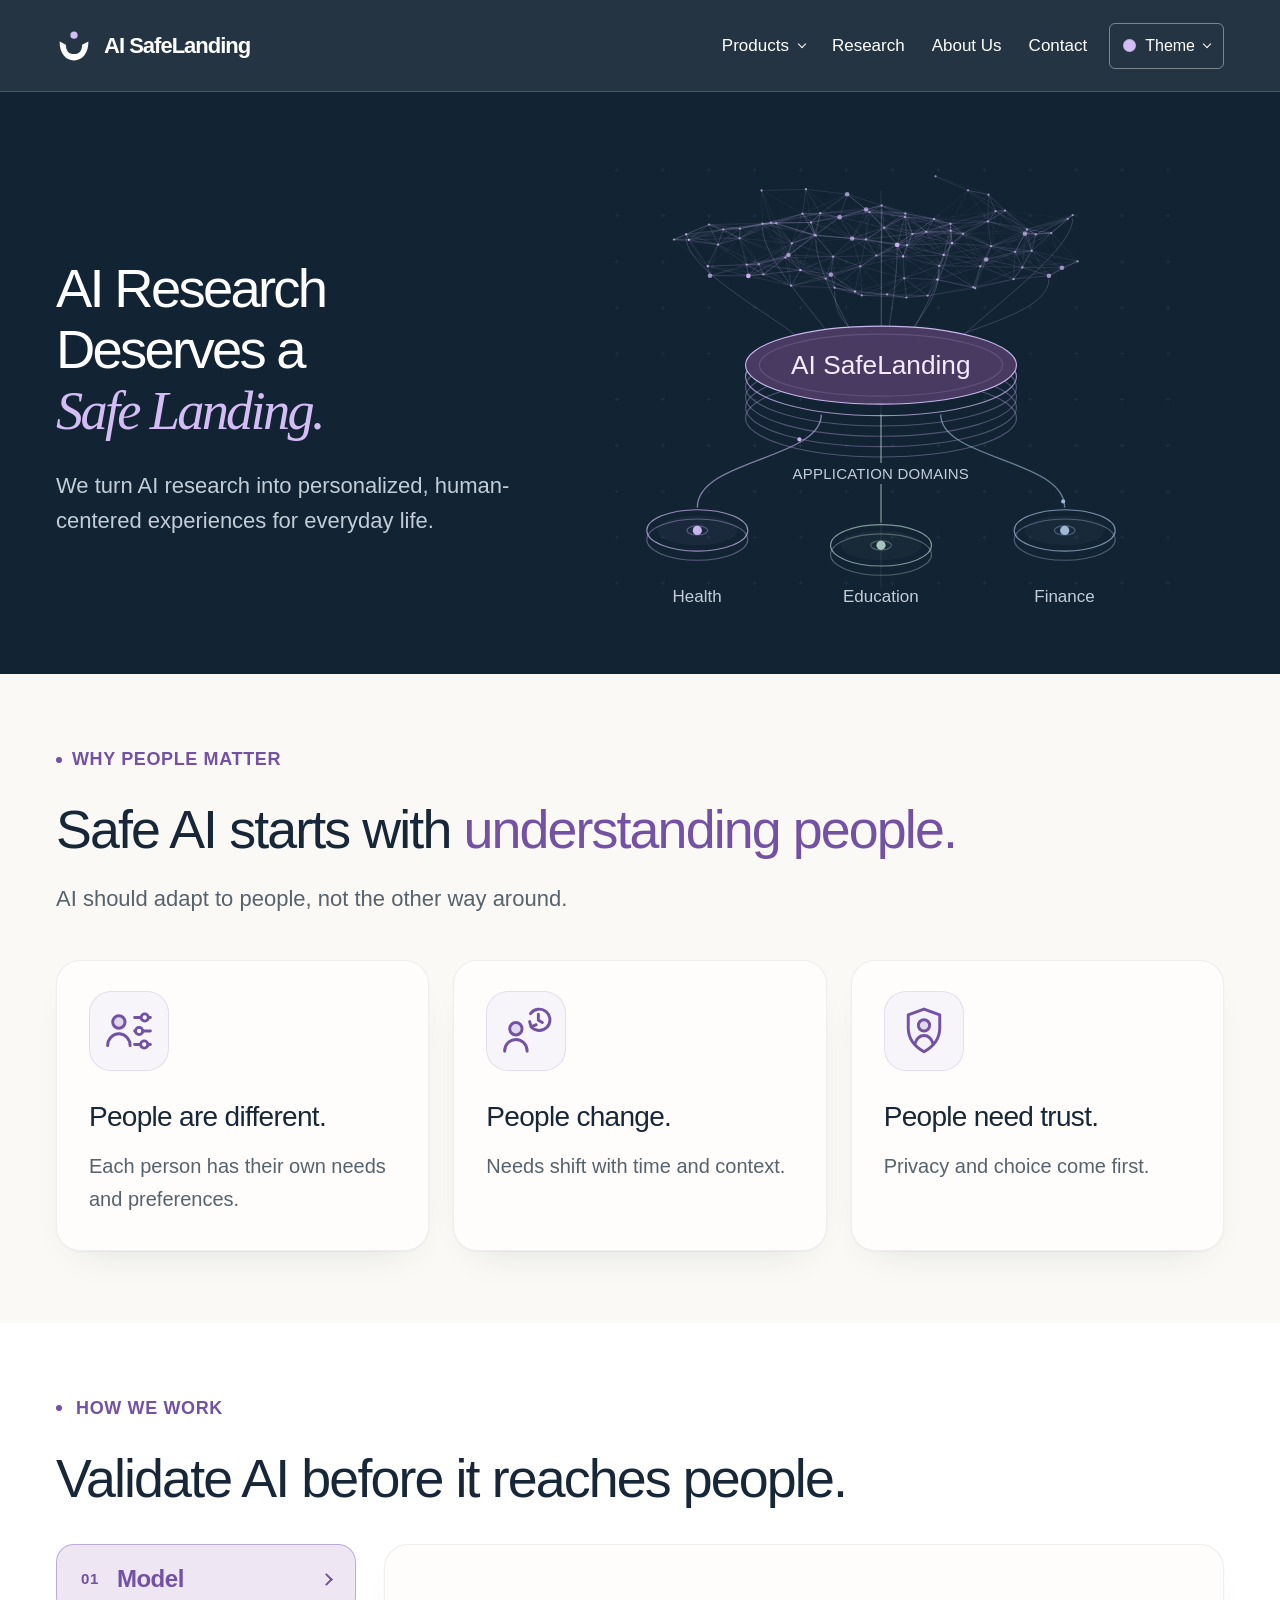
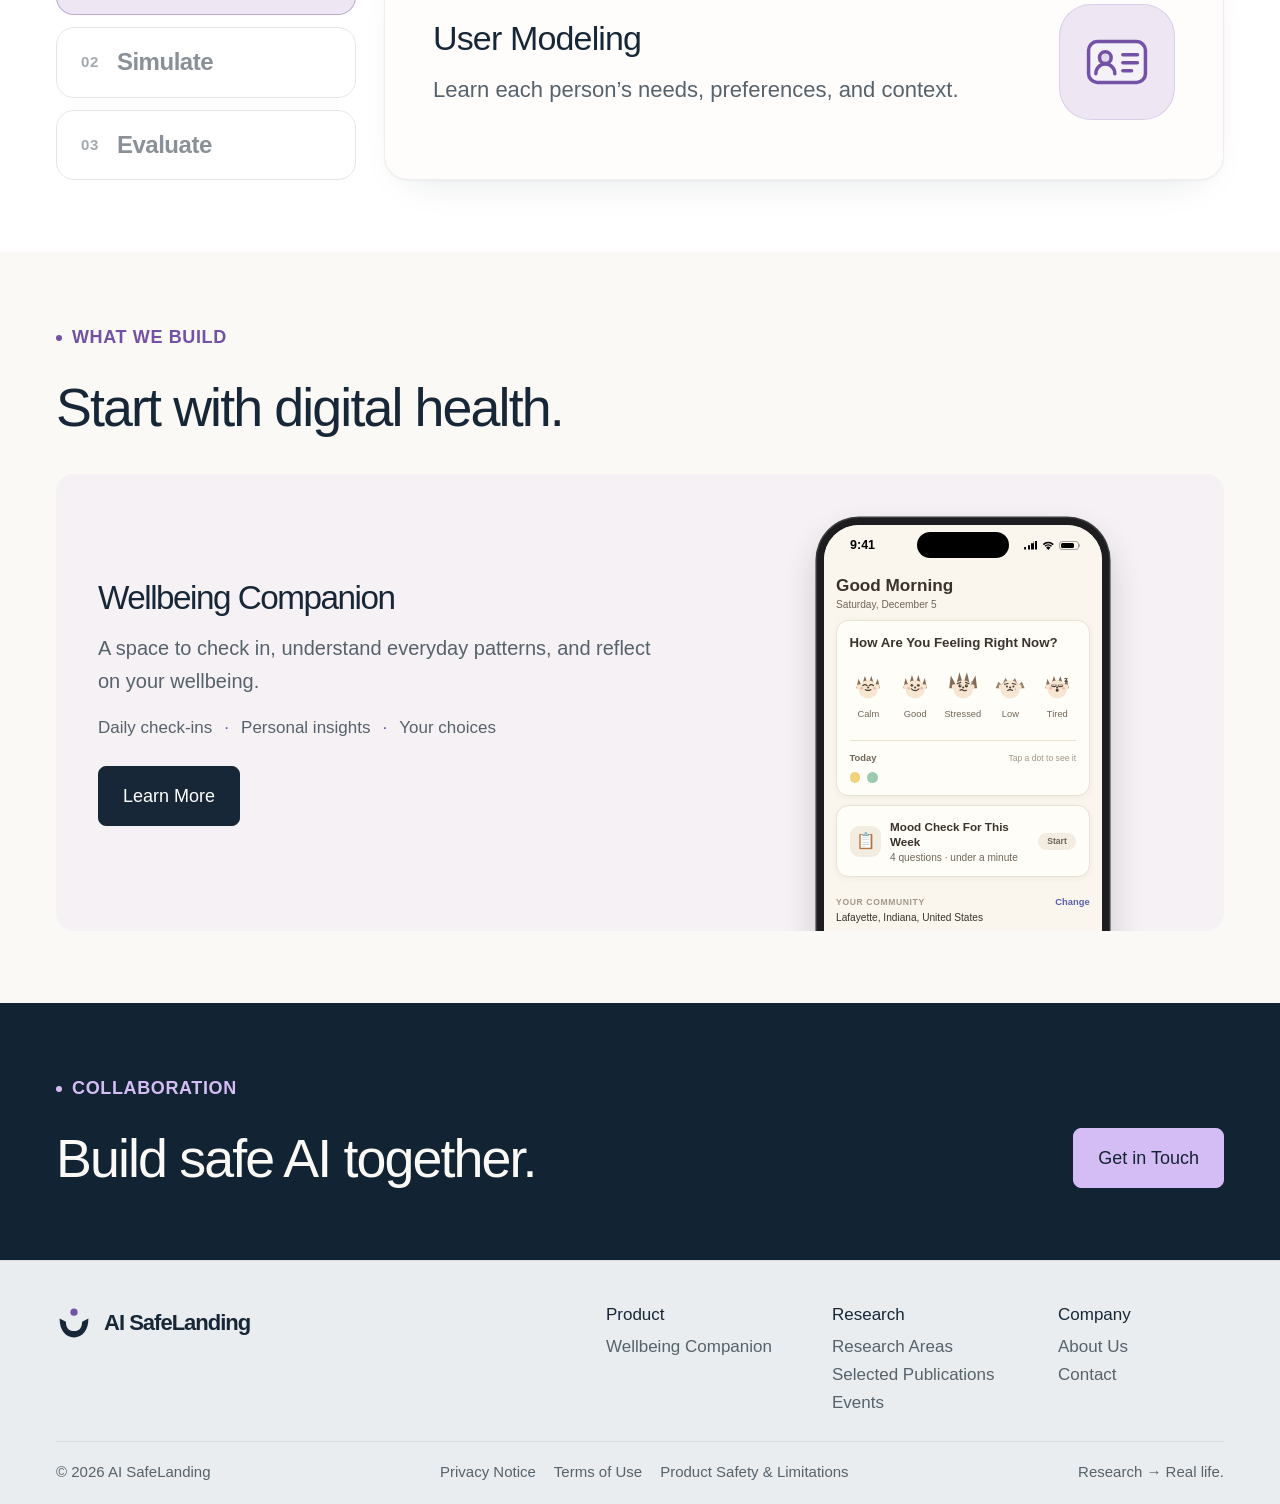
<file: site/index.html>
<!doctype html>
<!-- AI SafeLanding | V56 Unified editorial homepage. Design context: existing four themes; user modeling, simulation, applications, research and collaboration. Product UI is conceptual. Research publications supplied in the user-provided research page. -->
<html lang="en"><head><meta charset="utf-8"><meta name="viewport" content="width=device-width,initial-scale=1"><meta name="color-scheme" content="light"><meta name="theme-color" content="#101e2d"><meta name="description" content="We turn advances in AI research into personalized, human-centered experiences that make everyday life better."><meta name="robots" content="noindex,nofollow"><title>AI research deserves a safe landing — AI SafeLanding</title><link id="site-favicon" rel="icon" type="image/svg+xml" href="./assets/brand/favicon-research.svg" data-base="./assets/brand/favicon-"><script src="./assets/themes.js?v=134"></script><link rel="stylesheet" href="./assets/site.css?v=134"><link rel="stylesheet" href="./assets/wellbeing.css?v=134"><link rel="stylesheet" href="./assets/themes.css?v=134"><link rel="stylesheet" href="./assets/refinements.css?v=134"><link rel="stylesheet" href="./assets/story.css?v=134"><link rel="stylesheet" href="./assets/ui.css?v=134"><link rel="stylesheet" href="./assets/moodsense.css?v=142"><script defer src="./assets/story.js?v=134"></script><script defer src="./assets/wellbeing.js?v=134"></script><script defer src="./assets/moodsense-art.js?v=142"></script><script defer src="./assets/moodsense-planet.js?v=142"></script><script defer src="./assets/moodsense.js?v=142"></script><script defer src="./assets/site.js?v=134"></script></head><body class="page-home"><a class="skip" href="#main">Skip to content</a><header class="site-header"><div class="wrap header-inner"><a class="brand" href="./" aria-label="AI SafeLanding home"><svg class="brand-mark" xmlns="http://www.w3.org/2000/svg" viewBox="10 10 80 80" width="36" height="36" aria-hidden="true" focusable="false"><path d="M18 40 L32 47 C32 60 38 68 50 68 C62 68 68 60 68 47 L82 40 C82 66 69 82 50 82 C31 82 18 66 18 40 Z" fill="currentColor"/><circle cx="50" cy="26" r="8" fill="var(--brand-accent, currentColor)"/></svg><span>AI SafeLanding</span></a><nav class="nav" id="main-nav" aria-label="Main navigation"><div class="dropdown"><button id="product-toggle" aria-expanded="false" aria-controls="product-menu">Products<span class="chevron" aria-hidden="true"></span></button><div class="dropdown-panel" id="product-menu" hidden><a href="./products/">Wellbeing Companion</a></div></div><a href="./research/">Research</a><a href="./about/">About Us</a><a href="./contact/">Contact</a></nav><div class="header-actions"><button class="menu-toggle" aria-expanded="false" aria-controls="main-nav">Menu <span aria-hidden="true">+</span></button><div class="theme-switcher"><button type="button" id="theme-toggle" aria-expanded="false" aria-controls="theme-panel" aria-label="Change color theme"><span class="theme-dot" aria-hidden="true"></span>Theme<span class="chevron" aria-hidden="true"></span></button><div id="theme-panel" class="theme-panel" hidden><div class="theme-panel-heading"><strong>Choose a theme</strong><span>Four expressions of the same purpose.</span></div><div class="theme-options" role="group" aria-label="Color theme"><button type="button" class="theme-option" data-theme-option="research" aria-pressed="true"><span class="theme-swatches" aria-hidden="true"><i style="background:#122333"></i><i style="background:#d4bdf5"></i><i style="background:#faf9f5"></i></span><span class="theme-option-copy"><strong>Research</strong><small>Scientific depth, human warmth.</small></span><span class="theme-check" aria-hidden="true">✓</span></button><button type="button" class="theme-option" data-theme-option="care" aria-pressed="false"><span class="theme-swatches" aria-hidden="true"><i style="background:#183b32"></i><i style="background:#c8d8a5"></i><i style="background:#f7f8f0"></i></span><span class="theme-option-copy"><strong>Care</strong><small>Calm, grounded, people first.</small></span><span class="theme-check" aria-hidden="true">✓</span></button><button type="button" class="theme-option" data-theme-option="human" aria-pressed="false"><span class="theme-swatches" aria-hidden="true"><i style="background:#f5ede1"></i><i style="background:#9b4f36"></i><i style="background:#302b26"></i></span><span class="theme-option-copy"><strong>Human</strong><small>Warm, open, approachable.</small></span><span class="theme-check" aria-hidden="true">✓</span></button><button type="button" class="theme-option" data-theme-option="clarity" aria-pressed="false"><span class="theme-swatches" aria-hidden="true"><i style="background:#eaf4f4"></i><i style="background:#12696e"></i><i style="background:#193b46"></i></span><span class="theme-option-copy"><strong>Clarity</strong><small>Clear thinking, trusted technology.</small></span><span class="theme-check" aria-hidden="true">✓</span></button></div><div class="theme-panel-footer"><span id="theme-selection">Research selected</span><button type="button" id="copy-theme-link">Copy theme link</button></div><p id="theme-feedback" class="theme-feedback" role="status" aria-live="polite"></p></div></div></div></div></header><main id="main"><!-- V57: leaner homepage; former 04 (research-driven innovation) merged into 02, one accent, fewer layers per column. -->
<section class="story-hero diagram-hero" data-screen-label="Home / Research to real life">
  <div class="wrap story-hero-grid">
    <div class="story-hero-copy"><h1>AI Research Deserves a <em>Safe Landing.</em></h1><p>We turn AI research into personalized, human-centered experiences for everyday life.</p></div>
    <div class="research-art hero-research-art" role="img" aria-label="Research flows through AI SafeLanding into three application domains: health, education, and finance."><canvas id="research-canvas" aria-hidden="true"></canvas><div class="art-center">AI SafeLanding</div><span class="art-label two">APPLICATION DOMAINS</span><div class="art-outcomes"><div class="art-domains"><span>Health</span><span>Education</span><span>Finance</span></div></div></div>

  </div>
</section>
<section class="section belief-editorial" id="our-belief" aria-labelledby="belief-title" data-screen-label="Home / Why people matter"><div class="wrap">
  <header class="belief-heading"><div class="eyebrow">Why people matter</div><h2 id="belief-title">Safe AI starts with <span>understanding people.</span></h2><p>AI should adapt to people, not the other way around.</p></header>
  <ol class="belief-perspectives">
    <li><span class="people-icon" aria-hidden="true"><svg viewBox="0 0 48 48"><circle class="s" cx="15" cy="16" r="5.5"/><path d="M5 37c0-6 4.5-10.5 10-10.5S25 31 25 37"/><path d="M29 12h14M29 24h14M29 36h14"/><circle class="w" cx="38" cy="12" r="3.2"/><circle class="w" cx="33" cy="24" r="3.2"/><circle class="w" cx="37.5" cy="36" r="3.2"/></svg></span><h3>People are different.</h3><p>Each person has their own needs and preferences.</p></li>
    <li><span class="people-icon" aria-hidden="true"><svg viewBox="0 0 48 48"><circle class="s" cx="15" cy="22" r="5.5"/><path d="M5 42c0-6 4.5-10.5 10-10.5S25 36 25 42"/><path d="M28.6 20.3A9.5 9.5 0 1 0 28 8.6"/><path d="M27.2 15.6l1.4 4.7 4.5-1.9"/><path d="M35 9v5.5l3.5 2"/></svg></span><h3>People change.</h3><p>Needs shift with time and context.</p></li>
    <li><span class="people-icon" aria-hidden="true"><svg viewBox="0 0 48 48"><path class="t" d="M24 4.5l14 5.2v11.5c0 9.6-5.8 16.8-14 21.3-8.2-4.5-14-11.7-14-21.3V9.7z"/><circle class="s" cx="24" cy="19" r="5"/><path d="M15.8 35.6c1.4-4.7 4.4-7.6 8.2-7.6s6.8 2.9 8.2 7.6"/></svg></span><h3>People need trust.</h3><p>Privacy and choice come first.</p></li>
  </ol>
</div></section>
<section class="section narrative-technology" id="safe-landing" data-screen-label="Home / How we work"><div class="wrap">
<div class="section-top"><div><div class="eyebrow">How we work</div><h2>Validate AI before it reaches people.</h2></div></div>
<div class="stages" data-stages><div class="stage-tabs" role="tablist" aria-label="How we work"><button type="button" class="stage-tab" role="tab" id="stage-tab-model" aria-controls="stage-model" aria-selected="true"><span class="stage-num" aria-hidden="true">01</span><span class="stage-word">Model</span><span class="stage-tab-arrow" aria-hidden="true"></span></button><button type="button" class="stage-tab" role="tab" id="stage-tab-simulate" aria-controls="stage-simulate" aria-selected="false" tabindex="-1"><span class="stage-num" aria-hidden="true">02</span><span class="stage-word">Simulate</span><span class="stage-tab-arrow" aria-hidden="true"></span></button><button type="button" class="stage-tab" role="tab" id="stage-tab-evaluate" aria-controls="stage-evaluate" aria-selected="false" tabindex="-1"><span class="stage-num" aria-hidden="true">03</span><span class="stage-word">Evaluate</span><span class="stage-tab-arrow" aria-hidden="true"></span></button></div><div class="stage-panels"><article class="stage-panel is-active" role="tabpanel" id="stage-model" aria-labelledby="stage-tab-model"><div class="stage-copy"><h3>User Modeling</h3><p>Learn each person’s needs, preferences, and context.</p></div><span class="people-icon" aria-hidden="true"><svg viewBox="0 0 48 48"><rect class="t" x="4.5" y="10" width="39" height="28" rx="6"/><circle class="s" cx="16" cy="21" r="4"/><path d="M9.5 32c0-3.7 2.9-6.6 6.5-6.6s6.5 2.9 6.5 6.6M28 19h10M28 24.5h10M28 30h6"/></svg></span></article><article class="stage-panel" role="tabpanel" id="stage-simulate" aria-labelledby="stage-tab-simulate"><div class="stage-copy"><h3>User Simulation</h3><p>Use user proxies to collect early feedback before real users are involved.</p></div><span class="people-icon" aria-hidden="true"><svg viewBox="0 0 48 48"><circle cx="15" cy="23" r="5.5" stroke-dasharray="3.2 3"/><path d="M5 43c0-6 4.5-10.5 10-10.5S25 37 25 43" stroke-dasharray="3.6 3.4"/><path class="s" d="M28 5h12a4 4 0 0 1 4 4v7a4 4 0 0 1-4 4h-6.5L29 24v-4h-1a4 4 0 0 1-4-4V9a4 4 0 0 1 4-4z"/><path d="M29.5 12.5h.01M34 12.5h.01M38.5 12.5h.01" stroke-width="3.4"/></svg></span></article><article class="stage-panel" role="tabpanel" id="stage-evaluate" aria-labelledby="stage-tab-evaluate"><div class="stage-copy"><h3>Trustworthy Evaluation</h3><p>Check that AI is fair, explains itself, avoids one-sided suggestions, and protects privacy.</p></div><span class="people-icon" aria-hidden="true"><svg viewBox="0 0 48 48"><circle class="s" cx="14" cy="13" r="5.5"/><path d="M4 34c0-6 4.5-10.5 10-10.5 2.6 0 4.9 1 6.7 2.6"/><circle class="w" cx="30" cy="30" r="9"/><path d="M26 30.2l3 3 5.2-5.6M36.6 36.6L43 43"/></svg></span></article></div></div></div></section>
<section class="section narrative-product" id="what-we-build" data-screen-label="Home / What We Build"><div class="wrap" id="possibilities">
<div class="section-top"><div><div class="eyebrow">What We Build</div><h2>Start with digital health.</h2></div></div>
<article class="mental-health-feature" id="products"><div class="mental-health-copy"><h3>Wellbeing Companion</h3><p>A space to check in, understand everyday patterns, and reflect on your wellbeing.</p><div class="companion-features"><span>Daily check-ins</span><span>Personal insights</span><span>Your choices</span></div><a class="button" href="./products/">Learn More</a></div><div class="phone-showcase home-checkin-preview home-moodsense" role="img" aria-label="MoodSense app concept: the Home tab, with a one-tap mood check-in."><div inert><div class="ms-device" data-ms-phone data-ms-start="home">
  <div class="ms-statusbar" aria-hidden="true"><span class="ms-clock">9:41</span><span class="ms-island"></span><span class="ms-sys"><i class="ms-signal"></i><i class="ms-wifi"></i><i class="ms-battery"></i></span></div>
  <div class="ms-body">
    <div class="ms-scroll" data-ms-view="home" tabindex="-1"></div>
    <div class="ms-scroll" data-ms-view="community" tabindex="-1" hidden></div>
    <div class="ms-scroll" data-ms-view="recharge" tabindex="-1" hidden></div>
    <div class="ms-scroll" data-ms-view="you" tabindex="-1" hidden></div>
  </div>
  <nav class="ms-tabbar" aria-label="MoodSense tabs">
    <button type="button" data-ms-go="home"><i data-ms-icon="home"></i><span>Home</span></button>
    <button type="button" data-ms-go="community"><i data-ms-icon="people"></i><span>Community</span></button>
    <button type="button" data-ms-go="recharge"><i data-ms-icon="leaf"></i><span>Recharge</span></button>
    <button type="button" data-ms-go="you"><i data-ms-icon="person"></i><span>You</span></button>
  </nav>
  <span class="ms-homebar" aria-hidden="true"></span>
  <noscript><p class="ms-noscript">Turn on JavaScript to try the MoodSense preview.</p></noscript>
</div>
</div></div></article>
</div></section>
<section class="section story-brand-closing narrative-collaboration" data-screen-label="Home / Collaboration"><div class="wrap"><div class="eyebrow">Collaboration</div><h2>Build safe AI together.</h2><a class="button" href="./contact/">Get in Touch</a></div></section>
</main><footer class="site-footer" id="site-footer"><div class="wrap"><div class="footer-main"><div class="footer-brand"><a class="brand" href="./"><svg class="brand-mark" xmlns="http://www.w3.org/2000/svg" viewBox="10 10 80 80" width="36" height="36" aria-hidden="true" focusable="false"><path d="M18 40 L32 47 C32 60 38 68 50 68 C62 68 68 60 68 47 L82 40 C82 66 69 82 50 82 C31 82 18 66 18 40 Z" fill="currentColor"/><circle cx="50" cy="26" r="8" fill="var(--brand-accent, currentColor)"/></svg><span>AI SafeLanding</span></a></div><div class="footer-links"><div><strong>Product</strong><a href="./products/">Wellbeing Companion</a></div><div><strong>Research</strong><a href="./research/#research-areas">Research Areas</a><a href="./research/#publications">Selected Publications</a><a href="./research/#events">Events</a></div><div><strong>Company</strong><a href="./about/">About Us</a><a href="./contact/">Contact</a></div></div></div><div class="footer-bottom"><span>© 2026 AI SafeLanding</span><div class="footer-legal"><span>Privacy Notice</span><span>Terms of Use</span><span>Product Safety &amp; Limitations</span></div><span>Research → Real life.</span></div></div></footer><noscript><div class="noscript">All pages remain accessible. JavaScript enables the mobile menu, concept interaction, and inquiry draft. Use the footer links to navigate.</div></noscript></body></html>
</file>
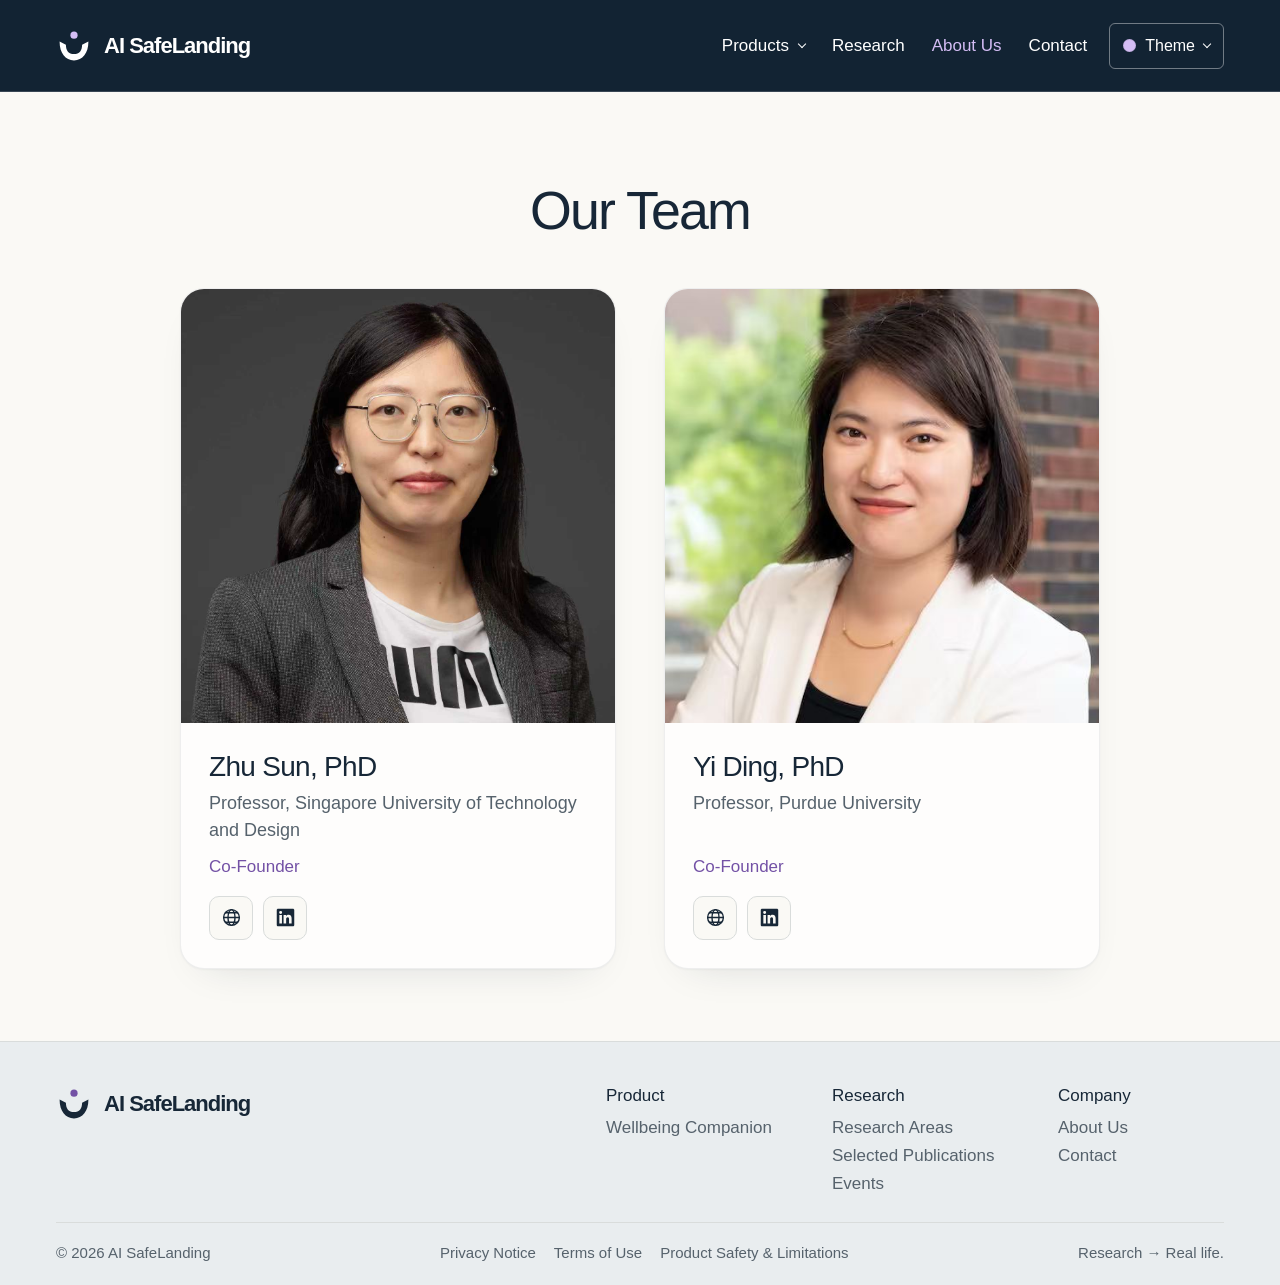
<file: site/about/index.html>
<!doctype html>
<!-- AI SafeLanding | V56 Unified editorial homepage. Design context: existing four themes; user modeling, simulation, applications, research and collaboration. Product UI is conceptual. Research publications supplied in the user-provided research page. -->
<html lang="en"><head><meta charset="utf-8"><meta name="viewport" content="width=device-width,initial-scale=1"><meta name="color-scheme" content="light"><meta name="theme-color" content="#101e2d"><meta name="description" content="AI SafeLanding is a research-driven AI company translating research into practical, human-centered products."><meta name="robots" content="noindex,nofollow"><title>About Us — AI SafeLanding</title><link id="site-favicon" rel="icon" type="image/svg+xml" href="../assets/brand/favicon-research.svg" data-base="../assets/brand/favicon-"><script src="../assets/themes.js?v=134"></script><link rel="stylesheet" href="../assets/site.css?v=134"><link rel="stylesheet" href="../assets/wellbeing.css?v=134"><link rel="stylesheet" href="../assets/themes.css?v=134"><link rel="stylesheet" href="../assets/refinements.css?v=134"><link rel="stylesheet" href="../assets/story.css?v=134"><link rel="stylesheet" href="../assets/ui.css?v=134"><link rel="stylesheet" href="../assets/moodsense.css?v=142"><script defer src="../assets/story.js?v=134"></script><script defer src="../assets/wellbeing.js?v=134"></script><script defer src="../assets/moodsense-art.js?v=142"></script><script defer src="../assets/moodsense-planet.js?v=142"></script><script defer src="../assets/moodsense.js?v=142"></script><script defer src="../assets/site.js?v=134"></script></head><body class="page-interior page-editorial page-unified page-about"><a class="skip" href="#main">Skip to content</a><header class="site-header"><div class="wrap header-inner"><a class="brand" href="../" aria-label="AI SafeLanding home"><svg class="brand-mark" xmlns="http://www.w3.org/2000/svg" viewBox="10 10 80 80" width="36" height="36" aria-hidden="true" focusable="false"><path d="M18 40 L32 47 C32 60 38 68 50 68 C62 68 68 60 68 47 L82 40 C82 66 69 82 50 82 C31 82 18 66 18 40 Z" fill="currentColor"/><circle cx="50" cy="26" r="8" fill="var(--brand-accent, currentColor)"/></svg><span>AI SafeLanding</span></a><nav class="nav" id="main-nav" aria-label="Main navigation"><div class="dropdown"><button id="product-toggle" aria-expanded="false" aria-controls="product-menu">Products<span class="chevron" aria-hidden="true"></span></button><div class="dropdown-panel" id="product-menu" hidden><a href="../products/">Wellbeing Companion</a></div></div><a href="../research/">Research</a><a href="../about/" aria-current="page">About Us</a><a href="../contact/">Contact</a></nav><div class="header-actions"><button class="menu-toggle" aria-expanded="false" aria-controls="main-nav">Menu <span aria-hidden="true">+</span></button><div class="theme-switcher"><button type="button" id="theme-toggle" aria-expanded="false" aria-controls="theme-panel" aria-label="Change color theme"><span class="theme-dot" aria-hidden="true"></span>Theme<span class="chevron" aria-hidden="true"></span></button><div id="theme-panel" class="theme-panel" hidden><div class="theme-panel-heading"><strong>Choose a theme</strong><span>Four expressions of the same purpose.</span></div><div class="theme-options" role="group" aria-label="Color theme"><button type="button" class="theme-option" data-theme-option="research" aria-pressed="true"><span class="theme-swatches" aria-hidden="true"><i style="background:#122333"></i><i style="background:#d4bdf5"></i><i style="background:#faf9f5"></i></span><span class="theme-option-copy"><strong>Research</strong><small>Scientific depth, human warmth.</small></span><span class="theme-check" aria-hidden="true">✓</span></button><button type="button" class="theme-option" data-theme-option="care" aria-pressed="false"><span class="theme-swatches" aria-hidden="true"><i style="background:#183b32"></i><i style="background:#c8d8a5"></i><i style="background:#f7f8f0"></i></span><span class="theme-option-copy"><strong>Care</strong><small>Calm, grounded, people first.</small></span><span class="theme-check" aria-hidden="true">✓</span></button><button type="button" class="theme-option" data-theme-option="human" aria-pressed="false"><span class="theme-swatches" aria-hidden="true"><i style="background:#f5ede1"></i><i style="background:#9b4f36"></i><i style="background:#302b26"></i></span><span class="theme-option-copy"><strong>Human</strong><small>Warm, open, approachable.</small></span><span class="theme-check" aria-hidden="true">✓</span></button><button type="button" class="theme-option" data-theme-option="clarity" aria-pressed="false"><span class="theme-swatches" aria-hidden="true"><i style="background:#eaf4f4"></i><i style="background:#12696e"></i><i style="background:#193b46"></i></span><span class="theme-option-copy"><strong>Clarity</strong><small>Clear thinking, trusted technology.</small></span><span class="theme-check" aria-hidden="true">✓</span></button></div><div class="theme-panel-footer"><span id="theme-selection">Research selected</span><button type="button" id="copy-theme-link">Copy theme link</button></div><p id="theme-feedback" class="theme-feedback" role="status" aria-live="polite"></p></div></div></div></div></header><main id="main"><!-- Photos and co-founder roles supplied by the user; universities verified 2026-10-18 against each personal homepage. -->
<section class="section founding-team" id="founding-team" aria-labelledby="founding-team-title">
  <div class="wrap">
    <div class="section-top"><h1 id="founding-team-title">Our Team</h1></div>
    <div class="team-grid">
      <article class="team-card">
        <div class="team-photo"><img src="../assets/team/zhu-sun.jpg" alt="Zhu Sun" width="1307" height="1280" loading="lazy" decoding="async"></div>
        <div class="team-body"><h3>Zhu Sun, <span class="team-degree">PhD</span></h3><p class="team-affiliation">Professor, Singapore University of Technology and Design</p><p class="team-role">Co-Founder</p><div class="team-links"><a class="team-icon-link team-homepage" title="Personal homepage" href="https://sites.google.com/view/zhusun/home" target="_blank" rel="noopener noreferrer" aria-label="Visit Zhu Sun’s personal homepage (opens in a new tab)"><svg viewBox="0 0 24 24" fill="none" stroke="currentColor" stroke-width="1.6" stroke-linecap="round" stroke-linejoin="round" aria-hidden="true" focusable="false"><circle cx="12" cy="12" r="9"/><ellipse cx="12" cy="12" rx="4" ry="9"/><path d="M3 12h18M5 6.5h14M5 17.5h14"/></svg></a><a class="team-icon-link team-linkedin" title="LinkedIn" href="https://www.linkedin.com/in/sun-zhu-8b5b8412b/" target="_blank" rel="noopener noreferrer" aria-label="Visit Zhu Sun’s LinkedIn profile (opens in a new tab)"><svg viewBox="0 0 24 24" fill="currentColor" aria-hidden="true" focusable="false"><path d="M20.45 2H3.55C2.69 2 2 2.68 2 3.52v16.96c0 .84.69 1.52 1.55 1.52h16.9c.86 0 1.55-.68 1.55-1.52V3.52c0-.84-.69-1.52-1.55-1.52ZM7.93 18.75H4.98V9.2h2.95v9.55ZM6.45 7.9a1.71 1.71 0 1 1 0-3.42 1.71 1.71 0 0 1 0 3.42ZM19 18.75h-2.94V14.1c0-1.1-.02-2.52-1.54-2.52-1.54 0-1.78 1.2-1.78 2.44v4.73H9.8V9.2h2.82v1.3h.04c.39-.74 1.35-1.52 2.78-1.52 2.98 0 3.56 1.96 3.56 4.5v5.27Z"/></svg></a></div></div>
      </article>
      <article class="team-card">
        <div class="team-photo"><img src="../assets/team/yi-ding.jpg" alt="Yi Ding" width="530" height="500" loading="lazy" decoding="async"></div>
        <div class="team-body"><h3>Yi Ding, <span class="team-degree">PhD</span></h3><p class="team-affiliation">Professor, Purdue University</p><p class="team-role">Co-Founder</p><div class="team-links"><a class="team-icon-link team-homepage" title="Personal homepage" href="https://y-ding.github.io/" target="_blank" rel="noopener noreferrer" aria-label="Visit Yi Ding’s personal homepage (opens in a new tab)"><svg viewBox="0 0 24 24" fill="none" stroke="currentColor" stroke-width="1.6" stroke-linecap="round" stroke-linejoin="round" aria-hidden="true" focusable="false"><circle cx="12" cy="12" r="9"/><ellipse cx="12" cy="12" rx="4" ry="9"/><path d="M3 12h18M5 6.5h14M5 17.5h14"/></svg></a><a class="team-icon-link team-linkedin" title="LinkedIn" href="https://www.linkedin.com/in/yidingpurdue/" target="_blank" rel="noopener noreferrer" aria-label="Visit Yi Ding’s LinkedIn profile (opens in a new tab)"><svg viewBox="0 0 24 24" fill="currentColor" aria-hidden="true" focusable="false"><path d="M20.45 2H3.55C2.69 2 2 2.68 2 3.52v16.96c0 .84.69 1.52 1.55 1.52h16.9c.86 0 1.55-.68 1.55-1.52V3.52c0-.84-.69-1.52-1.55-1.52ZM7.93 18.75H4.98V9.2h2.95v9.55ZM6.45 7.9a1.71 1.71 0 1 1 0-3.42 1.71 1.71 0 0 1 0 3.42ZM19 18.75h-2.94V14.1c0-1.1-.02-2.52-1.54-2.52-1.54 0-1.78 1.2-1.78 2.44v4.73H9.8V9.2h2.82v1.3h.04c.39-.74 1.35-1.52 2.78-1.52 2.98 0 3.56 1.96 3.56 4.5v5.27Z"/></svg></a></div></div>
      </article>
    </div>
  </div>
</section>

</main><footer class="site-footer" id="site-footer"><div class="wrap"><div class="footer-main"><div class="footer-brand"><a class="brand" href="../"><svg class="brand-mark" xmlns="http://www.w3.org/2000/svg" viewBox="10 10 80 80" width="36" height="36" aria-hidden="true" focusable="false"><path d="M18 40 L32 47 C32 60 38 68 50 68 C62 68 68 60 68 47 L82 40 C82 66 69 82 50 82 C31 82 18 66 18 40 Z" fill="currentColor"/><circle cx="50" cy="26" r="8" fill="var(--brand-accent, currentColor)"/></svg><span>AI SafeLanding</span></a></div><div class="footer-links"><div><strong>Product</strong><a href="../products/">Wellbeing Companion</a></div><div><strong>Research</strong><a href="../research/#research-areas">Research Areas</a><a href="../research/#publications">Selected Publications</a><a href="../research/#events">Events</a></div><div><strong>Company</strong><a href="../about/">About Us</a><a href="../contact/">Contact</a></div></div></div><div class="footer-bottom"><span>© 2026 AI SafeLanding</span><div class="footer-legal"><span>Privacy Notice</span><span>Terms of Use</span><span>Product Safety &amp; Limitations</span></div><span>Research → Real life.</span></div></div></footer><noscript><div class="noscript">All pages remain accessible. JavaScript enables the mobile menu, concept interaction, and inquiry draft. Use the footer links to navigate.</div></noscript></body></html>
</file>
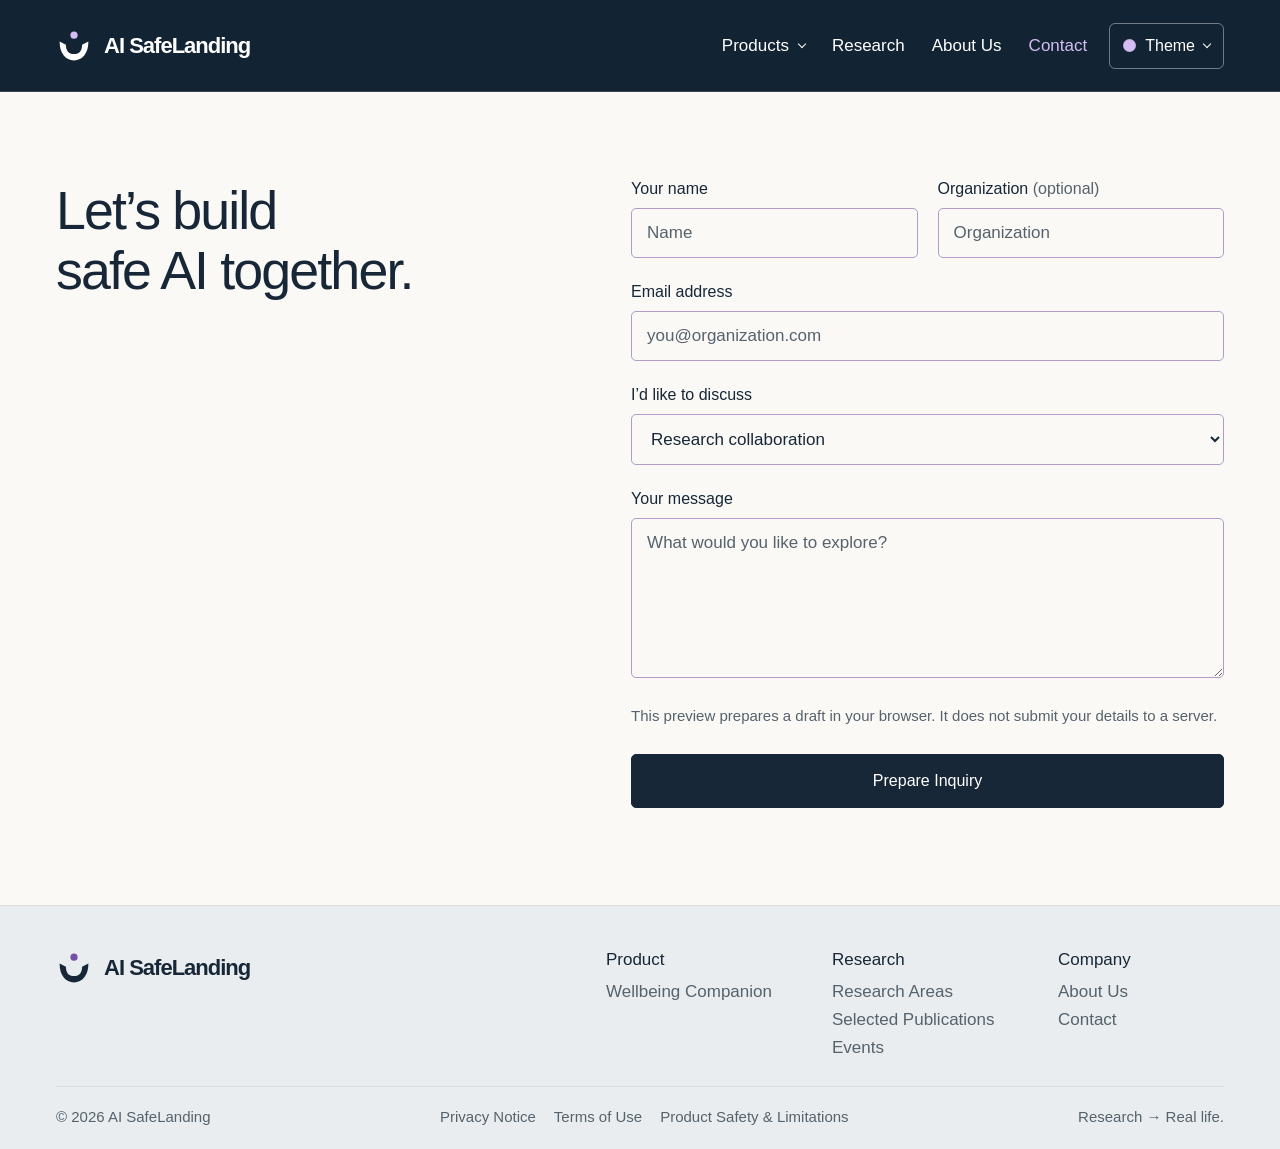
<file: site/contact/index.html>
<!doctype html>
<!-- AI SafeLanding | V56 Unified editorial homepage. Design context: existing four themes; user modeling, simulation, applications, research and collaboration. Product UI is conceptual. Research publications supplied in the user-provided research page. -->
<html lang="en"><head><meta charset="utf-8"><meta name="viewport" content="width=device-width,initial-scale=1"><meta name="color-scheme" content="light"><meta name="theme-color" content="#101e2d"><meta name="description" content="Prepare a conversation about research, products, or responsible AI partnerships."><meta name="robots" content="noindex,nofollow"><title>Contact — AI SafeLanding</title><link id="site-favicon" rel="icon" type="image/svg+xml" href="../assets/brand/favicon-research.svg" data-base="../assets/brand/favicon-"><script src="../assets/themes.js?v=134"></script><link rel="stylesheet" href="../assets/site.css?v=134"><link rel="stylesheet" href="../assets/wellbeing.css?v=134"><link rel="stylesheet" href="../assets/themes.css?v=134"><link rel="stylesheet" href="../assets/refinements.css?v=134"><link rel="stylesheet" href="../assets/story.css?v=134"><link rel="stylesheet" href="../assets/ui.css?v=134"><link rel="stylesheet" href="../assets/moodsense.css?v=142"><script defer src="../assets/story.js?v=134"></script><script defer src="../assets/wellbeing.js?v=134"></script><script defer src="../assets/moodsense-art.js?v=142"></script><script defer src="../assets/moodsense-planet.js?v=142"></script><script defer src="../assets/moodsense.js?v=142"></script><script defer src="../assets/site.js?v=134"></script></head><body class="page-interior"><a class="skip" href="#main">Skip to content</a><header class="site-header"><div class="wrap header-inner"><a class="brand" href="../" aria-label="AI SafeLanding home"><svg class="brand-mark" xmlns="http://www.w3.org/2000/svg" viewBox="10 10 80 80" width="36" height="36" aria-hidden="true" focusable="false"><path d="M18 40 L32 47 C32 60 38 68 50 68 C62 68 68 60 68 47 L82 40 C82 66 69 82 50 82 C31 82 18 66 18 40 Z" fill="currentColor"/><circle cx="50" cy="26" r="8" fill="var(--brand-accent, currentColor)"/></svg><span>AI SafeLanding</span></a><nav class="nav" id="main-nav" aria-label="Main navigation"><div class="dropdown"><button id="product-toggle" aria-expanded="false" aria-controls="product-menu">Products<span class="chevron" aria-hidden="true"></span></button><div class="dropdown-panel" id="product-menu" hidden><a href="../products/">Wellbeing Companion</a></div></div><a href="../research/">Research</a><a href="../about/">About Us</a><a href="../contact/" aria-current="page">Contact</a></nav><div class="header-actions"><button class="menu-toggle" aria-expanded="false" aria-controls="main-nav">Menu <span aria-hidden="true">+</span></button><div class="theme-switcher"><button type="button" id="theme-toggle" aria-expanded="false" aria-controls="theme-panel" aria-label="Change color theme"><span class="theme-dot" aria-hidden="true"></span>Theme<span class="chevron" aria-hidden="true"></span></button><div id="theme-panel" class="theme-panel" hidden><div class="theme-panel-heading"><strong>Choose a theme</strong><span>Four expressions of the same purpose.</span></div><div class="theme-options" role="group" aria-label="Color theme"><button type="button" class="theme-option" data-theme-option="research" aria-pressed="true"><span class="theme-swatches" aria-hidden="true"><i style="background:#122333"></i><i style="background:#d4bdf5"></i><i style="background:#faf9f5"></i></span><span class="theme-option-copy"><strong>Research</strong><small>Scientific depth, human warmth.</small></span><span class="theme-check" aria-hidden="true">✓</span></button><button type="button" class="theme-option" data-theme-option="care" aria-pressed="false"><span class="theme-swatches" aria-hidden="true"><i style="background:#183b32"></i><i style="background:#c8d8a5"></i><i style="background:#f7f8f0"></i></span><span class="theme-option-copy"><strong>Care</strong><small>Calm, grounded, people first.</small></span><span class="theme-check" aria-hidden="true">✓</span></button><button type="button" class="theme-option" data-theme-option="human" aria-pressed="false"><span class="theme-swatches" aria-hidden="true"><i style="background:#f5ede1"></i><i style="background:#9b4f36"></i><i style="background:#302b26"></i></span><span class="theme-option-copy"><strong>Human</strong><small>Warm, open, approachable.</small></span><span class="theme-check" aria-hidden="true">✓</span></button><button type="button" class="theme-option" data-theme-option="clarity" aria-pressed="false"><span class="theme-swatches" aria-hidden="true"><i style="background:#eaf4f4"></i><i style="background:#12696e"></i><i style="background:#193b46"></i></span><span class="theme-option-copy"><strong>Clarity</strong><small>Clear thinking, trusted technology.</small></span><span class="theme-check" aria-hidden="true">✓</span></button></div><div class="theme-panel-footer"><span id="theme-selection">Research selected</span><button type="button" id="copy-theme-link">Copy theme link</button></div><p id="theme-feedback" class="theme-feedback" role="status" aria-live="polite"></p></div></div></div></div></header><main id="main"><section class="section contact-page"><div class="wrap contact-grid"><aside class="contact-aside"><h1>Let’s build safe&nbsp;AI together.</h1></aside><form class="contact-form" id="contact-form"><div class="form-row"><div class="field"><label for="name">Your name</label><input id="name" name="name" autocomplete="name" placeholder="Name" required maxlength="100"></div><div class="field"><label for="organization">Organization <span style="color:var(--muted)">(optional)</span></label><input id="organization" name="organization" autocomplete="organization" placeholder="Organization" maxlength="160"></div></div><div class="field"><label for="email">Email address</label><input id="email" name="email" type="email" autocomplete="email" placeholder="you@organization.com" required maxlength="254"></div><div class="field"><label for="topic">I’d like to discuss</label><select id="topic" name="topic"><option value="Research">Research collaboration</option><option value="Product">A product direction</option><option value="Partnership">A potential partnership</option><option value="General">A general inquiry</option></select></div><div class="field"><label for="message">Your message</label><textarea id="message" name="message" placeholder="What would you like to explore?" required minlength="20" maxlength="4000"></textarea></div><p class="form-note">This preview prepares a draft in your browser. It does not submit your details to a server.</p><button type="submit" class="button">Prepare Inquiry </button><p id="form-feedback" class="form-feedback" role="status"></p><div id="draft-preview" class="draft-preview" hidden><strong style="font-size:18px">Your inquiry draft</strong><pre id="draft-text"></pre><div class="actions"><button type="button" class="button" id="copy-draft">Copy Draft</button><button type="button" class="button light" id="download-draft">Download .txt</button></div></div></form></div></section></main><footer class="site-footer" id="site-footer"><div class="wrap"><div class="footer-main"><div class="footer-brand"><a class="brand" href="../"><svg class="brand-mark" xmlns="http://www.w3.org/2000/svg" viewBox="10 10 80 80" width="36" height="36" aria-hidden="true" focusable="false"><path d="M18 40 L32 47 C32 60 38 68 50 68 C62 68 68 60 68 47 L82 40 C82 66 69 82 50 82 C31 82 18 66 18 40 Z" fill="currentColor"/><circle cx="50" cy="26" r="8" fill="var(--brand-accent, currentColor)"/></svg><span>AI SafeLanding</span></a></div><div class="footer-links"><div><strong>Product</strong><a href="../products/">Wellbeing Companion</a></div><div><strong>Research</strong><a href="../research/#research-areas">Research Areas</a><a href="../research/#publications">Selected Publications</a><a href="../research/#events">Events</a></div><div><strong>Company</strong><a href="../about/">About Us</a><a href="../contact/">Contact</a></div></div></div><div class="footer-bottom"><span>© 2026 AI SafeLanding</span><div class="footer-legal"><span>Privacy Notice</span><span>Terms of Use</span><span>Product Safety &amp; Limitations</span></div><span>Research → Real life.</span></div></div></footer><noscript><div class="noscript">All pages remain accessible. JavaScript enables the mobile menu, concept interaction, and inquiry draft. Use the footer links to navigate.</div></noscript></body></html>
</file>
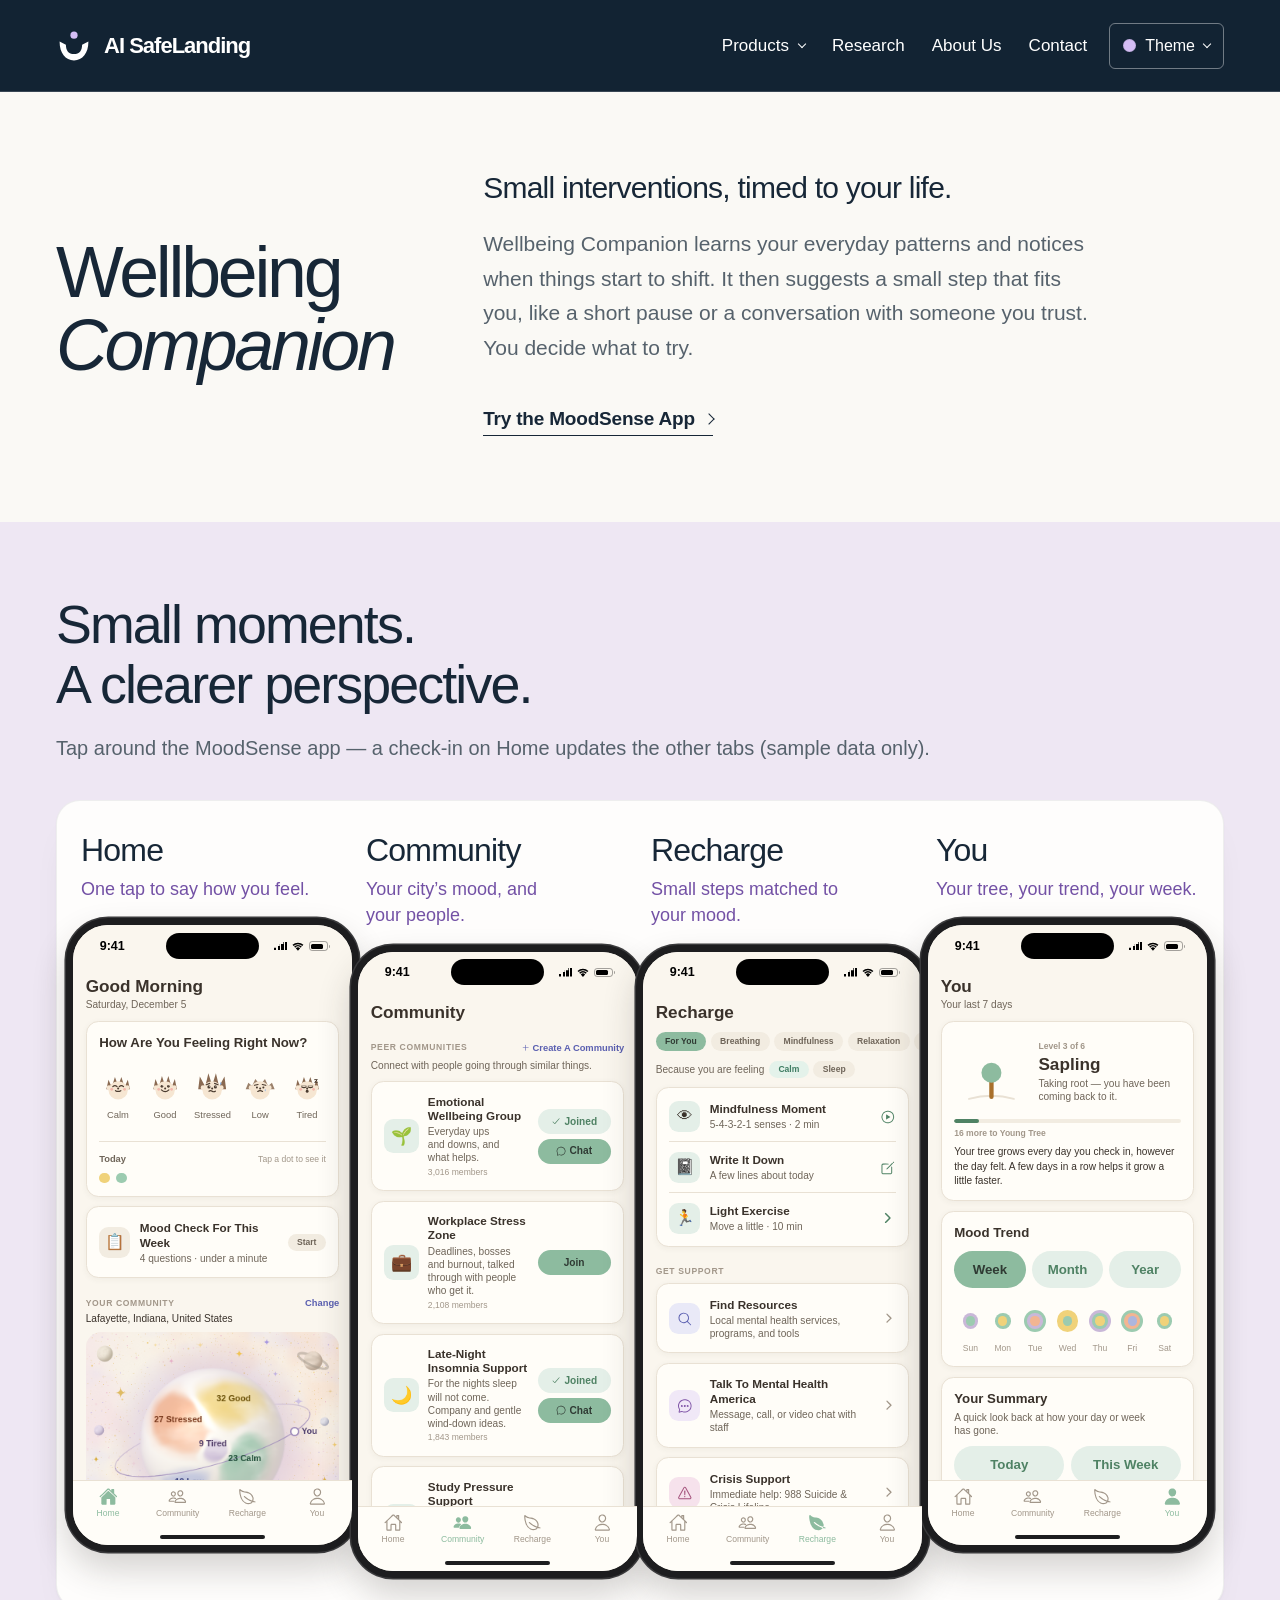
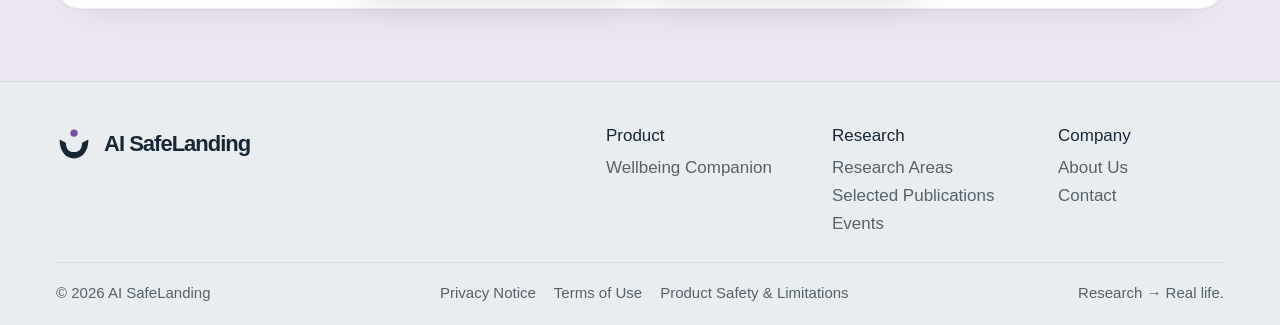
<file: site/products/index.html>
<!doctype html>
<!-- AI SafeLanding | V56 Unified editorial homepage. Design context: existing four themes; user modeling, simulation, applications, research and collaboration. Product UI is conceptual. Research publications supplied in the user-provided research page. -->
<html lang="en"><head><meta charset="utf-8"><meta name="viewport" content="width=device-width,initial-scale=1"><meta name="color-scheme" content="light"><meta name="theme-color" content="#101e2d"><meta name="description" content="An everyday wellbeing app concept for daily check-ins, personal patterns, reflection, support and privacy control."><meta name="robots" content="noindex,nofollow"><title>Wellbeing Companion — AI SafeLanding</title><link id="site-favicon" rel="icon" type="image/svg+xml" href="../assets/brand/favicon-research.svg" data-base="../assets/brand/favicon-"><script src="../assets/themes.js?v=134"></script><link rel="stylesheet" href="../assets/site.css?v=134"><link rel="stylesheet" href="../assets/wellbeing.css?v=134"><link rel="stylesheet" href="../assets/themes.css?v=134"><link rel="stylesheet" href="../assets/refinements.css?v=134"><link rel="stylesheet" href="../assets/story.css?v=134"><link rel="stylesheet" href="../assets/ui.css?v=134"><link rel="stylesheet" href="../assets/moodsense.css?v=142"><script defer src="../assets/story.js?v=134"></script><script defer src="../assets/wellbeing.js?v=134"></script><script defer src="../assets/moodsense-art.js?v=142"></script><script defer src="../assets/moodsense-planet.js?v=142"></script><script defer src="../assets/moodsense.js?v=142"></script><script defer src="../assets/site.js?v=134"></script></head><body class="page-interior page-editorial page-unified page-products"><a class="skip" href="#main">Skip to content</a><header class="site-header"><div class="wrap header-inner"><a class="brand" href="../" aria-label="AI SafeLanding home"><svg class="brand-mark" xmlns="http://www.w3.org/2000/svg" viewBox="10 10 80 80" width="36" height="36" aria-hidden="true" focusable="false"><path d="M18 40 L32 47 C32 60 38 68 50 68 C62 68 68 60 68 47 L82 40 C82 66 69 82 50 82 C31 82 18 66 18 40 Z" fill="currentColor"/><circle cx="50" cy="26" r="8" fill="var(--brand-accent, currentColor)"/></svg><span>AI SafeLanding</span></a><nav class="nav" id="main-nav" aria-label="Main navigation"><div class="dropdown"><button id="product-toggle" aria-expanded="false" aria-controls="product-menu">Products<span class="chevron" aria-hidden="true"></span></button><div class="dropdown-panel" id="product-menu" hidden><a href="../products/">Wellbeing Companion</a></div></div><a href="../research/">Research</a><a href="../about/">About Us</a><a href="../contact/">Contact</a></nav><div class="header-actions"><button class="menu-toggle" aria-expanded="false" aria-controls="main-nav">Menu <span aria-hidden="true">+</span></button><div class="theme-switcher"><button type="button" id="theme-toggle" aria-expanded="false" aria-controls="theme-panel" aria-label="Change color theme"><span class="theme-dot" aria-hidden="true"></span>Theme<span class="chevron" aria-hidden="true"></span></button><div id="theme-panel" class="theme-panel" hidden><div class="theme-panel-heading"><strong>Choose a theme</strong><span>Four expressions of the same purpose.</span></div><div class="theme-options" role="group" aria-label="Color theme"><button type="button" class="theme-option" data-theme-option="research" aria-pressed="true"><span class="theme-swatches" aria-hidden="true"><i style="background:#122333"></i><i style="background:#d4bdf5"></i><i style="background:#faf9f5"></i></span><span class="theme-option-copy"><strong>Research</strong><small>Scientific depth, human warmth.</small></span><span class="theme-check" aria-hidden="true">✓</span></button><button type="button" class="theme-option" data-theme-option="care" aria-pressed="false"><span class="theme-swatches" aria-hidden="true"><i style="background:#183b32"></i><i style="background:#c8d8a5"></i><i style="background:#f7f8f0"></i></span><span class="theme-option-copy"><strong>Care</strong><small>Calm, grounded, people first.</small></span><span class="theme-check" aria-hidden="true">✓</span></button><button type="button" class="theme-option" data-theme-option="human" aria-pressed="false"><span class="theme-swatches" aria-hidden="true"><i style="background:#f5ede1"></i><i style="background:#9b4f36"></i><i style="background:#302b26"></i></span><span class="theme-option-copy"><strong>Human</strong><small>Warm, open, approachable.</small></span><span class="theme-check" aria-hidden="true">✓</span></button><button type="button" class="theme-option" data-theme-option="clarity" aria-pressed="false"><span class="theme-swatches" aria-hidden="true"><i style="background:#eaf4f4"></i><i style="background:#12696e"></i><i style="background:#193b46"></i></span><span class="theme-option-copy"><strong>Clarity</strong><small>Clear thinking, trusted technology.</small></span><span class="theme-check" aria-hidden="true">✓</span></button></div><div class="theme-panel-footer"><span id="theme-selection">Research selected</span><button type="button" id="copy-theme-link">Copy theme link</button></div><p id="theme-feedback" class="theme-feedback" role="status" aria-live="polite"></p></div></div></div></div></header><main id="main"><section class="inner-hero companion-hero" id="first-application" data-screen-label="Products / Wellbeing Companion"><div class="wrap companion-intro"><div><h1>Wellbeing<br><em>Companion</em></h1></div><div class="companion-intro-copy"><h2>Small interventions, timed to your life.</h2><p>Wellbeing Companion learns your everyday patterns and notices when things start to shift. It then suggests a small step that fits you, like a short pause or a conversation with someone you trust. You decide what to try.</p><div class="actions"><div class="try-app"><button type="button" class="try-app-trigger" aria-expanded="false" aria-controls="store-badges">Try the MoodSense App<span class="try-app-arrow" aria-hidden="true"></span></button><div class="store-badges" id="store-badges" role="group" aria-label="Coming to the App Store and Google Play"><span class="store-badge"><svg viewBox="0 0 24 24" aria-hidden="true"><path fill="currentColor" d="M12.152 6.896c-.948 0-2.415-1.078-3.96-1.04-2.04.027-3.91 1.183-4.961 3.014-2.117 3.675-.546 9.103 1.519 12.09 1.013 1.454 2.208 3.09 3.792 3.039 1.52-.065 2.09-.987 3.935-.987 1.831 0 2.35.987 3.96.948 1.637-.026 2.676-1.48 3.676-2.948 1.156-1.688 1.636-3.325 1.662-3.415-.039-.013-3.182-1.221-3.22-4.857-.026-3.04 2.48-4.494 2.597-4.559-1.429-2.09-3.623-2.324-4.39-2.376-2-.156-3.675 1.09-4.61 1.09zM15.53 3.83c.843-1.012 1.4-2.427 1.245-3.83-1.207.052-2.662.805-3.532 1.818-.78.896-1.454 2.338-1.273 3.714 1.338.104 2.715-.688 3.559-1.701"/></svg><span><small>Download on the</small>App Store</span></span><span class="store-badge"><svg viewBox="0 0 24 24" aria-hidden="true"><path fill="#00d7fe" d="M3.6 1.6 13.4 12l-9.8 10.4c-.4-.2-.6-.7-.6-1.2V2.8c0-.5.2-1 .6-1.2z"/><path fill="#00f076" d="M3.6 1.6c.4-.2.9-.2 1.4.1l11.6 6.7-3.2 3.6z"/><path fill="#ff3a44" d="M3.6 22.4 13.4 12l3.2 3.6L5 22.3c-.5.3-1 .3-1.4.1z"/><path fill="#ffd400" d="m16.6 8.4 3.6 2.1c1.1.6 1.1 2.4 0 3l-3.6 2.1-3.2-3.6z"/></svg><span><small>Get it on</small>Google Play</span></span></div></div></div></div></div></section>
<section class="section products-first" data-screen-label="Products / App experience"><div class="wrap"><div class="section-top"><div><h2>Small moments.<br> A clearer perspective.</h2><p class="products-lead">Tap around the MoodSense app — a check-in on Home updates the other tabs (sample data only).</p></div></div><div class="mobile-gallery" id="app-preview"><div class="ms-gallery"><section class="gallery-screen" aria-label="Home"><div class="gallery-screen-heading"><h4>Home</h4><p>One tap to say how you feel.</p></div><div class="ms-device" data-ms-phone data-ms-start="home">
  <div class="ms-statusbar" aria-hidden="true"><span class="ms-clock">9:41</span><span class="ms-island"></span><span class="ms-sys"><i class="ms-signal"></i><i class="ms-wifi"></i><i class="ms-battery"></i></span></div>
  <div class="ms-body">
    <div class="ms-scroll" data-ms-view="home" tabindex="-1"></div>
    <div class="ms-scroll" data-ms-view="community" tabindex="-1" hidden></div>
    <div class="ms-scroll" data-ms-view="recharge" tabindex="-1" hidden></div>
    <div class="ms-scroll" data-ms-view="you" tabindex="-1" hidden></div>
  </div>
  <nav class="ms-tabbar" aria-label="MoodSense tabs">
    <button type="button" data-ms-go="home"><i data-ms-icon="home"></i><span>Home</span></button>
    <button type="button" data-ms-go="community"><i data-ms-icon="people"></i><span>Community</span></button>
    <button type="button" data-ms-go="recharge"><i data-ms-icon="leaf"></i><span>Recharge</span></button>
    <button type="button" data-ms-go="you"><i data-ms-icon="person"></i><span>You</span></button>
  </nav>
  <span class="ms-homebar" aria-hidden="true"></span>
  <noscript><p class="ms-noscript">Turn on JavaScript to try the MoodSense preview.</p></noscript>
</div>
</section><section class="gallery-screen" aria-label="Community"><div class="gallery-screen-heading"><h4>Community</h4><p>Your city’s mood, and your people.</p></div><div class="ms-device" data-ms-phone data-ms-start="community">
  <div class="ms-statusbar" aria-hidden="true"><span class="ms-clock">9:41</span><span class="ms-island"></span><span class="ms-sys"><i class="ms-signal"></i><i class="ms-wifi"></i><i class="ms-battery"></i></span></div>
  <div class="ms-body">
    <div class="ms-scroll" data-ms-view="home" tabindex="-1"></div>
    <div class="ms-scroll" data-ms-view="community" tabindex="-1" hidden></div>
    <div class="ms-scroll" data-ms-view="recharge" tabindex="-1" hidden></div>
    <div class="ms-scroll" data-ms-view="you" tabindex="-1" hidden></div>
  </div>
  <nav class="ms-tabbar" aria-label="MoodSense tabs">
    <button type="button" data-ms-go="home"><i data-ms-icon="home"></i><span>Home</span></button>
    <button type="button" data-ms-go="community"><i data-ms-icon="people"></i><span>Community</span></button>
    <button type="button" data-ms-go="recharge"><i data-ms-icon="leaf"></i><span>Recharge</span></button>
    <button type="button" data-ms-go="you"><i data-ms-icon="person"></i><span>You</span></button>
  </nav>
  <span class="ms-homebar" aria-hidden="true"></span>
  <noscript><p class="ms-noscript">Turn on JavaScript to try the MoodSense preview.</p></noscript>
</div>
</section><section class="gallery-screen" aria-label="Recharge"><div class="gallery-screen-heading"><h4>Recharge</h4><p>Small steps matched to your mood.</p></div><div class="ms-device" data-ms-phone data-ms-start="recharge">
  <div class="ms-statusbar" aria-hidden="true"><span class="ms-clock">9:41</span><span class="ms-island"></span><span class="ms-sys"><i class="ms-signal"></i><i class="ms-wifi"></i><i class="ms-battery"></i></span></div>
  <div class="ms-body">
    <div class="ms-scroll" data-ms-view="home" tabindex="-1"></div>
    <div class="ms-scroll" data-ms-view="community" tabindex="-1" hidden></div>
    <div class="ms-scroll" data-ms-view="recharge" tabindex="-1" hidden></div>
    <div class="ms-scroll" data-ms-view="you" tabindex="-1" hidden></div>
  </div>
  <nav class="ms-tabbar" aria-label="MoodSense tabs">
    <button type="button" data-ms-go="home"><i data-ms-icon="home"></i><span>Home</span></button>
    <button type="button" data-ms-go="community"><i data-ms-icon="people"></i><span>Community</span></button>
    <button type="button" data-ms-go="recharge"><i data-ms-icon="leaf"></i><span>Recharge</span></button>
    <button type="button" data-ms-go="you"><i data-ms-icon="person"></i><span>You</span></button>
  </nav>
  <span class="ms-homebar" aria-hidden="true"></span>
  <noscript><p class="ms-noscript">Turn on JavaScript to try the MoodSense preview.</p></noscript>
</div>
</section><section class="gallery-screen" aria-label="You"><div class="gallery-screen-heading"><h4>You</h4><p>Your tree, your trend, your week.</p></div><div class="ms-device" data-ms-phone data-ms-start="you">
  <div class="ms-statusbar" aria-hidden="true"><span class="ms-clock">9:41</span><span class="ms-island"></span><span class="ms-sys"><i class="ms-signal"></i><i class="ms-wifi"></i><i class="ms-battery"></i></span></div>
  <div class="ms-body">
    <div class="ms-scroll" data-ms-view="home" tabindex="-1"></div>
    <div class="ms-scroll" data-ms-view="community" tabindex="-1" hidden></div>
    <div class="ms-scroll" data-ms-view="recharge" tabindex="-1" hidden></div>
    <div class="ms-scroll" data-ms-view="you" tabindex="-1" hidden></div>
  </div>
  <nav class="ms-tabbar" aria-label="MoodSense tabs">
    <button type="button" data-ms-go="home"><i data-ms-icon="home"></i><span>Home</span></button>
    <button type="button" data-ms-go="community"><i data-ms-icon="people"></i><span>Community</span></button>
    <button type="button" data-ms-go="recharge"><i data-ms-icon="leaf"></i><span>Recharge</span></button>
    <button type="button" data-ms-go="you"><i data-ms-icon="person"></i><span>You</span></button>
  </nav>
  <span class="ms-homebar" aria-hidden="true"></span>
  <noscript><p class="ms-noscript">Turn on JavaScript to try the MoodSense preview.</p></noscript>
</div>
</section></div></div></div></section>
</main><footer class="site-footer" id="site-footer"><div class="wrap"><div class="footer-main"><div class="footer-brand"><a class="brand" href="../"><svg class="brand-mark" xmlns="http://www.w3.org/2000/svg" viewBox="10 10 80 80" width="36" height="36" aria-hidden="true" focusable="false"><path d="M18 40 L32 47 C32 60 38 68 50 68 C62 68 68 60 68 47 L82 40 C82 66 69 82 50 82 C31 82 18 66 18 40 Z" fill="currentColor"/><circle cx="50" cy="26" r="8" fill="var(--brand-accent, currentColor)"/></svg><span>AI SafeLanding</span></a></div><div class="footer-links"><div><strong>Product</strong><a href="../products/">Wellbeing Companion</a></div><div><strong>Research</strong><a href="../research/#research-areas">Research Areas</a><a href="../research/#publications">Selected Publications</a><a href="../research/#events">Events</a></div><div><strong>Company</strong><a href="../about/">About Us</a><a href="../contact/">Contact</a></div></div></div><div class="footer-bottom"><span>© 2026 AI SafeLanding</span><div class="footer-legal"><span>Privacy Notice</span><span>Terms of Use</span><span>Product Safety &amp; Limitations</span></div><span>Research → Real life.</span></div></div></footer><noscript><div class="noscript">All pages remain accessible. JavaScript enables the mobile menu, concept interaction, and inquiry draft. Use the footer links to navigate.</div></noscript></body></html>
</file>
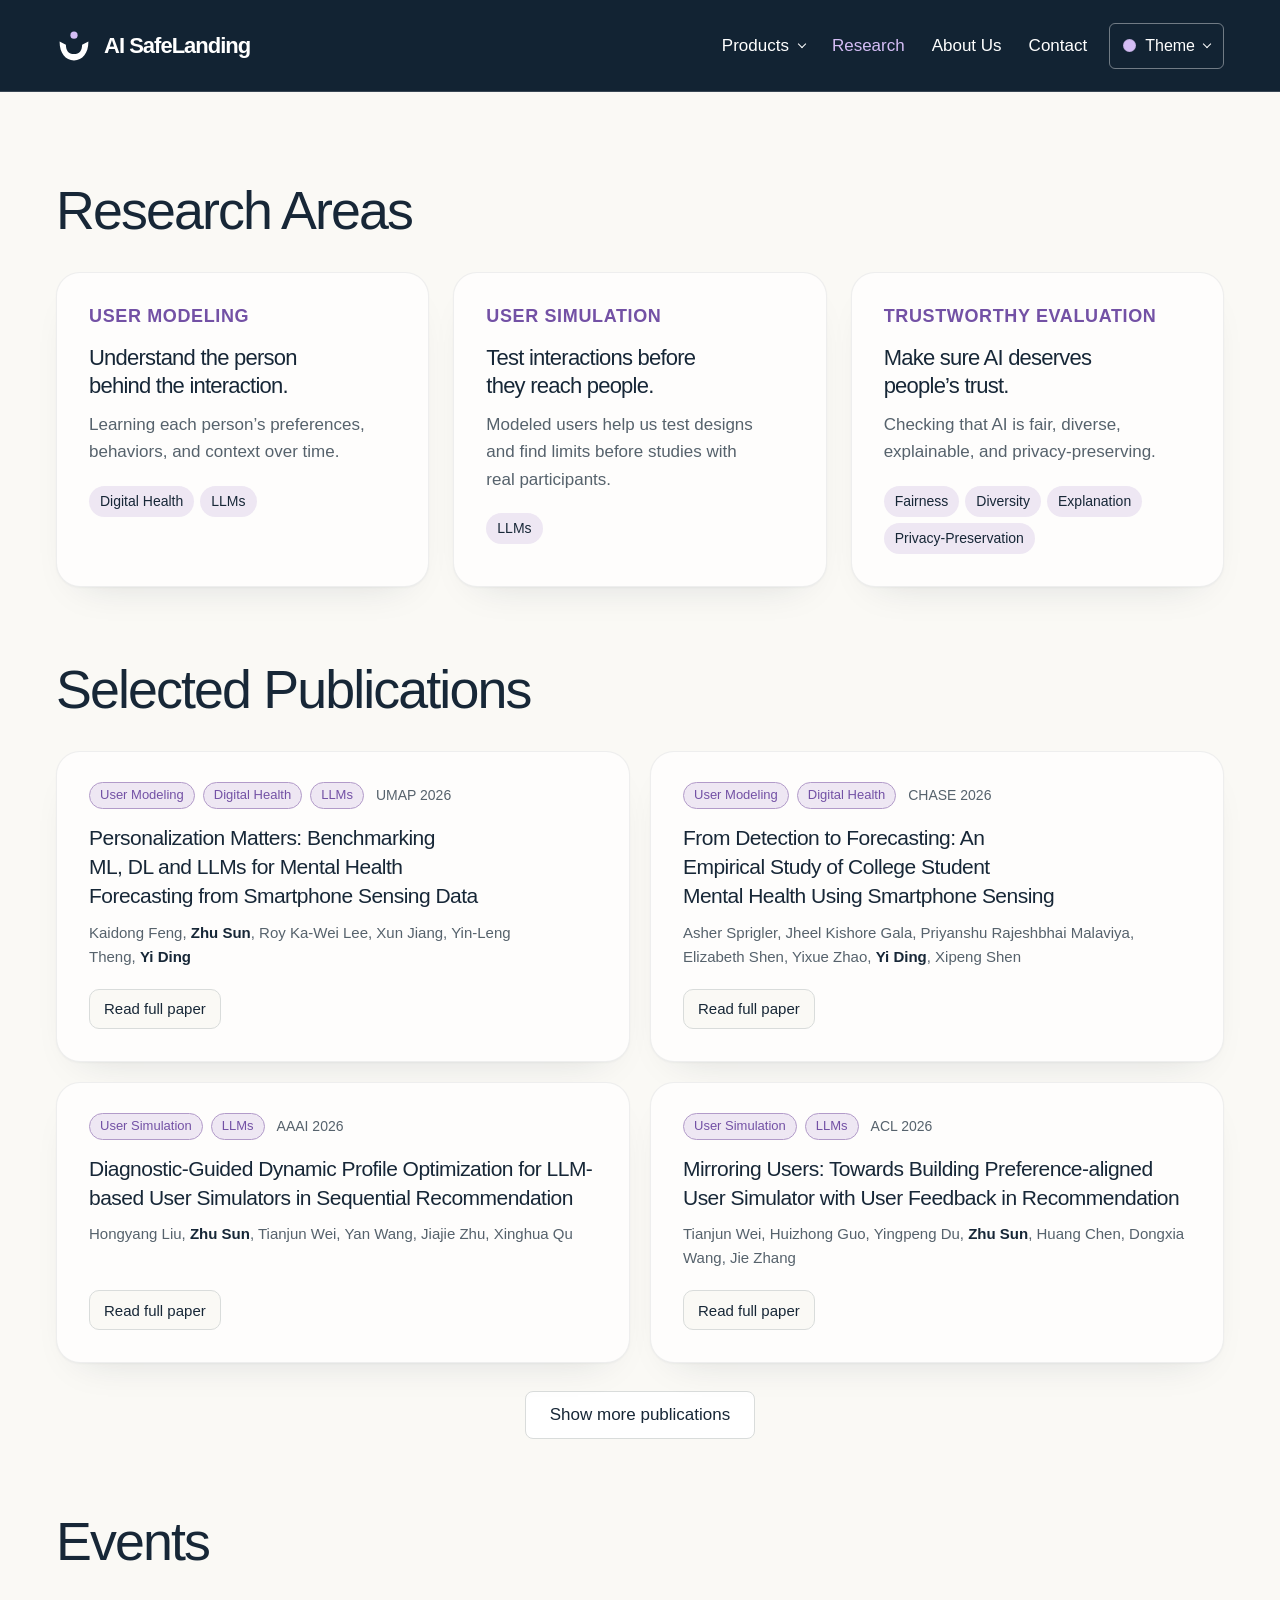
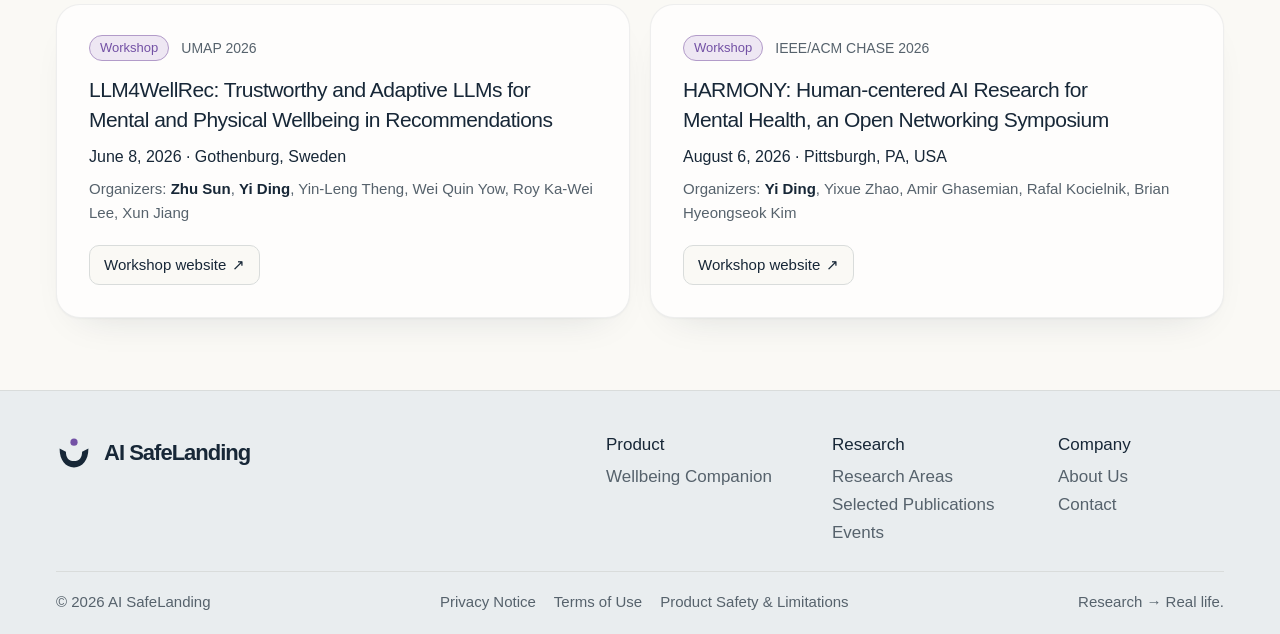
<file: site/research/index.html>
<!doctype html>
<!-- AI SafeLanding | V56 Unified editorial homepage. Design context: existing four themes; user modeling, simulation, applications, research and collaboration. Product UI is conceptual. Research publications supplied in the user-provided research page. -->
<html lang="en"><head><meta charset="utf-8"><meta name="viewport" content="width=device-width,initial-scale=1"><meta name="color-scheme" content="light"><meta name="theme-color" content="#101e2d"><meta name="description" content="User Modeling and User Simulation: research questions, methods, publications and projects for personalized AI applications."><meta name="robots" content="noindex,nofollow"><title>Our Research — AI SafeLanding</title><link id="site-favicon" rel="icon" type="image/svg+xml" href="../assets/brand/favicon-research.svg" data-base="../assets/brand/favicon-"><script src="../assets/themes.js?v=134"></script><link rel="stylesheet" href="../assets/site.css?v=134"><link rel="stylesheet" href="../assets/wellbeing.css?v=134"><link rel="stylesheet" href="../assets/themes.css?v=134"><link rel="stylesheet" href="../assets/refinements.css?v=134"><link rel="stylesheet" href="../assets/story.css?v=134"><link rel="stylesheet" href="../assets/ui.css?v=134"><link rel="stylesheet" href="../assets/moodsense.css?v=142"><script defer src="../assets/story.js?v=134"></script><script defer src="../assets/wellbeing.js?v=134"></script><script defer src="../assets/moodsense-art.js?v=142"></script><script defer src="../assets/moodsense-planet.js?v=142"></script><script defer src="../assets/moodsense.js?v=142"></script><script defer src="../assets/site.js?v=134"></script></head><body class="page-interior page-editorial page-unified page-research"><a class="skip" href="#main">Skip to content</a><header class="site-header"><div class="wrap header-inner"><a class="brand" href="../" aria-label="AI SafeLanding home"><svg class="brand-mark" xmlns="http://www.w3.org/2000/svg" viewBox="10 10 80 80" width="36" height="36" aria-hidden="true" focusable="false"><path d="M18 40 L32 47 C32 60 38 68 50 68 C62 68 68 60 68 47 L82 40 C82 66 69 82 50 82 C31 82 18 66 18 40 Z" fill="currentColor"/><circle cx="50" cy="26" r="8" fill="var(--brand-accent, currentColor)"/></svg><span>AI SafeLanding</span></a><nav class="nav" id="main-nav" aria-label="Main navigation"><div class="dropdown"><button id="product-toggle" aria-expanded="false" aria-controls="product-menu">Products<span class="chevron" aria-hidden="true"></span></button><div class="dropdown-panel" id="product-menu" hidden><a href="../products/">Wellbeing Companion</a></div></div><a href="../research/" aria-current="page">Research</a><a href="../about/">About Us</a><a href="../contact/">Contact</a></nav><div class="header-actions"><button class="menu-toggle" aria-expanded="false" aria-controls="main-nav">Menu <span aria-hidden="true">+</span></button><div class="theme-switcher"><button type="button" id="theme-toggle" aria-expanded="false" aria-controls="theme-panel" aria-label="Change color theme"><span class="theme-dot" aria-hidden="true"></span>Theme<span class="chevron" aria-hidden="true"></span></button><div id="theme-panel" class="theme-panel" hidden><div class="theme-panel-heading"><strong>Choose a theme</strong><span>Four expressions of the same purpose.</span></div><div class="theme-options" role="group" aria-label="Color theme"><button type="button" class="theme-option" data-theme-option="research" aria-pressed="true"><span class="theme-swatches" aria-hidden="true"><i style="background:#122333"></i><i style="background:#d4bdf5"></i><i style="background:#faf9f5"></i></span><span class="theme-option-copy"><strong>Research</strong><small>Scientific depth, human warmth.</small></span><span class="theme-check" aria-hidden="true">✓</span></button><button type="button" class="theme-option" data-theme-option="care" aria-pressed="false"><span class="theme-swatches" aria-hidden="true"><i style="background:#183b32"></i><i style="background:#c8d8a5"></i><i style="background:#f7f8f0"></i></span><span class="theme-option-copy"><strong>Care</strong><small>Calm, grounded, people first.</small></span><span class="theme-check" aria-hidden="true">✓</span></button><button type="button" class="theme-option" data-theme-option="human" aria-pressed="false"><span class="theme-swatches" aria-hidden="true"><i style="background:#f5ede1"></i><i style="background:#9b4f36"></i><i style="background:#302b26"></i></span><span class="theme-option-copy"><strong>Human</strong><small>Warm, open, approachable.</small></span><span class="theme-check" aria-hidden="true">✓</span></button><button type="button" class="theme-option" data-theme-option="clarity" aria-pressed="false"><span class="theme-swatches" aria-hidden="true"><i style="background:#eaf4f4"></i><i style="background:#12696e"></i><i style="background:#193b46"></i></span><span class="theme-option-copy"><strong>Clarity</strong><small>Clear thinking, trusted technology.</small></span><span class="theme-check" aria-hidden="true">✓</span></button></div><div class="theme-panel-footer"><span id="theme-selection">Research selected</span><button type="button" id="copy-theme-link">Copy theme link</button></div><p id="theme-feedback" class="theme-feedback" role="status" aria-live="polite"></p></div></div></div></div></header><main id="main"><section class="section rs-threads-section" id="research-areas" data-screen-label="Research / Threads"><div class="wrap"><div class="section-top rs-areas-top"><h1>Research Areas</h1></div><div class="rs-threads"><article class="rs-thread" id="user-modeling"><span class="story-kicker">USER MODELING</span><h2>Understand the person behind the interaction.</h2><p>Learning each person’s preferences, behaviors, and context over time.</p><ul class="rs-chips"><li>Digital Health</li><li>LLMs</li></ul></article><article class="rs-thread" id="user-simulation"><span class="story-kicker">USER SIMULATION</span><h2>Test interactions before they reach people.</h2><p>Modeled users help us test designs and find limits before studies with real participants.</p><ul class="rs-chips"><li>LLMs</li></ul></article><article class="rs-thread" id="responsible-translation"><span class="story-kicker">TRUSTWORTHY EVALUATION</span><h2>Make sure AI deserves people’s trust.</h2><p>Checking that AI is fair, diverse, explainable, and privacy-preserving.</p><ul class="rs-chips"><li>Fairness</li><li>Diversity</li><li>Explanation</li><li>Privacy-Preservation</li></ul></article></div></div></section><section class="section rs-pubs-section" id="publications" data-screen-label="Research / Publications"><div class="wrap"><div class="rs-pubs-head"><div><h2>Selected Publications</h2></div><div class="research-filters" role="group" aria-label="Filter publications by topic" data-pub-tools><button type="button" data-pub-filter="all" aria-pressed="true">All</button><button type="button" data-pub-filter="modeling" aria-pressed="false">User Modeling</button><button type="button" data-pub-filter="simulation" aria-pressed="false">User Simulation</button><button type="button" data-pub-filter="trust" aria-pressed="false">Trustworthy Evaluation</button><button type="button" data-pub-filter="health" aria-pressed="false">Digital Health</button><button type="button" data-pub-filter="llm" aria-pressed="false">LLMs</button><button type="button" data-pub-filter="fairness" aria-pressed="false">Fairness</button><button type="button" data-pub-filter="diversity" aria-pressed="false">Diversity</button><button type="button" data-pub-filter="explanation" aria-pressed="false">Explanation</button><button type="button" data-pub-filter="privacy" aria-pressed="false">Privacy-Preservation</button></div></div><p class="research-result-count pub-result-count" role="status" aria-live="polite" data-pub-tools>12 publications</p><ol class="rs-pub-grid" id="pub-list"><li class="rs-pub" data-pub-featured data-pub-topics="modeling health llm"><div class="rs-pub-meta"><span class="rs-badge">User Modeling</span><span class="rs-badge">Digital Health</span><span class="rs-badge">LLMs</span><span class="rs-venue">UMAP 2026</span></div><h3>Personalization Matters: Benchmarking ML, DL and LLMs for Mental Health Forecasting from Smartphone Sensing Data</h3><p class="rs-authors">Kaidong Feng, <strong>Zhu Sun</strong>, Roy Ka-Wei Lee, Xun Jiang, Yin-Leng Theng, <strong>Yi Ding</strong></p><div class="rs-pub-actions"><a class="rs-action rs-action-primary" href="https://doi.org/10.1145/3774935.3812715" target="_blank" rel="noopener noreferrer" aria-label="Read full paper — Personalization Matters (opens in a new tab)">Read full paper </a></div></li><li class="rs-pub" data-pub-featured data-pub-topics="modeling health"><div class="rs-pub-meta"><span class="rs-badge">User Modeling</span><span class="rs-badge">Digital Health</span><span class="rs-venue">CHASE 2026</span></div><h3>From Detection to Forecasting: An Empirical Study of College Student Mental Health Using Smartphone Sensing</h3><p class="rs-authors">Asher Sprigler, Jheel Kishore Gala, Priyanshu Rajeshbhai Malaviya, Elizabeth Shen, Yixue Zhao, <strong>Yi Ding</strong>, Xipeng Shen</p><div class="rs-pub-actions"><a class="rs-action rs-action-primary" href="https://doi.org/10.1109/chase69719.2026.00011" target="_blank" rel="noopener noreferrer" aria-label="Read full paper — From Detection to Forecasting (opens in a new tab)">Read full paper </a></div></li><li class="rs-pub" data-pub-featured data-pub-topics="simulation llm"><div class="rs-pub-meta"><span class="rs-badge">User Simulation</span><span class="rs-badge">LLMs</span><span class="rs-venue">AAAI 2026</span></div><h3>Diagnostic-Guided Dynamic Profile Optimization for LLM-based User Simulators in Sequential Recommendation</h3><p class="rs-authors">Hongyang Liu, <strong>Zhu Sun</strong>, Tianjun Wei, Yan Wang, Jiajie Zhu, Xinghua Qu</p><div class="rs-pub-actions"><a class="rs-action rs-action-primary" href="https://arxiv.org/abs/2508.12645" target="_blank" rel="noopener noreferrer" aria-label="Read full paper — Diagnostic-Guided Dynamic Profile Optimization for LLM-based… (opens in a new tab)">Read full paper </a></div></li><li class="rs-pub" data-pub-featured data-pub-topics="simulation llm"><div class="rs-pub-meta"><span class="rs-badge">User Simulation</span><span class="rs-badge">LLMs</span><span class="rs-venue">ACL 2026</span></div><h3>Mirroring Users: Towards Building Preference-aligned User Simulator with User Feedback in Recommendation</h3><p class="rs-authors">Tianjun Wei, Huizhong Guo, Yingpeng Du, <strong>Zhu Sun</strong>, Huang Chen, Dongxia Wang, Jie Zhang</p><div class="rs-pub-actions"><a class="rs-action rs-action-primary" href="https://arxiv.org/abs/2508.18142" target="_blank" rel="noopener noreferrer" aria-label="Read full paper — Mirroring Users (opens in a new tab)">Read full paper </a></div></li><li class="rs-pub" data-pub-topics="modeling health llm"><div class="rs-pub-meta"><span class="rs-badge">User Modeling</span><span class="rs-badge">Digital Health</span><span class="rs-badge">LLMs</span><span class="rs-venue">CHASE 2026</span></div><h3>Demo: Trivana: On-Device Multimodal Forecasting and LLM-Driven Mental Health Support</h3><p class="rs-authors">Asher Sprigler, Priyanshu Rajeshbhai Malaviya, Elizabeth Shen, Jheel Kishore Gala, Tanay Taral Shah, Yixue Zhao, <strong>Yi Ding</strong>, Xipeng Shen</p><div class="rs-pub-actions"><a class="rs-action rs-action-primary" href="https://doi.org/10.1109/chase69719.2026.00103" target="_blank" rel="noopener noreferrer" aria-label="Read full paper — Demo (opens in a new tab)">Read full paper </a></div></li><li class="rs-pub" data-pub-topics="modeling llm"><div class="rs-pub-meta"><span class="rs-badge">User Modeling</span><span class="rs-badge">LLMs</span><span class="rs-venue">ACL 2026</span></div><h3>Adaptive and Representative Multi-Interest Modeling for Recommendation with Large Language Model</h3><p class="rs-authors">Ziyan Wang, Yingpeng Du, Tianjun Wei, Haoyan Chua, Jieyi Bi, Jie Zhang, <strong>Zhu Sun</strong></p><div class="rs-pub-actions"><a class="rs-action rs-action-primary" href="https://doi.org/10.18653/v1/2026.findings-acl.117" target="_blank" rel="noopener noreferrer" aria-label="Read full paper — Adaptive and Representative Multi-Interest Modeling for… (opens in a new tab)">Read full paper </a></div></li><li class="rs-pub" data-pub-topics="modeling trust llm privacy"><div class="rs-pub-meta"><span class="rs-badge">User Modeling</span><span class="rs-badge">Trustworthy Evaluation</span><span class="rs-badge">LLMs</span><span class="rs-badge">Privacy-Preservation</span><span class="rs-venue">UMAP 2026</span></div><h3>MRP-LLM: Multitask Reflective Large Language Models for Privacy-Preserving Next POI Recommendation</h3><p class="rs-authors">Ziqing Wu, <strong>Zhu Sun</strong>, Dongxia Wang, Lu Zhang, Jie Zhang, Yew-Soon Ong</p><div class="rs-pub-actions"><a class="rs-action rs-action-primary" href="https://arxiv.org/abs/2412.07796" target="_blank" rel="noopener noreferrer" aria-label="Read full paper — MRP-LLM (opens in a new tab)">Read full paper </a></div></li><li class="rs-pub" data-pub-topics="modeling health explanation"><div class="rs-pub-meta"><span class="rs-badge">User Modeling</span><span class="rs-badge">Digital Health</span><span class="rs-badge">Explanation</span><span class="rs-venue">CHASE 2025</span></div><h3>Predicting and Understanding College Student Mental Health with Interpretable Machine Learning</h3><p class="rs-authors">Meghna Roy Chowdhury, Wei Xuan, Shreyas Sen, Yixue Zhao, <strong>Yi Ding</strong></p><div class="rs-pub-actions"><a class="rs-action rs-action-primary" href="https://arxiv.org/abs/2503.08002" target="_blank" rel="noopener noreferrer" aria-label="Read full paper — Predicting and Understanding College Student Mental… (opens in a new tab)">Read full paper </a></div></li><li class="rs-pub" data-pub-topics="trust fairness"><div class="rs-pub-meta"><span class="rs-badge">Trustworthy Evaluation</span><span class="rs-badge">Fairness</span><span class="rs-venue">SIGIR 2025</span></div><h3>Enhancing New-item Fairness in Dynamic Recommender Systems</h3><p class="rs-authors">Huizhong Guo, <strong>Zhu Sun</strong>, Dongxia Wang, Tianjun Wei, Jinfeng Li, Jie Zhang</p><div class="rs-pub-actions"><a class="rs-action rs-action-primary" href="https://arxiv.org/abs/2504.21362" target="_blank" rel="noopener noreferrer" aria-label="Read full paper — Enhancing New-item Fairness in Dynamic Recommender… (opens in a new tab)">Read full paper </a></div></li><li class="rs-pub" data-pub-topics="modeling health"><div class="rs-pub-meta"><span class="rs-badge">User Modeling</span><span class="rs-badge">Digital Health</span><span class="rs-venue">MOBILESoft 2025</span></div><h3>Unlocking Mental Health: Exploring College Students’ Well-being through Smartphone Behaviors</h3><p class="rs-authors">Wei Xuan, Meghna Roy Chowdhury, <strong>Yi Ding</strong>, Yixue Zhao</p><div class="rs-pub-actions"><a class="rs-action rs-action-primary" href="https://arxiv.org/abs/2502.08766" target="_blank" rel="noopener noreferrer" aria-label="Read full paper — Unlocking Mental Health (opens in a new tab)">Read full paper </a></div></li><li class="rs-pub" data-pub-topics="trust explanation"><div class="rs-pub-meta"><span class="rs-badge">Trustworthy Evaluation</span><span class="rs-badge">Explanation</span><span class="rs-venue">ICDE 2023</span></div><h3>A Generic Reinforced Explainable Framework with Knowledge Graph for Session-based Recommendation</h3><p class="rs-authors">Huizi Wu, Hui Fang, <strong>Zhu Sun</strong>, Cong Geng, Xinyu Kong, Yew-Soon Ong</p><div class="rs-pub-actions"><a class="rs-action rs-action-primary" href="https://doi.org/10.1109/icde55515.2023.00101" target="_blank" rel="noopener noreferrer" aria-label="Read full paper — A Generic Reinforced Explainable Framework with… (opens in a new tab)">Read full paper </a></div></li><li class="rs-pub" data-pub-topics="trust diversity"><div class="rs-pub-meta"><span class="rs-badge">Trustworthy Evaluation</span><span class="rs-badge">Diversity</span><span class="rs-venue">ACM TOIS 2023</span></div><h3>Understanding Diversity in Session-based Recommendation</h3><p class="rs-authors">Qing Yin, Hui Fang, <strong>Zhu Sun</strong>, Yew-Soon Ong</p><div class="rs-pub-actions"><a class="rs-action rs-action-primary" href="https://doi.org/10.1145/3600226" target="_blank" rel="noopener noreferrer" aria-label="Read full paper — Understanding Diversity in Session-based Recommendation… (opens in a new tab)">Read full paper </a></div></li></ol><button type="button" class="rs-more" data-pub-more aria-controls="pub-list" aria-expanded="true" hidden>Show fewer</button></div></section><section class="section rs-pubs-section rs-events-section" id="events" data-screen-label="Research / Events"><div class="wrap"><div class="rs-pubs-head"><div><h2>Events</h2></div></div><ol class="rs-pub-grid rs-event-grid"><li class="rs-pub rs-event"><div class="rs-pub-meta"><span class="rs-badge">Workshop</span><span class="rs-venue">UMAP 2026</span></div><h3>LLM4WellRec: Trustworthy and Adaptive LLMs for Mental and Physical Wellbeing in Recommendations</h3><p class="rs-event-when">June 8, 2026 · Gothenburg, Sweden</p><p class="rs-authors">Organizers: <strong>Zhu Sun</strong>, <strong>Yi Ding</strong>, Yin-Leng Theng, Wei Quin Yow, Roy Ka-Wei Lee, Xun Jiang</p><div class="rs-pub-actions"><a class="rs-action rs-action-primary" href="https://tump-lab.github.io/llm4wellrec/" target="_blank" rel="noopener noreferrer" aria-label="Workshop website — LLM4WellRec (opens in a new tab)">Workshop website <span aria-hidden="true">↗</span></a></div></li><li class="rs-pub rs-event"><div class="rs-pub-meta"><span class="rs-badge">Workshop</span><span class="rs-venue">IEEE/ACM CHASE 2026</span></div><h3>HARMONY: Human-centered AI Research for Mental Health, an Open Networking Symposium</h3><p class="rs-event-when">August 6, 2026 · Pittsburgh, PA, USA</p><p class="rs-authors">Organizers: <strong>Yi Ding</strong>, Yixue Zhao, Amir Ghasemian, Rafal Kocielnik, Brian Hyeongseok Kim</p><div class="rs-pub-actions"><a class="rs-action rs-action-primary" href="https://conf.researchr.org/home/harmony-2026" target="_blank" rel="noopener noreferrer" aria-label="Workshop website — HARMONY 2026 (opens in a new tab)">Workshop website <span aria-hidden="true">↗</span></a></div></li></ol></div></section>
</main><footer class="site-footer" id="site-footer"><div class="wrap"><div class="footer-main"><div class="footer-brand"><a class="brand" href="../"><svg class="brand-mark" xmlns="http://www.w3.org/2000/svg" viewBox="10 10 80 80" width="36" height="36" aria-hidden="true" focusable="false"><path d="M18 40 L32 47 C32 60 38 68 50 68 C62 68 68 60 68 47 L82 40 C82 66 69 82 50 82 C31 82 18 66 18 40 Z" fill="currentColor"/><circle cx="50" cy="26" r="8" fill="var(--brand-accent, currentColor)"/></svg><span>AI SafeLanding</span></a></div><div class="footer-links"><div><strong>Product</strong><a href="../products/">Wellbeing Companion</a></div><div><strong>Research</strong><a href="../research/#research-areas">Research Areas</a><a href="../research/#publications">Selected Publications</a><a href="../research/#events">Events</a></div><div><strong>Company</strong><a href="../about/">About Us</a><a href="../contact/">Contact</a></div></div></div><div class="footer-bottom"><span>© 2026 AI SafeLanding</span><div class="footer-legal"><span>Privacy Notice</span><span>Terms of Use</span><span>Product Safety &amp; Limitations</span></div><span>Research → Real life.</span></div></div></footer><noscript><div class="noscript">All pages remain accessible. JavaScript enables the mobile menu, concept interaction, and inquiry draft. Use the footer links to navigate.</div></noscript></body></html>
</file>
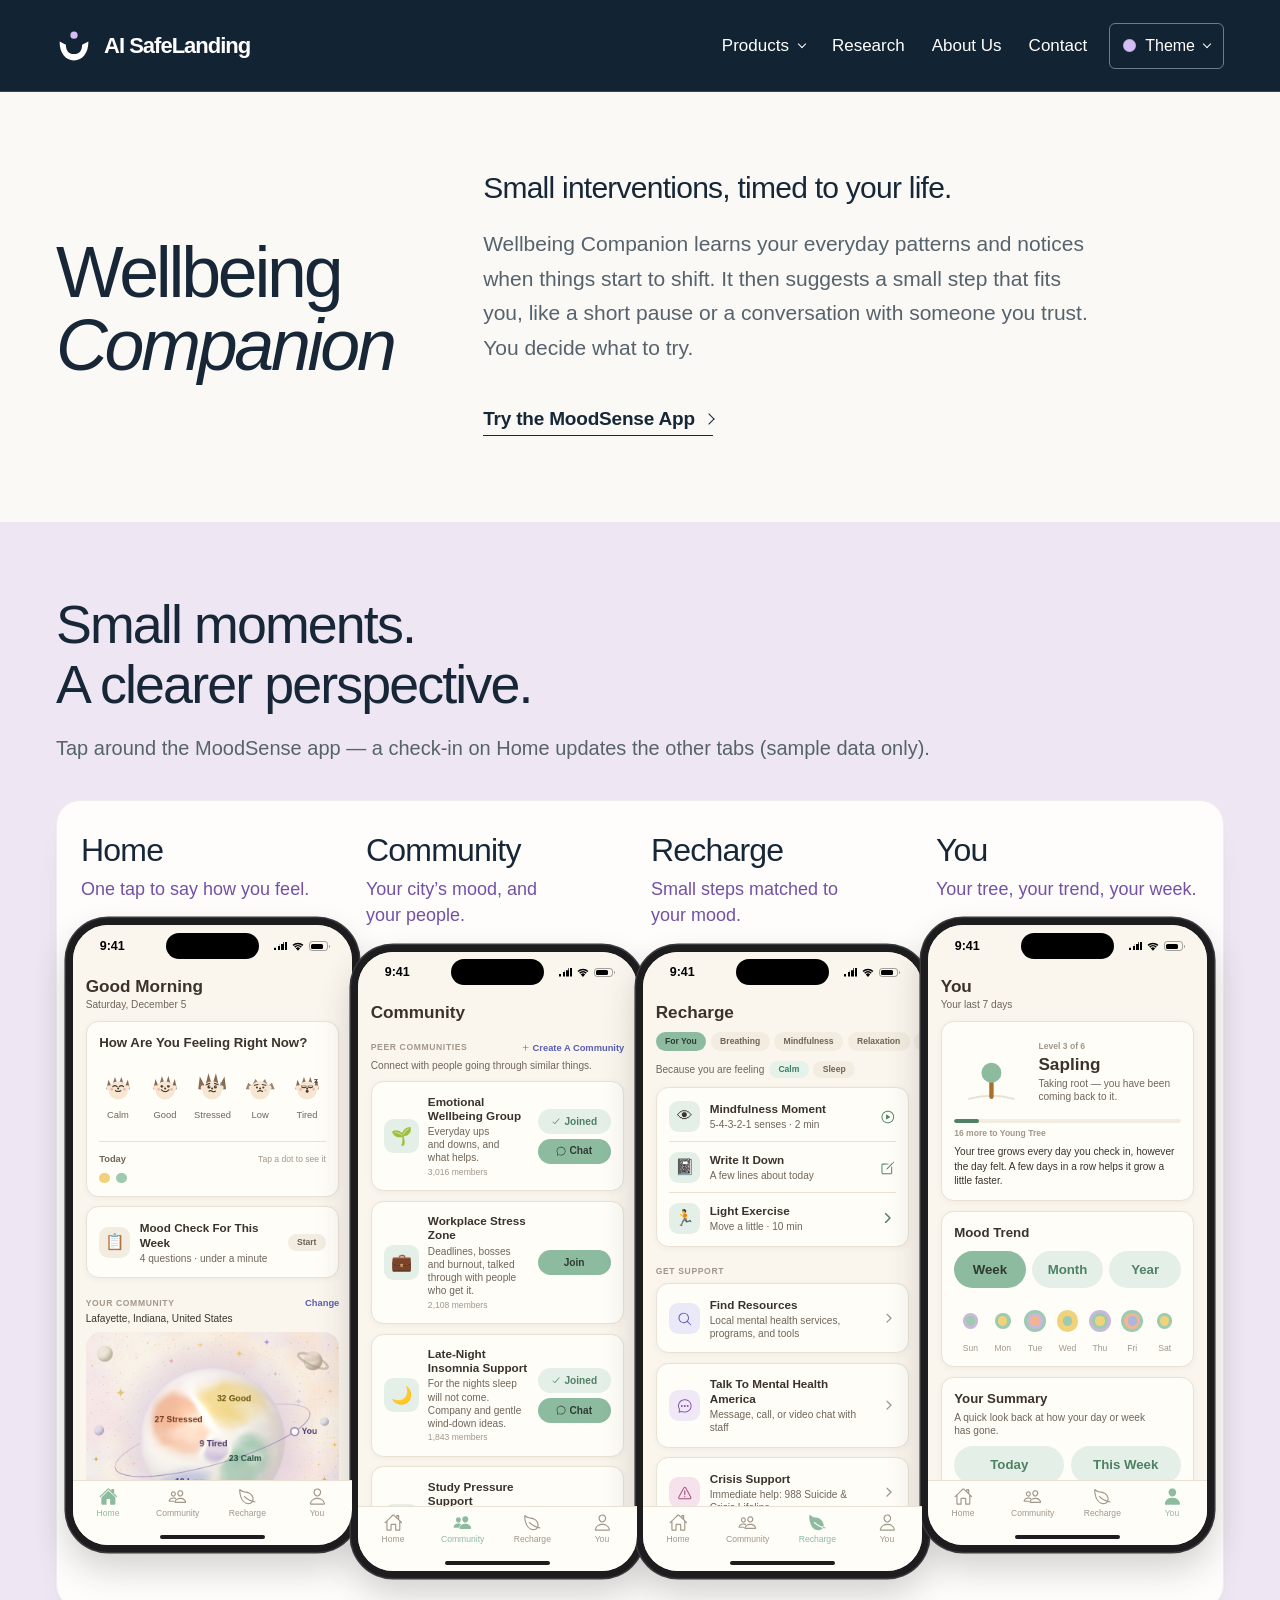
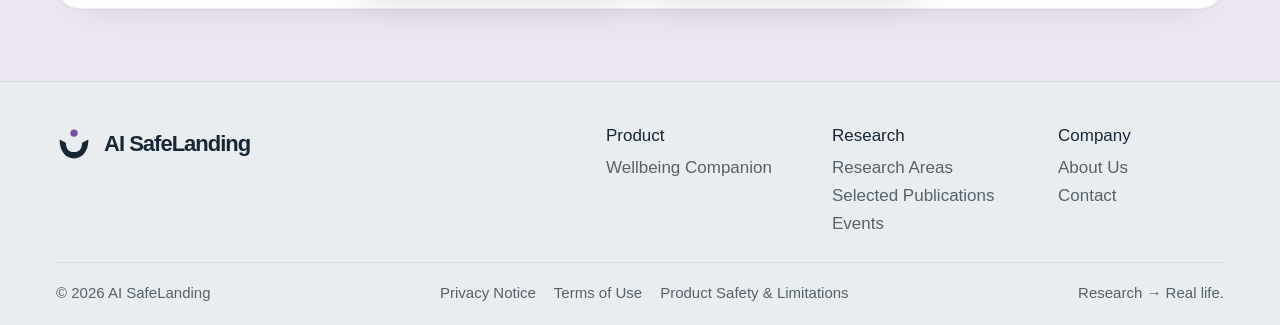
<file: site/products/student-wellbeing/index.html>
<!doctype html><html lang="en"><head><meta charset="utf-8"><meta name="viewport" content="width=device-width,initial-scale=1"><meta name="robots" content="noindex,nofollow"><title>Wellbeing Companion</title><link rel="canonical" href="../"><script>location.replace('../'+location.search+location.hash);</script><meta http-equiv="refresh" content="0; url=../"></head><body><p>Wellbeing Companion is now on our <a href="../">Products page</a>.</p></body></html>
</file>
<file: site/assets/site.css>
/* AI SafeLanding V2 — readable editorial scale, purposeful contrast, human context. */
:root {
  --ink:#172737; --navy:#122333; --paper:#faf9f5; --muted:#56626c;
  --line:#d9dcdb; --purple:#7351a5; --lavender:#d4bdf5; --mint:#dbe8de;
  --blue:#e1eaf3; --max:1280px;
  --body:18px; --small:15px; --label:13px;
  font-family:"Avenir Next","Helvetica Neue","PingFang SC",sans-serif;
  color:var(--ink); background:var(--paper); font-synthesis:none;
}
*{box-sizing:border-box}body{margin:0;font-size:var(--body)}a{color:inherit;text-decoration:none}
button,input,select,textarea{font:inherit}button{cursor:pointer;color:inherit}button:disabled{cursor:default}
button,a,input,select,textarea{-webkit-tap-highlight-color:transparent}
:focus-visible{outline:3px solid #9973cc;outline-offset:5px}
p{font-size:var(--body);line-height:1.7;margin:0;color:var(--muted);text-wrap:pretty}
h1,h2,h3,h4{margin:0;font-weight:500;letter-spacing:-.045em;text-wrap:balance}
h1{font-size:clamp(48px,5.25vw,76px);line-height:1.08}h2{font-size:clamp(38px,3.9vw,56px);line-height:1.13}
h3{font-size:30px;line-height:1.2}small{font-size:var(--label)}
.wrap{width:min(var(--max),calc(100% - 112px));margin:auto}
.skip{position:fixed;z-index:100;top:-80px;left:20px;padding:14px;background:white}.skip:focus{top:12px}
.eyebrow{display:flex;align-items:center;gap:11px;font-size:var(--label);font-weight:600;letter-spacing:.09em;text-transform:uppercase;line-height:1.6}
.eyebrow:before{content:"";width:6px;height:6px;border-radius:50%;background:var(--purple);flex-shrink:0}
.actions{display:flex;align-items:center;flex-wrap:wrap;gap:24px;margin-top:32px}
.button{display:inline-flex;align-items:center;justify-content:center;gap:24px;min-height:54px;padding:15px 22px;border:1px solid var(--ink);border-radius:5px;background:var(--ink);color:#fff;font-size:16px;font-weight:500;line-height:1.4;transition:background .2s,transform .2s}
.button:hover{background:#2b4559;transform:translateY(-2px)}.button.lilac{background:var(--lavender);border-color:var(--lavender);color:#232136}.button.lilac:hover{background:#e5d2ff}
.button.light{background:transparent;border-color:#bfc2c7;color:var(--ink)}.button.light:hover{background:#ece6f4}
.text-link{display:inline-flex;align-items:center;gap:16px;min-height:44px;font-size:16px;font-weight:500;line-height:1.45;border-bottom:1px solid transparent;padding:7px 0}
.text-link:hover{border-bottom-color:currentColor}.arrow{font-size:22px;font-weight:400;line-height:1}
.site-header{position:relative;z-index:20;height:92px;background:var(--navy);color:#fff;border-bottom:1px solid #ffffff20}
.header-inner{height:100%;display:flex;justify-content:space-between;align-items:center;gap:26px}
.brand{display:flex;align-items:center;gap:12px;white-space:nowrap;font-size:22px;font-weight:600;letter-spacing:-.045em}
.brand-mark{display:block;width:36px;height:36px;flex-shrink:0}


.nav{display:flex;align-items:center;gap:25px;font-size:15px}.nav>a{color:#e2e7ec}.nav>a:hover,.nav>a[aria-current]{color:var(--lavender)}
.dropdown{position:relative}.dropdown>button{display:flex;align-items:center;gap:10px;border:0;background:none;color:#e2e7ec;padding:16px 0;font-size:15px}
.chevron{width:6px;height:6px;border:1px solid currentColor;border-top:0;border-left:0;transform:rotate(45deg);margin-top:-3px}
.dropdown-panel{position:absolute;top:50px;left:-22px;width:350px;padding:10px;background:var(--paper);border:1px solid var(--line);box-shadow:0 18px 40px #08152330;color:var(--ink);border-radius:8px}.dropdown-panel[hidden]{display:none}
.dropdown-panel a{display:flex;flex-direction:column;gap:5px;padding:14px;border-radius:4px;font-size:16px}.dropdown-panel a:hover{background:#eee8f5}.dropdown-panel small{font-size:13px;color:var(--muted)}
.nav .nav-cta{display:flex;align-items:center;gap:20px;padding:13px 18px;border:1px solid #ffffff65;border-radius:5px;color:white}.nav-cta:hover{background:#ffffff10}
.menu-toggle{display:none;border:1px solid #ffffff60;border-radius:4px;background:none;color:#fff;padding:11px 14px;font-size:16px}
/* A clear, generous headline with a legible research diagram. */
.hero{background:var(--navy);color:white;overflow:hidden}.hero-main{display:grid;grid-template-columns:1.15fr 1fr;align-items:center;gap:30px;padding-top:62px;padding-bottom:55px;min-height:704px}
.hero-copy{position:relative;z-index:2}.hero .eyebrow{color:#c5cdd5;font-size:12px;letter-spacing:.06em;margin-bottom:28px}.hero .eyebrow:before{background:var(--lavender)}
.hero h1{font-size:clamp(54px,5.25vw,76px);letter-spacing:-.055em;line-height:1.08}.hero h1 em{font-family:Georgia,"Times New Roman",serif;color:var(--lavender);font-weight:400}
.hero-copy>p{font-size:19px;line-height:1.65;max-width:595px;color:#c3cdd7;margin-top:27px}.hero .actions{gap:22px}.hero .text-link{font-size:15px;gap:13px}
.hero-note{display:flex;align-items:center;gap:12px;font-size:14px;color:#b9c4ce;margin-top:27px;line-height:1.6}.hero-note:before{content:"";width:20px;height:1px;background:#8795a4;flex-shrink:0}
.research-art{height:520px;position:relative;margin-right:-12px}.research-art canvas{position:absolute;width:100%;height:100%}
.art-label{position:absolute;font-size:13px;font-weight:500;letter-spacing:.07em;color:#d8d1e4;text-align:center;white-space:nowrap}.art-label.one{top:15px;left:52.22%;transform:translateX(-50%)}.art-label.two{top:292px;left:52.22%;transform:translateX(-50%);font-size:12px;color:#bfa9de}.art-label.three{bottom:0;left:52.22%;transform:translateX(-50%);color:#c5d2da}
.art-center{position:absolute;top:46.66%;left:52.22%;transform:translate(-50%,-50%);font-size:20px;font-weight:500;color:#f3ebff;text-align:center;white-space:nowrap}.art-center small{display:none}.art-caption{display:none}
.art-domains{position:absolute;bottom:50px;width:100%;height:16px;font-size:13px;font-weight:500;color:#d6dfe7}.art-domains span{position:absolute;transform:translateX(-50%);white-space:nowrap}.art-domains span:nth-child(1){left:29.26%}.art-domains span:nth-child(2){left:52.22%}.art-domains span:nth-child(3){left:75.19%}
.hero-bottom{display:flex;align-items:center;justify-content:space-between;gap:30px;border-top:1px solid #ffffff24;padding:25px 0 28px;font-size:13px;color:#bac6d0}.hero-bottom>span{font-size:12px;letter-spacing:.04em}.hero-path{display:flex;align-items:center;gap:22px}.hero-path i{font-style:normal;color:#929dae}
/* Main editorial rhythm. */
.section{padding:90px 0}.section-top{display:grid;grid-template-columns:1.5fr 1fr;gap:60px;align-items:end;margin-bottom:42px}.section-top .eyebrow{margin-bottom:20px}.section-top>p{font-size:18px;max-width:420px}.section-top>.text-link{justify-self:end}.section-number{font:14px monospace;color:#84908d}
.category-line{display:flex;align-items:center;flex-wrap:wrap;gap:16px;margin-bottom:27px}.category{font-size:13px;font-weight:600;letter-spacing:.07em}.badge{display:inline-flex;align-items:center;gap:6px;padding:6px 11px;border:1px solid #a998bc;border-radius:30px;font-size:13px;line-height:1.5;white-space:nowrap}.badge:before{content:"";width:5px;height:5px;border-radius:50%;background:currentColor}
.product-feature{display:grid;grid-template-columns:1fr 1.05fr;background:#eee7f3;border:1px solid #ddd2e8;border-radius:14px;overflow:hidden;min-height:620px}.product-content{display:flex;flex-direction:column;align-items:flex-start;padding:46px}
.product-content h3{font-size:42px;max-width:430px;line-height:1.12;margin-bottom:22px}.product-content>p{font-size:18px;max-width:440px;line-height:1.7}.product-content .tagline{font-size:21px;line-height:1.5;color:#3f3350;margin-bottom:20px;font-weight:500}.product-content>.text-link{margin-top:28px}.product-feature .product-content>.text-link{margin-top:auto;padding-top:26px}
.concept-scene{position:relative;display:flex;align-items:flex-end;justify-content:flex-end;padding:28px;overflow:hidden;min-height:620px;background:#a6b5a1}
.campus-photo{position:absolute;inset:0;width:100%;height:100%;object-fit:cover;object-position:38% 35%}
.concept-label{position:absolute;left:24px;top:23px;z-index:2;background:#faf9f5ec;padding:8px 11px;border-radius:4px;font-size:12px;font-weight:500;color:#4b3d5c}
.concept-app{position:relative;width:355px;max-width:100%;padding:23px;background:#fdfcff;border:1px solid #fff;border-radius:12px;box-shadow:0 18px 55px #14233235;z-index:1;transform:none}
.app-brand{display:flex;align-items:center;gap:8px;font-size:13px;color:#6e5988}.app-dot{width:14px;height:14px;border:1px solid #8c6caf;border-radius:50%;flex-shrink:0}.app-date{display:none}
.concept-app h4{font-size:28px;line-height:1.15;margin-top:23px}.concept-app>p{font-size:14px;line-height:1.55;margin-top:10px}
.mood-options{display:flex;gap:4px;justify-content:space-between;margin:20px 0 17px}.mood{display:flex;flex-direction:column;align-items:center;justify-content:center;gap:8px;flex:1;min-width:44px;min-height:68px;padding:8px 0;border:1px solid transparent;border-radius:6px;background:transparent;font-size:11px;line-height:1.2;white-space:nowrap;color:#655773}.mood:hover,.mood[aria-pressed=true]{background:#eae0f7;border-color:#c2afd9}.mood-icon{font-family:Georgia,serif;font-size:25px;color:#795994;line-height:1.2}
.reflection{padding:15px;background:#f0eaf7;border-radius:6px}.reflection strong{font-size:14px;font-weight:500}.reflection p{font-size:13px;line-height:1.6;margin-top:7px;color:#6e607c}.app-footer{display:flex;justify-content:space-between;align-items:center;gap:15px;font-size:11px;color:#796c89;margin-top:17px}.app-footer span:last-child{color:#6d4d91}
.product-pair{display:grid;grid-template-columns:1fr 1fr;gap:24px;margin-top:24px}.product-small{position:relative;border:1px solid #cbd8ce;border-radius:12px;overflow:hidden;background:#e5eee6}.product-small.learning{border-color:#cdd9e4;background:#e7edf6}.product-small .product-content{padding:38px;height:100%}.product-small .category-line{margin-bottom:25px}.product-small .badge{border-color:#8b9c8e}.product-small.learning .badge{border-color:#93a1b6}.product-small h3{font-size:33px;max-width:430px;margin-bottom:18px}.product-small .tagline{font-size:19px;color:#32493c}.product-small.learning .tagline{color:#364b66}.product-small .product-content>p:not(.tagline){font-size:17px;max-width:470px}.small-product-foot{width:100%;display:flex;justify-content:space-between;align-items:end;gap:20px;margin-top:auto;padding-top:25px}
.mini-symbol{width:72px;height:44px;display:flex;align-items:center;justify-content:center}.mini-symbol span{width:32px;height:32px;border:1px solid #809d85;border-radius:50%;margin-left:-9px}.learning .mini-symbol span{border-color:#8198b7;border-radius:2px;transform:rotate(-15deg)}
/* Research receives its own strong, quiet color field. */
.research-section{background:#ebefe9;border-top:1px solid var(--line)}.home-research{background:#172f35;color:#f7f8f4;border:0}.home-research .eyebrow{color:#c5dccb}.home-research .eyebrow:before{background:#b1d2b7}.home-research p{color:#c2d0ce}
.research-pillars{display:grid;grid-template-columns:repeat(3,1fr);margin:52px 0 48px}.pillar{padding:0 35px;border-left:1px solid #78908d55}.pillar:first-child{padding-left:0;border:0}.pillar:last-child{padding-right:0}.pillar-index{font:16px monospace;color:#a9c7b4;display:flex;align-items:center;gap:14px;margin-bottom:24px}.pillar-index:after{content:"";width:30px;height:1px;background:#8dab97}.pillar h3{font-size:30px;margin-bottom:22px;line-height:1.2;max-width:350px}.pillar p{font-size:17px;line-height:1.7}
.research-path{display:grid;grid-template-columns:1fr auto 1fr auto 1fr;gap:24px;align-items:center;border-top:1px solid #87a39c55;border-bottom:1px solid #87a39c55;padding:29px 0}.research-path b{display:block;font-size:18px;line-height:1.4;font-weight:500;margin-bottom:10px}.research-path p{font-size:15px;line-height:1.6}.research-path .arrow{color:#a8c5b9}.research-bottom{display:flex;justify-content:space-between;align-items:center;gap:30px;margin-top:27px}.research-bottom>span{font-size:15px;color:#c3d3cd}
.safety-grid{display:grid;grid-template-columns:1fr 1fr;gap:90px}.safety-intro h2{margin:23px 0}.safety-intro>p{max-width:480px;font-size:18px}.safety-intro .text-link{margin-top:24px}.safety-item{display:grid;grid-template-columns:40px 1fr;gap:18px;border-top:1px solid var(--line);padding:28px 0}.safety-item:last-child{border-bottom:1px solid var(--line)}.safety-icon{font:28px Georgia;color:#81619c;line-height:1.4}.safety-item h3{font-size:27px;margin-bottom:12px}.safety-item p{font-size:18px}
.partners-section{border-top:1px solid var(--line)}.partner-list{display:grid;grid-template-columns:repeat(3,1fr);gap:40px;margin-top:45px}.partner{display:flex;flex-direction:column;border-top:1px solid #b8bdbe;padding-top:25px}.partner>span{font:13px/1.5 monospace;color:#766085;margin-bottom:22px}.partner h3{font-size:30px;line-height:1.2;margin-bottom:18px}.partner p{font-size:17px;max-width:360px}
.closing{background:#e8def1;padding:74px 0}.closing-inner{display:flex;align-items:center;justify-content:space-between;gap:65px}.closing h2{font-size:50px;max-width:790px;margin:21px 0}.closing p{font-size:18px;max-width:760px;color:#5c5167}.closing-actions{display:flex;flex-direction:column;align-items:center;gap:18px;flex-shrink:0}
.site-footer{background:var(--navy);color:#e4ebef;padding:65px 0 27px}.footer-main{display:flex;justify-content:space-between;gap:70px;margin-bottom:50px}.footer-brand>p{font-size:16px;color:#b6c3ce;margin-top:22px;max-width:310px}.footer-links{display:grid;grid-template-columns:repeat(3,1fr);gap:60px}.footer-links>div{display:flex;flex-direction:column;gap:14px;font-size:15px;color:#bdc9d3}.footer-links strong{color:white;font-weight:500;margin-bottom:7px}.footer-links a:hover{color:var(--lavender)}.footer-bottom{border-top:1px solid #ffffff25;padding-top:24px;display:flex;justify-content:space-between;gap:24px;font-size:13px;color:#a9b8c5}.footer-legal{display:flex;gap:24px;flex-wrap:wrap}
/* Detail pages share the same readable type scale. */
.inner-hero{padding:72px 0 76px;background:#eee7f3;border-bottom:1px solid #ded6e6}.inner-hero.green{background:#e7eee5}.inner-hero.blue{background:#e7edf5}.inner-hero.dark{background:var(--navy);color:white}.inner-hero .eyebrow{margin-bottom:26px}.inner-hero h1{max-width:1050px}.inner-hero>div>p{max-width:800px;font-size:21px;margin-top:28px;line-height:1.65}.inner-hero.dark p{color:#c4cfda}.inner-hero.dark .eyebrow{color:#c9badf}
.breadcrumbs{display:flex;flex-wrap:wrap;gap:12px;font-size:15px;color:#695f75;margin-bottom:30px}.breadcrumbs a:hover{text-decoration:underline}.inner-status{display:flex;align-items:center;flex-wrap:wrap;gap:18px;margin-bottom:24px}.inner-status .eyebrow{margin:0}
.reading-grid{display:grid;grid-template-columns:1fr 1.3fr;gap:85px}.reading-grid h2{font-size:44px}.reading-grid .eyebrow{margin-bottom:21px}.reading-body p{font-size:20px;margin-bottom:22px;line-height:1.75}.reading-body p:last-child{margin-bottom:0}.detail-section{border-bottom:1px solid var(--line)}
.exploration-grid{display:grid;grid-template-columns:repeat(3,1fr);gap:38px;margin-top:42px}.exploration-item{border-top:1px solid #b6a7c8;padding-top:26px}.exploration-item>span{font:15px monospace;color:var(--purple)}.exploration-item h3{font-size:29px;margin:22px 0 20px}.exploration-item p{font-size:18px}.tinted{background:#eee7f3}
.boundary-list{display:flex;flex-direction:column}.boundary-list details{border-top:1px solid var(--line);padding:25px 0}.boundary-list details:last-child{border-bottom:1px solid var(--line)}summary{display:flex;justify-content:space-between;gap:22px;cursor:pointer;list-style:none;font-size:21px;line-height:1.5}summary::-webkit-details-marker{display:none}summary:after{content:"+";font-size:23px;color:var(--purple)}details[open]>summary:after{content:"−"}.boundary-list details p{padding-top:18px;font-size:18px}
.focus-areas{display:grid;grid-template-columns:1fr 1fr;gap:44px 65px;margin-top:44px}.focus-area{border-top:1px solid #c8d1c6;padding-top:26px}.focus-area h3{font-size:29px;margin-bottom:19px}.focus-area p{font-size:18px}
.process-list{counter-reset:step;display:grid;grid-template-columns:repeat(4,1fr);gap:30px;margin-top:45px}.process-step{padding-top:24px;border-top:1px solid #beb0cf}.process-step:before{counter-increment:step;content:"0" counter(step);font:15px monospace;color:var(--purple)}.process-step h3{font-size:28px;margin:25px 0 18px}.process-step p{font-size:17px}.safety-thread{padding:21px 24px;border-radius:6px;background:#e0d4ed;color:#574167;text-align:center;margin-top:36px;font-size:17px;line-height:1.6}
.mapping{width:100%;border-collapse:collapse;text-align:left;margin-top:36px}.mapping th{font-size:13px;font-weight:500;letter-spacing:.06em;text-transform:uppercase;color:#65727a}.mapping td{font-size:17px;line-height:1.6}.mapping th,.mapping td{padding:24px 24px 24px 0;border-bottom:1px solid var(--line)}.mapping .badge{font-size:13px}
.partnership-row{display:grid;grid-template-columns:55px 1fr 1.1fr;gap:40px;border-top:1px solid var(--line);padding:42px 0}.partnership-row>span{font:17px monospace;color:var(--purple)}.partnership-row h3{font-size:34px;max-width:370px;margin-bottom:20px}.partnership-row p{font-size:18px}.partnership-row ul{padding-left:20px;font-size:17px;color:var(--muted);line-height:1.8;margin:20px 0 0}.partnership-row li+li{margin-top:14px}.partnership-row .text-link{margin-top:20px}
.values{display:grid;grid-template-columns:repeat(3,1fr);gap:40px}.values>div{border-top:1px solid var(--line);padding-top:28px}.values h3{font-size:31px;margin-bottom:22px}.values p{font-size:18px}
.contact-grid{display:grid;grid-template-columns:.9fr 1.1fr;gap:90px}.contact-aside h2{font-size:44px;margin-bottom:26px}.contact-aside p{font-size:18px;margin-bottom:22px}.status-note{font-size:16px;line-height:1.75;padding:22px;background:#ece4f3;border:1px solid #d4c4e2;border-radius:6px;color:#5b4b6b}.contact-form{display:flex;flex-direction:column;gap:25px}.form-row{display:grid;grid-template-columns:1fr 1fr;gap:20px}.field{display:flex;flex-direction:column;gap:10px}.field label{font-size:16px}.field input,.field select,.field textarea{width:100%;font-size:17px;color:var(--ink);background:transparent;border:1px solid #b9bfc3;border-radius:5px;padding:14px 15px}.field textarea{resize:vertical;min-height:160px}.field input::placeholder,.field textarea::placeholder{color:#7b828a}.form-note{font-size:15px}.form-feedback{font-size:16px;line-height:1.65;color:var(--purple)}.draft-preview{background:#ece6f3;padding:24px;border:1px solid #d3c5df;border-radius:6px}.draft-preview[hidden]{display:none}.draft-preview pre{white-space:pre-wrap;font:16px/1.7 "Avenir Next",sans-serif;overflow-wrap:anywhere}.draft-preview .actions{margin-top:18px}
.legal{max-width:860px}.legal h2{font-size:34px;margin:40px 0 20px}.legal h2:first-child{margin-top:0}.legal p{font-size:19px;margin-bottom:22px}.legal li{font-size:19px;line-height:1.8;color:var(--muted)}.back-link{display:inline-flex;gap:12px;font-size:16px;margin-bottom:25px}
.reveal{animation:arrive .65s both}@keyframes arrive{from{opacity:0;transform:translateY(12px)}to{opacity:1;transform:translateY(0)}}.noscript{padding:15px;background:#ece3f4;text-align:center;font-size:15px}
@media(max-width:1150px){
 .wrap{width:calc(100% - 72px)}.nav{gap:18px;font-size:15px}.dropdown>button{font-size:15px}.brand{font-size:20px}.nav .nav-cta{padding:12px 14px;gap:12px}
 .hero-main{grid-template-columns:1.15fr 1fr;gap:15px;min-height:690px}.hero h1{font-size:62px}.hero .eyebrow{font-size:10px}.hero-copy>p{font-size:18px}.hero .actions{gap:14px}.hero .button{font-size:15px;gap:12px;padding:14px 16px}.hero .text-link{font-size:15px;gap:9px}.hero-note{font-size:13px}
 .research-art{height:450px}.art-label.two{top:253px}.art-center{font-size:18px}.art-label{font-size:12px}.art-domains{font-size:12px;bottom:43px}
 .section-top{gap:35px;grid-template-columns:1.35fr 1fr}.section{padding:76px 0}.product-content{padding:36px}.product-content h3{font-size:36px}.product-content .tagline{font-size:20px}.product-content>p{font-size:17px}.concept-scene{padding:20px}.concept-app{width:330px;padding:20px}.product-small .product-content{padding:32px}.product-small h3{font-size:30px}
 .pillar{padding:0 25px}.pillar h3{font-size:27px}.research-path{gap:18px}.research-path b{font-size:17px}.research-path p{font-size:15px}.safety-grid{gap:55px}.partner-list{gap:30px}.partner h3{font-size:27px}.closing h2{font-size:44px}.footer-links{gap:35px}.footer-bottom{font-size:12px}.footer-legal{gap:16px}.reading-grid,.contact-grid{gap:50px}.reading-grid h2,.contact-aside h2{font-size:39px}.process-step h3{font-size:26px}
}
@media(max-width:1050px){
 .site-header{height:80px}.menu-toggle{display:block}.nav{display:none;position:absolute;left:0;top:80px;width:100%;padding:20px 36px 30px;background:var(--navy);box-shadow:0 20px 30px #101e2d30;align-items:stretch;gap:3px;font-size:17px}.nav.open{display:flex;flex-direction:column}.nav>a{padding:14px 0}.nav .nav-cta{justify-content:space-between;padding:16px;margin-top:15px;font-size:16px}.dropdown>button{width:100%;justify-content:space-between;font-size:17px}.dropdown-panel{position:static;width:100%;box-shadow:none;margin-bottom:10px}
 .hero-main{grid-template-columns:1.15fr 1fr;gap:0;min-height:670px}.hero h1{font-size:54px}.hero .actions{flex-direction:column;align-items:flex-start;gap:10px}.hero .eyebrow{max-width:330px;font-size:10px}.hero-note{max-width:330px}.hero-copy>p{font-size:17px}.research-art{height:400px;margin-right:-15px}.art-label{font-size:11px}.art-label.two{top:226px;font-size:10px}.art-center{font-size:16px}.art-domains{font-size:11px;bottom:38px}.hero-bottom{font-size:12px}.hero-bottom>span{max-width:220px;font-size:11px;line-height:1.6}.hero-path{gap:14px}
 .section-top{grid-template-columns:1fr;gap:22px}.section-top>p{max-width:650px}.section-top>.text-link{justify-self:start}.product-feature{grid-template-columns:1fr 1fr}.product-content{padding:29px}.product-content h3{font-size:33px}.category-line{gap:10px}.category{font-size:12px}.badge{font-size:12px}.product-content .tagline{font-size:18px}.concept-app{padding:18px}.concept-app h4{font-size:26px}.mood{font-size:10px;min-width:38px}.concept-scene{padding:17px;min-height:680px}.concept-label{left:16px;top:18px;font-size:11px}.app-brand{font-size:12px}.reflection p{font-size:13px}.app-footer{font-size:10px}.product-small .product-content{padding:28px}.product-small h3{font-size:29px}.product-small .tagline{font-size:18px}
 .research-pillars{gap:22px}.pillar{padding:0 20px 0 0;border:0}.pillar h3{font-size:25px}.pillar p{font-size:16px}.research-path{gap:15px}.research-path b{font-size:16px}.research-path p{font-size:14px}.research-bottom>span{max-width:330px}.safety-grid{gap:40px}.safety-intro h2{font-size:40px}.safety-item h3{font-size:25px}.safety-item p{font-size:17px}.partner h3{font-size:26px}.partner>span{font-size:11px}.closing-inner{gap:40px}.closing h2{font-size:40px}.closing p{font-size:17px}.footer-main{flex-direction:column;gap:40px}.footer-links{max-width:650px;width:100%;gap:40px}.footer-bottom{flex-wrap:wrap}.reading-grid{grid-template-columns:1fr 1.3fr;gap:40px}.reading-grid h2{font-size:35px}.reading-body p{font-size:18px}.process-list{grid-template-columns:1fr 1fr}.partnership-row{grid-template-columns:35px 1fr 1fr;gap:25px}.partnership-row h3{font-size:29px}.partnership-row p,.partnership-row ul{font-size:17px}.contact-grid{gap:35px}.contact-aside h2{font-size:36px}.form-row{grid-template-columns:1fr}
}
@media(max-width:700px){
 :root{--body:17px;--small:15px;--label:12px}.wrap{width:calc(100% - 40px)}h1{font-size:46px}h2{font-size:38px}.site-header{height:76px}.brand{font-size:21px}.brand-mark{width:30px;height:31px}.nav{top:76px;padding:18px 20px 25px}.menu-toggle{font-size:15px;padding:10px 12px}
 .hero-main{grid-template-columns:1fr;padding-top:44px;padding-bottom:28px;gap:20px}.hero h1{font-size:clamp(46px,9.8vw,66px);max-width:570px}.hero .eyebrow{font-size:10px;max-width:none;letter-spacing:.025em;margin-bottom:24px}.hero-copy>p{font-size:18px;line-height:1.65;margin-top:25px;max-width:560px}.hero .actions{flex-direction:row;gap:12px 20px;margin-top:26px;align-items:center}.hero .button{font-size:15px;min-height:52px;padding:14px 17px;gap:14px}.hero .text-link{font-size:15px}.hero-note{font-size:14px;max-width:none;margin-top:23px}.research-art{height:400px;width:min(450px,100%);margin:5px auto 0}.art-label{font-size:12px}.art-label.two{font-size:11px;top:225px}.art-center{font-size:18px}.art-domains{font-size:12px;bottom:36px}.hero-bottom{flex-direction:column;align-items:flex-start;gap:14px;padding:21px 0 24px}.hero-bottom>span{font-size:11px;max-width:none}.hero-path{font-size:12px;gap:15px}
 .section{padding:62px 0}.section-top{gap:21px;margin-bottom:30px}.section-top .eyebrow{margin-bottom:17px}.section-top>p{font-size:17px}.section-top h2 br{display:none}
 .product-feature{grid-template-columns:1fr;border-radius:11px}.product-content{padding:29px 26px}.product-content h3{font-size:36px;max-width:400px;margin-bottom:20px}.product-content .tagline{font-size:20px;line-height:1.5}.product-content>p{font-size:17px;max-width:none}.product-feature .product-content>.text-link{margin-top:15px;padding-top:7px}.category-line{gap:10px;margin-bottom:23px}.category{font-size:11px}.badge{font-size:12px;padding:5px 9px}
 .concept-scene{min-height:620px;padding:20px;align-items:flex-end;justify-content:center}.campus-photo{height:340px;object-position:30% 25%}.concept-scene{background:#ddd5e8}.concept-app{margin-top:220px}.concept-app{width:355px;padding:22px}.concept-app h4{font-size:29px}.concept-app>p{font-size:15px}.app-brand{font-size:14px}.concept-label{font-size:12px;left:18px;top:19px}.mood{min-width:44px;font-size:11px}.reflection strong{font-size:15px}.reflection p{font-size:14px}.app-footer{font-size:11px}.product-pair{grid-template-columns:1fr;gap:20px;margin-top:20px}.product-small .product-content{padding:29px 26px}.product-small h3{font-size:31px}.product-small .tagline{font-size:19px}.product-small .product-content>p:not(.tagline){font-size:17px}.small-product-foot{padding-top:22px}
 .research-pillars{grid-template-columns:1fr;gap:28px;margin:37px 0}.pillar,.pillar:first-child,.pillar:last-child{padding:0 0 28px;border:0;border-bottom:1px solid #86a09b55}.pillar:last-child{padding-bottom:0;border-bottom:0}.pillar-index{margin-bottom:17px;font-size:15px}.pillar h3{font-size:29px;margin-bottom:17px;max-width:450px}.pillar p{font-size:17px;max-width:500px}.research-path{grid-template-columns:1fr;gap:16px;padding:26px 0}.research-path>.arrow{transform:rotate(90deg);width:22px}.research-path b{font-size:19px;margin-bottom:6px}.research-path p{font-size:16px}.research-bottom{flex-direction:column;align-items:flex-start;gap:15px}.research-bottom>span{font-size:16px;max-width:none}
 .safety-grid{grid-template-columns:1fr;gap:35px}.safety-intro h2{font-size:38px}.safety-intro>p{font-size:18px}.safety-item{padding:25px 0;gap:14px;grid-template-columns:32px 1fr}.safety-item h3{font-size:27px}.safety-item p{font-size:17px}.partner-list{grid-template-columns:1fr;gap:28px;margin-top:32px}.partner>span{font-size:12px;margin-bottom:18px}.partner h3{font-size:30px;max-width:none}.partner p{font-size:17px;max-width:none}
 .closing{padding:58px 0}.closing-inner{flex-direction:column;align-items:flex-start;gap:30px}.closing h2{font-size:39px;margin:20px 0}.closing p{font-size:17px}.closing-actions{flex-direction:row;flex-wrap:wrap;gap:16px 22px}.closing-actions .button{font-size:15px;padding:14px 18px;gap:15px}.closing-actions .text-link{font-size:15px}
 .site-footer{padding:49px 0 24px}.footer-main{gap:35px;margin-bottom:32px}.footer-brand>p{font-size:16px}.footer-links{grid-template-columns:1fr 1fr;gap:30px 20px}.footer-links>div{font-size:15px;gap:7px}.footer-links a{min-height:36px;display:flex;align-items:center}.footer-bottom{flex-direction:column;font-size:13px;gap:18px;line-height:1.6}.footer-legal{gap:9px 18px;font-size:13px}.footer-legal a{min-height:32px;display:flex;align-items:center}
 .inner-hero{padding:43px 0 52px}.inner-hero h1{font-size:44px}.inner-hero>div>p{font-size:19px}.inner-hero .eyebrow{margin-bottom:23px}.inner-status .eyebrow{margin:0}.breadcrumbs{font-size:13px;gap:9px}.inner-status{gap:12px}.inner-hero .actions{gap:17px}.inner-hero .button{font-size:15px;padding:14px 17px}
 .reading-grid{grid-template-columns:1fr;gap:30px}.reading-grid h2{font-size:36px}.reading-body p{font-size:18px}.exploration-grid{grid-template-columns:1fr;gap:30px;margin-top:32px}.exploration-item h3{font-size:29px;margin-top:18px}.exploration-item p{font-size:17px}.boundary-list details p{font-size:17px}summary{font-size:20px}.focus-areas{grid-template-columns:1fr;gap:32px}.focus-area h3{font-size:29px}.focus-area p{font-size:18px}.process-list{grid-template-columns:1fr;gap:30px}.process-step h3{font-size:28px;margin-top:18px}.process-step p{font-size:17px}.safety-thread{font-size:16px;text-align:left;padding:20px}.mapping th{font-size:11px;letter-spacing:0}.mapping td{font-size:14px}.mapping th,.mapping td{padding:20px 12px 20px 0;vertical-align:top}.mapping .badge{font-size:11px;padding:4px 7px;white-space:normal}.mapping .badge:before{flex-shrink:0}
 .partnership-row{grid-template-columns:25px 1fr;gap:16px;padding:32px 0}.partnership-row>div:last-child{grid-column:2}.partnership-row h3{font-size:30px}.partnership-row p,.partnership-row ul{font-size:17px}.values{grid-template-columns:1fr;gap:32px}.values h3{font-size:30px}.values p{font-size:18px}.contact-grid{grid-template-columns:1fr;gap:38px}.contact-aside h2{font-size:37px}.contact-aside p{font-size:18px}.field input,.field select,.field textarea{font-size:17px}.legal h2{font-size:31px}.legal p{font-size:18px}
}
@media(max-width:370px){
 .wrap{width:calc(100% - 32px)}.brand{font-size:19px;gap:9px}.hero h1{font-size:43px}.hero .eyebrow{font-size:9px}.hero-copy>p{font-size:17px}.hero-path{font-size:11px;gap:9px}.research-art{height:350px}.art-label{font-size:11px}.art-label.two{top:196px;font-size:10px}.art-center{font-size:16px}.art-domains{font-size:11px;bottom:31px}.concept-scene{padding:12px;min-height:600px}.concept-app{padding:15px}.concept-label{left:12px;font-size:11px}.mood-options{gap:1px}.mood{font-size:10px}.app-footer{font-size:10px}.product-content,.product-small .product-content{padding:26px 22px}.product-content h3{font-size:32px}.inner-hero h1{font-size:40px}.mapping th,.mapping td{padding-right:9px}.mapping td{font-size:13px}.mapping .badge{font-size:10px}
}
@media(prefers-reduced-motion:reduce){*,*:before,*:after{animation:none!important;scroll-behavior:auto!important;transition:none!important}}
@media print{.site-header,.site-footer,.actions,.research-art,.menu-toggle{display:none!important}.wrap{width:100%}.section{padding:30px 0}.hero,.inner-hero,.home-research{background:white;color:#142332}.hero-copy p,.home-research p{color:#56626c}.hero-main{display:block;min-height:0;padding:30px 0}.product-feature,.product-pair{break-inside:avoid}}
</file>
<file: site/assets/wellbeing.css>
/* V3: concise marketing and an explorable product interface. */
.hero-main{min-height:635px;padding-top:65px;padding-bottom:65px}
.hero-copy>p{max-width:530px;font-size:21px;margin-top:28px}
.hero .actions{margin-top:34px;gap:28px}
.button{gap:0;padding-left:25px;padding-right:25px}
.text-link{gap:0;border-bottom:1px solid currentColor;min-height:39px;padding:4px 0}
.text-link:hover{color:var(--purple)}.hero .text-link:hover{color:var(--lavender)}
.home-research .text-link:hover{color:#d4e6d9}
.nav .nav-cta{gap:0}.product-actions{display:flex;gap:24px;align-items:center;flex-wrap:wrap;margin-top:auto;padding-top:30px}
.app-footer a{color:#67498b;border-bottom:1px solid #bda9d0;padding:4px 0}
.wellbeing-hero{padding:57px 0 52px}.wellbeing-hero h1{font-size:clamp(42px,4.3vw,62px);max-width:1050px}
.wellbeing-hero>div>p{font-size:21px}.wellbeing-hero .inner-status{margin-bottom:23px}
/* V4 — a touch-first mobile companion, embedded directly in Products. */
.product-feature{grid-template-columns:minmax(0,1fr) minmax(420px,1fr);background:#f1ede7;border-color:#e1dcd5}
.product-feature>.product-content{justify-content:center;padding:52px;align-self:center}.product-feature .product-actions{margin-top:0}.product-feature .product-content>p:not(.tagline){max-width:355px}
.phone-showcase{display:flex;flex-direction:column;align-items:center;justify-content:center;gap:25px;padding:35px 24px;background:#dce3d9;position:relative;isolation:isolate;overflow:hidden;scroll-margin-top:24px}
.phone-showcase:before{content:"";position:absolute;z-index:-1;width:650px;height:650px;border:1px solid #b8c6b1;border-radius:50%;left:8%;top:15%;box-shadow:0 0 0 75px #ffffff16,0 0 0 150px #ffffff16}
.phone-caption{font-size:11px;letter-spacing:.14em;color:#506047;text-align:center}.phone-hint{font:italic 18px Georgia,serif;color:#56654f}
.wellbeing-preview{background:#e8ece4;padding:40px 0 65px}.wellbeing-preview .phone-showcase{border-radius:20px}.wellbeing-foundations{border-bottom:1px solid var(--line)}
.wb-app{--wb-ink:#30372f;--wb-muted:#72776c;--wb-purple:#705791;--wb-line:#e5e4dd;display:flex;flex-direction:column;width:390px;max-width:100%;height:800px;flex-shrink:0;background:#faf9f5;border:7px solid #364034;border-radius:46px;box-shadow:0 0 0 1px #929b8a,0 24px 45px #36462c26,0 5px 10px #36462c15;overflow:hidden;color:var(--wb-ink);font-size:16px;text-align:left;position:relative}
.wb-app *{box-sizing:border-box}.wb-app [hidden]{display:none!important}.wb-app p{font-size:15px;line-height:1.55;color:var(--wb-muted)}.wb-app h3,.wb-app h4,.wb-app h5{color:var(--wb-ink);letter-spacing:-.035em}.wb-app button{font-family:inherit;cursor:pointer}.wb-app button:focus-visible,.wb-app textarea:focus-visible{outline:2px solid #74568e;outline-offset:3px}.wb-app h3:focus{outline:none}.wb-sr-only{position:absolute!important;width:1px;height:1px;overflow:hidden;clip-path:inset(50%);white-space:nowrap}
.wb-mobile-top{display:flex;align-items:center;justify-content:space-between;padding:23px 23px 9px;flex-shrink:0;background:#faf9f5}.wb-wordmark{display:flex;align-items:center;gap:8px;font-size:23px;letter-spacing:-1px;font-weight:600}.wb-wordmark-dot{color:#8a739f;margin-left:-7px}.wb-brand-icon{height:23px;width:23px;display:block;border:6px solid #9b88ae;border-right-color:#c9bad6;border-top-color:#c9bad6;border-radius:50%;transform:rotate(-35deg)}.wb-profile{border:1px solid #e1e2d9;border-radius:50%;background:#edf0e7;width:44px;height:44px;display:grid;place-items:center;color:#78836b}.wb-profile svg{width:21px;height:21px;fill:none;stroke:currentColor;stroke-width:1.5}
.wb-workspace{flex:1;min-height:0;overflow-y:auto;overflow-x:hidden;padding:0 22px 18px;scrollbar-width:none;overscroll-behavior:contain}.wb-workspace::-webkit-scrollbar{display:none}.wb-panel-heading{padding:21px 0 23px}.wb-app .wb-overline{font-size:10px;font-weight:600;letter-spacing:.16em;color:#7e886f;margin:0 0 12px}.wb-panel-heading h3{font-size:36px;font-weight:500;line-height:1.08;letter-spacing:-1.6px;margin:0}.wb-panel-heading h3 em{font-family:Georgia,serif;color:#788567;font-weight:400;letter-spacing:-1px}.wb-panel-heading p:empty{display:none}.wb-panel-heading>div>p:last-child:not(.wb-overline){font-size:14px;margin-top:12px}
.wb-card{background:#fff;border:1px solid var(--wb-line);border-radius:21px;padding:19px;min-width:0}.wb-checkin{background:#eee7f3;border:0}.wb-card-heading{display:flex;align-items:center;justify-content:space-between;gap:8px;margin-bottom:18px}.wb-card-heading h4{font-size:18px;font-weight:600;line-height:1.25;margin:0}.wb-pill{font-size:10px;background:#fff9;color:#755c8c;border-radius:20px;padding:5px 8px;white-space:nowrap}
.wb-checkin fieldset{padding:0;border:0;margin:0;min-width:0}.wb-checkin legend{font-size:14px;font-weight:500;line-height:1.5;margin-bottom:10px}.wb-moods{display:flex;gap:2px;margin-bottom:21px!important}.wb-moods label{flex:1;min-width:0;position:relative;cursor:pointer}.wb-moods input,.wb-routines input{position:absolute;opacity:0;width:1px;height:1px}.wb-mood-option{display:flex;flex-direction:column;align-items:center;justify-content:center;gap:9px;border:1px solid transparent;border-radius:13px;padding:10px 0;min-height:76px;font-size:10px;color:#7b688b;white-space:nowrap}.wb-moods input:checked+.wb-mood-option{background:#fff;border-color:#aa91bf;color:#5d4276;box-shadow:0 3px 8px #755c8c0d}.wb-moods input:focus-visible+.wb-mood-option,.wb-routines input:focus-visible+span{outline:2px solid #80629f;outline-offset:2px}.wb-mood-option:hover{background:#ffffff70}
.wb-face{display:block;position:relative;width:33px;height:33px;border:1.5px solid currentColor;border-radius:50%;color:#9475ab}.wb-face:before{content:"";position:absolute;top:9px;left:8px;width:3px;height:3px;border-radius:50%;background:currentColor;box-shadow:11px 0 currentColor}.wb-face:after{content:"";position:absolute;left:8px;top:17px;width:13px;height:7px;border-bottom:1.5px solid currentColor;border-radius:0 0 12px 12px}.face-low:after,.face-down:after{transform:rotate(180deg);top:19px}.face-down:after{height:4px;top:20px}.face-okay:after{height:0;top:22px;border-radius:0}.face-great:after{background:#a28bb533;height:9px;top:16px}
.wb-routines{margin-bottom:20px!important}.wb-routines>div{display:flex;flex-wrap:wrap;gap:6px}.wb-routines label{cursor:pointer;position:relative}.wb-routines span{display:flex;align-items:center;min-height:44px;padding:9px 11px;border-radius:24px;background:#ffffff55;border:1px solid #d7cce1;font-size:12px;color:#756481}.wb-routines input:checked+span{background:#74568e;border-color:#74568e;color:white}
.wb-note-label{display:flex;align-items:center;justify-content:space-between;gap:8px;font-size:14px;margin-bottom:10px}.wb-note-label>span{color:#867791;font-size:11px}.wb-app textarea{width:100%;display:block;min-height:84px;border:1px solid #ded5e5;background:#fff9;border-radius:12px;padding:12px;resize:vertical;color:#453a4c;font-family:inherit;font-size:16px;line-height:1.5}.wb-app textarea::placeholder{color:#97899f;font-size:13px}.wb-save-row{display:flex;flex-direction:column;gap:12px;margin-top:15px}.wb-save-row>span{font-size:12px;color:#7e7384}.wb-save-row>div{display:flex;gap:12px;flex-wrap:wrap}.wb-primary,.wb-secondary{display:flex;align-items:center;justify-content:center;min-height:48px;font-size:14px;font-weight:500;padding:12px 18px;border:0;border-radius:24px;background:#75598f;color:#fff}.wb-primary:hover{background:#614675}.wb-secondary{background:#ece5f1;color:#674e7b}.wb-save-row .wb-primary{flex:1}.wb-text-button{background:none;border:0;color:#72558c;font-size:13px;min-height:44px;padding:8px 0;text-decoration:underline;text-underline-offset:4px}
.wb-side-cards{display:flex;flex-direction:column;gap:16px;margin-top:16px}.wb-reflection-card{order:-1;position:relative;padding:20px;background:#e7ecdf;border-radius:21px}.wb-reflection-card h4{font:22px/1.3 Georgia,serif;max-width:240px;color:#58634e;margin:0}.wb-reflection-symbol{position:absolute;right:20px;top:15px;font-size:30px;color:#8b9a7d}.wb-reflection-card .wb-text-button{color:#5c6c50;margin-top:8px}.wb-week-card .wb-card-heading{margin-bottom:20px}
.wb-chart{height:155px;display:flex;gap:8px;margin:8px 0}.wb-chart-axis{width:28px;display:flex;flex-direction:column;justify-content:space-between;padding:0 0 28px;font-size:10px;color:#8b9083;flex-shrink:0}.wb-chart-plot{display:grid;grid-template-columns:repeat(var(--days),minmax(0,1fr));gap:6px;flex:1;min-width:0;background:repeating-linear-gradient(to top,transparent 0,transparent 40px,#e7e9e2 41px,#e7e9e2 42px);background-size:100% calc(100% - 24px);background-repeat:no-repeat}.wb-day{border:0;background:transparent;padding:0;display:flex;flex-direction:column;align-items:center;justify-content:flex-end;gap:9px;min-width:0;border-radius:5px}.wb-bar-track{width:100%;height:calc(100% - 24px);display:flex;justify-content:center;align-items:flex-end}.wb-bar{display:block;background:#bac8a9;width:100%;max-width:24px;border-radius:7px 7px 3px 3px}.wb-day:nth-child(even) .wb-bar{background:#d1c3df}.wb-day[aria-pressed=true] .wb-bar,.wb-day.is-today .wb-bar{background:#82669b}.wb-no-entry{background:transparent!important;border:1px dashed #b5aca8}.wb-day-label{font-size:9px;color:#7b7f72;white-space:nowrap}.wb-app .wb-chart-caption{font-size:11px;margin:13px 0 0;color:#7c8274}.wb-chart-plot:has(.wb-day:nth-child(8)){min-width:420px}.wb-chart:has(.wb-day:nth-child(8)){overflow-x:auto;padding-bottom:8px;height:175px}
.wb-pattern-card .wb-card-heading{display:block}.wb-range{display:flex;gap:6px;background:#f1eee8;padding:4px;border-radius:25px;margin-top:17px}.wb-range button{flex:1;min-height:44px;border:0;border-radius:22px;background:none;color:#7d8272;font-size:13px}.wb-range button[aria-pressed=true]{background:#fff;color:#536342;box-shadow:0 1px 4px #393c2f10}.wb-pattern-details{display:grid;gap:16px;margin-top:16px}.wb-pattern-details h4{font-size:21px;margin:0 0 12px}.wb-pattern-details p{font-size:14px}.wb-tags{display:flex;flex-wrap:wrap;gap:7px;margin-top:15px}.wb-tags span{font-size:12px;padding:7px 10px;background:#edf0e7;border-radius:20px;color:#667258}.wb-observation{background:#e8edde;padding:20px;border-radius:21px}
.wb-journal-composer>label{display:block;font:23px/1.25 Georgia,serif;color:#6e745e;margin-bottom:16px}.wb-journal-composer textarea{min-height:145px;background:#fcfbf7;border-color:#e5e3d8}.wb-journal-heading{margin:25px 0 15px}.wb-journal-heading h4{font-size:20px}.wb-journal-heading>span:empty{display:none}.wb-journal-entries{display:grid;gap:12px}.wb-journal-entry{padding:19px;background:#efeee6;border-radius:17px}.wb-entry-meta{display:flex;justify-content:space-between;font-size:11px;color:#7b816f;margin-bottom:12px}.wb-journal-entry p{overflow-wrap:anywhere;white-space:pre-wrap;color:#5a614f}.wb-entry-actions{display:flex;gap:24px;margin-top:8px}.wb-empty{padding:20px;border:1px dashed #ccc5d1;border-radius:16px}
.wb-privacy-card .wb-card-heading{align-items:flex-start}.wb-privacy-card .wb-card-heading h4{font-size:19px}.wb-app .wb-privacy-note{font-size:13px;margin-bottom:20px}.wb-preference{display:flex;align-items:center;gap:15px;justify-content:space-between;padding:20px 0;border-top:1px solid var(--wb-line)}.wb-preference:last-child{padding-bottom:0}.wb-preference h5{font-size:17px;margin:0 0 7px;font-weight:500}.wb-preference p{font-size:13px}.wb-preference button{flex-shrink:0;position:relative;width:48px;min-height:44px;background:none;border:0;padding:0}.wb-preference button:before{content:"";position:absolute;inset:8px 0;border-radius:20px;background:#d4d8cc}.wb-preference button span{position:absolute;width:22px;height:22px;top:11px;left:3px;border-radius:50%;background:white;box-shadow:0 2px 5px #0001;transition:transform .2s}.wb-preference button[aria-checked=true]:before{background:#8c77a2}.wb-preference button[aria-checked=true] span{transform:translateX(20px)}.wb-reset-card{margin-top:16px}.wb-reset-card h4{font-size:20px;margin:0 0 10px}.wb-reset-card p{font-size:14px}.wb-reset-card button{width:100%;margin-top:18px}
.wb-status{position:absolute;bottom:91px;left:20px;right:20px;padding:12px 16px;background:#34432f;color:white!important;border-radius:15px;box-shadow:0 4px 15px #0002;font-size:13px!important;z-index:3;pointer-events:none}.wb-status:empty{display:none}.wb-app-foot{display:flex;gap:12px;justify-content:space-between;border-top:1px solid var(--wb-line);padding:18px 0 0;margin-top:20px;font-size:10px;color:#777f6f}.wb-app-foot a{text-decoration:underline;text-underline-offset:3px}
.wb-navigation{display:grid;grid-template-columns:repeat(4,1fr);padding:10px 9px 15px;border-top:1px solid #e4e5dc;background:#faf9f5;flex-shrink:0;gap:3px}.wb-navigation button{display:flex;flex-direction:column;align-items:center;justify-content:center;gap:5px;min-height:51px;background:none;border:0;border-radius:17px;color:#8b907e;font-size:10px}.wb-navigation svg{width:22px;height:22px;fill:none;stroke:currentColor;stroke-width:1.5;stroke-linecap:round;stroke-linejoin:round}.wb-navigation button[aria-current]{background:#e8eddf;color:#526441}.wb-navigation button:hover{background:#f0eee7}
@media(max-width:1050px){.product-feature{grid-template-columns:minmax(0,1fr) minmax(370px,1fr)}.product-feature>.product-content{padding:32px}.phone-showcase{padding:30px 16px}.wb-app{height:780px}}
@media(max-width:800px){.product-feature{grid-template-columns:1fr}.product-feature>.product-content{padding:35px}.product-feature .product-content>p:not(.tagline){max-width:520px}.phone-showcase{padding:30px 20px}.wellbeing-preview{padding:25px 0 40px}}
@media(max-width:700px){.hero-main{min-height:0;padding:45px 0 37px;gap:30px}.hero-copy>p{font-size:19px}.hero .actions{gap:22px;margin-top:27px}.product-actions{padding-top:24px;gap:22px}.wellbeing-hero{padding:40px 0}.wellbeing-hero h1{font-size:39px}.wellbeing-hero h1 br{display:none}.wellbeing-hero>div>p{font-size:19px}.wellbeing-preview .wrap{width:100%}.wellbeing-preview .phone-showcase{border-radius:0}.wb-app{height:min(800px,85svh);min-height:620px}.phone-showcase{padding:26px 13px}.phone-caption{font-size:9px;letter-spacing:.1em}.phone-hint{font-size:16px}.wb-mobile-top{padding:19px 19px 8px}.wb-workspace{padding-left:16px;padding-right:16px}.wb-panel-heading h3{font-size:33px}.wb-card{padding:16px}.wb-mood-option{font-size:9px}.wb-routines span{padding:9px 10px;font-size:11px}}
@media(max-width:370px){.product-feature>.product-content{padding:26px 22px}.phone-showcase{padding-left:7px;padding-right:7px}.wb-app{border-width:5px;border-radius:33px}.wb-workspace{padding-left:11px;padding-right:11px}.wb-mobile-top{padding-left:14px;padding-right:14px}.wb-card{padding:12px}.wb-card-heading h4{font-size:16px}.wb-pill{font-size:9px;padding:4px 6px}.wb-face{width:29px;height:29px}.wb-face:before{left:6px}.wb-face:after{left:6px}.wb-routines>div{gap:4px}.wb-routines span{padding:9px 8px}.wb-note-label{font-size:12px}.wb-navigation{padding-bottom:12px}.wb-panel-heading h3{font-size:31px}}
@media(prefers-reduced-motion:reduce){.wb-app *{transition:none!important}}

.wb-navigation button{font-size:11px}.wb-mood-option{font-size:11px}.wb-app .wb-chart-caption{line-height:1.5}
@media(max-width:700px){.wb-routines>div{display:grid;grid-template-columns:1fr 1fr}.wb-routines span{justify-content:center;font-size:12px}.wb-mood-option{font-size:10px}.wb-navigation button{font-size:11px}}
/* Products: show all three core mobile experiences at a glance. */
.products-overview{padding-top:35px}.product-feature-gallery{display:block;background:#f4f1eb}
.gallery-product-intro{display:grid;grid-template-columns:1fr 1fr;align-items:center;gap:60px;padding:44px 48px}
.gallery-product-intro h3{font-size:38px;line-height:1.15;letter-spacing:-.04em;max-width:440px}
.gallery-product-intro .category-line{margin-bottom:20px}.gallery-product-intro p{font-size:19px;line-height:1.6;max-width:470px}.gallery-product-intro .product-actions{padding-top:20px}
.mobile-gallery{background:#e1e6dc;padding:30px 30px 44px;scroll-margin-top:20px}.gallery-caption{text-align:center;font-size:11px;letter-spacing:.14em;color:#66765c;margin-bottom:28px}
.mobile-gallery-grid{display:grid;grid-template-columns:repeat(3,minmax(0,1fr));gap:28px;max-width:1200px;margin:auto}.gallery-screen{min-width:0;display:flex;flex-direction:column;align-items:center}.gallery-screen-heading{width:100%;max-width:374px;margin-bottom:23px}.gallery-screen-heading h4{font-size:21px;font-weight:500;letter-spacing:-.025em;margin-bottom:7px}.gallery-screen-heading p{font-size:14px;line-height:1.4;color:#6d7864}
.mobile-gallery .wb-app{width:374px;height:790px;max-width:100%;border-width:6px;box-shadow:0 0 0 1px #929b8a,0 15px 25px #36462c20}.mobile-gallery .wb-workspace{padding-left:17px;padding-right:17px}.mobile-gallery .wb-mobile-top{padding:22px 18px 9px}.mobile-gallery .wb-panel-heading h3{font-size:33px}.mobile-gallery .wb-card{padding:17px}.mobile-gallery .wb-routines>div{display:grid;grid-template-columns:1fr 1fr}.mobile-gallery .wb-routines span{justify-content:center}.mobile-gallery .wb-journal-composer textarea{min-height:105px}.mobile-gallery .wb-panel-heading{padding:18px 0 20px}.mobile-gallery .wb-journal-heading{margin-top:20px}
@media(min-width:1200px){.mobile-gallery .wb-checkin textarea{min-height:72px}.mobile-gallery .wb-moods{margin-bottom:15px!important}.mobile-gallery .wb-routines{margin-bottom:15px!important}}
@media(min-width:801px) and (max-width:1199px){.mobile-gallery{padding:25px 18px 35px}.mobile-gallery-grid{gap:15px}.mobile-gallery .wb-app{border-radius:33px}.mobile-gallery .wb-workspace{padding:0 10px 18px}.mobile-gallery .wb-mobile-top{padding:19px 12px 8px}.mobile-gallery .wb-wordmark{font-size:20px}.mobile-gallery .wb-panel-heading h3{font-size:29px}.mobile-gallery .wb-card{padding:12px}.mobile-gallery .wb-card-heading{flex-wrap:wrap}.mobile-gallery .wb-card-heading h4{font-size:16px}.mobile-gallery .wb-mood-option{font-size:9px}.mobile-gallery .wb-face{width:29px;height:29px}.mobile-gallery .wb-face:before{left:6px}.mobile-gallery .wb-face:after{left:6px}.mobile-gallery .wb-note-label{font-size:12px}.mobile-gallery .wb-navigation{padding-left:3px;padding-right:3px}.mobile-gallery .wb-navigation button{font-size:10px}.gallery-screen-heading p{font-size:13px}}
@media(max-width:800px){.gallery-product-intro{grid-template-columns:1fr;gap:22px;padding:30px}.gallery-product-intro h3{font-size:34px}.gallery-product-intro p{font-size:17px}.mobile-gallery-grid{grid-template-columns:1fr;gap:40px}.gallery-screen-heading{text-align:center;max-width:390px;margin-bottom:18px}.gallery-screen-heading h4{font-size:23px}.gallery-screen-heading p{font-size:15px}.mobile-gallery{padding:25px 18px 35px}.mobile-gallery .wb-app{height:790px;min-height:0}.gallery-caption{margin-bottom:28px}.products-overview{padding-top:20px}}
@media(max-width:370px){.mobile-gallery{padding-left:8px;padding-right:8px}.mobile-gallery .wb-workspace{padding-left:10px;padding-right:10px}.mobile-gallery .wb-card{padding:12px}.mobile-gallery .wb-panel-heading h3{font-size:30px}.gallery-product-intro{padding:25px 22px}.gallery-product-intro h3{font-size:31px}}
/* Homepage teaser: complete static screen; interactive app lives on the detail page. */
#products .product-feature{min-height:0;grid-template-columns:minmax(0,1.2fr) minmax(340px,1fr)}
#products .product-feature>.product-content{padding:34px 40px}
#products .product-feature .category-line{margin-bottom:20px}
#products .product-feature h3{font-size:36px;max-width:440px;margin-bottom:16px}
#products .product-feature .tagline{font-size:20px;margin-bottom:12px}
#products .product-feature .product-content>p:not(.tagline){font-size:17px;max-width:430px;line-height:1.6}
#products .product-feature .product-actions{padding-top:22px}
#products .phone-showcase{padding:22px 20px;gap:0}
.home-checkin-image{display:none;width:280px;max-width:100%;height:auto;position:relative;filter:drop-shadow(0 12px 15px #24331d20)}
:root:not([data-theme]) [data-preview-theme="research"],
:root[data-theme="research"] [data-preview-theme="research"],
:root[data-theme="care"] [data-preview-theme="care"],
:root[data-theme="human"] [data-preview-theme="human"],
:root[data-theme="clarity"] [data-preview-theme="clarity"]{display:block}
@media(max-width:1050px) and (min-width:701px){#products .product-feature{grid-template-columns:minmax(0,1fr) minmax(290px,1fr)}#products .product-feature>.product-content{padding:28px}#products .product-feature h3{font-size:31px}#products .phone-showcase{padding:20px 16px}}
@media(max-width:700px){#products .product-feature{grid-template-columns:1fr}#products .product-feature>.product-content{padding:26px}#products .product-feature h3{font-size:32px}#products .product-feature .tagline{font-size:18px}#products .phone-showcase{padding:20px 16px}.home-checkin-image{width:260px}#products .product-feature .product-actions{padding-top:18px}}
@media(max-width:370px){#products .product-feature>.product-content{padding:24px 22px}#products .product-feature h3{font-size:29px}#products .phone-showcase{padding:18px 10px}}
</file>
<file: site/assets/themes.css>
/* Four complete color directions. Layout, content, and typography stay comparable. */
:root{
 --ink:#172737;--muted:#56626c;--paper:#faf9f5;--line:#d9dcdb;--purple:#7351a5;--lavender:#d4bdf5;--navy:#122333;
 --hero-bg:#122333;--hero-ink:#ffffff;--hero-muted:#c3cdd7;--hero-accent:#d4bdf5;--hero-button-ink:#292039;
 --surface:#ffffff;--soft:#eee7f3;--soft-neutral:#f1ede7;--accent-mid:#b29bc9;
 --secondary:#52684b;--secondary-soft:#e5eee6;--third-soft:#e7edf6;--stage:#dce3d9;--stage-line:#b8c6b1;
 --research-bg:#172f35;--research-muted:#c2d0ce;--research-accent:#b1d2b7;--footer-muted:#bdc9d3;--closing:#e8def1;
 --art-node:#c7b5ec;--art-secondary:#a6c5bc;--art-third:#9fb8d6;--art-plate:#493a61;--art-text:#f3ebff;
}
:root[data-theme=care]{
 --ink:#20372d;--muted:#58675b;--paper:#f7f8f0;--line:#d4dccb;--purple:#496437;--lavender:#c8d8a5;--navy:#183b32;
 --hero-bg:#183b32;--hero-ink:#fafbf3;--hero-muted:#c8d7c7;--hero-accent:#c8d8a5;--hero-button-ink:#263821;
 --surface:#fffffa;--soft:#e5ecd9;--soft-neutral:#f0f0e4;--accent-mid:#a6b98b;
 --secondary:#506d63;--secondary-soft:#dfebe3;--third-soft:#e7e9d8;--stage:#d9e3cd;--stage-line:#abbc9d;
 --research-bg:#25473c;--research-muted:#cbdacb;--research-accent:#c8d8a5;--footer-muted:#c3d3c8;--closing:#e3e9d5;
 --art-node:#c8d8a5;--art-secondary:#a1c9b9;--art-third:#d9c99c;--art-plate:#405e47;--art-text:#f3f8e8;
}
:root[data-theme=human]{
 --ink:#302b26;--muted:#6a5d52;--paper:#fffaf3;--line:#ded1c2;--purple:#984f38;--lavender:#e8bda1;--navy:#352d28;
 --hero-bg:#f5ede1;--hero-ink:#302b26;--hero-muted:#6a5d52;--hero-accent:#984f38;--hero-button-ink:#ffffff;
 --surface:#fffdfa;--soft:#f3e3d6;--soft-neutral:#f3ece2;--accent-mid:#c8967a;
 --secondary:#696143;--secondary-soft:#ecebdc;--third-soft:#eee2d7;--stage:#e8dfd0;--stage-line:#c7b8a3;
 --research-bg:#453c31;--research-muted:#e1d6c6;--research-accent:#dfbd9e;--footer-muted:#dacbbd;--closing:#eedcc9;
 --art-node:#a46449;--art-secondary:#7d8256;--art-third:#8b7b60;--art-plate:#eed6c3;--art-text:#673c2a;
}
:root[data-theme=clarity]{
 --ink:#193b46;--muted:#526c73;--paper:#f7fbfa;--line:#cddfdf;--purple:#12696e;--lavender:#a9dcda;--navy:#14343c;
 --hero-bg:#eaf4f4;--hero-ink:#193b46;--hero-muted:#526c73;--hero-accent:#12696e;--hero-button-ink:#ffffff;
 --surface:#ffffff;--soft:#dfefee;--soft-neutral:#eef4f2;--accent-mid:#8ebfbd;
 --secondary:#3f687e;--secondary-soft:#e0edf3;--third-soft:#e2eee6;--stage:#d5e8e6;--stage-line:#a1c4c5;
 --research-bg:#16434c;--research-muted:#c7dfe0;--research-accent:#a9dcda;--footer-muted:#bdd8db;--closing:#d9ece9;
 --art-node:#24747c;--art-secondary:#5d7e9a;--art-third:#5c8b7a;--art-plate:#cee6e4;--art-text:#174f57;
}
/* Website surfaces and navigation */
body{background:var(--paper);color:var(--ink)}:focus-visible{outline-color:var(--purple)}
.site-header,.hero{background:var(--hero-bg);color:var(--hero-ink)}.site-header{border-bottom-color:color-mix(in srgb,var(--hero-ink) 16%,transparent)}
.header-inner{gap:22px}.nav{margin-left:auto;gap:22px}.header-actions{display:flex;align-items:center;gap:10px;flex-shrink:0}

.nav>a,.dropdown>button{color:var(--hero-ink)}.nav>a:hover,.nav>a[aria-current]{color:var(--hero-accent)}.nav .nav-cta,.menu-toggle{color:var(--hero-ink);border-color:color-mix(in srgb,var(--hero-ink) 40%,transparent)}
.nav .nav-cta:hover{background:color-mix(in srgb,var(--hero-ink) 7%,transparent)}.dropdown-panel a:hover{background:var(--soft)}
.hero-copy>p,.hero .eyebrow{color:var(--hero-muted)}.hero h1 em,.hero .text-link:hover{color:var(--hero-accent)}.hero .button.lilac{background:var(--hero-accent);border-color:var(--hero-accent);color:var(--hero-button-ink)}.hero .button.lilac:hover{background:color-mix(in srgb,var(--hero-accent) 88%,var(--hero-ink))}
.art-label,.art-label.two,.art-label.three,.art-domains{color:var(--hero-muted)}.art-center{color:var(--art-text)}
.button:hover{background:color-mix(in srgb,var(--ink) 85%,var(--paper))}.button.light:hover{background:var(--soft)}.button.light{border-color:var(--accent-mid)}
.badge,.product-small .badge,.product-small.learning .badge{border-color:var(--accent-mid)}
.product-feature,.product-feature-gallery{background:var(--soft-neutral);border-color:var(--line)}.product-content .tagline,.product-small .tagline,.product-small.learning .tagline{color:var(--ink)}
.product-small{background:var(--secondary-soft);border-color:var(--line)}.product-small.learning{background:var(--third-soft);border-color:var(--line)}.mini-symbol span,.learning .mini-symbol span{border-color:var(--secondary)}
.phone-showcase,.mobile-gallery{background:var(--stage)}.phone-showcase:before{border-color:var(--stage-line)}.wellbeing-preview{background:var(--secondary-soft)}.phone-caption,.phone-hint,.gallery-caption,.gallery-screen-heading p{color:var(--secondary)}
.research-section{background:var(--secondary-soft)}.home-research{background:var(--research-bg);color:#fff}.home-research p,.research-bottom>span{color:var(--research-muted)}.home-research .eyebrow,.pillar-index,.research-path .arrow,.home-research .text-link:hover{color:var(--research-accent)}.home-research .eyebrow:before,.pillar-index:after{background:var(--research-accent)}.pillar,.research-path{border-color:color-mix(in srgb,var(--research-accent) 30%,transparent)}
.safety-icon,.partner>span{color:var(--purple)}.partner,.exploration-item,.focus-area,.process-step{border-color:var(--line)}.closing{background:var(--closing)}.closing p{color:var(--muted)}
.site-footer{background:var(--navy);color:#fff}.footer-brand>p,.footer-links>div,.footer-bottom{color:var(--footer-muted)}
.inner-hero,.tinted{background:var(--soft);border-color:var(--line)}.inner-hero.green{background:var(--secondary-soft)}.inner-hero.blue{background:var(--third-soft)}.inner-hero.dark{background:var(--navy);color:#fff}.inner-hero.dark p,.inner-hero.dark .eyebrow{color:var(--footer-muted)}.breadcrumbs,.mapping th{color:var(--muted)}
.safety-thread,.status-note,.draft-preview{background:var(--closing);color:var(--ink);border-color:var(--accent-mid)}.field input,.field select,.field textarea{border-color:var(--accent-mid)}.field input::placeholder,.field textarea::placeholder{color:var(--muted)}
/* App palettes follow the same brand direction, including selected states. */
.wb-app{--wb-ink:var(--ink);--wb-muted:var(--muted);--wb-purple:var(--purple);--wb-line:var(--line);background:var(--paper);border-color:var(--ink)}
.wb-mobile-top,.wb-navigation{background:var(--paper);border-color:var(--line)}.wb-wordmark-dot{color:var(--purple)}.wb-brand-icon{border-color:var(--accent-mid);border-top-color:var(--soft);border-right-color:var(--soft)}
.wb-app button:focus-visible,.wb-app textarea:focus-visible,.wb-moods input:focus-visible+.wb-mood-option,.wb-routines input:focus-visible+span{outline-color:var(--purple)}
.wb-profile{background:var(--secondary-soft);color:var(--secondary);border-color:var(--line)}.wb-panel-heading h3 em,.wb-app .wb-overline{color:var(--secondary)}
.wb-card{background:var(--surface)}.wb-checkin{background:var(--soft)}.wb-pill{color:var(--purple);background:var(--surface)}.wb-mood-option,.wb-face{color:var(--purple)}.wb-mood-option:hover{background:var(--surface)}.wb-moods input:checked+.wb-mood-option{background:var(--surface);color:var(--purple);border-color:var(--purple)}.face-great:after{background:color-mix(in srgb,var(--purple) 20%,transparent)}
.wb-routines span{background:color-mix(in srgb,var(--surface) 40%,transparent);border-color:var(--accent-mid);color:var(--purple)}.wb-routines input:checked+span{background:var(--purple);border-color:var(--purple);color:white}
.wb-note-label>span,.wb-save-row>span,.wb-app textarea::placeholder{color:var(--muted)}.wb-app textarea,.wb-journal-composer textarea{background:var(--surface);color:var(--ink);border-color:var(--accent-mid)}
.wb-primary{background:var(--purple);color:white}.wb-primary:hover{background:color-mix(in srgb,var(--purple) 80%,black)}.wb-secondary{background:var(--soft);color:var(--purple)}.wb-text-button{color:var(--purple)}
.wb-reflection-card,.wb-observation{background:var(--secondary-soft)}.wb-reflection-card h4,.wb-reflection-card .wb-text-button,.wb-journal-composer>label{color:var(--secondary)}.wb-reflection-symbol{color:var(--secondary)}
.wb-chart-axis,.wb-day-label,.wb-app .wb-chart-caption{color:var(--muted)}.wb-chart-plot{background-image:repeating-linear-gradient(to top,transparent 0,transparent 40px,var(--line) 41px,var(--line) 42px)}.wb-bar{background:var(--stage-line)}.wb-day:nth-child(even) .wb-bar{background:var(--accent-mid)}.wb-day[aria-pressed=true] .wb-bar,.wb-day.is-today .wb-bar{background:var(--purple)}.wb-no-entry{border-color:var(--muted)}
.wb-range,.wb-journal-entry{background:var(--soft-neutral)}.wb-range button{color:var(--muted)}.wb-range button[aria-pressed=true]{background:var(--surface);color:var(--secondary)}.wb-tags span{background:var(--secondary-soft);color:var(--secondary)}.wb-entry-meta,.wb-journal-entry p,.wb-app-foot{color:var(--muted)}
.wb-empty{border-color:var(--accent-mid)}.wb-preference button:before{background:var(--stage-line)}.wb-preference button[aria-checked=true]:before{background:var(--purple)}.wb-status{background:var(--ink)}.wb-navigation button{color:var(--muted)}.wb-navigation button[aria-current]{background:var(--secondary-soft);color:var(--secondary)}.wb-navigation button:hover{background:var(--soft-neutral)}
/* Theme picker stays in the upper-right corner, independent of mobile navigation. */
.theme-switcher{position:relative}.theme-switcher [hidden]{display:none!important}
#theme-toggle{display:flex;align-items:center;justify-content:center;gap:9px;min-height:46px;padding:10px 13px;border:1px solid color-mix(in srgb,var(--hero-ink) 40%,transparent);border-radius:6px;background:transparent;color:var(--hero-ink);font-size:14px;white-space:nowrap}
#theme-toggle:hover,#theme-toggle[aria-expanded=true]{background:color-mix(in srgb,var(--hero-ink) 8%,transparent)}
.theme-dot{width:13px;height:13px;border-radius:50%;background:var(--hero-accent);box-shadow:inset 0 0 0 1px #00000014}
.theme-panel{position:absolute;right:0;top:calc(100% + 15px);width:354px;max-width:calc(100vw - 32px);background:var(--paper);border:1px solid var(--line);border-radius:14px;color:var(--ink);box-shadow:0 20px 60px #0b191f26;padding:19px;z-index:30;text-align:left;max-height:calc(100dvh - 105px);overflow:auto}
.theme-panel-heading{padding:0 3px 15px}.theme-panel-heading strong{font-size:19px;font-weight:500;letter-spacing:-.025em;display:block}.theme-panel-heading>span{display:block;font-size:12px;color:var(--muted);margin-top:6px}
.theme-options{display:grid;gap:7px}.theme-option{display:flex;align-items:center;gap:13px;width:100%;text-align:left;padding:12px 10px;min-height:72px;background:transparent;border:1px solid transparent;border-radius:9px;color:var(--ink)}
.theme-option:hover{background:var(--soft-neutral)}.theme-option[aria-pressed=true]{background:var(--soft);border-color:var(--accent-mid)}
.theme-swatches{display:flex;align-items:center;width:52px;flex-shrink:0}.theme-swatches i{display:block;width:22px;height:30px;border:1px solid #00000014;border-radius:12px;margin-right:-7px}.theme-option-copy{flex:1;min-width:0}.theme-option-copy strong{display:block;font-size:16px;font-weight:500}.theme-option-copy small{display:block;font-size:11px;line-height:1.5;margin-top:3px;color:var(--muted)}
.theme-check{font-size:17px;color:var(--purple);visibility:hidden}.theme-option[aria-pressed=true] .theme-check{visibility:visible}.theme-panel-footer{display:flex;align-items:center;justify-content:space-between;gap:10px;border-top:1px solid var(--line);margin-top:15px;padding-top:8px;font-size:11px;color:var(--muted)}.theme-panel-footer button{background:none;border:0;color:var(--purple);min-height:44px;padding:8px 0;font-size:12px;text-decoration:underline;text-underline-offset:3px}.theme-feedback{font-size:12px;color:var(--purple);line-height:1.5}.theme-feedback:empty{display:none}
@media(min-width:1051px) and (max-width:1250px){.header-inner{gap:16px}.nav{gap:16px}.nav .nav-cta{display:none}}
@media(max-width:1050px){.nav{background:var(--hero-bg);margin:0}.header-actions{margin-left:auto}.header-inner{gap:12px}.theme-panel{top:calc(100% + 12px)}}
@media(max-width:550px){.site-header .brand{font-size:18px;gap:7px}.site-header .brand-mark{width:23px}.header-inner{gap:8px}.header-actions{gap:7px}.menu-toggle{font-size:13px;min-height:44px;padding:8px 10px}.menu-toggle span{display:none}#theme-toggle{font-size:13px;min-height:44px;padding:8px 10px;gap:7px}#theme-toggle .chevron{display:none}.theme-dot{width:11px;height:11px}}
@media(max-width:370px){.site-header .wrap{width:calc(100% - 24px)}.site-header .brand{font-size:16px;gap:5px}.site-header .brand-mark{display:block;width:23px;height:23px}.header-actions{gap:5px}.menu-toggle,#theme-toggle{padding:8px;font-size:12px}.theme-panel{width:300px;padding:14px}}
.site-header :focus-visible{outline-color:var(--hero-accent)}.site-header .theme-panel :focus-visible,.site-header .dropdown-panel :focus-visible{outline-color:var(--purple)}

/* Landing identity: shared vector geometry from the Canvas logo study. */
.site-header .brand{--brand-accent:var(--hero-accent);color:var(--hero-ink)}
.site-footer .brand{--brand-accent:var(--lavender);color:var(--paper)}
.site-header .brand-mark,.site-footer .brand-mark{width:36px;height:36px;display:block;flex-shrink:0}
@media(max-width:700px){.site-header .brand-mark{width:30px;height:30px}}
@media(max-width:550px){.site-header .brand-mark{width:27px;height:27px}}
@media(max-width:370px){.site-header .brand{font-size:15px;gap:5px}.site-header .brand-mark{width:23px;height:23px}}
</file>
<file: site/assets/refinements.css>
/* V13: reference-inspired product flow, using the existing four-theme tokens. */
.gallery-next-heading{max-width:760px;text-align:center;margin:64px auto 30px}.gallery-next-heading h3{font-size:36px;line-height:1.2;letter-spacing:-.04em;margin:0 0 12px}.gallery-next-heading p{font-size:18px;color:var(--muted)}
.mobile-gallery-pair{grid-template-columns:repeat(2,minmax(0,1fr));max-width:820px;gap:48px}
.wb-insight{margin-top:16px;padding:20px;border-radius:21px;background:var(--secondary-soft)}.wb-insight h4,.wb-support-intro h4,.wb-access h4,.wb-data-actions h4{font-size:20px;line-height:1.3;margin:0 0 10px;font-weight:600;letter-spacing:-.025em}
.wb-insight p{font-size:14px;line-height:1.55}.wb-insight .wb-insight-source{font-size:12px;margin-top:12px;color:var(--muted)}.wb-insight-actions{display:flex;gap:8px;margin-top:16px}.wb-insight-actions button{flex:1;padding:10px;font-size:13px;white-space:nowrap}
.mobile-gallery [data-wb-panel="patterns"] .wb-panel-heading{padding:12px 0 17px}.mobile-gallery [data-wb-panel="patterns"] h3{font-size:29px}.mobile-gallery [data-wb-panel="patterns"] .wb-panel-heading p:last-child{display:none}.mobile-gallery .wb-chart-large{height:120px}.mobile-gallery .wb-pattern-card .wb-card-heading{margin-bottom:8px}.mobile-gallery .wb-pattern-card .wb-range{margin-top:10px}.mobile-gallery .wb-pattern-details h4{font-size:18px}
.wb-support-intro{padding:20px;border-radius:21px;background:var(--secondary-soft)}.wb-support-intro p{font-size:15px;line-height:1.55}.wb-support-intro button{width:100%;margin-top:16px}
.wb-resource{background:var(--surface);border:1px solid var(--line);border-radius:16px;margin-top:12px;overflow:hidden}.wb-resource summary{padding:16px;font-size:15px;font-weight:600;min-height:52px;cursor:pointer}.wb-resource p{font-size:14px;padding:0 16px 16px}.wb-resource button{margin:0 16px 8px;text-align:left}
.wb-urgent{border-top:1px solid var(--line);padding:20px 0 0;margin-top:22px}.wb-urgent strong{font-size:14px}.wb-urgent p{font-size:13px;margin-top:6px;color:var(--muted)}
.wb-access{margin-bottom:16px}.wb-access dl{margin:14px 0}.wb-access dl>div{display:grid;grid-template-columns:1.1fr 1fr;gap:12px;padding:11px 0;border-bottom:1px solid var(--line);font-size:13px;line-height:1.4}.wb-access dd{margin:0;text-align:right;color:var(--secondary);font-weight:600}.wb-access p{font-size:12px;line-height:1.5;color:var(--muted)}
.wb-data-actions{margin-top:16px}.wb-data-actions p{font-size:14px}.wb-data-actions button{width:100%;margin-top:12px}.wb-delete-button{border:1px solid var(--accent-mid);border-radius:24px;background:var(--surface);color:var(--ink);padding:12px 15px;min-height:48px;font-size:14px;font-weight:600}
.wb-dialog{color:var(--ink);background:var(--paper);width:360px;max-width:calc(100vw - 32px);border:1px solid var(--line);border-radius:24px;padding:26px;box-shadow:0 24px 70px #0004}.wb-dialog::backdrop{background:#13233388}.wb-dialog h4{font-size:24px;line-height:1.2;margin:0 0 14px}.wb-dialog p{font-size:15px;line-height:1.6}.wb-dialog>div{display:flex;flex-direction:column;gap:10px;margin-top:22px}.wb-dialog .wb-delete-button{background:var(--ink);color:var(--paper)}
.wb-paused-banner{padding:12px;border-radius:12px;background:var(--soft);color:var(--ink);font-size:13px!important;margin-top:12px}.wb-paused-banner button{font-size:13px;padding:0}.wb-app form :disabled{opacity:.55;cursor:not-allowed}.wb-app-foot{flex-wrap:wrap}.wb-insight button:focus-visible,.wb-dialog button:focus-visible,.wb-resource summary:focus-visible{outline:2px solid var(--purple);outline-offset:3px}
/* Research: show the connection and its evaluation, without placeholder publications. */
.research-focus .section-top,.research-focus-grid{gap:32px}.research-focus-grid{display:grid;grid-template-columns:repeat(4,minmax(0,1fr));margin-top:40px}.research-focus-grid article{padding-top:22px;border-top:1px solid var(--line)}.research-focus-grid article>span{font-size:14px;color:var(--purple)}.research-focus-grid h3{font-size:24px;line-height:1.25;letter-spacing:-.025em;margin:22px 0 12px}.research-focus-grid p{font-size:17px;line-height:1.6}
.research-filters{display:flex;flex-wrap:wrap;gap:10px;margin:32px 0 14px}.research-filters button{font:inherit;font-size:16px;border:1px solid var(--line);border-radius:24px;background:var(--surface);color:var(--ink);padding:11px 20px;min-height:46px;cursor:pointer}.research-filters button[aria-pressed=true]{background:var(--ink);color:var(--paper);border-color:var(--ink)}.research-filters button:focus-visible{outline:2px solid var(--purple);outline-offset:3px}.research-result-count{font-size:14px;color:var(--muted);margin:0 0 22px}
.research-questions{display:grid;gap:24px}.research-question{background:var(--surface);border:1px solid var(--line);border-radius:20px;padding:36px 40px}.research-question[hidden]{display:none}.rq-top{display:flex;align-items:center;justify-content:space-between;gap:16px;margin-bottom:25px}.rq-top>span{font-size:16px;font-weight:500;color:var(--purple)}.research-question h3{font-size:clamp(27px,2.7vw,39px);line-height:1.2;letter-spacing:-.035em;max-width:850px;margin:0 0 13px}.rq-foundation{font-size:17px;color:var(--muted);margin:0}.rq-columns{display:grid;grid-template-columns:1fr 1fr;gap:44px;margin:28px 0 22px;padding-top:24px;border-top:1px solid var(--line)}.rq-columns h4{font-size:17px;font-weight:600;margin:0 0 10px}.rq-columns p{font-size:18px;line-height:1.65;max-width:510px}.research-question details{margin:12px 0 20px}.research-question summary{font-size:16px;font-weight:500;min-height:44px;padding:10px 0;cursor:pointer}.research-question details p{font-size:17px;line-height:1.65;max-width:900px;margin:10px 0 20px}.research-question>.text-link{font-size:17px}.research-evidence-note{font-size:15px;line-height:1.6;color:var(--muted);margin:24px 0 0;max-width:790px}
.research-process{display:grid;grid-template-columns:repeat(4,minmax(0,1fr));gap:28px;margin-top:40px}.research-process article{border-top:2px solid var(--accent-mid);padding-top:23px}.research-process span{font-size:15px;color:var(--purple)}.research-process h3{font-size:24px;line-height:1.3;margin:20px 0 12px;letter-spacing:-.025em}.research-process p{font-size:17px;line-height:1.65}
@media(min-width:801px) and (max-width:1100px){.mobile-gallery-grid:not(.mobile-gallery-pair){grid-template-columns:repeat(2,minmax(0,1fr));max-width:820px;gap:32px}.mobile-gallery-grid:not(.mobile-gallery-pair)>.gallery-screen:last-child{grid-column:1/-1}.mobile-gallery-grid:not(.mobile-gallery-pair)>.gallery-screen:last-child .wb-app{width:374px}.research-focus-grid,.research-process{grid-template-columns:repeat(2,minmax(0,1fr))}}
@media(max-width:800px){.mobile-gallery-pair{grid-template-columns:1fr;gap:40px}.gallery-next-heading{margin-top:48px}.gallery-next-heading h3{font-size:30px}.gallery-next-heading p{font-size:16px}.research-focus-grid,.research-process{grid-template-columns:repeat(2,minmax(0,1fr));gap:26px}.rq-columns{grid-template-columns:1fr;gap:24px}.research-question{padding:25px}.rq-top{flex-wrap:wrap;gap:12px}.rq-columns p{font-size:17px}}
@media(max-width:480px){.research-focus-grid,.research-process{grid-template-columns:1fr}.research-focus-grid h3,.research-process h3{margin-top:14px}.research-filters{gap:8px}.research-filters button{font-size:14px;padding:10px 15px}.research-question{padding:23px 20px}.mobile-gallery .wb-insight{padding:16px}.wb-insight-actions button{font-size:12px}.wb-access dl>div{font-size:12px}.wb-dialog{padding:22px}}
/* Keep the new insight actions and privacy controls visible in the phone preview. */
.mobile-gallery [data-wb-panel="patterns"] .wb-panel-heading h3{font-size:27px;line-height:1.15}.mobile-gallery [data-wb-panel="patterns"] .wb-panel-heading{padding:8px 0 12px}.mobile-gallery .wb-chart-large{height:100px}.mobile-gallery .wb-insight{padding:16px}.mobile-gallery .wb-insight .wb-overline{margin-bottom:8px}.mobile-gallery .wb-insight h4{font-size:19px;margin-bottom:8px}.mobile-gallery .wb-insight-actions{margin-top:12px}.mobile-gallery .wb-insight-source{font-size:11px;margin-top:8px}
.mobile-gallery [data-wb-panel="privacy"] .wb-panel-heading{padding:10px 0 14px}.mobile-gallery [data-wb-panel="privacy"] h3{font-size:28px;line-height:1.15}.wb-access dl{margin:6px 0}.wb-access dl>div{padding:8px 0}.wb-access h4{font-size:18px}.wb-access p{font-size:11px}.wb-pause-card .wb-preference{border:0;padding:0}.wb-pause-card .wb-preference h5{font-size:16px}.wb-pause-card .wb-preference p{font-size:12px}.wb-optional-body{padding:0 16px 16px}.wb-optional-body .wb-preference p,.wb-optional-body .wb-privacy-note{padding:0}.wb-data-actions h4{font-size:18px}.wb-data-actions button{margin-top:8px;min-height:44px;padding:9px 12px}.wb-data-actions .wb-text-button{margin-top:4px}.wb-resource .wb-pill{margin-left:6px}

/* V14: reduce the display scale without cutting off or reflowing phone screens. */
.mobile-gallery .wb-app{zoom:.8;width:374px;max-width:none;height:790px}
.mobile-gallery-grid{max-width:1000px;gap:28px}
.mobile-gallery-pair{max-width:680px;gap:40px}
.gallery-screen-heading{max-width:300px;margin-bottom:16px}
.mobile-gallery{padding-top:24px;padding-bottom:30px}
.gallery-caption{margin-bottom:20px}
.gallery-next-heading{margin-top:40px;margin-bottom:24px}
.wellbeing-preview{padding-top:28px;padding-bottom:42px}
.home-checkin-image{width:224px}
#products .phone-showcase{padding-top:18px;padding-bottom:18px}
@media(min-width:801px) and (max-width:1100px){.mobile-gallery-grid:not(.mobile-gallery-pair){max-width:680px;gap:28px}.mobile-gallery-grid:not(.mobile-gallery-pair)>.gallery-screen:last-child .wb-app{width:374px}}
@media(max-width:800px){.mobile-gallery-grid,.mobile-gallery-pair{gap:30px}.gallery-next-heading{margin-top:36px}.gallery-screen-heading{max-width:300px;margin-bottom:14px}.wellbeing-preview{padding-top:20px;padding-bottom:30px}}
@media(max-width:700px){.home-checkin-image{width:208px}}

/* V15: founding team profiles, ready for verified portraits and biographies. */
.founding-team{background:var(--soft-neutral);border-block:1px solid var(--line);scroll-margin-top:28px}
.founding-team .section-top{margin-bottom:32px}
.team-grid{display:grid;grid-template-columns:repeat(3,minmax(0,1fr));gap:26px}
.team-card{min-width:0;background:var(--surface);border:1px solid var(--line);border-radius:18px;overflow:hidden}
.team-portrait{aspect-ratio:4/3;background:var(--soft);color:var(--purple);display:flex;flex-direction:column;align-items:center;justify-content:center;gap:18px;border-bottom:1px solid var(--line);font-size:13px}
.team-card:nth-child(2) .team-portrait{background:var(--secondary-soft);color:var(--secondary)}
.team-card:nth-child(3) .team-portrait{background:var(--third-soft);color:var(--muted)}
.team-silhouette{display:block;position:relative;width:76px;height:90px;opacity:.35}
.team-silhouette:before{content:"";position:absolute;width:34px;height:34px;border-radius:50%;background:currentColor;top:0;left:21px}
.team-silhouette:after{content:"";position:absolute;width:76px;height:45px;border-radius:40px 40px 10px 10px;background:currentColor;bottom:0;left:0}
.team-copy{padding:26px}.team-copy h3{font-size:28px;line-height:1.25;letter-spacing:-.035em;margin:0 0 8px}.team-copy .team-role{font-size:16px;font-weight:500;color:var(--purple);margin:0 0 17px}.team-copy .team-bio{font-size:17px;line-height:1.6;color:var(--muted);margin:0}
@media(max-width:1000px) and (min-width:701px){.team-grid{gap:18px}.team-copy{padding:20px}.team-copy h3{font-size:24px}.team-copy .team-bio{font-size:16px}}
@media(max-width:700px){.team-grid{grid-template-columns:1fr;max-width:420px;margin:auto;gap:24px}.team-copy{padding:24px}.team-copy h3{font-size:27px}}
</file>
<file: site/assets/story.css>
/* V18: an editorial story grounded in people, using all four established palettes. */
.story-kicker{font-size:13px;letter-spacing:.09em;font-weight:600;line-height:1.6;color:var(--purple)}
.story-hero{background:var(--hero-bg);color:var(--hero-ink)}
.story-hero-grid{display:grid;grid-template-columns:1.18fr 1fr;gap:70px;align-items:center;padding-block:58px 68px}
.story-hero-copy .story-kicker{color:var(--hero-accent);margin-bottom:28px}
.story-hero h1{font-size:clamp(45px,4.6vw,68px);line-height:1.09;letter-spacing:-.05em;text-wrap:initial}
.story-hero h1 em,.story-page-hero em,.story-research-hero em{font-family:Georgia,serif;font-weight:400;color:var(--hero-accent)}
.story-hero-copy>p:not(.story-kicker){font-size:21px;line-height:1.65;color:var(--hero-muted);max-width:560px;margin-top:28px}
.story-hero .button.lilac{background:var(--hero-accent);border-color:var(--hero-accent);color:var(--hero-button-ink)}
.story-hero .actions{gap:24px}.story-hero .text-link{color:var(--hero-ink)}
.life-portrait{position:relative;margin:0;isolation:isolate;padding:0 18px 24px 0}
.life-portrait img{width:100%;height:540px;object-fit:cover;object-position:center;border-radius:160px 12px 12px 12px;display:block}
.life-portrait figcaption{position:absolute;bottom:0;left:26px;right:0;background:var(--paper);color:var(--ink);padding:18px 22px;border:1px solid var(--line);border-radius:8px;box-shadow:0 10px 30px #0001}
.life-portrait figcaption span{font-size:17px;display:block}.life-portrait figcaption small{display:block;font-size:11px;color:var(--muted);margin-top:4px}
.portrait-orbit{position:absolute;inset:24px 0 4px 20px;border:1px solid var(--hero-accent);border-radius:160px 12px 12px 12px;z-index:-1;opacity:.5}
.story-three{display:grid;grid-template-columns:repeat(3,minmax(0,1fr));gap:40px}
.story-three article{border-top:1px solid var(--line);padding-top:24px}.story-number{color:var(--purple);font-size:14px;letter-spacing:.035em}
.story-three h3{font-size:28px;line-height:1.2;margin:22px 0 16px}.story-three p{font-size:18px}
.story-innovation{background:var(--soft-neutral);border-block:1px solid var(--line)}
.capability-pair{display:grid;grid-template-columns:1fr 1fr;gap:28px}.capability{border:1px solid var(--line);background:var(--paper);border-radius:16px;overflow:hidden}
.capability-visual{height:215px;position:relative;overflow:hidden;background:var(--soft)}
.capability-copy{padding:30px 34px}.capability-copy h3{font-size:30px;margin:12px 0 16px}.capability-copy .text-link{margin-top:14px}
.modeling-visual:before,.modeling-visual:after{content:"";position:absolute;left:50%;top:50%;width:290px;height:130px;border:1px solid var(--accent-mid);border-radius:50%;transform:translate(-50%,-50%) rotate(-14deg)}
.modeling-visual:after{width:160px;height:180px;transform:translate(-50%,-50%) rotate(36deg)}
.person-node{position:relative;width:66px;height:66px;border:1px solid var(--accent-mid);border-radius:50%;background:var(--paper);color:var(--purple);display:inline-block;flex-shrink:0}
.person-node:before{content:"";position:absolute;top:14px;left:25px;width:15px;height:15px;border:1.5px solid currentColor;border-radius:50%}
.person-node i{position:absolute;left:17px;bottom:12px;width:31px;height:18px;border:1.5px solid currentColor;border-radius:24px 24px 9px 9px}
.modeling-visual>.person-node{position:absolute;left:50%;top:50%;transform:translate(-50%,-50%);z-index:2}
.context-chip{position:absolute;padding:9px 15px;border:1px solid var(--accent-mid);background:var(--paper);color:var(--ink);border-radius:25px;font-size:15px;z-index:3}
.chip-one{top:32px;left:12%}.chip-two{top:60px;right:10%}.chip-three{bottom:27px;left:27%}
.simulation-visual{background:var(--secondary-soft)}.simulation-line{position:absolute;top:32px;bottom:35px;left:21%;width:1px;background:var(--secondary)}
.sim-dot{position:absolute;left:calc(21% - 5px);width:11px;height:11px;border-radius:50%;background:var(--secondary)}.d1{top:36px}.d2{top:96px}.d3{top:156px}
.sim-message{position:absolute;background:var(--paper);border:1px solid var(--line);border-radius:8px 20px 20px 20px;padding:10px 22px;font-size:15px;color:var(--ink)}.m1{top:20px;left:29%}.m2{top:80px;left:35%}.m3{top:140px;left:29%}
.story-landing{background:var(--hero-bg);color:var(--hero-ink)}.landing-grid{display:grid;grid-template-columns:1fr 1fr;gap:50px;align-items:center}.story-landing .eyebrow{color:var(--hero-accent);margin-bottom:24px}.story-landing .eyebrow:before{background:var(--hero-accent)}
.story-landing h2{font-size:clamp(36px,3.65vw,52px)}.story-landing p{color:var(--hero-muted);margin-top:26px;font-size:20px}.landing-principles{display:flex;flex-wrap:wrap;gap:10px 22px;margin:26px 0 14px}.landing-principles span{font-size:15px;color:var(--hero-muted);border-bottom:1px solid color-mix(in srgb,var(--hero-muted) 40%,transparent);padding-bottom:8px}
.story-landing .research-art{width:100%;margin:0;height:480px}.story-landing .art-label.two{top:56%;font-size:11px}.story-landing .art-domains{bottom:9.4%;font-size:12px}
.possibility-grid{display:grid;grid-template-columns:repeat(4,minmax(0,1fr));gap:18px}.possibility-card{display:flex;flex-direction:column;min-width:0;padding:28px 24px;border:1px solid var(--line);border-radius:12px;background:var(--surface);transition:transform .2s,border-color .2s}.possibility-card:hover{transform:translateY(-4px);border-color:var(--purple)}
.possibility-icon{height:48px;width:48px;color:var(--purple);display:block;margin-bottom:28px}.possibility-icon svg{width:100%;height:100%}.possibility-card:nth-child(2) .possibility-icon{color:var(--secondary)}.possibility-card h3{font-size:25px;margin-bottom:15px;letter-spacing:-.03em}.possibility-card p{font-size:17px;margin-bottom:24px}.possibility-state{font-size:12px;line-height:1.6;color:var(--muted);margin-top:auto}.possibility-beyond{background:var(--soft);border-style:dashed}.beyond-icon{font-size:46px;line-height:1;font-weight:300}
.possibility-foot{display:flex;justify-content:space-between;align-items:center;gap:32px;margin-top:26px}.possibility-foot p{font-size:16px;max-width:660px}.possibility-foot .text-link{flex-shrink:0}
.story-first{background:var(--secondary-soft);border-top:1px solid var(--line)}.first-step-grid{display:grid;grid-template-columns:1.5fr 1fr;gap:70px;align-items:center}.first-step-grid .eyebrow{margin-bottom:22px}.first-product-label{margin:26px 0 20px}.first-product-label h3{font-size:24px;margin-bottom:12px}.first-step-grid p{max-width:660px;font-size:19px}.story-small{font-size:15px!important;line-height:1.65;margin-top:16px}.first-step-grid .button{margin-top:26px}.story-first .phone-showcase{background:none;min-height:0;display:flex;justify-content:center;padding:15px}.story-first .home-checkin-image{width:224px;height:auto;max-width:100%;object-fit:contain}
.story-contact-strip{display:flex;justify-content:space-between;align-items:center;gap:28px;border-top:1px solid var(--line);padding-top:24px;margin-top:48px}.story-contact-strip p{font-size:18px}
.story-page-hero{background:var(--soft)}.story-page-hero h1{max-width:1000px}.story-page-hero em,.story-research-hero em{color:var(--purple)}.products-first{background:var(--soft-neutral);border-block:1px solid var(--line)}.products-first .section-top>.badge{justify-self:start}.products-first h2+.badge{margin-top:20px}.products-first .section-top p+p{margin-top:12px}.products-first .section-top .text-link{margin-top:10px}
.about-hero-grid{display:grid;grid-template-columns:1.5fr 1fr;gap:60px;align-items:center}.about-hero-grid p{font-size:24px;margin-top:28px}.brand-story-mark{border:1px solid var(--accent-mid);background:var(--paper);border-radius:50%;width:270px;height:270px;display:grid;place-items:center;margin:auto;--brand-accent:var(--purple);color:var(--ink)}.brand-story-mark svg{width:185px;height:185px}.about-research-link{margin-top:30px}
.research-intro-grid{display:grid;grid-template-columns:1.7fr 1fr;gap:70px;align-items:center}.story-research-hero h1{font-size:clamp(43px,4.3vw,64px)}.research-intro-grid>div>p{font-size:20px;margin-top:26px;max-width:720px}.research-intro-visual{border:1px solid var(--accent-mid);border-radius:170px 170px 18px 18px;background:var(--paper);padding:48px 25px 30px;text-align:center}.research-people{display:flex;flex-direction:column;align-items:center;gap:18px}.research-people .person-node{width:76px;height:76px}.research-people .person-node:before{left:30px;top:20px}.research-people .person-node i{left:22px;bottom:15px}.research-people strong{font-size:27px;font-weight:500}.research-cycle{display:flex;justify-content:center;gap:12px;margin-top:34px}.research-cycle span{padding:11px 17px;border:1px solid var(--accent-mid);border-radius:22px;font-size:15px;color:var(--purple)}.research-intro-visual p{font-size:14px!important;margin-top:24px!important}
.research-story-grid{display:grid;grid-template-columns:1fr 1.1fr;gap:72px;align-items:center}.simulation-story-grid{grid-template-columns:1.1fr 1fr}.research-story-copy .eyebrow{margin-bottom:20px}.research-story-copy h2{font-size:clamp(34px,3.4vw,48px)}.research-story-copy>p{font-size:19px;margin:24px 0 28px}.research-topics{border-top:1px solid var(--line)}.research-topics details{border-bottom:1px solid var(--line);padding:0}.research-topics summary{font-size:18px;line-height:1.45;font-weight:500;padding:18px 0;cursor:pointer}.research-topics details p{font-size:16px;margin-bottom:20px}
.research-explainer{padding:34px;background:var(--soft);border:1px solid var(--line);border-radius:16px}.scenario-person{display:flex;align-items:center;gap:18px;margin-top:32px}.scenario-person strong{font-size:18px;font-weight:500}.scenario-person p{font-size:16px;line-height:1.5;margin-top:8px}.signal-list{display:grid;gap:10px;margin:28px 0}.signal-list span{display:flex;justify-content:space-between;gap:16px;padding:13px 16px;background:var(--paper);border:1px solid var(--line);border-radius:7px;font-size:14px;color:var(--muted)}.signal-list b{font-weight:500;color:var(--ink)}.scenario-result{border-top:1px solid var(--accent-mid);padding-top:22px}.scenario-result>span{display:block;font-size:13px;color:var(--purple);margin-bottom:10px}.scenario-result strong{font-size:20px;font-weight:500;line-height:1.45}.diagram-note{font-size:13px;line-height:1.6;margin-top:24px}.simulation-explainer{background:var(--paper)}.simulated-users{display:flex;justify-content:space-between;gap:14px;margin:34px 0}.simulated-users>div{display:flex;flex-direction:column;align-items:center;gap:12px;flex:1;text-align:center}.simulated-users strong{font-size:12px;font-weight:500}.simulated-users .person-node{background:var(--soft)}.simulated-users>div:nth-child(2) .person-node{background:var(--secondary-soft)}.simulated-users>div:nth-child(3) .person-node{background:var(--third-soft)}.interaction-stage{background:var(--soft-neutral);border:1px solid var(--line);padding:22px;border-radius:12px;text-align:center}.interaction-stage>span{font-size:14px;color:var(--purple)}.interaction-stage>div{display:flex;gap:10px;justify-content:center;margin:20px 0}.interaction-stage i{display:block;width:40px;height:32px;border:1px solid var(--accent-mid);border-radius:6px;background:var(--paper)}.interaction-stage i:nth-child(2){background:var(--soft)}.interaction-stage p{font-size:14px}.evaluation-points{display:flex;justify-content:center;flex-wrap:wrap;gap:8px;margin-top:24px}.evaluation-points span{border-bottom:1px solid var(--line);padding:7px 0;font-size:12px}
.practice-flow{display:grid;grid-template-columns:repeat(3,minmax(0,1fr));border:1px solid var(--line);border-radius:12px;overflow:hidden}.practice-flow article{padding:30px;background:var(--surface)}.practice-flow article+article{border-left:1px solid var(--line)}.practice-flow article:last-child{background:var(--secondary-soft)}.practice-flow h3{font-size:27px;margin:24px 0 18px}.practice-flow p{font-size:17px}.practice-flow a{margin-top:16px}.research-quality{display:grid;grid-template-columns:1fr 1.4fr;gap:70px;padding-top:48px;margin-top:48px;border-top:1px solid var(--line);scroll-margin-top:28px}.research-quality h3{font-size:32px;margin-top:16px}.research-quality p+p{margin-top:16px}.work-project{display:flex;align-items:center;justify-content:space-between;gap:50px;padding:36px;border:1px solid var(--line);border-radius:12px;background:var(--paper)}.work-project>div{max-width:740px}.work-project h3{font-size:30px;margin:16px 0}.work-project .button{flex-shrink:0}.work-project[hidden],.work-empty[hidden]{display:none}.work-empty{padding:36px;border:1px dashed var(--accent-mid);border-radius:12px;background:var(--paper)}.work-empty h3{font-size:26px;margin-bottom:14px}
@media(max-width:1100px){.story-hero-grid{gap:36px;grid-template-columns:1.2fr 1fr}.story-hero h1{font-size:52px}.life-portrait img{height:500px}.story-hero-copy>p:not(.story-kicker){font-size:19px}.story-hero .actions{gap:12px}.landing-grid{gap:20px}.possibility-grid{grid-template-columns:repeat(2,minmax(0,1fr))}.research-intro-grid{gap:36px;grid-template-columns:1.5fr 1fr}.research-story-grid{gap:36px}.research-explainer{padding:25px}.research-cycle{flex-wrap:wrap}.first-step-grid{gap:35px}.work-project{flex-direction:column;align-items:flex-start;gap:24px}}
@media(max-width:800px){.story-hero-grid{grid-template-columns:1fr;gap:36px;padding-block:42px 52px}.story-hero h1{font-size:clamp(42px,7vw,58px);max-width:650px}.story-hero-copy>p:not(.story-kicker){max-width:620px}.life-portrait{width:min(480px,100%);justify-self:center}.life-portrait img{height:440px}.story-three{gap:25px}.story-three h3{font-size:24px}.story-three p{font-size:17px}.capability-copy{padding:26px}.capability-copy h3{font-size:26px}.capability-visual{height:210px}.context-chip{font-size:12px;padding:8px 10px}.chip-one{left:5%}.chip-two{right:5%}.sim-message{font-size:12px;padding:10px 12px}.landing-grid{grid-template-columns:1fr;gap:30px}.story-landing .research-art{max-width:520px;margin:auto;height:440px}.first-step-grid{grid-template-columns:1.3fr 1fr;gap:24px}.first-step-grid h2{font-size:36px}.first-step-grid p{font-size:17px}.first-product-label h3{font-size:22px}.research-intro-grid{grid-template-columns:1fr}.research-intro-visual{max-width:380px;justify-self:center;width:100%;padding:30px}.research-story-grid,.simulation-story-grid{grid-template-columns:1fr;gap:32px}.modeling-explainer{order:2}.research-explainer{max-width:560px;width:100%;margin:auto}.practice-flow{grid-template-columns:1fr}.practice-flow article+article{border-left:0;border-top:1px solid var(--line)}.research-quality{gap:30px}.about-hero-grid{gap:25px}.brand-story-mark{width:180px;height:180px}.brand-story-mark svg{width:130px;height:130px}}
@media(max-width:600px){.story-hero-copy .story-kicker{font-size:12px;margin-bottom:20px}.story-hero h1{font-size:43px}.story-hero-copy>p:not(.story-kicker){font-size:18px;margin-top:24px}.story-hero .actions{gap:14px 24px}.story-hero .button,.story-hero .text-link{font-size:15px}.life-portrait img{height:400px;border-top-left-radius:120px}.portrait-orbit{border-top-left-radius:120px}.life-portrait figcaption{left:16px;padding:16px}.life-portrait figcaption span{font-size:15px}.story-three,.capability-pair{grid-template-columns:1fr}.story-three article{padding-top:20px}.story-three h3{margin-top:14px;font-size:27px}.story-three p{font-size:18px}.capability-visual{height:200px}.context-chip,.sim-message{font-size:14px}.chip-one{left:10%}.chip-two{right:9%}.capability-copy h3{font-size:28px}.story-landing .research-art{height:360px}.story-landing .art-label{font-size:11px}.story-landing .art-label.two{font-size:10px}.story-landing .art-domains{font-size:11px}.story-landing .art-center{font-size:17px}.story-landing p{font-size:18px}.possibility-grid{gap:12px}.possibility-card{padding:23px 17px}.possibility-card h3{font-size:23px}.possibility-card p{font-size:16px}.possibility-icon{width:38px;height:38px;margin-bottom:22px}.possibility-foot{display:block}.possibility-foot .text-link{margin-top:14px}.first-step-grid{grid-template-columns:1fr}.first-step-grid h2{font-size:38px}.first-step-grid p{font-size:18px}.story-first .home-checkin-image{width:208px}.story-first .phone-showcase{margin-top:16px}.story-contact-strip{align-items:flex-start;flex-direction:column;gap:12px;margin-top:36px}.about-hero-grid{grid-template-columns:1fr}.brand-story-mark{width:155px;height:155px;margin:16px 0 0}.brand-story-mark svg{width:105px;height:105px}.about-hero-grid p{font-size:21px}.story-research-hero h1{font-size:42px}.research-intro-grid>div>p{font-size:18px}.research-story-copy>p{font-size:18px}.research-topics summary{font-size:17px}.research-explainer{padding:24px 20px}.scenario-person{gap:12px}.scenario-person strong{font-size:17px}.scenario-person p{font-size:15px}.signal-list span{font-size:13px;padding:12px}.research-quality{grid-template-columns:1fr;gap:22px}.work-project,.work-empty{padding:26px 22px}.work-project h3{font-size:27px}.work-project .button{white-space:normal}.products-first .mobile-gallery{padding-bottom:0}}
@media(max-width:360px){.story-hero h1{font-size:38px}.life-portrait img{height:355px}.possibility-grid{grid-template-columns:1fr}.possibility-card{padding:25px}.story-landing .research-art{height:310px}.story-landing .art-label.two{font-size:9px}.simulated-users .person-node{width:58px;height:58px}.simulated-users .person-node:before{left:21px;top:12px}.simulated-users .person-node i{left:13px;bottom:10px}.story-research-hero h1{font-size:38px}}
@media(prefers-reduced-motion:reduce){.possibility-card{transition:none}.possibility-card:hover{transform:none}}
/* Let long editorial labels wrap without widening narrow grid columns. */
.section-top>div,.story-hero-copy,.research-story-copy{min-width:0}
.products-first .section-top .eyebrow{flex-wrap:wrap}
@media(max-width:600px){.products-first .section-top{grid-template-columns:minmax(0,1fr)}.products-first .mobile-gallery{margin-inline:-16px;padding-inline:8px}.products-first .section-top h2{font-size:36px}}

/* V19: the complete research-to-life diagram leads the story. */
.diagram-hero .story-hero-grid{grid-template-columns:minmax(0,.8fr) minmax(0,1.2fr);gap:24px;padding-block:38px 50px}
.diagram-hero h1{font-size:clamp(44px,4.35vw,64px);line-height:1.1;text-wrap:balance}
.diagram-hero .story-hero-copy .story-kicker{font-size:12px;letter-spacing:.07em;margin-bottom:28px}
.diagram-hero .story-hero-copy>p:not(.story-kicker){font-size:20px;max-width:470px;margin-top:26px}
.diagram-hero .actions{gap:14px 24px;margin-top:30px}
.hero-research-art{position:relative;width:100%;height:auto;aspect-ratio:1.08;margin:0;min-width:0}
.hero-research-art canvas{top:0;left:0;width:100%;height:90%}
.hero-research-art .art-label.one{top:3%;font-size:13px;letter-spacing:.06em}
.hero-research-art .art-center{top:42%;font-size:clamp(19px,2vw,28px)}
.hero-research-art .art-label.two{top:50.5%;font-size:12px;letter-spacing:.035em}
.hero-research-art .art-domains{top:80.5%;bottom:auto;height:auto;font-size:14px}
.hero-research-art .art-impact{position:absolute;bottom:0;left:52.22%;transform:translateX(-50%);text-align:center;white-space:nowrap;color:var(--hero-muted)}
.art-impact>span{display:block;font-size:13px;letter-spacing:.055em}.art-impact small{display:block;margin-top:8px;font-size:11px;letter-spacing:.1em;color:var(--hero-accent)}
.people-matter .section-top,.story-innovation:has(.research-principle-line) .section-top{grid-template-columns:1fr;max-width:1000px}
.people-matter-grid{display:grid;grid-template-columns:.9fr 1.1fr;gap:72px;align-items:center}
.people-matter-photo{margin:0;position:relative}.people-matter-photo img{display:block;width:100%;height:400px;object-fit:cover;object-position:center 42%;border-radius:8px 80px 8px 8px}
.people-matter-photo figcaption{position:absolute;bottom:14px;left:16px;background:var(--paper);color:var(--muted);font-size:11px;padding:5px 9px;border-radius:4px}
.people-matter-points article{display:grid;grid-template-columns:30px 1fr;gap:18px;padding:26px 0;border-bottom:1px solid var(--line)}.people-matter-points article:first-child{padding-top:0}.people-matter-points article:last-child{border:0;padding-bottom:0}.people-matter-points .story-number{padding-top:7px}.people-matter-points h3{font-size:30px;margin:0 0 12px}.people-matter-points p{font-size:19px;max-width:440px}
.research-principle-line{font-size:16px;text-align:center;color:var(--muted);margin-top:32px;scroll-margin-top:30px}
.featured-step .first-step-grid{grid-template-columns:1.1fr 1fr;gap:65px}.featured-step .phone-showcase{background:color-mix(in srgb,var(--paper) 55%,transparent);border:1px solid var(--line);border-radius:180px 180px 16px 16px;min-height:540px;padding:35px 20px!important}.featured-step .phone-showcase:before{display:none}.featured-step .home-checkin-image{width:256px}.featured-step .first-step-grid p+p:not(.story-small){margin-top:16px}.featured-step .first-product-label{margin-top:24px}.featured-step h2{font-size:clamp(38px,3.7vw,53px)}
.further-directions{border-top:1px solid var(--line)}.further-directions>a{display:grid;grid-template-columns:210px 1fr auto;gap:32px;padding:32px 0;border-bottom:1px solid var(--line);align-items:center;transition:background .2s}.further-directions>a:hover{background:var(--soft-neutral)}.direction-index{font-size:13px;letter-spacing:.045em;color:var(--purple)}.further-directions h3{font-size:30px;margin-bottom:12px}.further-directions p{font-size:18px}.direction-status{font-size:13px;color:var(--muted)}
.story-brand-closing{background:var(--navy);color:var(--paper);text-align:center}.story-brand-closing .eyebrow{justify-content:center;color:var(--lavender);margin-bottom:25px}.story-brand-closing .eyebrow:before{background:var(--lavender)}.story-brand-closing h2{font-size:clamp(40px,4.4vw,64px);max-width:900px;margin:auto}.story-brand-closing p{color:var(--footer-muted);max-width:680px;font-size:21px;margin:26px auto 30px}.story-brand-closing .button{background:var(--lavender);color:var(--navy);border-color:var(--lavender)}.story-brand-closing+.site-footer{border-top:1px solid color-mix(in srgb,var(--paper) 15%,transparent)}
@media(max-width:1100px){.diagram-hero h1{font-size:47px}.diagram-hero .story-hero-copy>p:not(.story-kicker){font-size:18px}.diagram-hero .story-hero-copy .story-kicker{font-size:10px}.hero-research-art .art-label.one{font-size:11px}.hero-research-art .art-label.two{font-size:10px}.hero-research-art .art-domains{font-size:12px}.people-matter-grid{gap:40px}.featured-step .first-step-grid{gap:35px}.featured-step .phone-showcase{min-height:500px}.further-directions>a{grid-template-columns:170px 1fr;gap:24px}.direction-status{grid-column:2}.further-directions h3{font-size:28px}}
@media(max-width:800px){.diagram-hero .story-hero-grid{grid-template-columns:1fr;padding-block:44px 40px;gap:24px}.diagram-hero h1{font-size:clamp(42px,7vw,59px);max-width:650px;text-wrap:balance}.diagram-hero .story-hero-copy .story-kicker{font-size:12px;margin-bottom:23px}.diagram-hero .story-hero-copy>p:not(.story-kicker){font-size:19px;max-width:600px}.hero-research-art{max-width:580px;margin:auto}.hero-research-art .art-center{font-size:24px}.hero-research-art .art-label.one{font-size:13px}.hero-research-art .art-label.two{font-size:12px}.hero-research-art .art-domains{font-size:14px}.people-matter-grid{grid-template-columns:.85fr 1fr;gap:30px}.people-matter-photo img{height:390px}.people-matter-points h3{font-size:26px}.people-matter-points p{font-size:17px}.people-matter-points article{gap:10px}.featured-step .first-step-grid{grid-template-columns:1fr 1fr;gap:25px}.featured-step .home-checkin-image{width:224px}.featured-step .phone-showcase{min-height:460px;padding:25px 12px!important}.featured-step .first-step-grid p{font-size:17px}.further-directions>a{grid-template-columns:1fr;gap:14px}.direction-status{grid-column:auto}}
@media(max-width:600px){.diagram-hero .story-hero-grid{gap:26px;padding-bottom:38px}.diagram-hero h1{font-size:44px}.diagram-hero .story-hero-copy .story-kicker{font-size:10px;letter-spacing:.06em}.diagram-hero .story-hero-copy>p:not(.story-kicker){font-size:18px}.diagram-hero .actions{gap:12px 20px}.hero-research-art{aspect-ratio:1.04;max-width:440px}.hero-research-art canvas{height:86.6667%}.hero-research-art .art-center{top:40.444%;left:50%;font-size:19px}.hero-research-art .art-label.one{top:2%;left:50%;font-size:11px}.hero-research-art .art-label.two{top:49%;left:50%;font-size:10px;letter-spacing:0}.hero-research-art .art-domains{top:77%;font-size:12px;line-height:1.3}.hero-research-art .art-domains span{width:28%;white-space:normal;text-align:center}.hero-research-art .art-domains span:nth-child(1){left:16.667%}.hero-research-art .art-domains span:nth-child(2){left:50%}.hero-research-art .art-domains span:nth-child(3){left:83.333%}.hero-research-art .art-impact{left:50%;bottom:0}.art-impact>span{font-size:11px}.art-impact small{font-size:10px;margin-top:6px}.people-matter-grid{grid-template-columns:1fr;gap:32px}.people-matter-photo img{height:285px;object-position:center 35%}.people-matter-points h3{font-size:28px}.people-matter-points p{font-size:18px}.people-matter-points article{grid-template-columns:28px 1fr;padding-block:24px}.research-principle-line{font-size:14px;line-height:1.7;margin-top:26px}.featured-step .first-step-grid{grid-template-columns:1fr;gap:28px}.featured-step .first-step-grid p{font-size:18px}.featured-step .phone-showcase{min-height:0;width:100%;max-width:350px;justify-self:center;margin:0;padding:30px 20px!important}.featured-step .home-checkin-image{width:208px}.further-directions h3{font-size:28px}.story-brand-closing{text-align:left}.story-brand-closing .eyebrow{justify-content:flex-start}.story-brand-closing p{font-size:19px}.story-brand-closing h2{font-size:42px}}
@media(max-width:360px){.diagram-hero h1{font-size:39px}.diagram-hero .story-hero-copy .story-kicker{font-size:9px}.hero-research-art .art-center{font-size:17px}.hero-research-art .art-label.two{font-size:9px}.hero-research-art .art-domains{font-size:11px}.hero-research-art .art-label.one{font-size:10px}.art-impact>span{font-size:10px}.people-matter-photo img{height:250px}}
@media(prefers-reduced-motion:reduce){.further-directions>a{transition:none}}
</file>
<file: site/assets/ui.css>
/* V20: a readable website type scale. Phone UI keeps its independent compact scale. */
:root{--ui-label:15px;--ui-control:18px;--ui-caption:16px}
.site-header .nav,.site-header .dropdown>button{font-size:17px}
.site-header .nav{gap:27px}.site-header .dropdown-panel{width:390px;max-width:calc(100vw - 32px)}
.site-header .dropdown-panel a{font-size:18px;line-height:1.45;padding:16px}
.site-header .dropdown-panel small{font-size:15px;line-height:1.5}
#theme-toggle{font-size:16px}.theme-panel-heading>span,.theme-option-copy small,.theme-panel-footer,.theme-panel-footer button,.theme-feedback{font-size:14px}
.theme-option-copy strong{font-size:18px}.theme-panel{width:380px}.theme-options{gap:8px}.theme-option{padding:14px 10px}
.site-footer .footer-brand>p{font-size:18px;line-height:1.6}.footer-links>div{font-size:17px}.footer-links strong{font-size:17px}.footer-bottom{font-size:15px;line-height:1.6;flex-wrap:wrap}.footer-legal{gap:18px}
.page-home .eyebrow,.page-home .story-kicker,.page-home .story-number,.page-home .direction-index{font-size:var(--ui-label);letter-spacing:.055em;line-height:1.6}
.page-home .diagram-hero .story-hero-copy .story-kicker{font-size:15px;letter-spacing:.035em;max-width:480px}
.page-home .button,.page-home .text-link{font-size:var(--ui-control);line-height:1.45;min-height:48px}
.page-home .button{padding:16px 24px;min-height:58px}.page-home .actions{gap:16px 24px}
.page-home .diagram-hero .story-hero-copy>p:not(.story-kicker){font-size:22px;line-height:1.6;max-width:510px}
.page-home .diagram-hero h1{font-size:clamp(46px,4.25vw,62px);line-height:1.12}
.page-home .section h2{font-size:clamp(38px,3.7vw,54px);line-height:1.16;letter-spacing:-.04em}
.page-home .section-top{margin-bottom:42px}.page-home .section-top>p{font-size:20px;line-height:1.65}
.page-home .people-matter-points p,.page-home .capability-copy p,.page-home .featured-step .first-step-grid p,.page-home .further-directions p{font-size:20px;line-height:1.65}
.page-home .capability-copy{padding:32px 36px}.page-home .capability-copy h3,.page-home .people-matter-points h3,.page-home .further-directions h3{font-size:31px;line-height:1.25}
.page-home .context-chip,.page-home .sim-message{font-size:17px}.page-home .sim-message{padding:10px 18px}
.page-home .research-principle-line,.page-home .possibility-foot p{font-size:18px;line-height:1.65}
.page-home .first-product-label h3{font-size:27px;line-height:1.3}.page-home .badge{font-size:15px;padding:7px 13px}
.page-home .featured-step .first-step-grid .story-small{font-size:16px!important;line-height:1.65}
.page-home .direction-status{font-size:16px}.page-home .further-directions>a{grid-template-columns:220px 1fr auto;gap:28px;padding-block:34px}
.page-home .people-matter-photo figcaption{font-size:14px;padding:6px 10px}
.page-home .story-brand-closing h2{font-size:clamp(40px,4.2vw,60px)}.page-home .story-brand-closing p{font-size:22px;line-height:1.65}
/* Canvas coordinates and HTML labels share four equally spaced branch centers. */
.hero-research-art .art-label.one,.hero-research-art .art-label.two,.hero-research-art .art-center,.hero-research-art .art-impact{left:50%}
.hero-research-art .art-label.one{font-size:16px;letter-spacing:.035em}
.hero-research-art .art-center{font-size:clamp(23px,2.05vw,30px)}
.hero-research-art .art-label.two{font-size:15px;top:59%;letter-spacing:.015em;background:var(--hero-bg);padding:2px 8px;color:var(--hero-muted)}
.hero-research-art .art-domains{top:80.5%;font-size:17px;line-height:1.35;height:auto}
.hero-research-art .art-domains>span{width:22%;white-space:normal;text-align:center}
.hero-research-art .art-domains>span:nth-child(1){left:16.6667%}.hero-research-art .art-domains>span:nth-child(2){left:38.8889%}.hero-research-art .art-domains>span:nth-child(3){left:61.1111%}.hero-research-art .art-domains>span:nth-child(4){left:83.3333%}
.hero-research-art .art-domain-more{color:var(--hero-accent)}.art-domain-more small{display:block;font-size:14px;font-weight:400;margin-top:4px;color:var(--hero-muted)}
.art-impact>span{font-size:16px;letter-spacing:.035em}
@media(min-width:1051px) and (max-width:1200px){.site-header .nav{gap:17px}.site-header .header-inner{gap:16px}.site-header .brand{font-size:21px}}
@media(max-width:1100px){.page-home .diagram-hero .story-hero-copy>p:not(.story-kicker){font-size:20px}.page-home .diagram-hero .story-hero-copy .story-kicker{font-size:14px}.page-home .section-top>p{font-size:19px}.page-home .further-directions>a{grid-template-columns:180px 1fr;gap:20px}.page-home .direction-status{grid-column:2}.page-home .context-chip,.page-home .sim-message{font-size:16px}.hero-research-art .art-domains{font-size:16px}.hero-research-art .art-label.one,.hero-research-art .art-label.two{font-size:14px}}
@media(max-width:1050px){.site-header .nav,.site-header .dropdown>button{font-size:18px}.site-header .dropdown-panel{width:100%;max-width:none}.footer-links{gap:30px}}
@media(max-width:800px){.page-home .diagram-hero h1{font-size:clamp(44px,7vw,58px)}.page-home .diagram-hero .story-hero-copy>p:not(.story-kicker){font-size:21px;max-width:610px}.page-home .diagram-hero .story-hero-copy .story-kicker{font-size:14px;max-width:none}.page-home .people-matter-grid{grid-template-columns:1fr 1.15fr;gap:28px}.page-home .people-matter-points p{font-size:18px}.page-home .people-matter-points h3{font-size:28px}.page-home .people-matter-photo img{height:430px}.page-home .capability-copy{padding:28px}.page-home .capability-copy h3{font-size:28px}.page-home .capability-copy p,.page-home .featured-step .first-step-grid p{font-size:18px}.page-home .first-product-label h3{font-size:25px}.page-home .context-chip,.page-home .sim-message{font-size:15px}.hero-research-art .art-label.one{font-size:16px}.hero-research-art .art-domains{font-size:17px}.hero-research-art .art-center{font-size:26px}}
@media(max-width:600px){:root{--ui-label:14px;--ui-control:17px}.page-home .diagram-hero h1{font-size:44px}.page-home .diagram-hero .story-hero-copy>p:not(.story-kicker){font-size:20px}.page-home .diagram-hero .story-hero-copy .story-kicker{font-size:14px;line-height:1.65;max-width:340px}.page-home .button{padding:14px 20px;min-height:54px}.page-home .section h2{font-size:38px}.page-home .section-top{margin-bottom:32px}.page-home .section-top>p{font-size:18px}.page-home .people-matter-grid{grid-template-columns:1fr;gap:30px}.page-home .people-matter-photo img{height:285px}.page-home .people-matter-points p,.page-home .further-directions p{font-size:18px}.page-home .capability-copy h3,.page-home .further-directions h3{font-size:28px}.page-home .capability-copy{padding:26px}.page-home .context-chip,.page-home .sim-message{font-size:16px}.page-home .research-principle-line,.page-home .possibility-foot p{font-size:17px}.page-home .further-directions>a{grid-template-columns:1fr;gap:14px}.page-home .direction-status{grid-column:auto;font-size:15px}.page-home .story-brand-closing p{font-size:20px}.page-home .story-brand-closing h2{font-size:40px}.site-footer .footer-brand>p{font-size:17px}.footer-links>div,.footer-links strong{font-size:16px}.footer-bottom{font-size:14px}.menu-toggle,#theme-toggle{font-size:15px}
.hero-research-art{aspect-ratio:.9}.hero-research-art canvas{height:75%}.hero-research-art .art-center{top:35%;font-size:20px}.hero-research-art .art-label.one{top:1%;font-size:14px}.hero-research-art .art-label.two{top:50%;font-size:13px;padding:2px 4px;letter-spacing:0}.hero-research-art .art-domains{top:67.5%;font-size:14px;line-height:1.35}.hero-research-art .art-domains>span{width:22%}.hero-research-art .art-domain-more small{font-size:14px;line-height:1.35;margin-top:4px}.hero-research-art .art-impact{bottom:0}.art-impact>span{font-size:14px}}
@media(max-width:370px){.page-home .diagram-hero h1{font-size:40px}.page-home .diagram-hero .story-hero-copy .story-kicker{font-size:14px}.page-home .section h2{font-size:35px}.page-home .context-chip,.page-home .sim-message{font-size:14px}.menu-toggle,#theme-toggle{font-size:14px;padding:8px}.hero-research-art .art-center{font-size:18px}.hero-research-art .art-label.two{font-size:12px}.hero-research-art .art-label.one{font-size:13px}.site-header .header-inner{gap:6px}}
@media(max-width:600px){.hero-research-art .art-label.two{font-size:14px}}
@media(max-width:370px){.hero-research-art .art-label.one{font-size:14px}}

/* V21: the same editorial scale on Research, Products and About Us.
   The nested mobile App retains its independently sized interface. */
.page-editorial h1{font-size:clamp(46px,4.25vw,62px);line-height:1.12;letter-spacing:-.045em}
.page-editorial h2:not(:where(.wb-app h2)){font-size:clamp(38px,3.7vw,54px);line-height:1.16;letter-spacing:-.04em}
.page-editorial h3:not(:where(.wb-app h3)){font-size:31px;line-height:1.25}
.page-editorial p:not(:where(.wb-app p)){font-size:20px;line-height:1.65}
.page-editorial .inner-hero p,.page-editorial .closing p{font-size:22px;line-height:1.6}
.page-editorial :is(.eyebrow,.story-kicker,.story-number,.category){font-size:var(--ui-label);line-height:1.6;letter-spacing:.055em}
.page-editorial .button,.page-editorial .text-link{font-size:var(--ui-control);line-height:1.45;min-height:48px}
.page-editorial .button{min-height:58px;padding:16px 24px}.page-editorial .actions{gap:16px 24px}
.page-editorial .badge{font-size:15px;padding:7px 13px}.page-editorial .section-top{margin-bottom:42px}
.page-editorial .research-topics summary,.page-editorial .boundary-list summary{font-size:19px;line-height:1.5;padding-block:20px}
.page-editorial .research-topics details p,.page-editorial .boundary-list details p{font-size:18px}
.page-editorial .research-cycle span,.page-editorial .signal-list span,.page-editorial .interaction-stage>span{font-size:16px}
.page-editorial .signal-list span{gap:20px;flex-wrap:wrap}.page-editorial .scenario-person p{font-size:18px}.page-editorial .scenario-person strong{font-size:20px}
.page-editorial .scenario-result>span,.page-editorial .simulated-users strong,.page-editorial .evaluation-points span{font-size:15px;line-height:1.5}
.page-editorial .scenario-result strong{font-size:22px;line-height:1.45}
.page-editorial .diagram-note,.page-editorial .interaction-stage p,.page-editorial .research-result-count,.page-editorial .research-evidence-note,.page-editorial .team-role{font-size:16px;line-height:1.65}
.page-editorial .research-intro-visual p{font-size:16px!important}
.page-editorial .story-small{font-size:16px!important}
.page-editorial .research-filters button{font-size:18px;min-height:48px;padding:12px 22px}
.page-editorial .possibility-card h3{font-size:28px}.page-editorial .possibility-card p{font-size:19px}.page-editorial .possibility-state{font-size:15px;line-height:1.6}
.page-editorial .gallery-caption{font-size:14px;line-height:1.6;letter-spacing:.06em}
.page-editorial .gallery-screen-heading h4{font-size:24px;line-height:1.3}.page-editorial .gallery-screen-heading p{font-size:16px;line-height:1.5}
.page-editorial .gallery-next-heading h3{font-size:36px}.page-editorial .gallery-next-heading p{font-size:20px}
.page-editorial .team-copy .team-bio{font-size:19px;line-height:1.65}.page-editorial .team-copy .team-role{font-size:17px}.page-editorial .team-portrait{font-size:15px}
.page-editorial .closing h2{font-size:clamp(40px,4.2vw,60px)}
/* The impact caption now follows the tallest branch label with a fixed gap. */
.hero-research-art .art-outcomes{position:absolute;top:80.5%;left:0;width:100%}
.hero-research-art .art-domains{position:static;display:grid;grid-template-columns:repeat(4,minmax(0,1fr));padding-inline:5.5556%;width:100%;height:auto}
.hero-research-art .art-domains>span{position:static;transform:none;width:auto;min-width:0}
.hero-research-art .art-impact{position:static;transform:none;margin-top:22px;text-align:center}
@media(max-width:1100px){.page-editorial .inner-hero p{font-size:20px}.page-editorial .section-top>p{font-size:19px}.page-editorial .research-story-grid{gap:36px}.page-editorial .research-explainer{padding:26px}}
@media(max-width:800px){.page-editorial h1{font-size:clamp(44px,7vw,58px)}.page-editorial h3:not(:where(.wb-app h3)){font-size:28px}.page-editorial .research-story-copy>p,.page-editorial .story-three p,.page-editorial .reading-body p,.page-editorial .practice-flow p{font-size:18px}.page-editorial .inner-hero p{font-size:21px}.page-editorial .team-copy .team-bio{font-size:18px}.page-editorial .simulated-users{gap:10px}.page-editorial .gallery-next-heading h3{font-size:32px}}
@media(max-width:600px){.page-editorial h1{font-size:44px}.page-editorial h2:not(:where(.wb-app h2)){font-size:38px}.page-editorial h3:not(:where(.wb-app h3)){font-size:28px}.page-editorial p:not(:where(.wb-app p)){font-size:18px}.page-editorial .inner-hero p,.page-editorial .closing p{font-size:20px}.page-editorial .button{min-height:54px;padding:14px 20px}.page-editorial .section-top{margin-bottom:32px}.page-editorial .research-topics summary,.page-editorial .boundary-list summary{font-size:18px}.page-editorial .research-topics details p,.page-editorial .boundary-list details p{font-size:18px}.page-editorial .research-filters{gap:8px}.page-editorial .research-filters button{font-size:17px;padding:11px 17px}.page-editorial .research-explainer{padding:25px 20px}.page-editorial .scenario-person{flex-direction:column;align-items:flex-start;gap:16px}.page-editorial .scenario-result strong{font-size:21px}.page-editorial .simulated-users strong,.page-editorial .evaluation-points span,.page-editorial .scenario-result>span{font-size:14px}.page-editorial .research-cycle span,.page-editorial .signal-list span{font-size:15px}.page-editorial .possibility-card h3{font-size:25px}.page-editorial .possibility-card p{font-size:18px}.page-editorial .possibility-state{font-size:14px}.page-editorial .gallery-screen-heading p,.page-editorial .diagram-note,.page-editorial .interaction-stage p,.page-editorial .research-result-count,.page-editorial .research-evidence-note{font-size:16px}.page-editorial .team-copy .team-role{font-size:16px}.page-editorial .closing h2{font-size:40px}
.hero-research-art .art-outcomes{top:67.5%}.hero-research-art .art-impact{margin-top:18px}}
@media(max-width:370px){.page-editorial h1{font-size:40px}.page-editorial h2:not(:where(.wb-app h2)){font-size:35px}.page-editorial .simulated-users{gap:6px}.page-editorial .research-filters button{padding-inline:13px}}

/* V22: a distinct, lighter footer surface separates navigation from the closing story. */
:root{--footer-bg:#e9edef}
:root[data-theme=care]{--footer-bg:#e7eddf}
:root[data-theme=human]{--footer-bg:#eee4d7}
:root[data-theme=clarity]{--footer-bg:#e1eded}
.site-footer{background:var(--footer-bg);color:var(--ink);border-top:1px solid var(--line)}
.site-footer .brand{color:var(--ink);--brand-accent:var(--purple)}
.site-footer .footer-brand>p,.site-footer .footer-links>div,.site-footer .footer-bottom{color:var(--muted)}
.site-footer .footer-links strong{color:var(--ink)}
.site-footer .footer-bottom{border-color:var(--line)}
.site-footer a:hover{color:var(--purple)}

/* V23: preserve the full lifestyle photograph, including face, hands and wearable. */
.page-home .people-matter-photo img{height:auto;aspect-ratio:auto;object-fit:contain;object-position:center}

/* V25: a varied editorial rhythm, with the complete V24 narrative retained. */
.page-home .people-matter{padding-block:70px}
.page-home .people-matter .section-top{margin-bottom:32px}
.page-home .people-matter .section-top h2{font-size:clamp(36px,3.2vw,46px)}
.page-home .people-matter-grid{gap:64px}
.page-home .story-innovation{padding-block:84px 72px}
.page-home .story-innovation .section-top{margin-bottom:34px}
.page-home .capability{border-radius:20px;display:flex;flex-direction:column}
.page-home .capability-copy{padding:28px 32px;display:flex;flex-direction:column;flex:1}
.page-home .capability-copy h3{font-size:30px;margin-block:10px 14px}
.page-home .capability-copy .text-link{align-self:flex-start;margin-top:auto;padding-top:18px}
.page-home .research-principle-line{margin-top:24px}
/* Both diagrams use the same node, path and orbit language as the hero. */
.page-home .research-visual{height:260px;position:relative;background:color-mix(in srgb,var(--soft) 65%,var(--paper));color:var(--purple);border-bottom:1px solid var(--line);padding:24px 28px 16px;display:flex;flex-direction:column;justify-content:center}
.page-home .research-simulation{background:color-mix(in srgb,var(--secondary-soft) 65%,var(--paper));color:var(--secondary)}
.page-home .research-visual svg{width:100%;height:190px;display:block;overflow:visible;flex:none}
.page-home .research-visual svg *{vector-effect:non-scaling-stroke}
.page-home .diagram-guide{stroke:currentColor;stroke-width:1;opacity:.08;stroke-dasharray:2 6}
.page-home .diagram-path{stroke:currentColor;stroke-width:1.7;opacity:.65}
.page-home .diagram-node{fill:var(--paper);stroke:currentColor;stroke-opacity:.35;stroke-width:1.2}
.page-home .diagram-ink{stroke:currentColor;stroke-width:1.5;stroke-linecap:round;stroke-linejoin:round}
.page-home .diagram-orbit{stroke:currentColor;stroke-width:1;opacity:.22}
.page-home .diagram-person-surface{fill:var(--paper);stroke:currentColor;stroke-width:1.5}
.page-home .diagram-dot{fill:currentColor}
.page-home .research-input-labels,.page-home .research-path-labels{display:grid;grid-template-columns:repeat(3,minmax(0,1fr));gap:8px;text-align:center;color:var(--ink);font-size:16px;line-height:1.35}
.page-home .research-input-labels{margin-bottom:0}
.page-home .research-path-labels{margin-top:0}
.page-home .featured-step{padding-block:68px}
.page-home .featured-step .first-step-grid{grid-template-columns:minmax(0,1.4fr) minmax(0,.85fr);gap:64px}
.page-home .featured-step h2{font-size:clamp(38px,3.35vw,48px);max-width:690px;text-wrap:balance}
.page-home .featured-step .phone-showcase{min-height:0;width:100%;max-width:392px;justify-self:center;padding:24px 28px!important;border-radius:24px;background:color-mix(in srgb,var(--paper) 48%,transparent)}
.page-home .featured-step .first-product-label{margin-block:22px 18px;display:flex;align-items:center;gap:12px 16px;flex-wrap:wrap}
.page-home .featured-step .first-product-label h3{margin:0}
.page-home .featured-step .first-step-grid .story-small{max-width:620px}
.page-home .featured-step .first-step-grid .button{margin-top:22px}
.page-home .possibilities-further{padding-block:64px}
.page-home .possibilities-further .section-top{margin-bottom:30px}
.page-home .possibilities-further h2{font-size:clamp(36px,3.2vw,46px)}
.page-home .further-directions>a{padding-block:26px}
.page-home .possibility-foot{margin-top:22px}
.page-home .story-brand-closing{padding-block:68px}
.page-home .story-brand-closing h2{font-size:clamp(40px,3.8vw,54px)}
@media(max-width:1100px){
 .page-home .people-matter-grid{gap:36px}
 .page-home .featured-step .first-step-grid{grid-template-columns:minmax(0,1.3fr) minmax(0,1fr);gap:36px}
 .page-home .research-visual{padding-inline:16px}
 .page-home .research-input-labels,.page-home .research-path-labels{font-size:15px}
}
@media(max-width:800px){
 .page-home .people-matter,.page-home .possibilities-further{padding-block:56px}
 .page-home .story-innovation{padding-block:68px 56px}
 .page-home .featured-step{padding-block:60px}
 .page-home .featured-step h2{font-size:38px}
 .page-home .featured-step .phone-showcase{padding:22px 16px!important}
 .page-home .capability-copy{padding:26px}
 .page-home .research-visual{height:250px}
}
@media(max-width:600px){
 .page-home .people-matter{padding-block:48px}
 .page-home .people-matter .section-top h2,.page-home .possibilities-further h2{font-size:35px}
 .page-home .people-matter-grid{gap:28px}
 .page-home .story-innovation{padding-block:60px 48px}
 .page-home .capability-pair{gap:24px}
 .page-home .capability-copy h3{font-size:28px}
 .page-home .research-visual{height:244px;padding:18px 16px}
 .page-home .research-input-labels,.page-home .research-path-labels{font-size:15px;gap:6px}
 .page-home .research-visual svg{height:174px}
 .page-home .featured-step{padding-block:52px}
 .page-home .featured-step .first-step-grid{grid-template-columns:minmax(0,1fr);gap:30px}
 .page-home .featured-step h2{font-size:38px}
 .page-home .featured-step .phone-showcase{max-width:280px;padding:22px 20px!important}
 .page-home .possibilities-further{padding-block:48px}
 .page-home .further-directions>a{padding-block:24px}
 .page-home .story-brand-closing{padding-block:56px}
 .page-home .story-brand-closing h2{font-size:40px}
}
@media(max-width:370px){.page-home .featured-step h2{font-size:35px}.page-home .research-visual{padding-inline:12px}.page-home .research-input-labels,.page-home .research-path-labels{font-size:14px}}

/* V26: finish the homepage surfaces and editorial hierarchy; diagrams are unchanged. */
.page-home{--home-radius:20px;--home-support-title:clamp(35px,3vw,44px)}
.page-home .section .eyebrow{font-weight:500;letter-spacing:.045em;color:var(--muted);gap:10px}
.page-home .section .eyebrow:before{width:5px;height:5px}
.page-home .section-top .eyebrow{margin-bottom:18px}
.page-home .people-matter .section-top h2,.page-home .possibilities-further h2{font-size:var(--home-support-title);line-height:1.2;letter-spacing:-.035em}
.page-home .people-matter-photo img{border-radius:var(--home-radius)}
.page-home .people-matter-points article{grid-template-columns:26px minmax(0,1fr);gap:16px;padding-block:22px}
.page-home .people-matter-points article:first-child{padding-top:0}
.page-home .people-matter-points article:last-child{padding-bottom:0}
.page-home .people-matter-points h3{font-size:28px;letter-spacing:-.025em;margin-bottom:10px}
.page-home .people-matter-points .story-number{color:var(--muted);font-weight:400}
.page-home .people-matter-points p{max-width:470px}
.page-home .story-innovation{background:color-mix(in srgb,var(--paper) 75%,var(--soft-neutral));border-block-color:var(--line)}
.page-home .story-innovation .section-top h2{font-size:clamp(38px,3.5vw,50px);line-height:1.18}
.page-home .capability{border-radius:var(--home-radius);background:var(--surface)}
.page-home .capability-copy h3{letter-spacing:-.03em}
.page-home .research-principle-line{font-size:17px}
.page-home .featured-step .phone-showcase{border-radius:var(--home-radius)}
.page-home .featured-step .first-product-label h3{font-size:25px;letter-spacing:-.025em}
.page-home .featured-step .badge{border-color:color-mix(in srgb,var(--secondary) 35%,transparent);color:var(--secondary);background:color-mix(in srgb,var(--paper) 35%,transparent)}
.page-home .button{border-radius:8px}
/* Exploratory areas stay secondary, but each gets a clearly readable entry point. */
.page-home .possibilities-further .section-top{grid-template-columns:minmax(0,1.15fr) minmax(0,1fr);align-items:start;gap:64px;margin-bottom:36px}
.page-home .possibilities-further .section-top>p{max-width:540px;font-size:19px;line-height:1.65}
.page-home .further-directions{display:grid;grid-template-columns:repeat(2,minmax(0,1fr));gap:36px;border:0}
.page-home .further-directions>a{grid-template-columns:minmax(0,1fr) auto;gap:20px 12px;align-items:start;padding:26px 0 28px;border-top:1px solid var(--line);border-bottom:1px solid var(--line)}
.page-home .further-directions .direction-index{grid-column:1;grid-row:1;color:var(--muted);font-size:14px}
.page-home .further-directions .direction-status{grid-column:2;grid-row:1;font-size:15px;color:var(--secondary)}
.page-home .further-directions>a>div{grid-column:1/-1;grid-row:2}
.page-home .further-directions h3{font-size:28px;letter-spacing:-.025em;margin-bottom:12px;text-wrap:initial}
.page-home .further-directions p{font-size:19px;max-width:490px}
.page-home .further-directions>a:hover{background:transparent;border-top-color:var(--purple)}
.page-home .further-directions>a:hover h3{color:var(--purple)}
.page-home .further-directions>a:focus-visible{outline-offset:8px;border-radius:4px}
.page-home .possibility-foot{margin-top:24px}
/* An editorial two-column closing gives the contact invitation its own rhythm. */
.page-home .story-brand-closing{text-align:left;padding-block:72px}
.page-home .story-brand-closing>.wrap{display:grid;grid-template-columns:minmax(0,1.15fr) minmax(0,1fr);column-gap:64px;row-gap:20px;align-items:start}
.page-home .story-brand-closing .eyebrow{grid-column:1;grid-row:1;justify-content:flex-start;color:var(--lavender);margin:0}
.page-home .story-brand-closing h2{grid-column:1;grid-row:2/4;font-size:clamp(38px,3.5vw,50px);line-height:1.18;margin:0;max-width:610px}
.page-home .story-brand-closing p{grid-column:2;grid-row:2;font-size:20px;line-height:1.65;margin:0;max-width:500px}
.page-home .story-brand-closing .button{grid-column:2;grid-row:3;justify-self:start;align-self:end}
@media(max-width:1100px){
 .page-home .possibilities-further .section-top,.page-home .story-brand-closing>.wrap{column-gap:36px}
 .page-home .further-directions{gap:28px}
}
@media(max-width:800px){
 .page-home .people-matter-points h3{font-size:26px}
 .page-home .people-matter-points article{gap:12px;padding-block:18px}
 .page-home .further-directions h3{font-size:26px}
 .page-home .further-directions p,.page-home .possibilities-further .section-top>p{font-size:18px}
 .page-home .story-brand-closing{padding-block:60px}
 .page-home .story-brand-closing h2{font-size:38px}
}
@media(max-width:600px){
 .page-home .diagram-hero .story-hero-grid{padding-block:30px 28px;gap:18px}
 .page-home .diagram-hero .story-hero-copy .story-kicker{margin-bottom:20px;line-height:1.5}
 .page-home .diagram-hero .story-hero-copy>p:not(.story-kicker){margin-top:22px;line-height:1.55}
 .page-home .diagram-hero .actions{display:flex;flex-direction:column;align-items:flex-start;gap:5px;margin-top:22px}
 .page-home .diagram-hero .actions .text-link{min-height:44px;padding-block:8px}
 .page-home .people-matter .section-top h2{max-width:500px}
 .page-home .people-matter-points h3{font-size:27px}
 .page-home .people-matter-points article{padding-block:21px}
 .page-home .story-innovation .section-top h2{font-size:38px}
 .page-home .research-principle-line{font-size:16px}
 .page-home .featured-step .first-product-label h3{font-size:24px}
 .page-home .possibilities-further .section-top{grid-template-columns:minmax(0,1fr);gap:20px;margin-bottom:28px}
 .page-home .further-directions{grid-template-columns:minmax(0,1fr);gap:0}
 .page-home .further-directions>a{padding-block:24px;gap:18px 10px}
 .page-home .further-directions>a+a{border-top:0}
 .page-home .further-directions .direction-index{font-size:14px}
 .page-home .further-directions .direction-status{font-size:14px}
 .page-home .further-directions h3{font-size:27px}
 .page-home .further-directions p{font-size:18px}
 .page-home .story-brand-closing{padding-block:54px}
 .page-home .story-brand-closing>.wrap{grid-template-columns:minmax(0,1fr);gap:22px}
 .page-home .story-brand-closing :is(.eyebrow,h2,p,.button){grid-column:1;grid-row:auto}
 .page-home .story-brand-closing h2{font-size:40px}
 .page-home .story-brand-closing p{font-size:20px}
}
@media(max-width:370px){.page-home .story-innovation .section-top h2{font-size:35px}.page-home .further-directions h3{font-size:26px}.page-home .story-brand-closing h2{font-size:38px}}

/* V27: Research, Products and About share the homepage editorial language.
   These rules target website chrome; the five independent phone UIs retain their scale. */
.page-unified{--editorial-radius:20px;--editorial-neutral:color-mix(in srgb,var(--paper) 75%,var(--soft-neutral))}
.page-unified .section{padding-block:72px}
.page-unified .inner-hero{padding-block:64px;background:var(--editorial-neutral)}
.page-unified .inner-hero h1{font-size:clamp(46px,4.25vw,62px);line-height:1.12;letter-spacing:-.045em}
.page-unified .inner-hero .eyebrow{margin-bottom:22px}
.page-unified .eyebrow{font-weight:500;font-size:15px;letter-spacing:.045em;line-height:1.6;color:var(--muted);gap:10px}
.page-unified .eyebrow:before{width:5px;height:5px}
.page-unified .section-top{gap:48px;margin-bottom:34px;align-items:start}
.page-unified .section-top .eyebrow{margin-bottom:18px}
.page-unified h2:not(:where(.wb-app h2)){font-size:clamp(36px,3.1vw,44px);line-height:1.2;letter-spacing:-.035em}
.page-unified h3:not(:where(.wb-app h3)){font-size:28px;line-height:1.25;letter-spacing:-.025em}
.page-unified .section-top>p,.page-unified .section-top>div>p{font-size:20px;line-height:1.65;max-width:540px}
.page-unified .button{border-radius:8px}
.page-unified .story-innovation{background:var(--editorial-neutral)}
.page-unified .story-three{gap:36px}
.page-unified .story-three h3{margin:18px 0 14px}
.page-unified .story-number{color:var(--muted)}
/* Research: generous lead, compact supporting examples, consistent controls. */
.page-research .research-intro-grid{grid-template-columns:minmax(0,1.8fr) minmax(0,1fr);gap:64px}
.page-research .research-intro-visual{border-radius:var(--editorial-radius);border-color:var(--line);padding:36px 24px;background:var(--surface);max-width:360px;justify-self:end;width:100%}
.page-research .research-intro-grid>div>p{max-width:710px;font-size:22px;line-height:1.6;margin-top:24px}
.page-research .research-cycle{margin-top:26px}
.page-research .research-story-grid{gap:56px;grid-template-columns:minmax(0,1fr) minmax(0,1.1fr)}
.page-research .simulation-story-grid{grid-template-columns:minmax(0,1.1fr) minmax(0,1fr)}
.page-research .research-story-copy h2{font-size:clamp(38px,3.35vw,48px);line-height:1.18}
.page-research .research-story-copy>p{margin-block:22px 24px;font-size:20px}
.page-research .research-explainer{border-radius:var(--editorial-radius);padding:30px;background:color-mix(in srgb,var(--soft) 65%,var(--paper))}
.page-research .simulation-explainer{background:var(--surface)}
.page-research .scenario-person{margin-top:26px}
.page-research .signal-list{margin-block:24px}
.page-research .signal-list span{border-radius:10px;font-size:16px}
.page-research .interaction-stage{border-radius:12px;background:var(--editorial-neutral)}
.page-research .research-topics summary{padding-block:18px;font-size:19px;line-height:1.5}
.page-research .research-topics summary:hover{color:var(--purple)}
.page-research .research-topics details[open] summary{color:var(--purple)}
.page-research .research-topics details p{font-size:18px;margin-bottom:20px}
.page-research .practice-flow{border-radius:var(--editorial-radius)}
.page-research .practice-flow article{padding:28px;display:flex;flex-direction:column;align-items:flex-start}
.page-research .practice-flow h3{font-size:27px;margin-block:20px 16px}
.page-research .practice-flow p{font-size:19px}
.page-research .practice-flow a{margin-top:auto;padding-top:18px}
.page-research .research-quality{gap:56px;padding-top:36px;margin-top:36px}
.page-research .work-project,.page-research .work-empty{border-radius:var(--editorial-radius);background:var(--surface);padding:30px}
.page-research .work-project{gap:32px}
.page-research .research-filters{margin-top:24px}
.page-research .research-filters button{border-radius:8px}
/* Products: a split introduction and a softly tinted application stage. */
.page-products .story-page-hero>.wrap{display:grid;grid-template-columns:minmax(0,1.15fr) minmax(0,1fr);column-gap:64px;row-gap:22px;align-items:start}
.page-products .story-page-hero .eyebrow{grid-column:1;grid-row:1;margin:0}
.page-products .story-page-hero h1{grid-column:1;grid-row:2/4}
.page-products .story-page-hero p{grid-column:2;grid-row:2;font-size:22px;line-height:1.6;margin:0;max-width:510px}
.page-products .story-page-hero .actions{grid-column:2;grid-row:3;margin:0;gap:10px 24px}
.page-products .possibility-grid{gap:20px}
.page-products .possibility-card{border-radius:var(--editorial-radius);padding:28px 24px;background:var(--surface)}
.page-products .possibility-card:first-child{background:color-mix(in srgb,var(--secondary-soft) 55%,var(--paper))}
.page-products .possibility-beyond{background:var(--editorial-neutral)}
.page-products .possibility-icon{margin-bottom:22px}
.page-products .possibility-card h3{font-size:27px}
.page-products .possibility-card p{font-size:19px;line-height:1.6}
.page-products .possibility-state{padding-top:16px;border-top:1px solid var(--line)}
.page-products .possibility-card:hover{transform:none;border-color:var(--purple)}
.page-products .products-first{background:var(--secondary-soft);padding-block:72px 52px}
.page-products .products-first h2{font-size:clamp(38px,3.35vw,48px)}
.page-products .products-first .badge{border-color:color-mix(in srgb,var(--secondary) 35%,transparent);color:var(--secondary);background:color-mix(in srgb,var(--paper) 35%,transparent)}
.page-products .mobile-gallery{border:1px solid var(--line);border-radius:var(--editorial-radius);background:color-mix(in srgb,var(--paper) 55%,transparent);padding:30px 24px}
.page-products .gallery-next-heading{margin-top:36px;padding-top:32px;border-top:1px solid var(--line);max-width:1000px}
.page-products .gallery-next-heading h3{font-size:32px}
.page-products .gallery-next-heading p{font-size:19px}
.page-products .story-contact-strip{margin-top:36px;padding-top:24px}
/* About: a restrained identity moment, readable story and cohesive team cards. */
.page-about .about-hero-grid{grid-template-columns:minmax(0,1.5fr) minmax(0,1fr);gap:64px}
.page-about .brand-story-mark{width:224px;height:224px;border-radius:var(--editorial-radius);background:var(--surface);border-color:var(--line)}
.page-about .brand-story-mark svg{width:148px;height:148px}
.page-about .reading-grid{grid-template-columns:minmax(0,1fr) minmax(0,1.35fr);gap:64px}
.page-about .reading-grid .eyebrow{margin-bottom:18px}
.page-about .reading-body p{font-size:20px;line-height:1.7;margin-bottom:20px;max-width:720px}
.page-about .founding-team{background:var(--paper)}
.page-about .team-grid{gap:28px}
.page-about .team-card{border-radius:var(--editorial-radius)}
.page-about .team-portrait{background:var(--editorial-neutral);color:var(--muted)}
.page-about .team-copy{padding:26px}
.page-about .team-copy h3{font-size:28px}
.page-about .team-copy .team-bio{font-size:19px}
/* Research and About use the same dark contact closing as Home. */
.page-unified .closing{background:var(--navy);color:var(--paper);padding-block:64px}
.page-unified .closing-inner{display:grid;grid-template-columns:minmax(0,1.15fr) minmax(0,1fr);column-gap:64px;row-gap:20px;align-items:start}
.page-unified .closing-inner>div:first-child{display:contents}
.page-unified .closing .eyebrow{grid-column:1;grid-row:1;color:var(--lavender);margin:0}
.page-unified .closing .eyebrow:before{background:var(--lavender)}
.page-unified .closing h2{grid-column:1;grid-row:2/4;font-size:clamp(38px,3.5vw,50px);margin:0;line-height:1.18}
.page-unified .closing p{grid-column:2;grid-row:2;font-size:20px;color:var(--footer-muted);margin:0;max-width:510px}
.page-unified .closing-inner>.button,.page-unified .closing-actions{grid-column:2;grid-row:3;justify-self:start}
.page-unified .closing .button{background:var(--lavender);color:var(--navy);border-color:var(--lavender)}
@media(max-width:1100px){
 .page-unified .section-top{gap:36px}
 .page-research .research-intro-grid,.page-research .research-story-grid,.page-research .research-quality,.page-products .story-page-hero>.wrap,.page-about .reading-grid,.page-about .about-hero-grid,.page-unified .closing-inner{column-gap:36px}
 .page-research .research-explainer{padding:26px}
 .page-about .team-grid{gap:20px}
 .page-about .team-copy{padding:22px}
}
@media(max-width:800px){
 .page-unified .section{padding-block:60px}
 .page-unified .inner-hero{padding-block:48px}
 .page-unified .story-three{gap:24px}
 .page-unified .story-three h3{font-size:26px}
 .page-research .research-intro-grid,.page-research .research-story-grid,.page-research .simulation-story-grid{grid-template-columns:minmax(0,1fr);gap:32px}
 .page-research .research-intro-visual{justify-self:start;max-width:100%;display:grid;grid-template-columns:auto 1fr;align-items:center;gap:18px;padding:26px}
 .page-research .research-people{grid-column:1;grid-row:1/3}
 .page-research .research-cycle{grid-column:2;grid-row:1;margin:0}
 .page-research .research-intro-visual p{grid-column:2;grid-row:2;margin:0!important}
 .page-research .research-story-copy>p,.page-about .reading-body p{font-size:18px}
 .page-research .research-quality{grid-template-columns:minmax(0,1fr);gap:24px}
 .page-products .story-page-hero>.wrap{grid-template-columns:minmax(0,1fr);gap:24px}
 .page-products .story-page-hero :is(.eyebrow,h1,p,.actions){grid-column:1;grid-row:auto}
 .page-products .story-page-hero h1 br:first-of-type{display:none}
 .page-products .story-page-hero p{max-width:650px;font-size:21px}
 .page-products .products-first{padding-block:60px 48px}
 .page-about .brand-story-mark{width:180px;height:180px}
 .page-about .brand-story-mark svg{width:120px;height:120px}
 .page-about .reading-grid{grid-template-columns:minmax(0,1fr);gap:28px}
 .page-unified .closing{padding-block:60px}
}
@media(max-width:600px){
 .page-unified .section{padding-block:48px}
 .page-unified .inner-hero{padding-block:36px 44px}
 .page-unified .inner-hero h1{font-size:44px}
 .page-unified h2:not(:where(.wb-app h2)){font-size:35px}
 .page-unified h3:not(:where(.wb-app h3)){font-size:27px}
 .page-unified .eyebrow{font-size:14px}
 .page-unified .section-top{gap:20px;margin-bottom:28px}
 .page-unified .section-top>p,.page-unified .section-top>div>p{font-size:18px}
 .page-unified .inner-hero .actions{gap:6px 20px}
 .page-research .research-intro-grid>div>p{font-size:20px;line-height:1.55}
 .page-research .research-intro-visual{padding:24px 18px;gap:20px 12px}
 .page-research .research-people strong{font-size:23px}
 .page-research .research-cycle{gap:8px}
 .page-research .research-cycle span{padding:8px 12px;font-size:15px}
 .page-research .research-intro-visual p{font-size:16px!important}
 .page-research .research-story-copy h2,.page-products .products-first h2{font-size:38px}
 .page-research .research-explainer{padding:24px 20px}
 .page-research .research-topics summary{font-size:18px}
 .page-research .practice-flow article,.page-research .work-project,.page-research .work-empty{padding:24px}
 .page-research .practice-flow p{font-size:18px}
 .page-products .story-page-hero p{font-size:20px}
 .page-products .possibility-grid{grid-template-columns:minmax(0,1fr);gap:16px}
 .page-products .possibility-card{padding:24px;display:grid;grid-template-columns:40px minmax(0,1fr);gap:12px 16px;align-items:start}
 .page-products .possibility-icon{grid-column:1;grid-row:1/3;width:36px;height:36px;margin:0}
 .page-products .possibility-card h3{grid-column:2;grid-row:1;font-size:26px;margin:0}
 .page-products .possibility-card p{grid-column:2;grid-row:2;font-size:18px;margin:0}
 .page-products .possibility-state{grid-column:1/-1;grid-row:3;margin-top:4px;padding-top:14px}
 .page-products .mobile-gallery{padding:24px 8px;margin-inline:-16px}
 .page-products .gallery-next-heading{padding-top:24px;margin-top:30px}
 .page-products .gallery-next-heading h3{font-size:30px}
 .page-products .gallery-next-heading p{font-size:18px}
 .page-products .story-contact-strip{margin-top:28px}
 .page-about .about-hero-grid{grid-template-columns:minmax(0,1fr);gap:28px}
 .page-about .brand-story-mark{width:144px;height:144px;margin:0}
 .page-about .brand-story-mark svg{width:96px;height:96px}
 .page-about .team-copy .team-bio{font-size:18px}
 .page-unified .closing{padding-block:54px}
 .page-unified .closing-inner{grid-template-columns:minmax(0,1fr);gap:22px}
 .page-unified .closing :is(.eyebrow,h2,p),.page-unified .closing-inner>.button,.page-unified .closing-actions{grid-column:1;grid-row:auto}
 .page-unified .closing h2{font-size:40px}
 .page-unified .closing p{font-size:20px}
}
@media(max-width:370px){.page-unified .inner-hero h1{font-size:40px}.page-research .research-story-copy h2,.page-products .products-first h2{font-size:35px}.page-unified .closing h2{font-size:38px}.page-research .research-intro-visual{grid-template-columns:minmax(0,1fr)}.page-research .research-intro-visual :is(.research-people,.research-cycle,p){grid-column:1;grid-row:auto}}

/* V28: conceptual research fields replace literal person and interface icons. */
.page-research .research-intro-visual{display:flex;flex-direction:column;align-items:center;gap:0;padding:20px 26px 28px;background:var(--paper);border:0}
.page-research .research-intro-field{width:100%;height:168px;overflow:visible;color:var(--purple);display:block}
.page-research .intro-field-lines{stroke:currentColor;stroke-width:1;opacity:.48}
.page-research .intro-orbit{stroke:var(--secondary);stroke-width:1.3;opacity:.55}
.page-research .research-people{margin-top:0;gap:0}
.page-research .research-people strong{font-size:26px}
.page-research .research-cycle{margin-top:20px;gap:30px;position:relative}
.page-research .research-cycle:before{content:"";position:absolute;left:50%;top:50%;height:1px;width:20px;background:var(--accent-mid);transform:translateX(-50%)}
.page-research .research-cycle span{border:0;border-radius:0;padding:0;font-size:16px}
.page-research .research-intro-visual p{margin-top:16px!important}
.page-research .research-explainer{padding:30px;overflow:hidden;background:var(--surface)}
.page-research .modeling-explainer{background:color-mix(in srgb,var(--soft) 32%,var(--paper))}
.page-research .simulation-explainer{background:color-mix(in srgb,var(--secondary-soft) 30%,var(--paper))}
.page-research .research-explainer>.story-kicker{font-size:14px;font-weight:500;letter-spacing:.06em;color:var(--muted)}
.page-research .scenario-person{margin-top:22px;display:block}
.page-research .scenario-person strong{font-size:20px;font-weight:500}
.page-research .scenario-person p{font-size:18px;line-height:1.55;max-width:410px}
.page-research .research-field,.page-research .research-path-field{display:block;width:100%;height:auto;aspect-ratio:2.08;overflow:visible}
.page-research .research-field{margin:18px 0 12px}
.page-research :is(.research-field,.research-path-field,.research-intro-field) *{vector-effect:non-scaling-stroke}
.page-research .field-grid{stroke:var(--purple);stroke-width:1;stroke-dasharray:2 7;opacity:.13}
.page-research .field-contour{stroke:var(--purple);stroke-width:1;opacity:.34}
.page-research .field-trace{stroke:var(--purple);stroke-width:1.7;opacity:.8}
.page-research .secondary-trace{stroke:var(--secondary);stroke-dasharray:4 5;stroke-width:1.4;opacity:.55}
.page-research .field-samples{fill:var(--paper);stroke:var(--purple);stroke-width:1.5}
.page-research .field-core-halo{fill:var(--purple);fill-opacity:.1;stroke:var(--purple);stroke-opacity:.24}
.page-research .field-core{fill:var(--purple)}
.page-research .signal-list{display:grid;grid-template-columns:repeat(3,minmax(0,1fr));gap:18px;margin:0 0 22px}
.page-research .signal-list span{display:flex;flex-direction:column;justify-content:flex-start;gap:6px;background:none;border:0;border-top:1px solid var(--accent-mid);border-radius:0;padding:12px 0 0;font-size:15px;line-height:1.5}
.page-research .signal-list b{font-size:15px;font-weight:500;color:var(--purple)}
.page-research .scenario-result{padding-top:20px;border-color:var(--line)}
.page-research .scenario-result strong{font-size:21px;line-height:1.5}
.page-research .diagram-note{font-size:15px;margin-top:20px;line-height:1.6}
.page-research .simulated-users{margin:24px 0;gap:16px;justify-content:flex-start}
.page-research .simulated-users>div{flex:1;align-items:flex-start;gap:10px;text-align:left;min-width:0}
.page-research .simulated-users>div:before{content:"";width:28px;height:3px;background:var(--purple);border-radius:3px}
.page-research .simulated-users>div:nth-child(2):before{background:var(--secondary)}
.page-research .simulated-users>div:nth-child(3):before{background:var(--muted)}
.page-research .simulated-users strong{font-size:15px;line-height:1.5;font-weight:500}
.page-research .interaction-stage{background:none;border:0;border-radius:0;padding:0;text-align:left}
.page-research .interaction-stage>span{font-size:15px;color:var(--muted)}
.page-research .research-path-field{margin:8px 0 10px}
.page-research .path-lattice{stroke:var(--secondary);stroke-width:1;opacity:.12}
.page-research .path-nodes{fill:var(--secondary);fill-opacity:.22}
.page-research .sim-route{stroke-width:2;stroke-linecap:round;stroke-linejoin:round}
.page-research .route-deliberate{stroke:var(--purple)}
.page-research .route-exploratory{stroke:var(--secondary);opacity:.85}
.page-research .route-direct{stroke:var(--muted);stroke-dasharray:5 6;stroke-width:1.5;opacity:.7}
.page-research .endpoint-deliberate{fill:var(--purple);stroke:var(--paper);stroke-width:3}
.page-research .endpoint-exploratory{fill:var(--secondary);stroke:var(--paper);stroke-width:3}
.page-research .endpoint-direct{fill:var(--muted);stroke:var(--paper);stroke-width:3}
.page-research .path-starts{fill:var(--paper);stroke:var(--accent-mid);stroke-width:1.5}
.page-research .interaction-stage p{font-size:18px;line-height:1.5;color:var(--ink)}
.page-research .evaluation-points{justify-content:flex-start;gap:10px 20px;margin-top:22px;padding-top:18px;border-top:1px solid var(--line)}
.page-research .evaluation-points span{padding:0;border:0;font-size:15px;line-height:1.5;color:var(--secondary)}
@media(max-width:1100px){.page-research .research-explainer{padding:26px}.page-research .signal-list{gap:12px}}
@media(max-width:800px){
 .page-research .research-intro-visual{max-width:420px;justify-self:center;padding:12px 24px 24px}
 .page-research .research-intro-visual :is(.research-people,.research-cycle,p){grid-column:auto;grid-row:auto}
 .page-research .research-intro-field{height:160px}
 .page-research .research-intro-visual p{margin-top:16px!important}
 .page-research .research-cycle{margin-top:20px}
}
@media(max-width:600px){
 .page-research .research-explainer{padding:24px 20px}
 .page-research .scenario-person p{font-size:18px}
 .page-research .signal-list{gap:12px;margin-bottom:20px}
 .page-research .signal-list span,.page-research .signal-list b{font-size:14px}
 .page-research .scenario-result strong{font-size:20px}
 .page-research .simulated-users{gap:12px}
 .page-research .simulated-users strong{font-size:14px}
 .page-research .research-field,.page-research .research-path-field{width:calc(100% + 12px);margin-inline:-6px}
 .page-research .evaluation-points{gap:8px 14px}
 .page-research .evaluation-points span{font-size:14px}
}
.page-research .research-cycle:before{display:none}
.page-research .research-cycle span{position:relative}
.page-research .research-cycle span+span:before{content:"";position:absolute;width:14px;height:1px;left:-22px;top:50%;background:var(--accent-mid)}

/* V31: two verified co-founder profiles, in the order supplied by the user. */
.page-about .team-grid{grid-template-columns:repeat(2,minmax(0,1fr));max-width:1000px;margin-inline:auto;gap:28px}
.page-about .team-card{display:flex;flex-direction:column}
.page-about .team-portrait{display:block;aspect-ratio:4/3;overflow:hidden;background:var(--editorial-neutral)}
.page-about .team-portrait img{display:block;width:100%;height:100%;object-fit:cover;object-position:center top}
.page-about .team-copy{display:flex;flex-direction:column;align-items:flex-start;flex:1;padding:28px}
.page-about .team-copy .team-bio{margin-bottom:24px}
.page-about .team-homepage{margin-top:auto;font-size:17px;min-height:48px;padding:12px 18px;line-height:1.45}
@media(max-width:700px){.page-about .team-grid{grid-template-columns:minmax(0,1fr);max-width:440px;gap:24px}.page-about .team-copy{padding:24px}}

/* V32: compact founder profiles with smaller, uncropped-feeling portraits. */
.page-about .team-grid{max-width:880px;gap:24px}
.page-about .team-portrait{width:196px;height:196px;aspect-ratio:1;margin:22px 22px 0;border:0;border-radius:14px;flex:none}
.page-about .team-copy{padding:20px 22px 22px}
.page-about .team-copy h3{font-size:27px;margin-bottom:5px}
.page-about .team-copy .team-role{margin-bottom:12px}
.page-about .team-copy .team-bio{margin-bottom:18px;font-size:18px;line-height:1.6}
.page-about .team-homepage{min-height:46px;padding:10px 16px}
@media(max-width:700px){.page-about .team-grid{max-width:400px;gap:20px}.page-about .team-portrait{width:168px;height:168px;margin:20px 20px 0}.page-about .team-copy{padding:18px 20px 20px}}

/* V33: portrait and identity share a compact header; biography and link follow. */
.page-about .team-profile{display:grid;grid-template-columns:132px minmax(0,1fr);gap:20px;align-items:center;padding:22px 22px 0}
.page-about .team-profile .team-portrait{width:132px;height:132px;margin:0;border-radius:12px}
.page-about .team-identity{min-width:0}
.page-about .team-identity h3{font-size:27px;line-height:1.25;margin:0 0 6px;letter-spacing:-.025em}
.page-about .team-identity .team-role{font-size:17px;line-height:1.5;color:var(--purple);font-weight:500;margin:0}
.page-about .team-copy{padding:20px 22px 22px}
.page-about .team-copy .team-bio{margin-bottom:16px}
@media(max-width:900px){.page-about .team-profile{grid-template-columns:108px minmax(0,1fr);gap:16px}.page-about .team-profile .team-portrait{width:108px;height:108px}.page-about .team-identity h3{font-size:25px}}
@media(max-width:700px){.page-about .team-profile{padding:20px 20px 0;grid-template-columns:112px minmax(0,1fr);gap:18px}.page-about .team-profile .team-portrait{width:112px;height:112px}.page-about .team-copy{padding:18px 20px 20px}}
@media(max-width:370px){.page-about .team-profile{grid-template-columns:92px minmax(0,1fr);gap:14px}.page-about .team-profile .team-portrait{width:92px;height:92px}.page-about .team-identity h3{font-size:24px}.page-about .team-identity .team-role{font-size:16px}}

/* V34: one concrete product, followed by two exploration directions. */
.page-home .home-build-group{scroll-margin-top:100px}
.page-home .home-build-group .possibilities-further{background:color-mix(in srgb,var(--secondary-soft) 25%,var(--paper));border-top:1px solid var(--line);padding-block:56px}
.page-home .exploration-direction{display:grid;grid-template-columns:minmax(0,1fr) auto;gap:20px 12px;align-items:start;padding:26px 0 28px;border-top:1px solid var(--line);border-bottom:1px solid var(--line)}
.page-home .exploration-direction>div{grid-column:1/-1;grid-row:2}
.page-products .companion-hero{padding-block:76px 72px}
.page-products .companion-intro{display:grid;grid-template-columns:1.1fr 1fr;gap:72px;align-items:center}
.page-products .companion-hero h1{font-size:clamp(44px,4.3vw,62px);line-height:1.12;letter-spacing:-.045em;max-width:650px;margin:22px 0 26px}
.page-products .companion-intro-copy h2{font-size:30px;line-height:1.3;letter-spacing:-.025em;margin:0 0 20px}
.page-products .companion-intro-copy p{font-size:21px;line-height:1.65;max-width:550px}
.page-products .companion-intro-copy .actions{margin-top:28px;gap:20px 28px;flex-wrap:wrap}
.page-products .companion-boundaries{background:var(--editorial-neutral);border-block:1px solid var(--line)}
.page-products .companion-boundary-list{max-width:1000px}
.page-products .companion-boundary-list details{border-bottom:1px solid var(--line);padding:22px 0}
.page-products .companion-boundary-list summary{font-size:23px;font-weight:500;cursor:pointer}
.page-products .companion-boundary-list p{font-size:19px;line-height:1.65;max-width:850px;margin-top:16px}
@media(max-width:1000px){.page-products .companion-intro{gap:40px}.page-products .companion-intro-copy h2{font-size:27px}.page-products .companion-intro-copy p{font-size:20px}}
@media(max-width:800px){.page-products .companion-intro{grid-template-columns:1fr;gap:32px}.page-products .companion-hero{padding-block:56px}.page-products .companion-hero h1{font-size:48px}.page-products .companion-intro-copy{max-width:620px}}
@media(max-width:600px){.page-home .home-build-group .possibilities-further{padding-block:44px}.page-home .exploration-direction{padding-block:24px;gap:18px 10px}.page-home .exploration-direction+.exploration-direction{border-top:0}.page-products .companion-hero{padding-block:40px 48px}.page-products .companion-hero h1{font-size:44px}.page-products .companion-intro-copy h2{font-size:26px}.page-products .companion-intro-copy p{font-size:19px}.page-products .companion-boundary-list summary{font-size:21px}.page-products .companion-boundary-list p{font-size:18px}}
@media(max-width:370px){.page-products .companion-hero h1{font-size:40px}}

/* V35: restore product navigation and put the four company fields before the app. */
.site-header .product-direction-label{display:flex;flex-direction:column;gap:5px;padding:16px;font-size:18px;line-height:1.45;border-top:1px solid var(--line);color:var(--ink)}
.site-header .product-direction-label small{color:var(--muted)}
.page-home .home-fields{scroll-margin-top:92px;padding-block:72px}
.page-home .home-fields .possibility-grid{gap:20px}
.page-home .home-fields .possibility-card{border-radius:20px;padding:28px 24px;background:var(--surface)}
.page-home .home-fields .possibility-card:first-child{background:color-mix(in srgb,var(--secondary-soft) 55%,var(--paper))}
.page-home .home-fields .possibility-beyond{background:var(--soft)}
.page-home .home-fields .possibility-icon{margin-bottom:22px}
.page-home .home-fields .possibility-card h3{font-size:27px;line-height:1.25}
.page-home .home-fields .possibility-card p{font-size:19px;line-height:1.6}
.page-home .home-fields .possibility-state{font-size:15px;line-height:1.6;padding-top:16px;border-top:1px solid var(--line)}
.page-home .home-fields .possibility-card:hover{transform:none}
.page-home .home-fields article.possibility-card:hover{border-color:var(--line)}
@media(max-width:600px){
 .page-home .home-fields{padding-block:48px}
 .page-home .home-fields .possibility-grid{grid-template-columns:minmax(0,1fr);gap:16px}
 .page-home .home-fields .possibility-card{padding:24px;display:grid;grid-template-columns:36px minmax(0,1fr);gap:12px 16px;align-items:start}
 .page-home .home-fields .possibility-icon{grid-column:1;grid-row:1/3;width:36px;height:36px;margin:0}
 .page-home .home-fields .possibility-card h3{grid-column:2;grid-row:1;font-size:26px;margin:0}
 .page-home .home-fields .possibility-card p{grid-column:2;grid-row:2;font-size:18px;margin:0}
 .page-home .home-fields .possibility-state{grid-column:1/-1;grid-row:3;margin-top:4px;padding-top:14px}
}

/* V36: a single What We Build section, one featured field above three cards. */
.page-home .mental-health-feature{display:grid;grid-template-columns:minmax(0,1.7fr) minmax(240px,1fr);gap:48px;align-items:center;padding:36px 40px;margin-bottom:24px;border:1px solid var(--line);border-radius:20px;background:color-mix(in srgb,var(--secondary-soft) 55%,var(--paper));scroll-margin-top:112px}
.page-home .field-heading{display:flex;flex-wrap:wrap;align-items:center;gap:12px 20px;margin-bottom:22px}
.page-home .field-heading h3{font-size:34px;line-height:1.2;letter-spacing:-.03em;margin:0}
.page-home .field-heading .badge{border-color:color-mix(in srgb,var(--secondary) 35%,transparent);color:var(--secondary);background:color-mix(in srgb,var(--paper) 35%,transparent)}
.page-home .mental-health-copy h4{font-size:27px;line-height:1.3;letter-spacing:-.025em;margin:0 0 16px;font-weight:500}
.page-home .mental-health-copy p{font-size:20px;line-height:1.65;max-width:690px;margin:0 0 14px}
.page-home .mental-health-copy .story-small{font-size:16px;margin-top:18px}
.page-home .mental-health-copy .button{margin-top:10px}
.page-home .mental-health-feature .phone-showcase{padding:0;background:transparent;overflow:visible;min-height:0;width:100%;margin:0}
.page-home .mental-health-feature .phone-showcase:before{display:none}
.page-home .mental-health-feature .home-checkin-image{width:224px;height:auto}
.page-home .home-fields .possibility-grid{grid-template-columns:repeat(3,minmax(0,1fr));gap:24px}
.page-home .home-fields .possibility-card:first-child{background:var(--surface)}
.page-home .home-fields .possibility-card:first-child .possibility-icon{color:var(--secondary)}
.page-home .home-fields .possibility-card:nth-child(2) .possibility-icon{color:var(--purple)}
@media(max-width:1000px){.page-home .mental-health-feature{padding:30px;gap:30px;grid-template-columns:minmax(0,1.5fr) minmax(208px,1fr)}.page-home .mental-health-copy p{font-size:19px}.page-home .home-fields .possibility-grid{gap:16px}.page-home .home-fields .possibility-card{padding:24px 20px}}
@media(max-width:700px){.page-home .mental-health-feature{grid-template-columns:minmax(0,1fr);gap:28px;padding:26px 24px}.page-home .field-heading{margin-bottom:18px}.page-home .field-heading h3{font-size:30px}.page-home .mental-health-copy h4{font-size:25px}.page-home .mental-health-copy p{font-size:18px}.page-home .mental-health-copy .story-small{font-size:15px}.page-home .mental-health-feature .home-checkin-image{width:208px}.page-home .home-fields .possibility-grid{grid-template-columns:minmax(0,1fr)}}

/* V37: concise feature copy and a smaller, naturally taller phone preview. */
.page-home .mental-health-feature{grid-template-columns:minmax(0,1.7fr) minmax(200px,1fr);gap:36px;padding:24px 36px;margin-bottom:18px}
.page-home .field-heading{margin-bottom:16px}
.page-home .mental-health-copy h4{margin-bottom:14px}
.page-home .mental-health-copy p{max-width:590px;margin-bottom:16px}
.page-home .mental-health-copy .button{margin-top:4px}
.page-home .mental-health-feature .phone-showcase{padding:0}
.page-home .mental-health-feature .home-checkin-image{width:174px;height:auto}
.page-home .home-fields .possibility-grid{gap:18px}
.page-home .home-fields .possibility-card{padding:24px}
.page-home .home-fields .possibility-icon{width:40px;height:40px;margin-bottom:18px}
.page-home .home-fields .possibility-card p{margin-bottom:18px}
.page-home .home-fields .possibility-state{padding-top:12px}
@media(max-width:700px){.page-home .mental-health-feature{grid-template-columns:minmax(0,1fr);gap:24px;padding:24px}.page-home .mental-health-feature .home-checkin-image{width:164px}.page-home .home-fields .possibility-grid{gap:14px}}
@media(max-width:600px){.page-home .home-fields .possibility-card{padding:22px}.page-home .home-fields .possibility-icon{width:36px;height:36px;margin:0}.page-home .home-fields .possibility-card p{margin:0}}
.page-home #products.mental-health-feature .phone-showcase{padding:0}

/* V39: shared section-label typography across Home, Research, Products and About. */
.page-home .section .eyebrow,.page-unified .eyebrow{font-size:18px;font-weight:600;line-height:1.5;letter-spacing:.035em}
@media(max-width:600px){.page-home .section .eyebrow,.page-unified .eyebrow{font-size:16px;letter-spacing:.025em}}

/* V40: let the homepage research heading use the full content width. */
.page-home #safe-landing .section-top{display:block}
.page-home #safe-landing .section-top h2{max-width:none;text-wrap:initial}
@media(min-width:1000px){.page-home #safe-landing .section-top h2{font-size:clamp(36px,3.45vw,50px);white-space:nowrap}}

/* V42: verified academic credentials and affiliations beside each portrait. */
.page-about .team-identity .team-degree{white-space:nowrap;font-size:.78em;font-weight:500}
.page-about .team-identity .team-affiliation{font-size:16px;line-height:1.5;color:var(--muted);margin:8px 0 10px;letter-spacing:0}

/* V43: personal website and LinkedIn links share a compact, wrapping row. */
.page-about .team-links{display:flex;flex-wrap:wrap;gap:10px;margin-top:auto}
.page-about .team-links .button{margin-top:0;font-size:17px;line-height:1.45;min-height:46px;padding:10px 16px}

/* V44: full-width founder cards with accessible icon links. */
.page-about .team-grid{width:100%;max-width:none;grid-template-columns:repeat(2,minmax(0,1fr));gap:28px}
.page-about .team-profile{padding:28px 30px 0;grid-template-columns:132px minmax(0,1fr);gap:24px;align-items:center}
.page-about .team-profile .team-portrait{width:132px;height:132px}
.page-about .team-identity h3{font-size:28px}
.page-about .team-identity .team-affiliation{font-size:17px}
.page-about .team-copy{padding:22px 30px 26px}
.page-about .team-copy .team-bio{font-size:19px;line-height:1.6;margin-bottom:20px}
.page-about .team-links{gap:10px}
.page-about .team-links .team-icon-link{display:inline-flex;align-items:center;justify-content:center;width:44px;height:44px;min-height:44px;padding:0;margin:0;border:1px solid var(--line);border-radius:10px;color:var(--ink);background:var(--paper);transition:background .15s,border-color .15s,color .15s}
.page-about .team-icon-link svg{width:21px;height:21px;flex:none}
.page-about .team-icon-link:hover{background:var(--soft);border-color:var(--purple);color:var(--purple)}
.page-about .team-icon-link:focus-visible{outline:2px solid var(--purple);outline-offset:4px}
@media(max-width:1100px){.page-about .team-profile{padding:24px 24px 0;grid-template-columns:108px minmax(0,1fr);gap:18px}.page-about .team-profile .team-portrait{width:108px;height:108px}.page-about .team-identity h3{font-size:25px}.page-about .team-identity .team-affiliation{font-size:16px}.page-about .team-copy{padding:20px 24px 24px}.page-about .team-copy .team-bio{font-size:18px}}
@media(max-width:800px){.page-about .team-grid{grid-template-columns:minmax(0,1fr);gap:20px}.page-about .team-profile{grid-template-columns:112px minmax(0,1fr)}.page-about .team-profile .team-portrait{width:112px;height:112px}}
@media(max-width:400px){.page-about .team-profile{grid-template-columns:92px minmax(0,1fr);gap:16px;padding:20px 20px 0}.page-about .team-profile .team-portrait{width:92px;height:92px}.page-about .team-copy{padding:18px 20px 20px}.page-about .team-identity h3{font-size:24px}}
@media(min-width:801px){.page-about .team-profile .team-identity{align-self:start}}

/* V47: the featured companion is the only card in What We Build. */
.page-home .mental-health-feature{margin-bottom:0}

/* V48: compact, publication-led research page (hero band, stats strip, thread cards, paper cards). */
.page-research .rs-hero{background:var(--hero-bg);color:var(--hero-ink);padding:84px 0 76px;border-top:2px solid color-mix(in srgb,var(--hero-accent) 55%,transparent)}
.page-research .rs-hero .eyebrow{color:var(--hero-accent)}
.page-research .rs-hero h1{color:var(--hero-ink);font-size:clamp(40px,4.6vw,64px);line-height:1.08;max-width:900px;margin:18px 0 22px}
.page-research .rs-hero h1 em{color:var(--hero-accent)}
.page-research .rs-hero p{color:var(--hero-muted);font-size:20px;line-height:1.6;max-width:640px}
.page-research .rs-stats{background:var(--surface);border-bottom:1px solid var(--line)}
.page-research .rs-stats dl{display:grid;grid-template-columns:repeat(3,minmax(0,1fr));margin:0}
.page-research .rs-stats dl>div{display:flex;flex-direction:column-reverse;justify-content:flex-end;align-items:center;gap:6px;padding:34px 12px;text-align:center}
.page-research .rs-stats dl>div+div{border-left:1px solid var(--line)}
.page-research .rs-stats dd{margin:0;font-size:44px;line-height:1;font-weight:500;color:var(--ink)}
.page-research .rs-stats dt{font-size:15px;color:var(--muted)}
.page-research .rs-stats dd.rs-stat-text{font-size:34px;line-height:1.3;margin-top:-4px}
.page-research .rs-stats dt small{display:block;font-size:13px;margin-top:2px;color:var(--purple)}
.page-research .rs-threads-section{padding-bottom:24px}
.page-research .rs-threads{display:grid;grid-template-columns:repeat(2,minmax(0,1fr));gap:24px;margin-top:22px}
.page-research .rs-thread{display:flex;flex-direction:column;align-items:flex-start;padding:30px;border:1px solid var(--line);border-radius:var(--editorial-radius);background:var(--surface);scroll-margin-top:90px}
.page-research .rs-thread h2{font-size:28px;line-height:1.25;margin:14px 0 12px;max-width:none}
.page-research .rs-thread p{font-size:18px;line-height:1.6;color:var(--muted)}
.page-research .rs-thread .text-link{margin-top:auto;padding-top:22px}
.page-research .rs-chips{list-style:none;margin:20px 0 0;padding:0;display:flex;flex-wrap:wrap;gap:8px}
.page-research .rs-chips li{padding:6px 13px;border-radius:20px;background:var(--soft);color:var(--ink);font-size:15px;line-height:1.5}
.page-research .rs-chips li.is-emerging{background:transparent;border:1px dashed var(--accent-mid);color:var(--muted)}
.page-research .rs-chips small{font-size:12px;color:var(--purple);margin-left:4px}
.page-research .rs-landing{display:flex;flex-wrap:wrap;align-items:center;gap:10px 22px;margin-top:24px;padding:20px 30px;border:1px solid var(--accent-mid);border-radius:var(--editorial-radius);background:var(--secondary-soft)}
.page-research .rs-landing p{display:flex;flex-wrap:wrap;align-items:center;gap:10px;font-size:20px!important;color:var(--ink);margin:0}
.page-research .rs-landing strong{font-weight:500}
.page-research .rs-landing .text-link{margin:0 0 0 auto}
.page-research .rs-pubs-head{display:flex;flex-wrap:wrap;align-items:flex-end;justify-content:space-between;gap:20px 32px}
.page-research .rs-pubs-head h2{margin-top:14px}
.page-research .rs-pubs-head .research-filters{margin:0}
.page-research .pub-result-count{margin:18px 0 22px}
.page-research .rs-pub-grid{list-style:none;margin:0;padding:0;display:grid;grid-template-columns:repeat(2,minmax(0,1fr));gap:20px}
.page-research .rs-pub{display:flex;flex-direction:column;padding:26px 28px;border:1px solid var(--line);border-radius:var(--editorial-radius);background:var(--surface)}
.page-research .rs-pub[hidden]{display:none}
.page-research .rs-pub-meta{display:flex;flex-wrap:wrap;align-items:center;gap:8px}
.page-research .rs-badge{display:inline-block;padding:2px 10px;border:1px solid var(--accent-mid);border-radius:20px;background:var(--soft);color:var(--purple);font-size:13px;font-weight:500;line-height:1.6}
.page-research .rs-venue{font-size:14px;color:var(--muted);margin-left:4px}
.page-research .rs-pub h3{font-size:21px;line-height:1.4;font-weight:500;margin:14px 0 10px;color:var(--ink)}
.page-research .rs-authors{font-size:15px!important;line-height:1.6;color:var(--muted)}
.page-research .rs-authors strong{font-weight:600;color:var(--ink);white-space:nowrap}
.page-research .rs-pub-actions{display:flex;flex-wrap:wrap;gap:10px;margin-top:auto;padding-top:20px}
.page-research .rs-action{display:inline-flex;align-items:center;gap:6px;min-height:40px;padding:8px 14px;border:1px solid var(--line);border-radius:10px;background:var(--paper);color:var(--ink);font-size:15px;font-weight:500;text-decoration:none}
.page-research .rs-action:hover{border-color:var(--purple);color:var(--purple)}
.page-research .rs-action:focus-visible,.page-research .rs-full-lists a:focus-visible{outline:2px solid var(--purple);outline-offset:3px}
.page-research .rs-pubs-foot{display:grid;gap:12px;margin-top:28px;padding-top:24px;border-top:1px solid var(--line)}
.page-research .rs-workshop{display:flex;flex-wrap:wrap;align-items:center;gap:10px;font-size:16px!important;color:var(--ink)}
.page-research .rs-full-lists{display:flex;flex-wrap:wrap;gap:6px 18px;font-size:16px!important;color:var(--muted)}
.page-research .rs-full-lists a{color:var(--purple);text-decoration:underline;text-underline-offset:4px}
.page-research .rs-pubs-foot .research-evidence-note{margin:0;font-size:15px}
.page-research .rs-principles{padding:56px 0;border-top:1px solid var(--line)}
.page-research .rs-principles .wrap{display:flex;flex-wrap:wrap;align-items:center;justify-content:space-between;gap:24px 48px}
.page-research .rs-principles h2{font-size:clamp(26px,2.6vw,34px);line-height:1.25;margin-top:10px}
.page-research .rs-principles p{font-size:18px;line-height:1.6;color:var(--muted);max-width:720px;margin-top:10px}
.page-research .rs-principles .text-link{margin:0}
@media(max-width:900px){.page-research .rs-threads,.page-research .rs-pub-grid{grid-template-columns:minmax(0,1fr)}}
@media(max-width:600px){.page-research .rs-hero{padding:56px 0 50px}.page-research .rs-hero p{font-size:18px}.page-research .rs-stats dl>div{padding:24px 8px}.page-research .rs-stats dd{font-size:34px}.page-research .rs-stats dt{font-size:14px}.page-research .rs-thread,.page-research .rs-pub{padding:22px 20px}.page-research .rs-thread h2{font-size:24px}.page-research .rs-landing{padding:18px 20px}.page-research .rs-landing .text-link{margin-left:0}.page-research .rs-stats dd{font-size:30px}.page-research .rs-stats dd.rs-stat-text{font-size:19px;line-height:1.25;margin-top:0}.page-research .rs-stats dt{font-size:13px}.page-research .rs-pub h3{font-size:19px}}

.page-research .rs-thread>.story-kicker{font-size:18px;font-weight:600;line-height:1.5;letter-spacing:.035em}
@media(max-width:600px){.page-research .rs-thread>.story-kicker{font-size:16px;letter-spacing:.025em}}

/* V49: connected company narrative; the original hero and canvas stay unchanged. */
.page-home .narrative-technology,.page-home .narrative-domains,.page-home .narrative-product,.page-home .narrative-research{padding:88px 0}
.page-home .narrative-technology{background:var(--surface)}
.page-home #safe-landing.narrative-technology .section-top{display:block;margin-bottom:36px}
.page-home #safe-landing.narrative-technology .section-top h2{font-size:clamp(32px,3.5vw,50px);white-space:normal;max-width:none}
.page-home #safe-landing.narrative-technology .section-top p{max-width:800px;margin-top:22px;font-size:21px;line-height:1.65}
.technology-flow{margin:0;padding:32px 34px 24px;background:var(--hero-bg);color:var(--hero-ink);border:1px solid color-mix(in srgb,var(--hero-accent) 24%,transparent);border-radius:20px}
.flow-input{display:flex;align-items:center;gap:12px 18px;padding-bottom:26px;border-bottom:1px solid color-mix(in srgb,var(--hero-ink) 20%,transparent);flex-wrap:wrap}
.flow-input strong{font-size:21px;font-weight:500}
.flow-input>span:last-child{font-size:17px;color:var(--hero-muted);margin-left:auto}
.flow-input-dot{width:10px;height:10px;background:var(--hero-accent);border-radius:50%;box-shadow:0 0 0 7px color-mix(in srgb,var(--hero-accent) 13%,transparent);margin:0 6px}
.flow-stages{display:grid;grid-template-columns:repeat(3,minmax(0,1fr));list-style:none;margin:0;padding:34px 0 30px;gap:48px}
.flow-stage{position:relative;display:flex;flex-direction:column;min-width:0}
.flow-stage+.flow-stage:before{content:'→';position:absolute;left:-35px;top:103px;font-size:28px;color:var(--hero-accent)}
.flow-step{display:flex;gap:12px;align-items:center;text-transform:uppercase;letter-spacing:.06em;font-size:17px;font-weight:500;color:var(--hero-accent)}
.flow-step>span{font-size:15px;border:1px solid color-mix(in srgb,var(--hero-accent) 45%,transparent);border-radius:50%;width:30px;height:30px;display:grid;place-items:center}
.flow-visual{width:100%;height:134px;margin:14px 0 18px}
.flow-lines{stroke:var(--hero-accent);stroke-width:1.5;opacity:.65}
.flow-nodes{fill:var(--hero-bg);stroke:var(--hero-accent);stroke-width:1.5}
.flow-center{fill:color-mix(in srgb,var(--hero-accent) 16%,var(--hero-bg));stroke:var(--hero-accent);stroke-width:1.5}
.flow-ink{stroke:var(--hero-ink);stroke-width:1.7;stroke-linecap:round;stroke-linejoin:round}
.flow-points{fill:var(--hero-accent)}
.page-home .flow-stage h3{color:var(--hero-ink);font-size:27px;line-height:1.3;margin:0 0 14px;letter-spacing:-.02em}
.page-home .flow-stage p{font-size:18px;line-height:1.65;color:var(--hero-muted);margin:0 0 16px}
.page-home .flow-stage .flow-question{font-size:19px;color:var(--hero-ink);line-height:1.5;margin-top:auto;padding-top:6px}
.page-home .flow-stage .text-link{color:var(--hero-accent);font-size:17px;margin:4px 0 0;align-self:flex-start}
.flow-feedback{display:flex;align-items:center;flex-wrap:wrap;gap:10px 14px;padding:20px 0;border-top:1px solid color-mix(in srgb,var(--hero-ink) 20%,transparent);font-size:18px;color:var(--hero-ink)}
.flow-feedback svg{width:24px;height:24px;stroke:var(--hero-accent);stroke-width:1.5;flex:none}
.flow-feedback .flow-guardrails{margin-left:auto;font-size:16px;color:var(--hero-accent)}
.technology-flow figcaption{font-size:16px;line-height:1.6;color:var(--hero-muted);max-width:850px;padding-top:2px}
.page-home .narrative-domains .section-top h2,.page-home .narrative-product .section-top h2,.page-home .narrative-research .section-top h2{font-size:clamp(32px,3.5vw,50px);max-width:700px;line-height:1.12}
.page-home .narrative-domains .section-top,.page-home .narrative-product .section-top,.page-home .narrative-research .section-top{grid-template-columns:minmax(0,1.3fr) minmax(0,.85fr);gap:40px;align-items:end;margin-bottom:36px}
.page-home .narrative-domains .section-top p,.page-home .narrative-product .section-top p,.page-home .narrative-research .section-top p{font-size:20px;line-height:1.65}
.domain-cards{display:grid;grid-template-columns:repeat(3,minmax(0,1fr));gap:24px}
.domain-card{border:1px solid var(--line);background:var(--surface);border-radius:20px;overflow:hidden;display:flex;flex-direction:column}
.domain-card>img{width:100%;height:218px;object-fit:cover;display:block}
.domain-card:first-child>img{object-position:center 22%}
.domain-card:nth-child(2)>img{object-position:center 22%}
.domain-copy{padding:24px 26px 26px;display:flex;flex-direction:column;flex:1}
.domain-status{font-size:16px;color:var(--purple);line-height:1.5}
.page-home .domain-card h3{font-size:28px;line-height:1.25;letter-spacing:-.025em;margin:10px 0 14px}
.page-home .domain-card p{font-size:20px;line-height:1.55;margin:0 0 16px}
.domain-card .text-link{font-size:17px;margin-top:auto;align-self:flex-start}
.domains-beyond{display:flex;align-items:center;gap:20px 28px;padding:28px 0 0;margin-top:28px;border-top:1px solid var(--line)}
.page-home .domains-beyond h3{font-size:26px;margin:0;white-space:nowrap}
.page-home .domains-beyond p{font-size:19px;margin:0}
.domains-beyond>span{font-size:16px;color:var(--purple);margin-left:auto;white-space:nowrap}
.page-home .narrative-product{background:var(--surface);border-block:1px solid var(--line)}
.page-home .narrative-product .mental-health-feature{grid-template-columns:minmax(0,1.7fr) minmax(200px,1fr);padding:26px 42px;gap:32px;margin:0}
.page-home .narrative-product .mental-health-copy h3{font-size:clamp(27px,2.6vw,38px);margin:0 0 14px;line-height:1.2}
.page-home .narrative-product .mental-health-copy p{max-width:570px;font-size:20px}
.page-home .narrative-product .field-heading{margin-bottom:14px}
.companion-features{display:flex;gap:8px 20px;flex-wrap:wrap;font-size:16px;color:var(--muted);margin:20px 0 24px}
.companion-features span:before{content:'·';margin-right:8px;color:var(--purple)}
.research-highlights{display:grid;grid-template-columns:repeat(3,minmax(0,1fr));gap:28px}
.research-highlights article{display:flex;align-items:flex-start;flex-direction:column;padding:26px 0 0;border-top:2px solid var(--purple)}
.page-home .research-highlights .story-kicker{font-size:15px;line-height:1.6;letter-spacing:.025em;color:var(--purple)}
.page-home .research-highlights h3{font-size:26px;line-height:1.3;margin:16px 0 14px;letter-spacing:-.02em}
.page-home .research-highlights p{font-size:18px;line-height:1.6;margin:0 0 24px}
.research-highlights .text-link{margin-top:auto;font-size:17px}
.page-home .narrative-research .section-top .text-link{font-size:18px;margin-top:16px}
.page-home .narrative-collaboration p{max-width:790px}
.page-research .rs-area-intro{font-size:21px;max-width:850px;margin:18px 0 28px;color:var(--muted);line-height:1.65}
.page-research .rs-method{border-top:1px solid var(--line);margin-top:24px;padding-top:6px}
.page-research .rs-method h3{font-size:18px;line-height:1.4;font-weight:600;margin:18px 0 8px}
.page-research .rs-method p{font-size:18px;line-height:1.6;margin:0}
.page-research .rs-principles{margin-top:32px;padding:42px 0;background:var(--secondary-soft);border-block:1px solid var(--line)}
.page-research .rs-principles p{max-width:820px}
.page-research .rs-projects{background:var(--surface);border-top:1px solid var(--line)}
.research-project{display:grid;grid-template-columns:1fr 1.15fr;gap:50px;padding:32px;border:1px solid var(--line);border-radius:20px;background:var(--paper)}
.page-research .research-project h3{font-size:30px;line-height:1.3;margin:14px 0}
.page-research .research-project h4{font-size:20px;line-height:1.5;margin:0 0 16px}
.page-research .research-project p,.page-research .research-project li{font-size:19px;line-height:1.65;color:var(--muted)}
.research-project ul{margin:0 0 16px;padding-left:22px}
.research-project li+li{margin-top:10px}
.page-research .research-project .project-note{font-size:16px}
.research-project .text-link{margin-top:20px;font-size:18px}
@media(max-width:1100px){
 .flow-stages{gap:32px}.flow-stage+.flow-stage:before{left:-26px;font-size:23px}
 .technology-flow{padding:28px 24px 22px}.flow-input>span:last-child{margin-left:0}
 .page-home .flow-stage h3{font-size:24px}.flow-feedback .flow-guardrails{margin-left:38px}
 .domain-cards{gap:18px}.domain-copy{padding:22px}.domain-card>img{height:190px}
 .domains-beyond{flex-wrap:wrap}.domains-beyond>span{margin-left:0}
 .research-highlights{gap:24px}.page-home .research-highlights h3{font-size:24px}
}
@media(max-width:800px){
 .page-home .narrative-technology,.page-home .narrative-domains,.page-home .narrative-product,.page-home .narrative-research{padding:64px 0}
 .page-home .narrative-domains .section-top,.page-home .narrative-product .section-top,.page-home .narrative-research .section-top{grid-template-columns:minmax(0,1fr);gap:20px}
 .flow-stages{grid-template-columns:1fr;padding-top:26px;gap:32px}.flow-stage{display:grid;grid-template-columns:minmax(0,1fr) 180px;column-gap:24px}
 .flow-stage+.flow-stage{border-top:1px solid color-mix(in srgb,var(--hero-ink) 20%,transparent);padding-top:28px}
 .flow-stage+.flow-stage:before{content:'↓';left:auto;right:80px;top:10px}
 .flow-stage .flow-visual{grid-column:2;grid-row:2/5;margin:0;align-self:center}
 .flow-stage .flow-step,.flow-stage h3,.flow-stage p,.flow-stage .text-link{grid-column:1}
 .flow-stage .flow-step{margin-bottom:18px}.page-home .flow-stage .flow-question br{display:none}
 .domain-card>img{height:175px}.domain-cards{gap:14px}.domain-copy{padding:18px}
 .page-home .domain-card h3{font-size:24px}.page-home .domain-card p{font-size:18px}
 .domain-status{font-size:15px}.domain-card .text-link{font-size:16px}
 .research-highlights{grid-template-columns:1fr;gap:28px}.research-highlights article{padding-top:22px}
 .page-home .research-highlights p{margin-bottom:16px}
 .research-project{grid-template-columns:1fr;gap:26px}
}
@media(max-width:600px){
 .page-home .narrative-technology,.page-home .narrative-domains,.page-home .narrative-product,.page-home .narrative-research{padding:52px 0}
 .page-home #safe-landing.narrative-technology .section-top p,.page-home .narrative-domains .section-top p,.page-home .narrative-product .section-top p,.page-home .narrative-research .section-top p{font-size:18px}
 .technology-flow{padding:24px 20px 22px}.flow-input strong{font-size:20px}.flow-input>span:last-child{font-size:16px;line-height:1.6}
 .flow-stage{display:flex}.flow-stage .flow-visual{height:104px;margin:0 0 18px;max-width:300px;align-self:center}
 .flow-stage+.flow-stage:before{display:none}.flow-step{font-size:16px}.flow-stage .flow-step{margin-bottom:16px}
 .flow-feedback{font-size:17px;gap:12px}.flow-feedback>span:not(.flow-guardrails){flex:1}.flow-feedback .flow-guardrails{margin-left:0;font-size:16px;line-height:1.6}
 .technology-flow figcaption{font-size:16px}.domain-cards{grid-template-columns:1fr;gap:22px}.domain-card>img{height:220px}.domain-copy{padding:22px}
 .page-home .domain-card h3{font-size:27px}.domain-status{font-size:16px}.domains-beyond{display:block;padding-top:24px;margin-top:24px}.page-home .domains-beyond p{margin:12px 0;font-size:18px}
 .page-home .narrative-product .mental-health-feature{grid-template-columns:1fr;gap:24px;padding:24px}.page-home .narrative-product .mental-health-copy p{font-size:18px}
 .companion-features{gap:6px 14px;font-size:16px}
 .research-project{padding:24px 20px}.page-research .rs-area-intro{font-size:18px}.page-research .research-project p,.page-research .research-project li{font-size:18px}.page-research .research-project h3{font-size:26px}
}

/* V50: Why People Matter — editorial typography, open columns, quiet line motifs. */
.page-home .belief-editorial{background:var(--paper);padding:88px 0 52px}
.page-home .belief-heading{max-width:1100px}
.page-home .belief-editorial .eyebrow{display:flex;align-items:center;gap:15px;color:var(--secondary);margin-bottom:28px}
.page-home .belief-editorial .eyebrow:before{content:'';display:block;width:36px;height:1px;border-radius:0;background:currentColor;flex:none}
.page-home .belief-heading h2{font-size:clamp(38px,4.4vw,64px);line-height:1.12;letter-spacing:-.04em;max-width:1100px;margin:0 0 24px;color:var(--ink);text-wrap:initial}
.page-home .belief-heading h2 span{color:var(--secondary)}
.page-home .belief-heading>p{font-size:24px;line-height:1.55;max-width:900px;margin:0;color:var(--muted)}
.belief-perspectives{display:grid;grid-template-columns:repeat(3,minmax(0,1fr));gap:44px;list-style:none;padding:0;margin:54px 0 42px}
.belief-perspectives>li{padding:20px 0 0;border-top:1px solid var(--line)}
.belief-point-top{display:flex;align-items:center;justify-content:space-between;gap:20px;margin-bottom:18px;min-height:60px}
.belief-index{font-size:20px;font-weight:500;font-variant-numeric:tabular-nums;color:var(--secondary);letter-spacing:.05em}
.belief-lines{width:122px;height:58px;stroke:var(--secondary);stroke-width:1.3;stroke-linecap:round;stroke-linejoin:round;flex:none}
.belief-lines path{opacity:.4}.belief-lines circle{fill:var(--paper);stroke-width:1.8}
.page-home .belief-perspectives h3{font-size:30px;line-height:1.25;letter-spacing:-.025em;margin:0 0 14px;color:var(--ink)}
.page-home .belief-perspectives p{font-size:21px;line-height:1.65;max-width:340px;margin:0;color:var(--muted)}
.belief-transition{border-top:1px solid var(--line);padding-top:26px}
.belief-transition a{display:flex;justify-content:space-between;align-items:center;gap:24px;min-height:44px;font-size:21px;line-height:1.5;color:var(--secondary);text-decoration:none;width:100%}
.belief-transition a:hover{color:var(--ink)}.belief-transition a:focus-visible{outline:2px solid var(--secondary);outline-offset:6px;border-radius:2px}
.belief-transition svg{width:24px;height:24px;stroke:currentColor;stroke-width:1.5;stroke-linecap:round;stroke-linejoin:round;flex:none}
@media(max-width:1000px){.page-home .belief-editorial{padding-top:68px}.belief-perspectives{gap:28px;margin-top:42px}.page-home .belief-perspectives h3{font-size:27px}.page-home .belief-perspectives p{font-size:19px}.page-home .belief-heading>p{font-size:22px}.belief-lines{width:100px}.belief-transition a{font-size:20px}}
@media(max-width:650px){.page-home .belief-editorial{padding:52px 0 34px}.page-home .belief-editorial .eyebrow{gap:12px;margin-bottom:24px}.page-home .belief-editorial .eyebrow:before{width:24px}.page-home .belief-heading h2{font-size:clamp(32px,8.6vw,46px);line-height:1.14;letter-spacing:-.035em;margin-bottom:20px}.page-home .belief-heading>p{font-size:20px;max-width:480px}.belief-perspectives{grid-template-columns:minmax(0,1fr);gap:28px;margin:34px 0 30px}.belief-perspectives>li{padding-top:12px}.belief-point-top{min-height:44px;margin-bottom:8px}.belief-lines{height:44px;width:108px}.belief-index{font-size:18px}.page-home .belief-perspectives h3{font-size:27px;margin-bottom:10px}.page-home .belief-perspectives p{font-size:19px;max-width:440px}.belief-transition{padding-top:20px}.belief-transition a{font-size:19px;gap:20px}}

/* V51: the technology flow shares section 01's open editorial treatment. */
.page-home #safe-landing.narrative-technology{background:var(--paper);border-top:1px solid var(--line);padding:80px 0 64px}
.page-home #safe-landing .section-top .eyebrow{display:flex;align-items:center;gap:15px;color:var(--secondary);margin-bottom:28px}
.page-home #safe-landing .section-top .eyebrow:before{content:'';display:block;width:36px;height:1px;border-radius:0;background:currentColor;flex:none}
.page-home #safe-landing.narrative-technology .section-top h2{font-size:clamp(38px,4.4vw,64px);line-height:1.12;letter-spacing:-.04em;margin:0;color:var(--ink)}
.page-home #safe-landing.narrative-technology .section-top p{font-size:24px;line-height:1.55;max-width:970px;margin-top:24px}
.page-home #safe-landing.narrative-technology .section-top{margin-bottom:44px}
#safe-landing .technology-flow{--hero-bg:var(--paper);--hero-ink:var(--ink);--hero-muted:var(--muted);--hero-accent:var(--secondary);background:transparent;border:0;border-radius:0;padding:0;box-shadow:none}
#safe-landing .flow-input{padding:23px 0;border-top:1px solid var(--line);border-bottom:1px solid var(--line);gap:12px 18px}
#safe-landing .flow-input-dot{width:7px;height:7px;margin:0 3px;box-shadow:none}
#safe-landing .flow-input strong{font-size:21px}
#safe-landing .flow-input>span:last-child{font-size:18px}
#safe-landing .flow-stages{gap:44px;padding:30px 0 36px}
#safe-landing .flow-step{color:var(--secondary);font-size:18px;letter-spacing:.035em;gap:16px}
#safe-landing .flow-step>span{border:0;border-radius:0;width:auto;height:auto;font-size:20px;font-variant-numeric:tabular-nums}
#safe-landing .flow-stage+.flow-stage:before{color:var(--secondary);top:0;left:-34px;right:auto;font-size:25px}
#safe-landing .flow-visual{height:96px;max-width:240px;margin:24px 0;align-self:flex-start}
#safe-landing .flow-lines{opacity:.55;stroke-width:1.2}
#safe-landing .flow-nodes,#safe-landing .flow-center{stroke-width:1.2}
#safe-landing .flow-center{fill:var(--secondary-soft)}
#safe-landing .flow-ink{stroke:var(--secondary);stroke-width:1.5}
.page-home #safe-landing .flow-stage h3{font-size:30px;line-height:1.25;letter-spacing:-.025em;margin:0 0 16px}
.page-home #safe-landing .flow-stage p{font-size:21px;line-height:1.65;margin-bottom:22px}
.page-home #safe-landing .flow-stage .flow-question{font-size:20px;line-height:1.5;padding-top:0;margin-bottom:20px}
.page-home #safe-landing .flow-stage .text-link{font-size:18px;margin-top:0}
#safe-landing .flow-feedback{border-top:1px solid var(--line);padding:26px 0 20px;font-size:20px;gap:12px 14px}
#safe-landing .flow-feedback .flow-guardrails{font-size:18px;margin-left:auto}
#safe-landing .technology-flow figcaption{font-size:17px;line-height:1.65;max-width:960px;padding:0}
@media(max-width:1100px){
 #safe-landing .flow-stages{gap:32px}#safe-landing .flow-stage+.flow-stage:before{left:-26px;font-size:22px}
 .page-home #safe-landing .flow-stage h3{font-size:27px}.page-home #safe-landing .flow-stage p{font-size:19px}
 .page-home #safe-landing.narrative-technology .section-top p{font-size:22px}
 #safe-landing .flow-input>span:last-child{font-size:17px}#safe-landing .flow-feedback .flow-guardrails{font-size:17px}
}
@media(max-width:800px){
 .page-home #safe-landing.narrative-technology{padding:64px 0 48px}
 #safe-landing .flow-stages{grid-template-columns:1fr;gap:56px;padding:28px 0 32px}
 #safe-landing .flow-stage{display:grid;grid-template-columns:minmax(0,1fr) 170px;column-gap:24px}
 #safe-landing .flow-stage+.flow-stage{border:0;padding-top:0}
 #safe-landing .flow-stage+.flow-stage:before{content:'↓';display:block;left:0;top:-40px;font-size:23px}
 #safe-landing .flow-stage .flow-step{grid-column:1;grid-row:1;margin:0 0 18px}
 #safe-landing .flow-stage .flow-visual{grid-column:2;grid-row:1/3;align-self:center;height:85px;margin:0}
 #safe-landing .flow-stage h3{grid-column:1;grid-row:2}
 #safe-landing .flow-stage p,#safe-landing .flow-stage .text-link{grid-column:1/-1}
 #safe-landing .flow-stage .flow-question{margin-top:0}
 #safe-landing .flow-feedback .flow-guardrails{margin-left:38px;width:100%}
}
@media(max-width:600px){
 .page-home #safe-landing.narrative-technology{padding:52px 0 40px}
 .page-home #safe-landing .section-top .eyebrow{gap:12px;margin-bottom:24px}
 .page-home #safe-landing .section-top .eyebrow:before{width:24px}
 .page-home #safe-landing.narrative-technology .section-top h2{font-size:clamp(32px,8.6vw,46px);line-height:1.14;letter-spacing:-.035em}
 .page-home #safe-landing.narrative-technology .section-top p{font-size:20px;margin-top:20px}
 .page-home #safe-landing.narrative-technology .section-top{margin-bottom:30px}
 #safe-landing .flow-input{padding:20px 0;gap:10px 12px}#safe-landing .flow-input strong{font-size:19px}#safe-landing .flow-input>span:last-child{font-size:17px}
 #safe-landing .flow-stage{grid-template-columns:minmax(0,1fr) 96px;column-gap:12px}
 #safe-landing .flow-stage .flow-step{font-size:16px;gap:12px;margin:0;align-self:center}
 #safe-landing .flow-step>span{font-size:18px}
 #safe-landing .flow-stage .flow-visual{grid-row:1;grid-column:2;height:64px;max-width:96px;margin:0 0 14px}
 #safe-landing .flow-stage h3{grid-column:1/-1}
 .page-home #safe-landing .flow-stage h3{font-size:27px;margin-bottom:12px}
 .page-home #safe-landing .flow-stage p{font-size:19px;margin-bottom:16px}
 .page-home #safe-landing .flow-stage .flow-question{font-size:19px;margin-bottom:18px}
 #safe-landing .flow-feedback{font-size:19px;padding:22px 0 18px}
 #safe-landing .flow-feedback .flow-guardrails{margin-left:0;font-size:17px}
}
#safe-landing .flow-stage .text-link{justify-self:start}

/* V54: remove the bridge between sections 01 and 02 and close its space. */
.page-home .belief-editorial .belief-perspectives{margin-bottom:0}
.page-home #safe-landing.narrative-technology{border-top:0;padding-top:48px}
@media(max-width:650px){.page-home #safe-landing.narrative-technology{padding-top:32px}}

/* V55: retain section dividers; remove only bridging copy and its arrow. */
.page-home #safe-landing.narrative-technology{border-top:1px solid var(--line)}
#safe-landing .flow-feedback{padding-bottom:0}
#safe-landing .flow-feedback .flow-guardrails{margin-left:0;width:auto}

/* V56: one editorial scale and connector system for the homepage. Hero is unchanged. */
.page-home{--home-section-title:clamp(38px,4.2vw,54px);--home-lead:22px;--home-column-title:28px;--home-column-copy:20px;--home-section-space:72px;--home-column-gap:44px;--home-label-gap:26px}
.page-home :is(.belief-editorial,.narrative-product,.research-impact,.narrative-collaboration),.page-home #safe-landing.narrative-technology{padding-block:var(--home-section-space)}
.page-home :is(.belief-heading,.impact-heading) h2,.page-home #safe-landing.narrative-technology .section-top h2,.page-home .narrative-product .section-top h2,.page-home .narrative-collaboration h2{font-size:var(--home-section-title);line-height:1.12;letter-spacing:-.035em;text-wrap:pretty}
.page-home :is(.belief-heading,.impact-heading) h2{margin:0 0 22px}
.page-home :is(.belief-heading,.impact-heading)>p,.page-home #safe-landing.narrative-technology .section-top p,.page-home .narrative-product .section-top p,.page-home .narrative-collaboration p{font-size:var(--home-lead);line-height:1.6}
.page-home .impact-heading>p{max-width:970px}
.page-home :is(.belief-editorial,.narrative-product,.research-impact,.narrative-collaboration) .eyebrow,.page-home #safe-landing .section-top .eyebrow{display:flex;align-items:center;gap:14px;font-size:18px;line-height:1.5;font-weight:600;letter-spacing:.035em;margin-bottom:var(--home-label-gap);color:var(--secondary)}
.page-home :is(.belief-editorial,.narrative-product,.research-impact,.narrative-collaboration) .eyebrow:before,.page-home #safe-landing .section-top .eyebrow:before{content:'';width:28px;height:1px;display:block;flex:none;border-radius:0;background:currentColor}
.page-home .narrative-collaboration .eyebrow{color:var(--lavender);margin-bottom:0}
.page-home .narrative-collaboration>.wrap{column-gap:48px;row-gap:26px}
.page-home .narrative-collaboration h2{max-width:650px}
.page-home .narrative-product .section-top{grid-template-columns:minmax(0,1.3fr) minmax(0,.9fr);gap:48px;margin-bottom:36px}
.page-home .narrative-product .section-top h2{max-width:760px}
.page-home .narrative-product .mental-health-feature{border-radius:18px;background:color-mix(in srgb,var(--secondary-soft) 45%,var(--paper))}
.page-home .narrative-product .companion-features{font-size:17px;gap:8px 22px}
.page-home .belief-perspectives{gap:var(--home-column-gap);margin-top:44px}
.page-home .belief-perspectives h3,.page-home #safe-landing .flow-stage h3,.page-home .impact-stages h3{font-size:var(--home-column-title);line-height:1.3;letter-spacing:-.025em;margin:0 0 14px}
.page-home .belief-perspectives p,.page-home #safe-landing .flow-stage p,.page-home .impact-stages p{font-size:var(--home-column-copy);line-height:1.65}
.page-home #safe-landing.narrative-technology .section-top{margin-bottom:36px}
.page-home #safe-landing .flow-stages{gap:var(--home-column-gap)}
.page-home #safe-landing .flow-stage+.flow-stage:before{display:none}
.process-connector{position:absolute;left:-34px;top:3px;width:22px;height:22px;stroke:var(--secondary);stroke-width:1.35;stroke-linecap:round;stroke-linejoin:round}
.page-home #safe-landing .flow-stage .flow-question{font-size:19px}
.page-home .research-impact{background:var(--paper)}
.impact-heading{max-width:1080px}
.impact-process{margin:44px 0 0}
.impact-cycle{position:relative}
.impact-stages{display:grid;grid-template-columns:repeat(3,minmax(0,1fr));gap:var(--home-column-gap);list-style:none;padding:0;margin:0}
.impact-stages>li{position:relative;padding:24px 0 0;border-top:1px solid var(--line)}
.impact-step-label{font-size:18px;line-height:1.5;letter-spacing:.035em;text-transform:uppercase;color:var(--secondary);margin-bottom:22px;font-weight:500}
.impact-step-label span{font-variant-numeric:tabular-nums}
.impact-stages .process-connector{top:26px}
.page-home .impact-stages p{margin:0;max-width:370px}
.impact-summary{display:grid;grid-template-columns:44px minmax(0,1fr) auto;gap:20px;align-items:center;border-top:1px solid var(--line);padding-top:28px;margin-top:36px;color:var(--secondary)}
.impact-loop-icon{width:44px;height:44px;display:grid;place-items:center;color:var(--secondary);background:var(--secondary-soft);border-radius:50%}
.impact-loop-icon svg{width:23px;height:23px;stroke:currentColor;stroke-width:1.4;stroke-linecap:round;stroke-linejoin:round}
.impact-summary-copy{display:flex;flex-direction:column;gap:4px;font-size:19px;line-height:1.5}
.impact-summary-copy strong{font-weight:500;color:var(--ink)}
.impact-summary-copy>span{color:var(--muted)}
.page-home .impact-summary .text-link{font-size:18px;margin:0;justify-self:end;white-space:nowrap;color:var(--ink)}
@media(max-width:1100px){
 .page-home{--home-section-space:64px;--home-column-gap:32px;--home-column-title:26px;--home-column-copy:19px}
 .process-connector{left:-26px;width:20px;height:20px}
 .page-home .narrative-product .section-top,.page-home .narrative-collaboration>.wrap{column-gap:36px}
 .impact-summary{grid-template-columns:40px minmax(0,1fr) auto;gap:16px}.impact-loop-icon{width:40px;height:40px}
 .impact-summary-copy{font-size:18px}.page-home .impact-summary .text-link{font-size:17px}
}
@media(max-width:800px){
 .page-home{--home-label-gap:22px}
 .page-home .narrative-product .section-top{grid-template-columns:1fr;gap:20px}
 .page-home .narrative-product .section-top h2{max-width:none}
 .page-home #safe-landing .flow-stages{gap:48px}
 #safe-landing .flow-stage .process-connector{left:0;top:-32px;transform:rotate(90deg);width:20px;height:20px}
 .impact-stages{grid-template-columns:1fr;gap:24px}
 .impact-stages>li{display:grid;grid-template-columns:155px minmax(0,1fr);column-gap:24px;padding-top:24px}
 .impact-step-label{grid-column:1;grid-row:1/3;font-size:17px;margin:0}
 .page-home .impact-stages h3,.page-home .impact-stages p{grid-column:2;max-width:none}
 .impact-stages .process-connector{left:0;top:-23px;transform:rotate(90deg);width:18px;height:18px;background:var(--paper)}
 .impact-stages>li+li{border-top:0}
 .impact-summary{grid-template-columns:40px minmax(0,1fr);gap:16px}
 .page-home .impact-summary .text-link{grid-column:2;justify-self:start;margin-top:4px}
}
@media(max-width:600px){
 .page-home{--home-section-space:48px;--home-section-title:clamp(32px,8.6vw,42px);--home-lead:20px;--home-column-title:27px;--home-column-copy:19px;--home-label-gap:22px}
 .page-home :is(.belief-editorial,.narrative-product,.research-impact,.narrative-collaboration) .eyebrow,.page-home #safe-landing .section-top .eyebrow{font-size:16px;gap:12px;letter-spacing:.025em}
 .page-home :is(.belief-editorial,.narrative-product,.research-impact,.narrative-collaboration) .eyebrow:before,.page-home #safe-landing .section-top .eyebrow:before{width:24px}
 .page-home .belief-perspectives{margin-top:32px;gap:26px}
 .page-home .narrative-product .mental-health-feature{padding:24px;border-radius:16px}
 .page-home .narrative-product .companion-features{font-size:16px;gap:8px 16px}
 .impact-process{margin-top:32px}
 .impact-stages{gap:36px}
 .impact-stages>li{display:block;padding-top:20px}
 .impact-step-label{font-size:16px;margin-bottom:14px}
 .impact-stages .process-connector{top:-18px}
 .impact-summary{padding-top:24px;margin-top:28px;align-items:start;gap:14px}
 .impact-summary-copy{font-size:18px;line-height:1.55;gap:6px}
 .page-home .impact-summary .text-link{font-size:18px;white-space:normal}
 .page-home .narrative-collaboration>.wrap{gap:22px}
}
/* V57: leaner homepage. One content accent, single-column section headers, 02 closes with the research loop. */
.page-home .narrative-product .section-top{display:block}
.page-home .narrative-product .story-kicker,.page-home .narrative-product .companion-features span:before{color:var(--secondary)}
.page-home .belief-point-top{justify-content:flex-start}
/* V58: static line art. 01 icons and the 02 diagram share one stroke, one accent and one filled dot each. */
.belief-lines,.method-art{stroke:var(--secondary);stroke-width:1.4;stroke-linecap:round;stroke-linejoin:round}
.belief-lines *,.method-art *{vector-effect:non-scaling-stroke}
.page-home .belief-lines{width:140px;height:66px}
.belief-lines path,.belief-lines circle{opacity:1;stroke-width:1.4}
:is(.belief-lines,.method-art) .paper{fill:var(--paper)}
:is(.belief-lines,.method-art) .fill{fill:var(--secondary);stroke:none}
:is(.belief-lines,.method-art) .faint{opacity:.32}
:is(.belief-lines,.method-art) .soft{opacity:.5}
:is(.belief-lines,.method-art) .dash{stroke-dasharray:3 5}
.method-art .ink{stroke:var(--ink);stroke-width:1.6}
.method-art .loop{opacity:.45}
.page-home #safe-landing .method-panel{margin:0}
.method-steps{display:grid;grid-template-columns:repeat(3,minmax(0,1fr));gap:0;list-style:none;margin:0;padding:0}
.method-art{display:block;width:100%;height:auto;margin-bottom:28px}
.method-steps>li>:not(svg){padding-right:44px}
.method-step{display:flex;align-items:baseline;gap:12px;margin-bottom:14px;font-size:16px;font-weight:600;line-height:1.5;letter-spacing:.06em;text-transform:uppercase;color:var(--secondary)}
.method-step span{font-variant-numeric:tabular-nums}
.page-home #safe-landing .method-steps h3{margin:0 0 10px;font-size:var(--home-column-title);line-height:1.3;letter-spacing:-.025em;color:var(--ink)}
.page-home #safe-landing .method-steps p{margin:0;max-width:340px;font-size:var(--home-column-copy);line-height:1.6;color:var(--muted)}
.method-loop{display:grid;grid-template-columns:40px minmax(0,1fr) auto;gap:18px;align-items:center;margin-top:44px;padding-top:24px;border-top:1px solid var(--line)}
.method-loop-icon{width:40px;height:40px;display:grid;place-items:center;border-radius:50%;color:var(--secondary);background:var(--secondary-soft)}
.method-loop-icon svg{width:22px;height:22px;stroke:currentColor;stroke-width:1.4;stroke-linecap:round;stroke-linejoin:round}
.method-loop-copy{display:flex;flex-direction:column;gap:2px;font-size:18px;line-height:1.5}
.method-loop-copy strong{font-weight:500;color:var(--ink)}
.method-loop-copy>span{color:var(--muted)}
.page-home .method-loop .text-link{margin:0;font-size:17px;white-space:nowrap;color:var(--ink)}
@media(max-width:1000px){.method-steps>li>:not(svg){padding-right:28px}}
@media(max-width:700px){
 .method-steps{grid-template-columns:1fr;gap:40px}
 .method-steps>li>:not(svg){padding-right:0}
 .method-art{max-width:400px;margin-bottom:18px}
 .method-art .loop{display:none}
 .method-step{font-size:14px;margin-bottom:10px}
 .page-home #safe-landing .method-steps p{max-width:none}
 .method-loop{grid-template-columns:36px minmax(0,1fr);gap:14px;margin-top:36px;align-items:start}
 .method-loop-icon{width:36px;height:36px}
 .method-loop-copy{font-size:17px}
 .page-home .method-loop .text-link{grid-column:2;justify-self:start;white-space:normal}
}
/* V59: layout pass. Alternating section grounds, larger 01 icons, 03 phone anchored to the card edge. */
.page-home .belief-lines{width:168px;height:79px}
.page-home .belief-point-top{min-height:80px}
.page-home #safe-landing.narrative-technology{background:var(--surface)}
.method-art .paper{fill:var(--surface)}
.page-home .narrative-product{background:var(--paper)}
.page-home .narrative-product .companion-features span:before{content:none}
.page-home .narrative-product .companion-features span+span:before{content:'·';margin-right:12px;color:var(--secondary)}
.page-home .narrative-product .companion-features{gap:8px 12px}
@media(min-width:701px){
 .page-home .narrative-product .mental-health-feature{overflow:hidden;grid-template-columns:minmax(0,1.4fr) minmax(240px,1fr);padding-block:40px}
 .page-home .narrative-product .mental-health-feature .phone-showcase{display:flex;justify-content:center;align-self:start;margin:4px 0 -260px}
 .page-home .narrative-product .mental-health-feature .home-checkin-image{width:236px}
}
@media(max-width:700px){.page-home .belief-lines{width:148px;height:70px}.page-home .belief-point-top{min-height:70px}}
/* V60: one big statement. 02 and 03 headings step down so 01 leads; section numbers removed. */
.page-home #safe-landing.narrative-technology .section-top h2,.page-home .narrative-product .section-top h2{font-size:clamp(32px,3.4vw,48px);line-height:1.15}
@media(max-width:650px){.page-home #safe-landing.narrative-technology .section-top h2,.page-home .narrative-product .section-top h2{font-size:clamp(28px,7.4vw,36px)}}
/* V60: lean About page. One short introduction, then the co-founders. */
.page-about .about-hero-grid p.about-intro{font-size:20px;line-height:1.65;margin-top:18px;max-width:640px;color:var(--muted)}
@media(max-width:600px){.page-about .about-hero-grid p.about-intro{font-size:18px}}
/* V63: Research publications show four featured papers; the toggle opens the full, filterable list. */
.page-research .rs-more{display:flex;align-items:center;justify-content:center;gap:10px;margin:28px auto 0;min-height:48px;padding:12px 24px;font:inherit;font-size:17px;font-weight:500;color:var(--ink);background:var(--surface);border:1px solid var(--line);border-radius:8px;cursor:pointer}
.page-research .rs-more:hover{border-color:var(--ink)}
.page-research .rs-more:focus-visible{outline:2px solid var(--purple);outline-offset:3px}
.page-research .rs-more[hidden],.page-research [data-pub-tools][hidden]{display:none}
.page-research .rs-pubs-head+[data-pub-tools][hidden]+.rs-pub-grid{margin-top:32px}
/* V64: leaner Research page. Two stats, no method sub-blocks, product pointer instead of the project block. */
.page-research .rs-stats dl{grid-template-columns:repeat(2,minmax(0,1fr));max-width:760px;margin-inline:auto}
.page-research .rs-landing .story-kicker{flex-basis:100%;margin:0}
.page-research .rs-pubs-head h2{margin-top:0}
/* V66: Research hero matches the light inner-page heroes; research areas get a section heading like other sections. */
.page-research .rs-hero{background:var(--editorial-neutral);color:var(--ink);border-top:0;padding-block:64px}
.page-research .rs-hero .eyebrow{color:var(--muted)}
.page-research .rs-hero h1{color:var(--ink);font-size:clamp(46px,4.25vw,62px);line-height:1.12;letter-spacing:-.045em;margin:22px 0 24px}
.page-research .rs-hero h1 em{color:inherit}
.page-research .rs-hero p{color:var(--muted)}
.page-research .rs-areas-top{margin-bottom:32px}
@media(max-width:800px){.page-research .rs-hero{padding-block:48px}}
@media(max-width:600px){.page-research .rs-hero{padding-block:36px 44px}}
/* V67: shorter footer that reflects the current site (product, research, company). */
.site-footer{padding:44px 0 20px}
.footer-main{gap:48px;margin-bottom:28px}
.site-footer .footer-brand>p{margin-top:12px}
.footer-links>div{gap:8px}
.footer-links strong{margin-bottom:4px}
.footer-bottom{padding-top:18px}
.page-research #research-areas{scroll-margin-top:24px}
@media(max-width:600px){.site-footer{padding:34px 0 18px}.footer-main{gap:26px;margin-bottom:22px}.footer-links>div{gap:0}.footer-links strong{margin-bottom:2px}.footer-bottom{gap:10px;padding-top:16px}}
@media(min-width:480px) and (max-width:900px){.footer-links{grid-template-columns:repeat(3,minmax(0,1fr));gap:20px}}
/* V68: Contact and website-information pages share the neutral inner-page hero. */
.page-interior .inner-hero{background:color-mix(in srgb,var(--paper) 75%,var(--soft-neutral));border-bottom-color:var(--line)}
/* V69: 01 and 03 headings on one line at desktop widths. */
.page-home .belief-heading h2,.page-home .narrative-product .section-top h2{max-width:none}
/* V70: balance the hero. The diagram box already ends with ~70px of empty space, so the grid drops its bottom padding. */
@media(min-width:801px){.page-home .diagram-hero .story-hero-grid{padding-bottom:0}}

/* V71: Research Areas as three equal cards (Modeling / Simulation / Evaluation), mirroring the homepage method. */
.page-research .rs-threads-section{padding-bottom:0}
.page-research .rs-threads{grid-template-columns:repeat(3,minmax(0,1fr))}
.page-research .rs-thread{padding:26px}
.page-research .rs-chips{gap:6px}
.page-research .rs-chips li{padding:5px 11px;font-size:14px}
.page-research .rs-thread h2{font-size:22px}
.page-research .rs-thread p{font-size:17px}
@media(max-width:1100px){.page-research .rs-threads{grid-template-columns:minmax(0,1fr)}}
@media(min-width:1101px){.page-research .rs-thread h2{max-width:14em}}

/* V72: softer homepage. Fewer hairlines, filled tints instead of outlines, method shown on one soft panel. */
.page-home :is(.belief-editorial,.narrative-product,.research-impact,.narrative-collaboration) .eyebrow:before,.page-home #safe-landing .section-top .eyebrow:before{width:6px;height:6px;border-radius:50%;background:currentColor}
.page-home :is(.belief-editorial,.narrative-product,.narrative-collaboration,#safe-landing) .eyebrow{gap:10px}
.page-home .belief-perspectives>li{border-top:0;padding-top:0}
.page-home #safe-landing.narrative-technology{border-top:0}
.page-home .narrative-product{border-block:0}
.page-home .narrative-product .mental-health-feature{border:0}
:is(.belief-lines,.method-art) .tint{fill:color-mix(in srgb,var(--secondary) 10%,var(--secondary-soft));stroke:none}
.belief-lines .knob{fill:var(--paper);stroke:none}
.page-home #safe-landing .method-panel{--method-bg:color-mix(in srgb,var(--secondary-soft) 42%,var(--surface));background:var(--method-bg);border-radius:28px;padding:44px 44px 34px}
.page-home .method-art .paper{fill:var(--method-bg)}
.page-home .method-art .dash{stroke-dasharray:4 6}
.page-home .method-steps>li{padding-inline:4px}
.page-home .method-loop{border-top:0;margin-top:40px;padding-top:0}
@media(max-width:700px){.page-home #safe-landing .method-panel{padding:28px 22px 26px;border-radius:22px}}
.belief-lines .tint-stop{stop-color:color-mix(in srgb,var(--secondary) 18%,var(--secondary-soft))}

/* V73: homepage navigation stays on top while scrolling, slightly translucent over content. */
.page-home .site-header{position:sticky;top:0;z-index:50;background:color-mix(in srgb,var(--hero-bg) 92%,transparent);-webkit-backdrop-filter:saturate(140%) blur(14px);backdrop-filter:saturate(140%) blur(14px)}
html:has(body.page-home){scroll-padding-top:92px}

/* V74: canvas illustrations for 01 and 02 (drawn by home-art.js from theme tokens). */
.page-home canvas.belief-art{display:block;width:220px;max-width:100%;aspect-ratio:2/1;margin-left:-6px}
.page-home .belief-point-top{min-height:110px;margin-bottom:14px}
.page-home canvas.method-art{display:block;width:100%;height:auto;aspect-ratio:2/1;margin-bottom:24px}
@media(max-width:1000px){.page-home canvas.method-art{max-width:400px}}
@media(max-width:700px){.page-home canvas.belief-art{width:200px}.page-home .belief-point-top{min-height:100px}}

/* V75: hero diagram keeps only the center and three application domains (health, education, finance). */
.hero-research-art .art-domains{grid-template-columns:repeat(3,minmax(0,1fr))}
@media(max-width:600px){.page-home .hero-research-art{margin-bottom:-56px}}

/* V76: the three beliefs sit on quiet cards; near-paper fill, hairline edge, long faint shadow. */
.page-home .belief-perspectives{gap:24px}
.page-home .belief-perspectives>li{background:color-mix(in srgb,var(--surface) 72%,var(--paper));border:1px solid color-mix(in srgb,var(--line) 45%,transparent);border-radius:24px;padding:30px 32px 34px;box-shadow:0 1px 2px color-mix(in srgb,var(--ink) 4%,transparent),0 18px 40px -26px color-mix(in srgb,var(--ink) 18%,transparent)}
.page-home .belief-perspectives>li canvas.belief-art{margin-left:-4px}
@media(max-width:1000px){.page-home .belief-perspectives{gap:16px}.page-home .belief-perspectives>li{padding:24px 24px 28px;border-radius:20px}}
@media(max-width:650px){.page-home .belief-perspectives{gap:14px}.page-home .belief-perspectives>li{padding:22px 22px 26px}}

/* V77: the method panel ends with the three steps; the loop caption was removed. */
.page-home #safe-landing .method-panel{padding-bottom:44px}
@media(max-width:700px){.page-home #safe-landing .method-panel{padding-bottom:30px}}

/* V78: closing is a single headline with the button on the right; no lead paragraph. */
@media(min-width:601px){.page-home .story-brand-closing>.wrap{grid-template-columns:minmax(0,1fr) auto}.page-home .story-brand-closing h2{grid-row:2}.page-home .story-brand-closing .button{grid-row:2;justify-self:end;align-self:center}}

/* V80: footer Research > Events lands on the workshop line with breathing room. */

/* V81: contact page is the form alone, with a single headline on the left. */
.contact-page{padding-block:88px 104px}
.contact-page .contact-grid{align-items:start}
.contact-page .contact-aside{position:sticky;top:120px}
.contact-page .contact-aside h1{font-size:clamp(40px,4.4vw,64px);line-height:1.08;letter-spacing:-.035em;margin:0;max-width:9em;text-wrap:balance}
@media(max-width:800px){.contact-page{padding-block:56px 72px}.contact-page .contact-aside{position:static}.contact-page .contact-aside h1{font-size:40px}}

/* V82: About page opens directly on the team; "Our Team" is the page h1. */
.page-about .founding-team{border-top:0;padding-top:88px}
.page-about .founding-team .section-top h1{font-size:clamp(40px,4.4vw,64px);line-height:1.08;letter-spacing:-.035em;margin:0}
.page-about .founding-team .section-top{margin-bottom:48px}
@media(max-width:800px){.page-about .founding-team{padding-top:56px}.page-about .founding-team .section-top h1{font-size:40px}.page-about .founding-team .section-top{margin-bottom:32px}}

/* V83: team cards lead with a large photo; name, title, role and links below. */
.page-about .team-grid{max-width:880px;gap:28px;margin-inline:0}
.page-about .team-photo{aspect-ratio:4/3;overflow:hidden;background:var(--editorial-neutral)}
.page-about .team-photo img{display:block;width:100%;height:100%;object-fit:cover;object-position:center 22%}
.page-about .team-body{display:flex;flex-direction:column;align-items:flex-start;gap:6px;padding:26px 28px 28px;flex:1}
.page-about .team-body h3{font-size:28px;line-height:1.25;letter-spacing:-.025em;margin:0}
.page-about .team-body .team-affiliation{font-size:18px;line-height:1.5;color:var(--muted);margin:2px 0 0}
.page-about .team-body .team-role{font-size:17px;line-height:1.5;font-weight:500;color:var(--purple);margin:0}
.page-about .team-body .team-links{margin-top:14px}
@media(max-width:700px){.page-about .team-grid{max-width:420px;gap:20px}.page-about .team-body{padding:22px 22px 24px}.page-about .team-body h3{font-size:26px}}
/* V84: name, title, role and links line up across cards (subgrid rows); photo is square. */
.page-about .team-grid{grid-template-rows:auto;row-gap:28px}
.page-about .team-card{display:grid;grid-row:span 5;grid-template-rows:subgrid;row-gap:0}
.page-about .team-photo{aspect-ratio:1/1}
.page-about .team-photo img{object-position:center 30%}
.page-about .team-body{grid-row:2/span 4;display:grid;grid-template-rows:subgrid;row-gap:0;align-items:start;justify-items:start;padding:26px 28px 28px}
.page-about .team-body .team-affiliation{margin:6px 0 0}
.page-about .team-body .team-role{margin:10px 0 0}
.page-about .team-body .team-links{margin-top:16px}

/* V85: Research opens on Research Areas (h1); Events follow Selected Publications with the same card layout. */
.page-research .rs-threads-section{padding-top:88px}
.page-research .rs-areas-top h1{font-size:clamp(40px,4.4vw,64px);line-height:1.08;letter-spacing:-.035em;margin:0}
.page-research .rs-events-section{padding-top:0}
.page-research .rs-events-section .rs-pubs-head{margin-bottom:32px}
.page-research .rs-event-when{margin:0 0 6px;font-size:16px;color:var(--ink)}
.page-research #events{scroll-margin-top:24px}
@media(max-width:800px){.page-research .rs-threads-section{padding-top:56px}.page-research .rs-areas-top h1{font-size:40px}}

/* V86 — Products: static "Try the App" label plus App Store / Google Play badges (not yet links; the app is unreleased). */
.page-products .companion-intro-copy .actions{display:flex;align-items:center;gap:14px;flex-wrap:wrap}
.page-products .button-static{cursor:default;pointer-events:none}
.page-products .store-badges{display:flex;gap:12px;flex-wrap:wrap}
.page-products .store-badge{display:inline-flex;align-items:center;gap:10px;height:52px;padding:0 18px 0 14px;border-radius:12px;background:#0b0b0d;color:#fff;border:1px solid color-mix(in srgb,#fff 18%,transparent);font-size:18px;font-weight:600;line-height:1.05;letter-spacing:-.01em;white-space:nowrap;cursor:default}
.page-products .store-badge svg{width:24px;height:24px;flex:none}
.page-products .store-badge>span{display:flex;flex-direction:column}
.page-products .store-badge small{font-size:11px;font-weight:500;letter-spacing:.01em;opacity:.85}
.page-products .products-first .section-top{margin-bottom:36px}
@media(max-width:600px){.page-products .companion-intro-copy .actions{gap:12px}.page-products .store-badge{height:48px;font-size:16px;padding:0 14px 0 12px}.page-products .store-badge svg{width:22px;height:22px}}
.page-products .companion-intro-copy .actions,.page-products .store-badges{align-items:stretch}
.page-products .store-badge{height:auto;min-height:52px}
.page-products .mobile-gallery-pair{margin-top:56px}
@media(max-width:700px){.page-products .mobile-gallery-pair{margin-top:40px}}

/* V88 — Home: line icons replace the canvas illustrations; "How we work" uses the same soft cards as "Why people matter". */
.page-home .people-icon{display:grid;place-items:center;width:76px;height:76px;margin-bottom:28px;border-radius:22px;background:color-mix(in srgb,var(--secondary) 6%,var(--surface));border:1px solid color-mix(in srgb,var(--secondary) 14%,transparent);color:var(--secondary)}
.page-home .people-icon svg{width:46px;height:46px;fill:none;stroke:currentColor;stroke-width:2.6;stroke-linecap:round;stroke-linejoin:round;overflow:visible}
.page-home .people-icon .s{fill:color-mix(in srgb,currentColor 22%,var(--surface))}
.page-home .people-icon .t{fill:color-mix(in srgb,currentColor 8%,var(--surface))}
.page-home .people-icon .w{fill:var(--surface)}
.page-home #safe-landing .section-top{margin-bottom:0}
.page-home .method-cards{margin-top:44px}
.page-home .method-cards>li{position:relative}
.page-home .method-cards>li:not(:last-child)::after{content:"";position:absolute;top:63px;right:-17px;width:9px;height:9px;border-top:2px solid color-mix(in srgb,var(--secondary) 55%,transparent);border-right:2px solid color-mix(in srgb,var(--secondary) 55%,transparent);transform:rotate(45deg)}
.page-home .method-cards p{max-width:340px}
@media(max-width:1000px){.page-home .method-cards>li:not(:last-child)::after{right:-13px;top:57px;width:7px;height:7px}.page-home .method-cards{margin-top:36px}}
@media(max-width:700px){.page-home .people-icon{width:64px;height:64px;border-radius:18px;margin-bottom:20px}.page-home .people-icon svg{width:40px;height:40px}}
.page-home .people-icon{width:80px;height:80px}
.page-home .people-icon svg{width:54px;height:54px}
.page-home .method-cards>li:not(:last-child)::after{top:65px}
@media(max-width:1000px){.page-home .people-icon{width:72px;height:72px;margin-bottom:22px}.page-home .people-icon svg{width:48px;height:48px}.page-home .method-cards>li:not(:last-child)::after{top:56px}}
@media(max-width:650px){
 .page-home .method-cards>li:not(:last-child)::after{display:none}
 .page-home .belief-perspectives>li{display:grid;grid-template-columns:auto minmax(0,1fr);column-gap:16px;align-items:center}
 .page-home .belief-perspectives>li .people-icon{width:60px;height:60px;border-radius:17px;margin:0}
 .page-home .belief-perspectives>li .people-icon svg{width:40px;height:40px}
 .page-home .belief-perspectives>li h3{margin:0}
 .page-home .belief-perspectives>li p{grid-column:1/-1;margin-top:14px}
}

/* V90 — Home "How we work" as a process strip: no card boxes, numbered steps, icon tiles joined by one thin line. */
.page-home .method-flow{--tile:80px;--flow-gap:48px;list-style:none;margin:52px 0 0;padding:0;display:grid;grid-template-columns:repeat(3,minmax(0,1fr));gap:var(--flow-gap)}
.page-home .method-flow>li{position:relative}
.page-home .method-flow>li:not(:last-child)::after{content:"";position:absolute;top:calc(var(--tile)/2);left:calc(var(--tile) + 18px);right:calc(18px - var(--flow-gap));height:0;border-top:1.5px dashed color-mix(in srgb,var(--secondary) 38%,transparent)}
.page-home .method-flow .people-icon{margin-bottom:30px;background:color-mix(in srgb,var(--secondary) 8%,var(--surface));border-color:color-mix(in srgb,var(--secondary) 18%,transparent)}
.page-home .method-num{display:block;margin-bottom:10px;font-size:14px;font-weight:600;letter-spacing:.12em;color:var(--secondary);font-variant-numeric:tabular-nums}
.page-home .method-flow h3{margin:0 0 12px;font-size:var(--home-column-title);line-height:1.3;letter-spacing:-.025em;color:var(--ink)}
.page-home .method-flow p{margin:0;max-width:330px;font-size:var(--home-column-copy);line-height:1.6;color:var(--muted)}
@media(max-width:1000px){.page-home .method-flow{--tile:72px;--flow-gap:32px;margin-top:40px}.page-home .method-flow .people-icon{margin-bottom:24px}}
@media(max-width:650px){
 .page-home .method-flow{--tile:60px;grid-template-columns:minmax(0,1fr);gap:36px;margin-top:32px}
 .page-home .method-flow>li{display:grid;grid-template-columns:var(--tile) minmax(0,1fr);column-gap:18px;align-items:start}
 .page-home .method-flow .people-icon{width:var(--tile);height:var(--tile);border-radius:17px;margin:0}
 .page-home .method-flow .people-icon svg{width:40px;height:40px}
 .page-home .method-flow>li:not(:last-child)::after{top:calc(var(--tile) + 10px);bottom:-26px;left:calc(var(--tile)/2);right:auto;height:auto;width:0;border-top:0;border-left:1.5px dashed color-mix(in srgb,var(--secondary) 38%,transparent)}
 .page-home .method-num{margin:4px 0 6px}
 .page-home .method-flow h3{margin-bottom:8px}
}
.page-home .method-flow>li:not(:last-child)::after{border-top:2px dashed color-mix(in srgb,var(--secondary) 50%,transparent)}
.page-home .method-num{font-size:15px}
@media(max-width:650px){.page-home .method-flow>li:not(:last-child)::after{border-top:0;border-left:2px dashed color-mix(in srgb,var(--secondary) 50%,transparent)}}

/* V92 — Home body sections take each theme's own accent (the swatch shown in the theme menu) instead of the shared sage --secondary.
   Hero is excluded; its art reads the --art-* tokens. */
.page-home main>section:not(.story-hero){--secondary:var(--purple);--secondary-soft:var(--soft)}

/* V93 — "How we work" flow: curved connectors with hand-off labels, plus a feedback loop from step 3 back to step 1. */
.page-home .method-flow-wrap{--tile:80px;--flow-gap:48px;position:relative;margin-top:44px;padding-top:68px}
.page-home .method-flow-wrap .method-flow{margin-top:0}
.page-home .method-flow>li:not(:last-child)::after{content:none}
.page-home .flow-link{position:absolute;top:calc(var(--tile)/2 - 16px);left:calc(var(--tile) + 14px);right:calc(14px - var(--flow-gap));height:24px;color:color-mix(in srgb,var(--secondary) 55%,transparent)}
.page-home .flow-link svg{display:block;width:100%;height:100%;overflow:visible}
.page-home .flow-link path{fill:none;stroke:currentColor;stroke-width:1.75;vector-effect:non-scaling-stroke}
.page-home .flow-link::before{content:"";position:absolute;left:-3px;top:12.5px;width:7px;height:7px;border-radius:50%;background:currentColor}
.page-home .flow-link::after{content:"";position:absolute;right:1px;top:11px;width:9px;height:9px;border-top:1.75px solid currentColor;border-right:1.75px solid currentColor;transform:rotate(45deg)}
.page-home .flow-pill{position:absolute;left:50%;top:5px;transform:translate(-50%,-50%);padding:4px 13px;border-radius:999px;background:var(--surface);border:1px solid color-mix(in srgb,var(--secondary) 24%,transparent);font-size:14px;line-height:1.4;font-weight:500;color:color-mix(in srgb,var(--secondary) 80%,var(--ink));white-space:nowrap}
.page-home .flow-loop{position:absolute;margin:0;top:24px;left:calc(var(--tile)/2);right:calc((100% - 2*var(--flow-gap))/3 - var(--tile)/2);height:34px;border:1.75px dashed color-mix(in srgb,var(--secondary) 45%,transparent);border-bottom:0;border-radius:18px 18px 0 0}
.page-home .flow-loop::after{content:"";position:absolute;left:-5.5px;bottom:-1px;width:8px;height:8px;border-right:1.75px solid color-mix(in srgb,var(--secondary) 60%,transparent);border-bottom:1.75px solid color-mix(in srgb,var(--secondary) 60%,transparent);transform:rotate(45deg)}
.page-home .flow-loop span{position:absolute;left:50%;bottom:100%;transform:translate(-50%,-6px);white-space:nowrap;font-size:15px;line-height:1.4;color:var(--muted)}
.page-home .flow-loop strong{font-weight:600;color:var(--secondary)}
@media(max-width:1000px){.page-home .method-flow-wrap{--tile:72px;--flow-gap:32px;margin-top:36px}.page-home .flow-pill{font-size:13px;padding:3px 10px}.page-home .flow-loop span{font-size:14px}}
@media(max-width:650px){
 .page-home .method-flow-wrap{--tile:60px;display:flex;flex-direction:column;padding-top:0;margin-top:32px}
 .page-home .method-flow-wrap .method-flow{gap:72px}
 .page-home .method-flow>li:not(:last-child)::after{content:"";top:calc(var(--tile) + 10px);bottom:-62px}
 .page-home .flow-link{top:auto;bottom:-50px;left:calc(var(--tile) + 18px);right:auto;height:auto;color:inherit}
 .page-home .flow-link svg,.page-home .flow-link::before,.page-home .flow-link::after{display:none}
 .page-home .flow-pill{position:static;display:inline-block;transform:none;font-size:13px}
 .page-home .flow-loop{order:2;position:static;height:auto;margin-top:36px;padding:14px 18px 14px 46px;border:1px solid color-mix(in srgb,var(--secondary) 18%,transparent);border-radius:16px;background:color-mix(in srgb,var(--secondary) 6%,var(--surface))}
 .page-home .flow-loop::before{content:"↺";position:absolute;left:17px;top:11px;font-size:20px;line-height:1.2;color:var(--secondary)}
 .page-home .flow-loop::after{display:none}
 .page-home .flow-loop span{position:static;transform:none;white-space:normal;font-size:15px}
}
@media(min-width:651px){
 .page-home .flow-link{top:calc(var(--tile)/2 - 34px);height:40px}
 .page-home .flow-link::before{top:30.5px}
 .page-home .flow-link::after{top:29px}
 .page-home .flow-pill{top:6px}
}

/* V95 — Preview without line labels: hide hand-off pills and loop caption (text kept in HTML for easy restore). */
.page-home .flow-pill,.page-home .flow-loop span{display:none}
.page-home .method-flow-wrap{padding-top:52px}
.page-home .flow-loop{top:12px;height:32px}
@media(max-width:650px){.page-home .flow-loop,.page-home .flow-link{display:none}.page-home .method-flow-wrap .method-flow{gap:36px}.page-home .method-flow>li:not(:last-child)::after{bottom:-26px}}
.page-home .method-flow-wrap{margin-top:36px}
@media(max-width:650px){.page-home .method-flow-wrap{padding-top:0;margin-top:32px}}

/* V97 — Centered, symmetric "How we work" on tablet/desktop: header, steps and connectors all align to column centers. */
@media(min-width:651px){
 .page-home #safe-landing .section-top{text-align:center;justify-content:center}
 .page-home #safe-landing .section-top>div{margin-inline:auto}
 .page-home #safe-landing .section-top .eyebrow{justify-content:center}
 .page-home .method-flow>li{text-align:center}
 .page-home .method-flow .people-icon{margin-inline:auto}
 .page-home .method-flow p{margin-inline:auto;max-width:300px}
 .page-home .flow-link{left:calc(50% + var(--tile)/2 + 14px);right:calc(-50% - var(--flow-gap) + var(--tile)/2 + 14px)}
 .page-home .flow-loop{left:calc((100% - 2*var(--flow-gap))/6);right:calc((100% - 2*var(--flow-gap))/6)}
}

/* V98 — Back to the site's left alignment. A full-width timeline track runs edge to edge (matching the cards above);
   the icon tiles sit on it. Curved links and the unlabeled loop are hidden. */
@media(min-width:651px){
 .page-home #safe-landing .section-top{text-align:left;justify-content:flex-start}
 .page-home #safe-landing .section-top>div{margin-inline:0}
 .page-home #safe-landing .section-top .eyebrow{justify-content:flex-start}
 .page-home .method-flow>li{text-align:left}
 .page-home .method-flow .people-icon{margin-inline:0;position:relative;z-index:1}
 .page-home .method-flow p{margin-inline:0;max-width:330px}
 .page-home .flow-link,.page-home .flow-loop{display:none}
 .page-home .method-flow-wrap{padding-top:0;margin-top:44px}
 .page-home .method-flow-wrap::before{content:"";position:absolute;left:0;right:0;top:calc(var(--tile)/2);border-top:1.5px solid color-mix(in srgb,var(--secondary) 28%,transparent)}
 .page-home .method-flow-wrap::after{content:"";position:absolute;right:1px;top:calc(var(--tile)/2 - 4.5px);width:8px;height:8px;border-top:1.5px solid color-mix(in srgb,var(--secondary) 45%,transparent);border-right:1.5px solid color-mix(in srgb,var(--secondary) 45%,transparent);transform:rotate(45deg)}
 .page-home .method-flow .people-icon{box-shadow:0 0 0 10px var(--flow-bg,var(--surface))}
}

/* V99 — "How we work" as an asymmetric split: stacked display title on the left, vertical stepper on the right. */
@media(min-width:651px){
 .page-home .method-flow-wrap{margin-top:40px}
 .page-home .method-flow-wrap::before,.page-home .method-flow-wrap::after{content:none}
 .page-home .method-flow{grid-template-columns:minmax(0,1fr);gap:0}
 .page-home .method-flow>li{display:grid;grid-template-columns:var(--tile) minmax(0,1fr);column-gap:32px;align-items:start}
 .page-home .method-flow .people-icon{margin:0;box-shadow:none}
 .page-home .method-flow>li:not(:last-child)::after{content:"";position:absolute;left:calc(var(--tile)/2);top:calc(var(--tile) + 12px);bottom:12px;width:0;border-left:1.5px solid color-mix(in srgb,var(--secondary) 30%,transparent)}
 .page-home .method-text{padding:4px 0 40px}
 .page-home .method-flow>li:not(:last-child) .method-text{border-bottom:1px solid color-mix(in srgb,var(--line) 75%,transparent);margin-bottom:40px}
 .page-home .method-flow>li:last-child .method-text{padding-bottom:0}
 .page-home .method-flow p{max-width:480px}
}
@media(min-width:901px){
 .page-home #safe-landing>.wrap{display:grid;grid-template-columns:minmax(0,5fr) minmax(0,7fr);column-gap:72px;align-items:start}
 .page-home #safe-landing .section-top{position:sticky;top:120px;margin:0}
 .page-home #safe-landing .method-title{font-size:clamp(48px,5vw,68px);line-height:1.04;letter-spacing:-.04em;margin:0}
 .page-home #safe-landing .method-title span{display:block}
 .page-home #safe-landing .method-title span:nth-child(2){color:color-mix(in srgb,var(--ink) 72%,var(--secondary))}
 .page-home #safe-landing .method-title span:nth-child(3){color:var(--secondary)}
 .page-home .method-flow-wrap{margin-top:6px}
}
@media(min-width:651px){.page-home .method-flow>li:not(:last-child)::after{height:auto;right:auto;border-top:0}}

/* V101 — Stepper without step numbers or horizontal dividers. */
.page-home .method-num{display:none}
@media(min-width:651px){
 .page-home .method-flow>li:not(:last-child) .method-text{border-bottom:0;margin-bottom:0}
 .page-home .method-text{padding:10px 0 56px}
 .page-home .method-flow>li:last-child .method-text{padding-bottom:0}
}
@media(max-width:650px){.page-home .method-flow h3{margin-top:12px}}

/* V102 — Products hero: underlined "Try the App" that unfolds the two store badges. */
.page-products .try-app{display:flex;align-items:center;flex-wrap:nowrap;min-height:56px}
.page-products .try-app-trigger{display:inline-flex;align-items:center;gap:10px;padding:0 0 5px;border:0;border-bottom:1.5px solid currentColor;background:none;font:inherit;font-size:19px;font-weight:600;letter-spacing:-.01em;color:var(--ink);cursor:pointer;white-space:nowrap}
.page-products .try-app-trigger:focus-visible{outline:2px solid var(--purple);outline-offset:6px;border-radius:4px}
.page-products .try-app-arrow{width:8px;height:8px;border-top:1.75px solid currentColor;border-right:1.75px solid currentColor;transform:rotate(45deg);transition:transform .35s ease}
.page-products .try-app.is-open .try-app-arrow{transform:rotate(225deg) translate(-2px,-2px)}
.page-products .try-app .store-badges{display:flex;gap:12px;flex-wrap:nowrap;max-width:0;margin-left:0;opacity:0;overflow:hidden;visibility:hidden;transition:max-width .55s cubic-bezier(.2,.7,.2,1),margin-left .55s cubic-bezier(.2,.7,.2,1),opacity .3s ease,visibility 0s linear .55s}
.page-products .try-app.is-open .store-badges{max-width:420px;margin-left:28px;opacity:1;visibility:visible;transition:max-width .55s cubic-bezier(.2,.7,.2,1),margin-left .55s cubic-bezier(.2,.7,.2,1),opacity .3s ease .05s,visibility 0s}
.page-products .try-app .store-badge{transform:translateX(-14px);opacity:0;transition:transform .45s cubic-bezier(.2,.7,.2,1),opacity .35s ease}
.page-products .try-app.is-open .store-badge{transform:none;opacity:1}
.page-products .try-app.is-open .store-badge:nth-child(1){transition-delay:.08s}
.page-products .try-app.is-open .store-badge:nth-child(2){transition-delay:.18s}
@media(max-width:600px){
 .page-products .try-app{flex-wrap:wrap;min-height:0}
 .page-products .try-app .store-badges{flex-basis:100%;max-width:none;max-height:0;margin-left:0;transition:max-height .5s cubic-bezier(.2,.7,.2,1),margin-top .5s cubic-bezier(.2,.7,.2,1),opacity .3s ease,visibility 0s linear .5s}
 .page-products .try-app.is-open .store-badges{max-width:none;max-height:120px;margin:16px 0 0;transition:max-height .5s cubic-bezier(.2,.7,.2,1),margin-top .5s cubic-bezier(.2,.7,.2,1),opacity .3s ease .05s,visibility 0s}
}
@media(prefers-reduced-motion:reduce){.page-products .try-app *,.page-products .try-app .store-badges{transition:none!important}}
.page-products .try-app.is-open .try-app-arrow{transform:translateX(4px) rotate(45deg)}
@media(max-width:600px){.page-products .try-app.is-open .try-app-arrow{transform:translateY(-2px) rotate(135deg)}}

/* V104 — Products hero: title column sized to the title, so the copy sits closer; larger title balances the copy block. */
@media(min-width:801px){
 .page-products .companion-intro{grid-template-columns:auto minmax(0,1fr);column-gap:clamp(56px,7vw,112px);align-items:center}
 .page-products .companion-hero h1{font-size:clamp(56px,5.6vw,84px);line-height:1.02;letter-spacing:-.045em;margin:0}
 .page-products .companion-intro-copy{max-width:620px}
 .page-products .companion-intro-copy p{max-width:none}
}

/* V105 — Interior pages follow the home system: theme accent, soft cards, one type scale, 72px section rhythm. */
/* Accent: every interior page uses the active theme's accent (same remap as V92 on home). The wellbeing app mock keeps its own palette. */
.page-interior main{--secondary:var(--purple);--secondary-soft:var(--soft)}
/* Soft card recipe (V76). */
.page-research .rs-thread,.page-research .rs-pub,.page-about .team-card,.page-products .mobile-gallery{background:color-mix(in srgb,var(--surface) 72%,var(--paper));border:1px solid color-mix(in srgb,var(--line) 45%,transparent);border-radius:24px;box-shadow:0 1px 2px color-mix(in srgb,var(--ink) 4%,transparent),0 18px 40px -26px color-mix(in srgb,var(--ink) 18%,transparent)}
.page-research .rs-thread,.page-research .rs-pub{padding:30px 32px 32px}
.page-about .team-card{overflow:hidden}
/* Type scale. */
.page-research .rs-pubs-head h2{font-size:48px;letter-spacing:-.035em}
/* Section rhythm. */
.page-products .products-first{padding-bottom:72px}
.page-products .companion-hero{background:var(--paper)}
.contact-page{padding-bottom:72px}
/* Legal pages: same opening as About/Research, no banded hero. */
.legal-page{padding-block:88px 72px}
.legal-top{margin-bottom:56px}
.legal-top h1{font-size:clamp(40px,4.4vw,64px);line-height:1.08;letter-spacing:-.035em;margin:0 0 18px}
.legal-top p{font-size:21px;line-height:1.6;color:var(--muted);margin:0}
.legal h2{font-size:28px;line-height:1.3;letter-spacing:-.025em;margin:44px 0 14px}
.legal .legal-top+h2{margin-top:0}
.legal p{font-size:18px;line-height:1.7}
@media(max-width:1000px){.page-research .rs-thread,.page-research .rs-pub{padding:24px 24px 26px;border-radius:20px}.page-research .rs-pubs-head h2{font-size:40px}}
@media(max-width:800px){.legal-page{padding-block:56px}.legal-top h1{font-size:40px}.legal-top{margin-bottom:40px}.page-research .rs-pubs-head h2{font-size:36px}}
@media(max-width:650px){.page-research .rs-thread,.page-research .rs-pub,.page-about .team-card{border-radius:20px}.page-research .rs-thread,.page-research .rs-pub{padding:22px 22px 24px}.legal h2{font-size:24px}.legal-top p{font-size:19px}}

/* V107 — Products: sections meet by background change only, like home (no grey rules between them). */
.page-products .companion-hero,.page-products .products-first{border-top:0;border-bottom:0}
.page-about .founding-team{border-bottom:0}

/* V110: home hero without the kicker, and a shorter hero. The diagram is capped in width (same animation, scaled down)
   and the empty band under the domain labels is trimmed. */
@media(min-width:801px){
 .page-home .diagram-hero .hero-research-art{max-width:620px;width:100%;margin-inline:auto;margin-bottom:-24px}
 .page-home .diagram-hero .story-hero-grid{padding-block:32px 0}
}
@media(max-width:600px){.page-home .diagram-hero .story-hero-grid{padding-bottom:0}.page-home .hero-research-art{margin-bottom:-76px}}

/* V115: About team cards centered with a wider gap between them. */
.page-about .team-grid{margin-inline:auto;max-width:920px;column-gap:48px}
@media(max-width:1000px) and (min-width:801px){.page-about .team-grid{column-gap:32px}}

/* V116 — "How we work" as stage tabs: compact Model / Simulate / Evaluate boxes on the left; hovering, tapping or
   focusing a box shows only that stage's card on the right. Without JS all three cards stay visible.
   Type follows the section-1 belief cards (h3 28px, p 20px, 80px icon tile). */
.sr-only{position:absolute;width:1px;height:1px;padding:0;margin:-1px;overflow:hidden;clip:rect(0 0 0 0);white-space:nowrap;border:0}
.page-home #safe-landing>.wrap{display:block}
.page-home #safe-landing .section-top{position:static;margin:0 0 44px}
.page-home #safe-landing .section-top h2{margin:0;font-size:48px;line-height:1.15;letter-spacing:-.035em}
.page-home .stages{display:grid;grid-template-columns:minmax(0,2fr) minmax(0,3fr);column-gap:28px;align-items:stretch}
.page-home .stage-tabs{display:grid;gap:12px;align-content:start}
.page-home .stage-tab{position:relative;display:flex;align-items:center;justify-content:space-between;gap:16px;width:100%;padding:20px 24px;border:1px solid color-mix(in srgb,var(--line) 70%,transparent);border-radius:18px;background:transparent;font-family:inherit;font-size:24px;font-weight:600;line-height:1.2;letter-spacing:-.02em;text-align:left;color:color-mix(in srgb,var(--ink) 50%,var(--paper));cursor:pointer;transition:background-color .25s ease,border-color .25s ease,color .25s ease}
.page-home .stage-tab:hover{color:var(--ink);border-color:color-mix(in srgb,var(--purple) 30%,var(--line))}
.page-home .stage-tab[aria-selected="true"]{color:var(--purple);background:var(--soft);border-color:color-mix(in srgb,var(--purple) 40%,transparent)}
.page-home .stage-tab:focus-visible{outline:2px solid var(--purple);outline-offset:3px}
.page-home .stage-tab-arrow{flex:none;width:9px;height:9px;border-top:2px solid currentColor;border-right:2px solid currentColor;transform:rotate(45deg) translate(-5px,5px);opacity:0;transition:opacity .25s ease,transform .3s ease}
.page-home .stage-tab[aria-selected="true"] .stage-tab-arrow{opacity:1;transform:rotate(45deg)}
.page-home .stage-panels{display:grid}
.page-home .stage-panel{display:grid;grid-template-columns:auto minmax(0,1fr);column-gap:32px;align-items:center;align-content:center;padding:32px 44px;background:color-mix(in srgb,var(--surface) 72%,var(--paper));border:1px solid color-mix(in srgb,var(--line) 45%,transparent);border-radius:24px;box-shadow:0 1px 2px color-mix(in srgb,var(--ink) 4%,transparent),0 18px 40px -26px color-mix(in srgb,var(--ink) 18%,transparent)}
.page-home .stage-panel+.stage-panel{margin-top:16px}
.page-home .stage-panel .people-icon{grid-row:1/3;margin:0;width:80px;height:80px}
.page-home .stage-panel h3{margin:0 0 8px;font-size:28px;line-height:1.3;letter-spacing:-.025em;align-self:end}
.page-home .stage-panel p{margin:0;max-width:460px;font-size:20px;line-height:1.65;color:var(--muted);align-self:start}
.page-home .stages.is-ready .stage-panel{grid-area:1/1;margin:0;opacity:0;visibility:hidden;transform:translateY(8px);transition:opacity .35s ease,transform .45s cubic-bezier(.2,.7,.2,1),visibility 0s linear .45s}
.page-home .stages.is-ready .stage-panel.is-active{opacity:1;visibility:visible;transform:none;transition:opacity .35s ease,transform .45s cubic-bezier(.2,.7,.2,1),visibility 0s}
@media(prefers-reduced-motion:reduce){.page-home .stages.is-ready .stage-panel,.page-home .stages.is-ready .stage-panel.is-active,.page-home .stage-tab,.page-home .stage-tab-arrow{transition:none}}
@media(max-width:1000px){.page-home .stage-panel{padding:28px 32px;column-gap:24px}.page-home .stage-panel .people-icon{width:72px;height:72px}}
@media(max-width:900px){
 .page-home .stages{grid-template-columns:minmax(0,1fr);row-gap:14px}
 .page-home .stage-tabs{grid-template-columns:repeat(3,minmax(0,1fr));gap:10px}
 .page-home .stage-tab{justify-content:center;padding:14px 8px;font-size:20px;text-align:center;border-radius:16px}
 .page-home .stage-tab-arrow{display:none}
}
@media(max-width:650px){
 .page-home #safe-landing .section-top{margin-bottom:28px}
 .page-home #safe-landing .section-top h2{font-size:36px}
 .page-home .stage-tabs{gap:8px}
 .page-home .stage-tab{padding:12px 6px;font-size:17px;border-radius:14px}
 .page-home .stage-panel{grid-template-columns:minmax(0,1fr);padding:26px 24px}
 .page-home .stage-panel .people-icon{grid-row:auto;width:60px;height:60px;border-radius:17px;margin-bottom:18px}
 .page-home .stage-panel h3{font-size:24px}
 .page-home .stage-panel p{font-size:18px}
}
/* V119 — Narrower stage boxes with 01–03 step numbers. */
@media(min-width:1001px){.page-home .stages{grid-template-columns:minmax(0,300px) minmax(0,1fr)}.page-home .stage-panel{padding:32px 48px}}
.page-home .stage-tab{justify-content:flex-start;gap:18px}
.page-home .stage-num{flex:none;font-size:15px;font-weight:600;letter-spacing:.04em;font-variant-numeric:tabular-nums;color:color-mix(in srgb,var(--ink) 38%,var(--paper));transition:color .25s ease}
.page-home .stage-tab[aria-selected="true"] .stage-num{color:var(--purple)}
.page-home .stage-word{flex:1;min-width:0}
.page-home .stage-panel p{max-width:600px}
@media(max-width:1000px) and (min-width:901px){.page-home .stages{grid-template-columns:minmax(0,260px) minmax(0,1fr)}}
@media(max-width:900px){
 .page-home .stage-tab{flex-direction:column;justify-content:center;align-items:center;gap:2px}
 .page-home .stage-num{font-size:13px}
 .page-home .stage-word{flex:none}
}
@media(max-width:650px){.page-home .stage-num{font-size:12px}}
/* V122 — Stage card: copy and a link to the matching Research card on the left, the stage icon as a large visual on the right. */
.page-home .stage-panel{grid-template-columns:minmax(0,1fr) auto;column-gap:48px}
.page-home .stage-copy{min-width:0}
.page-home .stage-panel h3{align-self:auto}
.page-home .stage-panel p{align-self:auto}
.page-home .stage-panel .people-icon{grid-row:auto;width:156px;height:156px;border-radius:40px;background:var(--soft);border-color:color-mix(in srgb,var(--purple) 16%,transparent)}
.page-home .stage-panel .people-icon svg{width:96px;height:96px;stroke-width:2.2}
.page-home .stage-link{display:inline-flex;align-items:center;gap:8px;margin-top:16px;padding:4px 0;font-size:17px;font-weight:600;color:var(--purple);text-decoration:none;text-underline-offset:5px}
.page-home .stage-link:hover{text-decoration:underline;text-decoration-thickness:1.5px}
.page-home .stage-link:focus-visible{outline:2px solid var(--purple);outline-offset:4px;border-radius:4px}
.page-home .stage-link span{transition:transform .25s ease}
.page-home .stage-link:hover span{transform:translateX(4px)}
@media(max-width:1000px){.page-home .stage-panel{column-gap:32px}.page-home .stage-panel .people-icon{width:128px;height:128px;border-radius:34px}.page-home .stage-panel .people-icon svg{width:80px;height:80px}}
@media(max-width:650px){
 .page-home .stage-panel{grid-template-columns:minmax(0,1fr)}
 .page-home .stage-panel .people-icon{order:-1;width:60px;height:60px;border-radius:17px;margin-bottom:18px}
 .page-home .stage-panel .people-icon svg{width:40px;height:40px;stroke-width:2.6}
 .page-home .stage-link{font-size:16px;margin-top:8px}
}
/* No fade on first paint: the cards only animate once the tabs are live, so they never overlap on load. */
.page-home .stages.is-ready:not(.is-live) .stage-panel,.page-home .stages.is-ready:not(.is-live) .stage-panel.is-active{transition:none}
/* V125 — Smaller stage icon, larger card text. */
@media(min-width:1001px){
 .page-home .stage-panel .people-icon{width:116px;height:116px;border-radius:32px}
 .page-home .stage-panel .people-icon svg{width:70px;height:70px;stroke-width:2.4}
 .page-home .stage-panel h3{font-size:34px;margin-bottom:12px}
 .page-home .stage-panel p{font-size:22px;max-width:620px}
}
@media(max-width:1000px) and (min-width:651px){
 .page-home .stage-panel .people-icon{width:100px;height:100px;border-radius:28px}
 .page-home .stage-panel .people-icon svg{width:62px;height:62px}
 .page-home .stage-panel h3{font-size:30px}
 .page-home .stage-panel p{font-size:21px}
}
/* V126 — Autoplay progress: a thin bar fills under the active stage while the stages play on their own. */
.page-home .stage-tab::after{content:"";position:absolute;left:24px;right:24px;bottom:9px;height:2px;border-radius:2px;background:currentColor;opacity:.4;transform:scaleX(0);transform-origin:left center;pointer-events:none}
.page-home .stages.is-playing .stage-tab[aria-selected="true"]::after{animation:stage-progress 4.5s linear forwards}
@keyframes stage-progress{to{transform:scaleX(1)}}
@media(max-width:900px){.page-home .stage-tab::after{left:14px;right:14px;bottom:6px}}
/* V127: all home section titles share one size (54px max) */
.page-home .belief-editorial .belief-heading h2,.page-home #safe-landing.narrative-technology .section-top h2,.page-home .narrative-product .section-top h2,.page-home .story-brand-closing.narrative-collaboration h2{font-size:var(--home-section-title);line-height:1.12;letter-spacing:-.035em}
/* V129: research section titles (Research Areas / Selected Publications / Events) share the home title size */
.page-research .rs-threads-section .rs-areas-top h1,.page-research .rs-pubs-section .rs-pubs-head h2{font-size:clamp(38px,4.2vw,54px);line-height:1.12;letter-spacing:-.035em}
@media(max-width:800px){.page-research .rs-threads-section .rs-areas-top h1,.page-research .rs-pubs-section .rs-pubs-head h2{font-size:38px}}
@media(max-width:600px){.page-research .rs-threads-section .rs-areas-top h1,.page-research .rs-pubs-section .rs-pubs-head h2{font-size:clamp(32px,8.6vw,42px)}}
/* V130: page titles on interior pages and the products section title use the same 54px scale */
.page-about .founding-team .section-top h1,.contact-page .contact-aside h1,.legal-page .legal-top h1,.page-products .products-first .section-top h2,.page-products section.products-first h2{font-size:clamp(38px,4.2vw,54px);line-height:1.12;letter-spacing:-.035em}
@media(max-width:800px){.page-about .founding-team .section-top h1,.contact-page .contact-aside h1,.legal-page .legal-top h1,.page-products .products-first .section-top h2,.page-products section.products-first h2{font-size:38px}}
@media(max-width:600px){.page-about .founding-team .section-top h1,.contact-page .contact-aside h1,.legal-page .legal-top h1,.page-products .products-first .section-top h2,.page-products section.products-first h2{font-size:clamp(32px,8.6vw,42px)}}
/* V132: legal pages withheld; footer legal items are plain text for now */
.footer-legal span{cursor:default}
@media(max-width:700px){.footer-legal span{min-height:32px;display:flex;align-items:center}}
/* V134: center the Our Team title above the centered cards */
.page-about .founding-team .section-top{display:block;text-align:center}
.page-about .founding-team .section-top h1{margin-inline:auto}
</file>
<file: site/assets/moodsense.css>
/* MoodSense app preview (Products page). Mirrors the MoodSense app's theme (src/theme) and screen styles.
   Everything is scoped under .ms-gallery / .ms-device so the site's editorial styles cannot leak in. */
.ms-gallery{display:grid;grid-template-columns:repeat(4,minmax(0,1fr));gap:22px;max-width:1240px;margin:auto}
.ms-gallery .gallery-screen{min-width:0;display:flex;flex-direction:column;align-items:center}
.ms-gallery .gallery-screen-heading{width:100%;max-width:300px;margin-bottom:16px}
.mobile-gallery .ms-gallery-hint{text-align:center;font-size:14px;margin:0 auto 22px;color:var(--secondary,#52684b)}
.ms-gallery .ms-device{zoom:.78}
@media(max-width:1279px){.ms-gallery{grid-template-columns:repeat(2,minmax(0,1fr));max-width:780px;gap:36px 28px}.ms-gallery .ms-device{zoom:.86}}
@media(max-width:720px){.ms-gallery{grid-template-columns:1fr;gap:40px}.ms-gallery .gallery-screen-heading{text-align:center;max-width:340px}.ms-gallery .ms-device{zoom:.9}}
@media(max-width:380px){.ms-gallery .ms-device{zoom:.8}}

.ms-device{--bg:#faf6ee;--surface:#fffdf8;--surface2:#f2ece1;--ink:#3a322b;--ink2:#6f6559;--ink3:#a2978a;--primary:#8dbb9f;--on-primary:#2f3a33;--primary-soft:#e4efe8;--primary-deep:#4f8264;--amber:#a9702c;--amber-soft:#f8ead6;--rose:#a4527c;--rose-soft:#f6e2ec;--indigo:#5a5fb0;--indigo-soft:#e9e9f7;--violet:#8056a8;--violet-soft:#f0e8f7;--line:#e9e1d4;
  position:relative;display:flex;flex-direction:column;width:375px;height:812px;flex-shrink:0;overflow:hidden;background:var(--bg);color:var(--ink);border:9px solid #1d1d1f;border-radius:54px;box-shadow:0 0 0 2px #3a3a3c,0 22px 44px #2b2a2433;
  font-family:-apple-system,BlinkMacSystemFont,"SF Pro Text","Segoe UI",Roboto,"Helvetica Neue",Arial,sans-serif;font-size:15px;line-height:1.3;text-align:left;-webkit-font-smoothing:antialiased;letter-spacing:0}
.ms-device *{box-sizing:border-box;margin:0;padding:0}
.ms-device [hidden]{display:none!important}
.ms-device button{font:inherit;color:inherit;background:none;border:0;cursor:pointer;text-align:inherit;letter-spacing:inherit}
.ms-device button:focus-visible,.ms-device [tabindex]:focus-visible{outline:2px solid var(--primary-deep);outline-offset:2px}
.ms-device p,.ms-device h3,.ms-device h4{font-size:inherit;line-height:inherit;color:inherit;font-weight:inherit;letter-spacing:0}
.ms-device svg{display:block}
.ms-device i[data-ms-icon]{display:inline-flex;font-style:normal}
.ms-device .ms-ico{width:1em;height:1em;fill:currentColor}

.ms-device /* status bar,.ms-device tab bar */
.ms-statusbar{position:relative;flex-shrink:0;height:47px;display:flex;align-items:center;justify-content:space-between;padding:6px 30px 0 34px;font-size:16px;font-weight:600;color:#000;background:var(--bg)}
.ms-device .ms-island{position:absolute;left:50%;top:10px;width:118px;height:33px;margin-left:-59px;border-radius:20px;background:#000}
.ms-device .ms-sys{display:flex;align-items:center;gap:6px}
.ms-device .ms-signal{width:17px;height:11px;background:linear-gradient(90deg,#000 0 3px,transparent 3px 4.6px,#000 4.6px 7.6px,transparent 7.6px 9.2px,#000 9.2px 12.2px,transparent 12.2px 13.8px,#000 13.8px);clip-path:polygon(0 70%,22% 70%,22% 48%,45% 48%,45% 26%,72% 26%,72% 0,100% 0,100% 100%,0 100%)}
.ms-device .ms-wifi{width:16px;height:12px;background:#000;clip-path:path('M8 12 L5.2 8.8 A4 4 0 0 1 10.8 8.8 Z M3.1 6.6 A7 7 0 0 1 12.9 6.6 L11.5 8 A5 5 0 0 0 4.5 8 Z M1 4.4 A10 10 0 0 1 15 4.4 L13.6 5.8 A8 8 0 0 0 2.4 5.8 Z')}
.ms-device .ms-battery{position:relative;width:25px;height:12px;border:1px solid #00000059;border-radius:4px}
.ms-device .ms-battery:before{content:"";position:absolute;inset:1.5px;right:5px;background:#000;border-radius:2px}
.ms-device .ms-battery:after{content:"";position:absolute;right:-3.5px;top:3.5px;width:2px;height:4px;background:#00000059;border-radius:0 2px 2px 0}
.ms-device .ms-body{position:relative;flex:1;min-height:0}
.ms-device .ms-scroll{position:absolute;inset:0;overflow-y:auto;overscroll-behavior:contain;padding:16px 16px 28px;scrollbar-width:none}
.ms-device .ms-scroll::-webkit-scrollbar{display:none}
.ms-device .ms-tabbar{flex-shrink:0;display:grid;grid-template-columns:repeat(4,1fr);background:var(--surface);border-top:.5px solid var(--line);padding:6px 0 0;height:83px;position:relative;z-index:4}
.ms-device .ms-tabbar button{display:flex;flex-direction:column;align-items:center;gap:3px;color:var(--ink3);font-size:11px;height:49px;justify-content:flex-start;padding-top:1px}
.ms-device .ms-tabbar i{font-size:24px}
.ms-device .ms-tabbar button[aria-current=page]{color:var(--primary)}
.ms-device .ms-homebar{position:absolute;bottom:8px;left:50%;width:134px;height:5px;margin-left:-67px;border-radius:3px;background:#1d1d1f;z-index:9}
.ms-device .ms-noscript{padding:30px;color:var(--ink2)}

.ms-device /* shared app pieces (components/index.tsx) */
.ms-title{font-size:22px;font-weight:700;color:var(--ink)}
.ms-device .ms-subtitle{font-size:13px;color:var(--ink2);margin-top:2px}
.ms-device .ms-card{background:var(--surface);border:.5px solid var(--line);border-radius:16px;padding:16px;box-shadow:0 2px 8px #3a322b0d;margin-top:12px}
.ms-device .ms-card.ms-plain{background:var(--surface2);border:0;box-shadow:none}
.ms-device .ms-card.ms-rows{padding-top:4px;padding-bottom:4px}
.ms-device .ms-h2{font-size:17px;font-weight:600;color:var(--ink)}
.ms-device .ms-sec{display:flex;align-items:center;justify-content:space-between;margin:24px 0 8px}
.ms-device .ms-sec>span{font-size:11px;font-weight:700;letter-spacing:.8px;text-transform:uppercase;color:var(--ink3)}
.ms-device .ms-sec>span.ms-link,.ms-device .ms-link{text-transform:none;letter-spacing:0;font-size:12px;font-weight:700;color:var(--indigo)!important;display:inline-flex;align-items:center;gap:3px}
.ms-device .ms-row{display:flex!important;align-items:center;gap:12px;padding:12px 0;width:100%}
.ms-device .ms-row+.ms-row{border-top:.5px solid var(--line)}
.ms-device .ms-row .ms-tile{width:40px;height:40px;flex-shrink:0;border-radius:12px;display:grid;place-items:center;font-size:20px;background:var(--surface2)}
.ms-device .ms-row .ms-rt{flex:1;min-width:0}
.ms-device .ms-row .ms-rt b{display:block;font-size:15px;font-weight:600;color:var(--ink)}
.ms-device .ms-row .ms-rt small{display:block;font-size:13px;color:var(--ink2);margin-top:2px;line-height:1.3}
.ms-device .ms-row .ms-right{margin-left:8px;display:flex;align-items:center;color:var(--primary-deep);font-size:20px}
.ms-device .ms-row .ms-right.ms-muted{color:var(--ink3);font-size:18px}
.ms-device .ms-pill{display:inline-flex;align-items:center;gap:4px;border-radius:999px;padding:4px 12px;font-size:11px;font-weight:600;background:var(--surface2);color:var(--ink2);white-space:nowrap}
.ms-device .ms-btn{display:flex!important;align-items:center;justify-content:center;gap:6px;min-height:48px;border-radius:999px;padding:12px 24px;font-size:17px;font-weight:600;text-align:center!important;background:var(--primary);color:var(--on-primary);width:100%}
.ms-device .ms-btn.ms-ghost{background:var(--primary-soft);color:var(--primary-deep)}
.ms-device .ms-btn:active,.ms-device .ms-press:active{opacity:.7}
.ms-device .ms-row:active,.ms-device .ms-face:active{opacity:.7}

.ms-device /* Home */
.ms-faces{display:flex;justify-content:space-between;margin:14px -6px 0}
.ms-device .ms-face{display:flex!important;flex-direction:column;align-items:center;gap:6px;padding:8px 6px;border-radius:14px;border:1.5px solid transparent;width:62px;transition:background .15s}
.ms-device .ms-face span{font-size:12px;color:var(--ink2)}
.ms-device .ms-face.is-on{background:var(--primary-soft);border-color:var(--primary)}
.ms-device .ms-face.is-on span{color:var(--ink);font-weight:600}
.ms-device .ms-face svg{width:44px;height:44px}
.ms-device .ms-today{margin-top:16px;padding-top:14px;border-top:.5px solid var(--line)}
.ms-device .ms-today-head{display:flex;justify-content:space-between;align-items:baseline}
.ms-device .ms-today-head b{font-size:12px;font-weight:700;color:var(--ink2)}
.ms-device .ms-today-head span{font-size:11px;font-weight:500;color:var(--ink3)}
.ms-device .ms-dots{display:flex;flex-wrap:wrap;gap:8px;margin-top:10px}
.ms-device .ms-dots button{width:14px;height:14px;border-radius:50%}
.ms-device .ms-dots button.is-on{box-shadow:0 0 0 2px var(--surface),0 0 0 4px var(--ink2)}
.ms-device .ms-dots button.is-new{animation:msPop .45s ease}
@keyframes msPop{0%{transform:scale(0)}70%{transform:scale(1.3)}100%{transform:scale(1)}}
.ms-device .ms-empty-note{font-size:13px;color:var(--ink2);margin-top:18px}
.ms-device .ms-community-label{font-size:13px;color:var(--ink);margin-top:-4px}
.ms-device .ms-planet{position:relative;margin-top:8px;border-radius:20px;overflow:hidden;background:#f8f2e8;touch-action:pan-y;aspect-ratio:350/300}

.ms-device .ms-planet canvas{width:100%;display:block}




.ms-device .ms-trend-head{display:flex;gap:12px;align-items:center}
.ms-device .ms-trend-head svg{width:44px;height:44px;flex-shrink:0}
.ms-device .ms-trend-head div{min-width:0}
.ms-device .ms-trend-head small{display:block;font-size:13px;color:var(--ink2);margin-top:2px;white-space:nowrap;overflow:hidden;text-overflow:ellipsis}
.ms-device .ms-chips{display:flex;gap:6px;margin:14px 0 6px}
.ms-device .ms-chip{border-radius:999px;padding:5px 10px;font-size:12px;font-weight:600;background:var(--surface2);color:var(--ink2)}
.ms-device .ms-chip.is-on{background:var(--primary-soft);color:var(--primary-deep)}
.ms-device .ms-legend{display:flex;gap:14px;margin-top:8px;font-size:11px;color:var(--ink2);font-weight:500}
.ms-device .ms-legend span{display:flex;align-items:center;gap:5px}
.ms-device .ms-legend i{width:14px;border-top:2px solid #3f7d63}
.ms-device .ms-legend i.dash{border-top:2px dashed var(--indigo)}
.ms-device .ms-foot{font-size:11px;color:var(--ink3);margin-top:8px;line-height:1.35}

.ms-device /* Community */
.ms-sub-line{font-size:13px;color:var(--ink2);margin-top:-2px}
.ms-device .ms-group{display:flex;gap:12px;align-items:center;margin-top:12px}
.ms-device .ms-group .ms-gicon{width:44px;height:44px;flex-shrink:0;border-radius:12px;background:var(--primary-soft);display:grid;place-items:center;font-size:22px}
.ms-device .ms-group .ms-gicon.ms-logo{background:#fff;border:.5px solid var(--line);border-radius:22px}
.ms-device .ms-group .ms-gbody{flex:1;min-width:0}
.ms-device .ms-group .ms-gbody b{display:block;font-size:15px;font-weight:700;color:var(--ink);line-height:1.2}
.ms-device .ms-group .ms-gbody p{font-size:13px;color:var(--ink2);margin-top:3px}
.ms-device .ms-group .ms-gbody small{display:block;font-size:11px;font-weight:500;color:var(--ink3);margin-top:3px}
.ms-device .ms-gact{display:flex;flex-direction:column;gap:6px;flex-shrink:0;width:94px}
.ms-device .ms-join{display:flex!important;align-items:center;justify-content:center;gap:4px;height:32px;border-radius:999px;background:var(--primary);color:var(--on-primary);font-size:13px;font-weight:700}
.ms-device .ms-join.is-joined{background:var(--primary-soft);color:var(--primary-deep)}
.ms-device .ms-join i{font-size:14px}
.ms-device .ms-filter{display:flex;gap:6px;margin-top:10px}
.ms-device .ms-filter button{border-radius:999px;padding:5px 12px;font-size:12px;font-weight:600;background:var(--surface2);color:var(--ink2)}
.ms-device .ms-filter button.is-on{background:var(--primary);color:var(--on-primary)}
.ms-device .ms-more{font-size:12px;font-weight:700;color:var(--ink3);margin:18px 0 0}

.ms-device /* Recharge */
.ms-tabs{display:flex;gap:6px;overflow-x:auto;margin:12px -16px 0;padding:0 16px;scrollbar-width:none}
.ms-device .ms-tabs::-webkit-scrollbar{display:none}
.ms-device .ms-tabs button{flex-shrink:0;border-radius:999px;padding:5px 12px;font-size:11px;font-weight:700;background:var(--surface2);color:var(--ink2)}
.ms-device .ms-tabs button.is-on{background:var(--primary);color:var(--on-primary)}
.ms-device .ms-because{display:flex;align-items:center;gap:6px;font-size:13px;color:var(--ink2);margin-top:12px}
.ms-device .ms-because .ms-pill{font-weight:700}
.ms-device .ms-row .ms-tile.ms-soft{background:var(--primary-soft)}

.ms-device /* You */
.ms-growth{display:flex;gap:12px;align-items:center}
.ms-device .ms-growth svg{width:96px;height:96px;flex-shrink:0}
.ms-device .ms-growth small{display:block;font-size:11px;font-weight:700;color:var(--ink3)}
.ms-device .ms-growth b{display:block;font-size:22px;font-weight:700;color:var(--ink);margin:1px 0 2px}
.ms-device .ms-growth p{font-size:13px;color:var(--ink2)}
.ms-device .ms-progress{height:6px;border-radius:3px;background:var(--surface2);overflow:hidden;margin-top:12px}
.ms-device .ms-progress span{display:block;height:100%;background:var(--primary-deep);border-radius:3px;transition:width .5s}
.ms-device .ms-progress-note{font-size:11px;font-weight:600;color:var(--ink3);margin-top:6px}
.ms-device .ms-growth-copy{font-size:13px;color:var(--ink);margin-top:8px;line-height:1.4}
.ms-device .ms-range{display:flex;gap:8px;margin-top:12px}
.ms-device .ms-range .ms-btn{padding:12px 6px}
.ms-device .ms-chart{display:flex;align-items:center;height:56px;margin-top:14px}
.ms-device .ms-chart>div{flex:1;display:flex;align-items:center;justify-content:center;min-width:0}
.ms-device .ms-ring{border-radius:50%;display:flex;align-items:center;justify-content:center;flex-shrink:0}
.ms-device .ms-ring.ms-hollow{width:12px;height:12px;border:1.5px solid var(--ink3);background:transparent}
.ms-device .ms-ring.ms-thin{border-width:1px}
.ms-device .ms-chart-labels{display:flex}
.ms-device .ms-chart-labels span{flex:1;text-align:center;font-size:11px;color:var(--ink3);white-space:nowrap;overflow:visible}
.ms-device .ms-report-btns{display:flex;gap:8px;margin-top:12px}
.ms-device .ms-report{min-height:84px;font-size:15px;color:var(--ink);margin-top:12px;line-height:1.45;animation:msFade .3s ease}
@keyframes msFade{from{opacity:0;transform:translateY(4px)}to{opacity:1;transform:none}}

.ms-device /* overlays: sheets and full screens */
.ms-layer{position:absolute;inset:0;z-index:6}
.ms-device .ms-scrim{position:absolute;inset:0;background:#0000004d;animation:msIn .2s ease}
@keyframes msIn{from{opacity:0}}
.ms-device .ms-sheet{position:absolute;left:0;right:0;bottom:0;background:var(--surface);border-radius:20px 20px 0 0;padding:20px 20px 24px;animation:msUp .25s ease;max-height:92%;overflow-y:auto}
@keyframes msUp{from{transform:translateY(40px);opacity:0}}
.ms-device .ms-sheet .ms-h2{margin-top:4px}
.ms-device .ms-sheet-sub{font-size:13px;color:var(--ink3);margin-top:4px}
.ms-device .ms-tags{display:flex;flex-wrap:wrap;gap:8px;margin:16px 0 20px}
.ms-device .ms-tags button{border-radius:999px;padding:9px 14px;font-size:13px;background:var(--surface2);color:var(--ink2);border:1px solid transparent}
.ms-device .ms-sheet-top{display:flex;justify-content:space-between;align-items:center}
.ms-device .ms-sheet-top .ms-emoji{font-size:34px}
.ms-device .ms-x{font-size:22px;color:var(--ink3)!important;display:flex}
.ms-device .ms-sheet-body{font-size:15px;color:var(--ink2);margin:8px 0 20px;line-height:1.45}
.ms-device .ms-sheet textarea{width:100%;min-height:120px;border:.5px solid var(--line);border-radius:16px;padding:12px;font:inherit;font-size:15px;color:var(--ink);background:var(--bg);resize:none;margin:0 0 8px}
.ms-device .ms-note{font-size:11px;color:var(--ink3);margin-bottom:14px}
.ms-device .ms-full{position:absolute;inset:0;background:var(--bg);display:flex;flex-direction:column;animation:msUp .25s ease}
.ms-device .ms-navbar{display:flex;align-items:center;gap:12px;height:52px;padding:0 16px;background:var(--surface);border-bottom:.5px solid var(--line);flex-shrink:0}
.ms-device .ms-navbar h4{flex:1;font-size:17px;font-weight:500;color:var(--ink);white-space:nowrap;overflow:hidden;text-overflow:ellipsis}
.ms-device .ms-navbar button{font-size:22px;display:flex;color:var(--ink)}
.ms-device .ms-navbar .ms-leave{font-size:11px;font-weight:500;color:var(--ink3)}
.ms-device .ms-full-body{flex:1;overflow-y:auto;padding:16px;scrollbar-width:none}
.ms-device .ms-full-body::-webkit-scrollbar{display:none}
.ms-device /* Mood Check */
.ms-q-track{height:6px;border-radius:3px;background:var(--surface2);margin:14px 0 18px;overflow:hidden}
.ms-device .ms-q-track span{display:block;height:100%;background:var(--primary);border-radius:3px;transition:width .3s}
.ms-device .ms-q-stem{font-size:15px;color:var(--ink2)}
.ms-device .ms-q{font-size:22px;font-weight:700;color:var(--ink);margin:8px 0 18px;line-height:1.25}
.ms-device .ms-opts{display:flex;flex-direction:column;gap:10px}
.ms-device .ms-opt{display:block;width:100%;padding:16px!important;border-radius:16px;background:var(--surface)!important;border:1px solid var(--line)!important;font-size:15px;color:var(--ink)}
.ms-device .ms-opt.is-on{background:var(--primary-soft)!important;border-color:var(--primary)!important;font-weight:600}
.ms-device .ms-done-card{text-align:center;padding:28px 16px}
.ms-device .ms-done-card svg{width:72px;height:72px;margin:0 auto 10px}
.ms-device /* Activity player */
.ms-player{flex:1;display:flex;flex-direction:column;align-items:center;padding:16px 16px 22px;text-align:center}
.ms-device .ms-goal{font-size:11px;font-weight:700;letter-spacing:.8px;text-transform:uppercase;color:var(--primary-deep)}
.ms-device .ms-player-desc{font-size:13px;color:var(--ink3);margin-top:4px}
.ms-device .ms-orb{flex:1;display:flex;align-items:center;justify-content:center;width:100%}
.ms-device .ms-orb-ring{position:relative;width:240px;height:240px;border-radius:50%;border:1.5px solid #ece4d6;display:grid;place-items:center}
.ms-device .ms-orb-glow{position:absolute;width:160px;height:160px;border-radius:50%;background:#e4efe8b3;transform:scale(.55);transition:transform 4s ease-in-out}
.ms-device .ms-orb-core{position:relative;width:90px;height:90px;border-radius:50%;background:var(--primary-soft);border:3px solid var(--primary);display:grid;place-items:center;box-shadow:0 0 0 14px #e4efe880}
.ms-device .ms-orb-core svg{width:66px;height:66px}
.ms-device .ms-phase{font-size:22px;font-weight:700;color:var(--ink)}
.ms-device .ms-left{font-size:13px;color:var(--ink3);margin-top:4px}
.ms-device .ms-pchips{display:flex;flex-wrap:wrap;justify-content:center;gap:6px;margin-top:22px;max-width:220px}
.ms-device .ms-pchips button{display:flex;align-items:center;gap:4px;border-radius:999px;padding:4px 10px;font-size:11px;font-weight:600;background:var(--primary-soft);color:var(--primary-deep)}
.ms-device .ms-pchips button.is-off{background:var(--surface2);color:var(--ink3)}
.ms-device .ms-sound-art{width:190px;height:190px;border-radius:50%;background:var(--primary-soft);display:grid;place-items:center;font-size:80px;margin:auto;position:relative}
.ms-device .ms-sound-art.is-playing:before{content:"";position:absolute;inset:-14px;border-radius:50%;border:2px solid var(--primary);animation:msPulse 2.4s ease-out infinite}
@keyframes msPulse{from{transform:scale(.9);opacity:1}to{transform:scale(1.15);opacity:0}}
.ms-device .ms-play{width:64px;height:64px;border-radius:50%;background:var(--primary)!important;color:var(--on-primary)!important;display:grid!important;place-items:center;font-size:34px;margin:18px auto 0}
.ms-device /* Group room */
.ms-members{display:flex;gap:8px;padding:8px 16px;border-bottom:.5px solid var(--line);background:var(--bg)}
.ms-device .ms-member{flex:1;display:flex;align-items:center;gap:4px;min-width:0}
.ms-device .ms-avatar{width:30px;height:30px;border-radius:15px;display:grid;place-items:center;border:.5px solid var(--line);font-size:14px;flex-shrink:0}
.ms-device .ms-member b{display:block;font-size:11px;font-weight:700;color:var(--ink);white-space:nowrap;overflow:hidden;text-overflow:ellipsis}
.ms-device .ms-member small{display:block;font-size:11px;font-weight:500;color:var(--ink3)}
.ms-device .ms-msgs{display:flex;flex-direction:column;gap:12px;padding:16px;flex:1;overflow-y:auto;scrollbar-width:none}
.ms-device .ms-msgs::-webkit-scrollbar{display:none}
.ms-device .ms-bubble-row{display:flex;flex-direction:column;align-items:flex-start;gap:2px;max-width:85%;animation:msFade .25s ease}
.ms-device .ms-bubble-row.is-mine{align-self:flex-end;align-items:flex-end}
.ms-device .ms-bname{font-size:11px;font-weight:700;color:var(--ink2);display:flex;align-items:center;gap:4px}
.ms-device .ms-bubble{padding:8px 12px;border-radius:16px;background:var(--surface);font-size:15px;color:var(--ink);line-height:1.35}
.ms-device .ms-bubble-row.is-mine .ms-bubble{background:var(--primary)}
.ms-device .ms-bubble-row.is-guide .ms-bubble{background:var(--indigo-soft)}
.ms-device .ms-btime{font-size:11px;font-weight:500;color:var(--ink3)}
.ms-device .ms-typing{font-size:11px;font-weight:500;color:var(--indigo)}
.ms-device .ms-composer{display:flex;align-items:flex-end;gap:8px;padding:8px 12px 10px;border-top:.5px solid var(--line);background:var(--surface)}
.ms-device .ms-guidechip{display:flex!important;align-items:center;gap:4px;padding:6px 8px!important;border-radius:999px!important;background:var(--indigo-soft)!important;color:var(--indigo)!important;font-size:11px;font-weight:700;margin-bottom:4px}
.ms-device .ms-composer input{flex:1;min-width:0;font:inherit;font-size:15px;color:var(--ink);border:.5px solid var(--line);border-radius:16px;padding:8px 12px;background:var(--bg)}
.ms-device .ms-send{width:36px;height:36px;border-radius:50%;background:var(--primary)!important;color:var(--on-primary)!important;display:grid!important;place-items:center;font-size:18px;flex-shrink:0}
.ms-device .ms-toast{position:absolute;left:50%;bottom:14px;transform:translate(-50%,10px);max-width:320px;width:max-content;background:#3a322bf0;color:#fff;font-size:13px;line-height:1.35;padding:10px 14px;border-radius:14px;opacity:0;transition:opacity .2s,transform .2s;pointer-events:none;z-index:8;text-align:center}
.ms-device .ms-toast.is-on{opacity:1;transform:translate(-50%,0)}
/* stack screens added for click depth 2 */
.ms-device .ms-tiles{display:grid;grid-template-columns:1fr 1fr;gap:10px}
.ms-device .ms-tile-card{display:flex!important;flex-direction:column;gap:6px;align-items:flex-start;text-align:left!important;background:var(--surface)!important;border:.5px solid var(--line)!important;border-radius:16px!important;padding:14px!important;box-shadow:0 2px 8px #3a322b0d;min-height:110px}
.ms-device .ms-tile-card .ms-tile-ico{width:36px;height:36px;border-radius:12px;display:grid;place-items:center;font-size:18px}
.ms-device .ms-tile-card b{font-size:15px;font-weight:600;color:var(--ink);line-height:1.2}
.ms-device .ms-tile-card small{font-size:12px;color:var(--ink2)}
.ms-device .ms-intro{font-size:15px;color:var(--ink2);margin-bottom:12px;line-height:1.4}
.ms-device .ms-res-title{font-size:15px;font-weight:700;color:var(--ink)}
.ms-device .ms-res-blurb{font-size:13px;color:var(--ink2);margin-top:4px;line-height:1.4}
.ms-device .ms-fact{font-size:12px;color:var(--ink2);margin-top:6px}
.ms-device .ms-fact b{color:var(--ink);font-weight:600}
.ms-device .ms-actions{display:flex;flex-wrap:wrap;gap:14px;margin-top:10px}
.ms-device .ms-actions button{display:flex;align-items:center;gap:4px;font-size:13px;font-weight:600;color:var(--indigo)}
.ms-device .ms-switch{width:44px;height:26px;border-radius:13px;background:var(--line);position:relative;flex-shrink:0;transition:background .2s}
.ms-device .ms-switch:after{content:"";position:absolute;left:3px;top:3px;width:20px;height:20px;border-radius:50%;background:#fff;box-shadow:0 1px 3px #0003;transition:transform .2s}
.ms-device .ms-switch.is-on{background:#5aa58a}
.ms-device .ms-switch.is-on:after{transform:translateX(18px)}
.ms-device .ms-group-h{font-size:17px;font-weight:700;color:var(--ink);margin:18px 0 8px}
.ms-device .ms-group-h:first-child{margin-top:0}
.ms-device .ms-field{width:100%;font:inherit;font-size:15px;color:var(--ink);border:.5px solid var(--line);border-radius:12px;padding:12px;background:var(--bg);margin-top:10px}
.ms-device .ms-choice{display:flex!important;align-items:center;justify-content:space-between;width:100%;padding:14px 0!important;font-size:15px;color:var(--ink)}
.ms-device .ms-choice+.ms-choice{border-top:.5px solid var(--line)}
.ms-device .ms-choice i{color:var(--primary-deep);font-size:18px}
.ms-device .ms-result{font-size:28px;font-weight:700;color:var(--ink);margin-top:4px}
.ms-device .ms-sub-row{display:flex;justify-content:space-between;padding:12px 0;font-size:15px;color:var(--ink)}
.ms-device .ms-sub-row+.ms-sub-row{border-top:.5px solid var(--line)}
.ms-device .ms-sub-row span{color:var(--ink2);font-size:13px}
.ms-device .ms-bubbles{position:relative;flex:1;overflow:hidden;margin:0 -16px}
.ms-device .ms-bubble-dot{position:absolute;border-radius:50%;background:radial-gradient(circle at 30% 30%,#fff,var(--c) 60%);border:1px solid #ffffff99;box-shadow:inset -4px -6px 10px #00000010;animation:msFloat linear forwards;cursor:pointer;padding:0!important}
@keyframes msFloat{from{transform:translateY(0)}to{transform:translateY(-640px)}}
.ms-device .ms-bubble-dot.is-pop{animation:msBurst .25s ease-out forwards}
@keyframes msBurst{to{transform:scale(1.6);opacity:0}}
.ms-device .ms-created{font-size:11px;font-weight:700;color:var(--amber);margin-top:3px}
.ms-device .ms-legal p{font-size:14px;color:var(--ink2);line-height:1.5;margin-bottom:12px}
.ms-device .ms-legal h4{font-size:15px;font-weight:700;color:var(--ink);margin:14px 0 6px}
@media(prefers-reduced-motion:reduce){.ms-device *{animation:none!important;transition:none!important}}

/* Home page teaser: MoodSense phone sized like the former check-in screenshot */
.page-home .home-moodsense .ms-device{zoom:.78}
@media(max-width:700px){.page-home .home-moodsense .ms-device{zoom:.62}}

/* Products gallery labels: match the site's card title / supporting text sizes */
.mobile-gallery .ms-gallery .gallery-screen-heading h4{font-size:32px;line-height:1.2}
.mobile-gallery .ms-gallery .gallery-screen-heading p{font-size:18px;line-height:1.45}
@media(max-width:720px){.mobile-gallery .ms-gallery .gallery-screen-heading h4{font-size:28px}}

/* Products section intro under "Small moments. A clearer perspective." (replaces the centred hint inside the card) */
.products-first .section-top .products-lead{font-size:20px;line-height:1.6;color:var(--muted);max-width:none;margin-top:18px}
@media(max-width:600px){.products-first .section-top .products-lead{font-size:18px}}
.products-first .section-top{grid-template-columns:minmax(0,1fr)}
</file>
